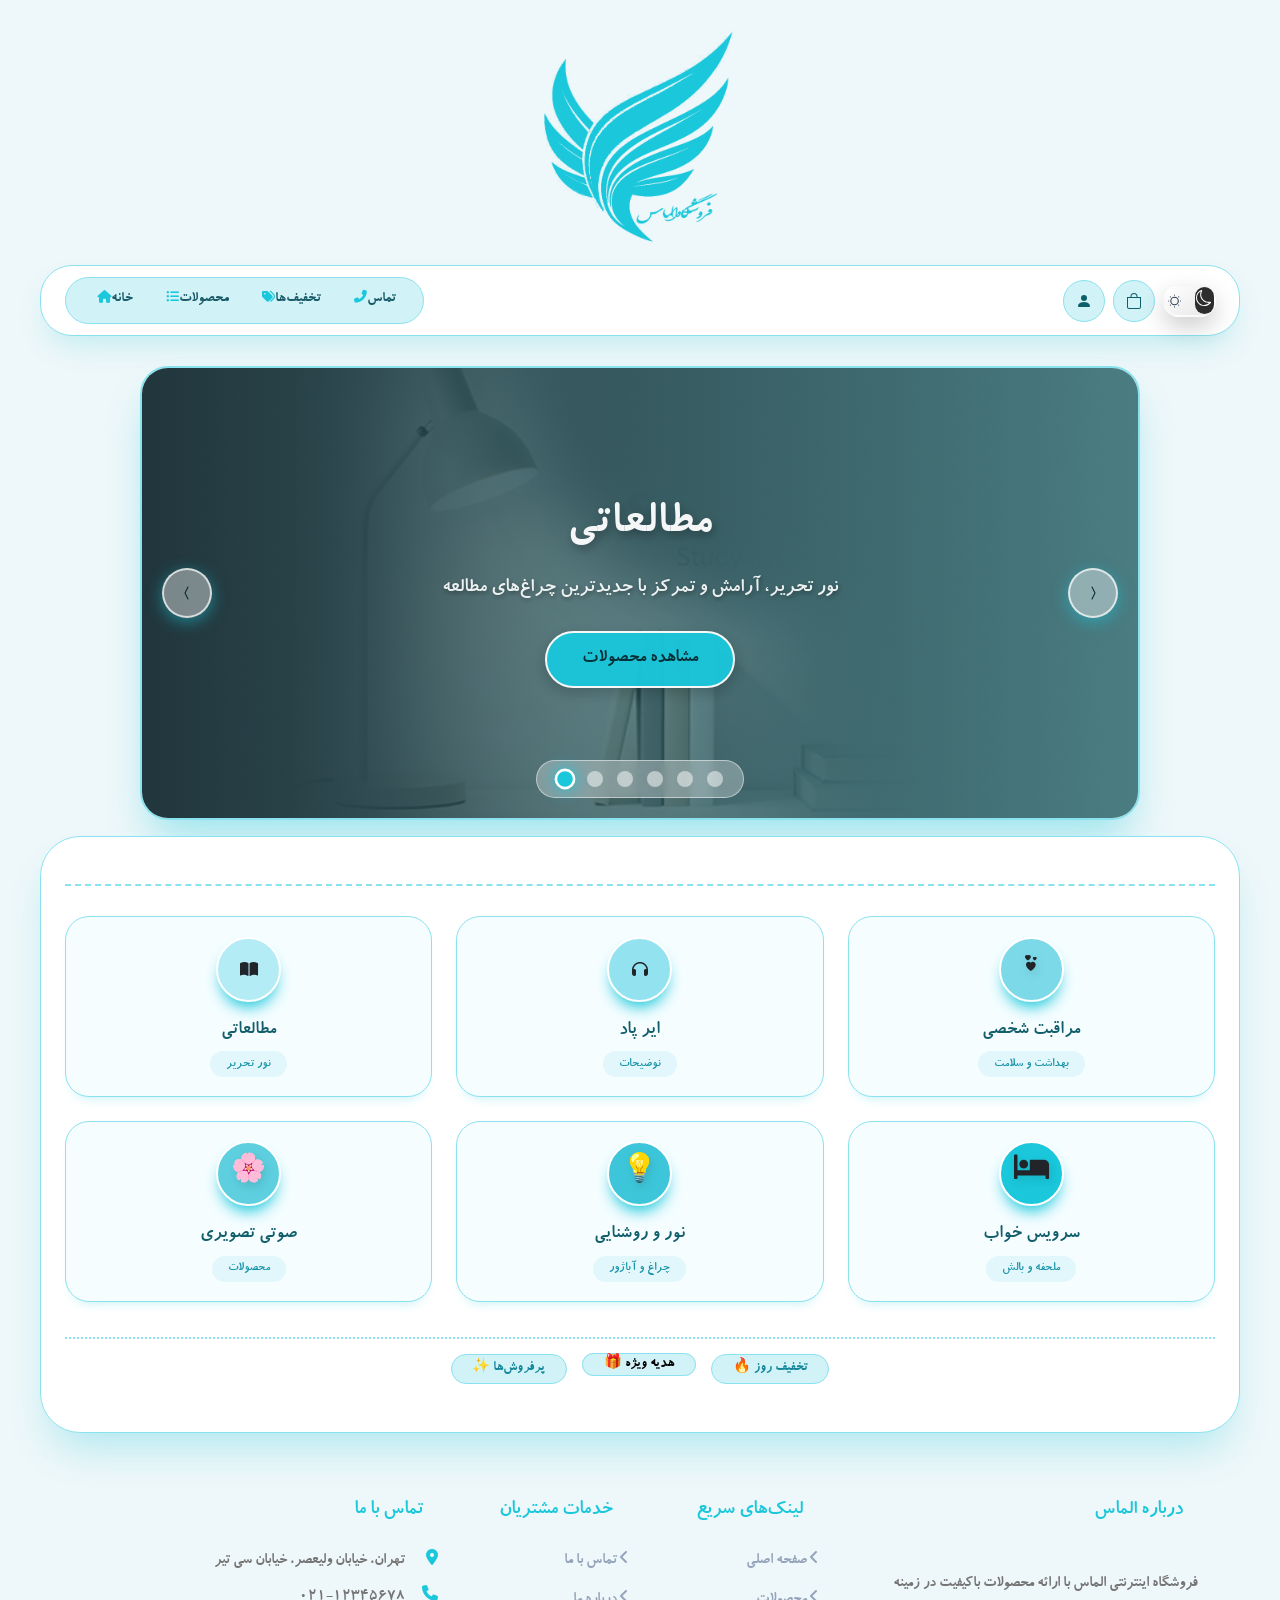
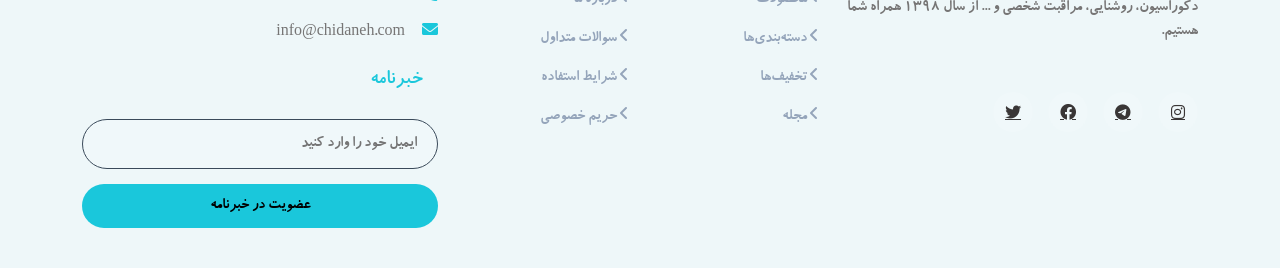
<file: index.html>
<!DOCTYPE html>
<html lang="fa">

<head>
  <meta charset="UTF-8">
  <meta name="viewport" content="width=device-width, initial-scale=1.0">
  <title> فروشگاه الماس </title>

  <link rel="stylesheet" href="./bootstrap/FILE_76c534a7-daf5-4886-a2ac-49315e4f8dcc.css">
  <link rel="stylesheet" href="./style.css">
  <link rel="website icon" type="png" href="./picture/logo.png">
  <link rel="stylesheet" href="https://cdnjs.cloudflare.com/ajax/libs/font-awesome/6.0.0-beta3/css/all.min.css">


</head>

<body>

  <!-- لوگو -->
  <div class="logo-area">

    <img src="./picture/logo2.png" alt="" style="max-width:40% ;" class="mx-auto">


  </div>


  <header class="custom-header">


    <div class="header-container">



      <nav class="nav-links">
        <a href="#"><i class="fas fa-home"></i>خانه</a>
        <a href="./products1.html"><i class="fas fa-list-ul"></i>محصولات</a>
        <a href="#"><i class="fas fa-tags"></i>تخفیف‌ها</a>
        <a href="#"><i class="fas fa-phone-alt"></i>تماس</a>
      </nav>








      <!-- دکمه -->
      <div class="user-actions">
        <a href="./login.htm" class="icon-btn" title="حساب کاربری">
          <svg xmlns="http://www.w3.org/2000/svg" width="16" height="16" fill="currentColor" class="bi bi-person-fill"
            viewBox="0 0 16 16">
            <path d="M3 14s-1 0-1-1 1-4 6-4 6 3 6 4-1 1-1 1zm5-6a3 3 0 1 0 0-6 3 3 0 0 0 0 6" />
          </svg>
        </a>

        <a href="./sabadkharid.html" class="icon-btn" title="سبد خرید">
          <svg xmlns="http://www.w3.org/2000/svg" width="16" height="16" fill="currentColor" class="bi bi-bag"
            viewBox="0 0 16 16">
            <path
              d="M8 1a2.5 2.5 0 0 1 2.5 2.5V4h-5v-.5A2.5 2.5 0 0 1 8 1m3.5 3v-.5a3.5 3.5 0 1 0-7 0V4H1v10a2 2 0 0 0 2 2h10a2 2 0 0 0 2-2V4zM2 5h12v9a1 1 0 0 1-1 1H3a1 1 0 0 1-1-1z" />
          </svg>
        </a>

        <a href="">


          <!--  تغغیر تم-->
          <div class="theme-toggle ">
            <button class="theme-toggle-btn" id="themeToggleBtn">

              <svg id="themeIcon" xmlns="http://www.w3.org/2000/svg" width="20" height="20" fill="currentColor"
                class="bi bi-brightness-low" viewBox="0 0 16 16">
                <path
                  d="M8 11a3 3 0 1 1 0-6 3 3 0 0 1 0 6m0 1a4 4 0 1 0 0-8 4 4 0 0 0 0 8m.5-9.5a.5.5 0 1 1-1 0 .5.5 0 0 1 1 0m0 11a.5.5 0 1 1-1 0 .5.5 0 0 1 1 0m5-5a.5.5 0 1 1 0-1 .5.5 0 0 1 0 1m-11 0a.5.5 0 1 1 0-1 .5.5 0 0 1 0 1m9.743-4.036a.5.5 0 1 1-.707-.707.5.5 0 0 1 .707.707m-7.779 7.779a.5.5 0 1 1-.707-.707.5.5 0 0 1 .707.707m7.072 0a.5.5 0 1 1 .707-.707.5.5 0 0 1-.707.707M3.757 4.464a.5.5 0 1 1 .707-.707.5.5 0 0 1-.707.707" />
              </svg>

              <span class="btn-text" id="themeText">
                <svg xmlns="http://www.w3.org/2000/svg" width="16" height="16" fill="currentColor" class="bi bi-moon"
                  viewBox="0 0 16 16">
                  <path
                    d="M6 .278a.77.77 0 0 1 .08.858 7.2 7.2 0 0 0-.878 3.46c0 4.021 3.278 7.277 7.318 7.277q.792-.001 1.533-.16a.79.79 0 0 1 .81.316.73.73 0 0 1-.031.893A8.35 8.35 0 0 1 8.344 16C3.734 16 0 12.286 0 7.71 0 4.266 2.114 1.312 5.124.06A.75.75 0 0 1 6 .278M4.858 1.311A7.27 7.27 0 0 0 1.025 7.71c0 4.02 3.279 7.276 7.319 7.276a7.32 7.32 0 0 0 5.205-2.162q-.506.063-1.029.063c-4.61 0-8.343-3.714-8.343-8.29 0-1.167.242-2.278.681-3.286" />
                </svg>
              </span>
            </button>
          </div>


        </a>




      </div>
    </div>
  </header>

  <div class="custom-slider">
    <!-- مجموعه اسلایدها -->
    <div class="slides" id="slides">
      <!-- اسلاید 1: مطالعاتی -->
      <div class="slide" style="background-image: url('./picture/بنر3.png');">
        <div class="slide-content">
          <h2>مطالعاتی</h2>
          <p>نور تحریر، آرامش و تمرکز با جدیدترین چراغ‌های مطالعه</p>
          <a href="./product3.html" class="slide-btn">مشاهده محصولات</a>
        </div>
      </div>
      <!-- اسلاید 2: ایرپاد  -->
      <div class="slide" style="background-image: url('./picture/بنر4.png');">
        <div class="slide-content">
          <h2>ایرپاد </h2>
          <p> توضیحات</p>
          <a href="./product4.html" class="slide-btn">محصولات</a>
        </div>
      </div>
      <!-- اسلاید 3: مراقبت شخصی -->
      <div class="slide" style="background-image: url('./picture/بنر5.png');">
        <div class="slide-content">
          <h2>مراقبت شخصی</h2>
          <p>بهداشت و سلامت با محصولات ارگانیک و باکیفیت</p>
          <a href="./product2.html" class="slide-btn"> محصولات</a>
        </div>
      </div>
      <!-- اسلاید 4: صوتی تصویری -->
      <div class="slide" style="background-image: url('./picture/بنر6.png');">
        <div class="slide-content">
          <h2>صوتی تصویری</h2>
          <p> توضیحات</p>
          <a href="./product7.html" class="slide-btn text-decoration-none">محصولات</a>
        </div>
      </div>
      <!-- اسلاید 5: نور و روشنایی -->
      <div class="slide" style="background-image: url('./picture/بنر1.png');">
        <div class="slide-content">
          <h2>نور و روشنایی</h2>
          <p>چراغ و آباژورهای مدرن برای فضای دلنشین</p>
          <a href="./product6.html" class="slide-btn">مشاهده نورها</a>
        </div>
      </div>
      <!-- اسلاید 6: سرویس خواب -->
      <div class="slide" style="background-image: url('./picture/بنر2.png');">
        <div class="slide-content">
          <h2>سرویس خواب</h2>
          <p>ملحفه، بالش و روتختی‌های لوکس و نرم</p>
          <a href="./product5.html" class="slide-btn">انتخاب سرویس خواب</a>
        </div>
      </div>
    </div>

    <!-- دکمه‌های قبلی و بعدی -->
    <div class="slider-btn prev" id="prevBtn">
      <svg xmlns="http://www.w3.org/2000/svg" width="16" height="16" fill="currentColor"
        class="bi bi-chevron-compact-left" viewBox="0 0 16 16">
        <path fill-rule="evenodd"
          d="M9.224 1.553a.5.5 0 0 1 .223.67L6.56 8l2.888 5.776a.5.5 0 1 1-.894.448l-3-6a.5.5 0 0 1 0-.448l3-6a.5.5 0 0 1 .67-.223" />
      </svg>
    </div>
    <div class="slider-btn next" id="nextBtn">
      <svg xmlns="http://www.w3.org/2000/svg" width="16" height="16" fill="currentColor"
        class="bi bi-chevron-compact-right" viewBox="0 0 16 16">
        <path fill-rule="evenodd"
          d="M6.776 1.553a.5.5 0 0 1 .671.223l3 6a.5.5 0 0 1 0 .448l-3 6a.5.5 0 1 1-.894-.448L9.44 8 6.553 2.224a.5.5 0 0 1 .223-.671" />
      </svg>
    </div>

    <!-- دایره‌های نشانگر -->
    <div class="dots-container" id="dotsContainer"></div>
  </div>












  <div class="card-panel my-3">
    <div class="panel-header">


    </div>

    <!-- ردیف ۶ تایی (ریسپانسیو با بوت‌استرپ) -->
    <div class="row g-4 justify-content-center">
      <!-- مطالعاتی -->
      <div class="col-lg-4 col-md-6 col-sm-6 d-flex">
        <div class="category-card cat-1 w-100">
          <div class="circle-icon"><i class="fas fa-book-open"></i></div>
          <a href="./product3.html" class="text-decoration-none">
            <div class="category-title">مطالعاتی</div>
            <div class="category-sub">نور تحریر</div>
          </a>
        </div>
      </div>
      <!-- بخش‌های دیجیتال -->
      <div class="col-lg-4 col-md-6 col-sm-6 d-flex">
        <div class="category-card cat-2 w-100">
          <div class="circle-icon "><i class="fa-solid fa-headphones"></i></div>
          <a href="./product4.html" class="text-decoration-none text-black">
            <div class="category-title">ایر پاد </div>
          </a>
          <div class="category-sub">نوضیحات </div>
        </div>
      </div>
      <!-- مراقبت شخصی -->
      <div class="col-lg-4 col-md-6 col-sm-6 d-flex">
        <div class="category-card cat-3 w-100">
          <div class="circle-icon"><span>
              <svg xmlns="http://www.w3.org/2000/svg" width="16" height="16" fill="currentColor" class="bi bi-hearts"
                viewBox="0 0 16 16">
                <path fill-rule="evenodd"
                  d="M4.931.481c1.627-1.671 5.692 1.254 0 5.015-5.692-3.76-1.626-6.686 0-5.015m6.84 1.794c1.084-1.114 3.795.836 0 3.343-3.795-2.507-1.084-4.457 0-3.343M7.84 7.642c2.71-2.786 9.486 2.09 0 8.358-9.487-6.268-2.71-11.144 0-8.358" />
              </svg></span></div>
          <a href="./product2.html" class="text-decoration-none">
            <div class="category-title">مراقبت شخصی</div>
            <div class="category-sub">بهداشت و سلامت</div>
          </a>
        </div>
      </div>
      <!-- صوتی تصویری -->
      <div class="col-lg-4 col-md-6 col-sm-6 d-flex">
        <div class="category-card cat-4 w-100">
          <div class="circle-icon"><span>🌸</span></div>
          <a href="./product7.html" class="text-decoration-none">
            <div class="category-title">صوتی تصویری</div>
          </a>
          <div class="category-sub"> محصولات</div>
        </div>
      </div>
      <!-- نور و روشنایی -->
      <div class="col-lg-4 col-md-6 col-sm-6 d-flex">
        <div class="category-card cat-5 w-100">
          <div class="circle-icon"><span>💡</span></div>
          <a href="./product6.html" class="text-decoration-none">
            <div class="category-title">نور و روشنایی</div>
          </a>
          <div class="category-sub">چراغ و آباژور</div>
        </div>
      </div>
      <!-- سرویس خواب -->
      <div class="col-lg-4 col-md-6 col-sm-6 d-flex">
        <div class="category-card cat-6 w-100">
          <div class="circle-icon"><span>
              <i class="fas fa-bed"></i>
            </span></div>
          <a href="./product5.html" class="text-decoration-none">
            <div class="category-title">سرویس خواب</div>
          </a>
          <div class="category-sub">ملحفه و بالش</div>
        </div>
      </div>
    </div>

    <!-- پانوشت -->
    <div class="extra-note">
      <span>✨ پرفروش‌ها</span>
      <a href="./gift.html" class="text-decoration-none text-black"> <span>🎁 هدیه ویژه</span></a>
      <span>🔥 تخفیف روز</span>
    </div>
    <div class="text-center mt-3 text-muted small opacity-50">

    </div>
  </div>










  <!-- فوتر اصلی -->
  <footer class="footer">
    <div class="container">
      <div class="row g-4">
        <!-- درباره ما -->
        <div class="col-lg-4 col-md-6 ">
          <h5>درباره الماس</h5>
          <p class="mt-5">فروشگاه اینترنتی الماس با ارائه محصولات باکیفیت در زمینه دکوراسیون، روشنایی، مراقبت شخصی و
            ... از سال ۱۳۹۸ همراه شما هستیم.</p>
          <div class="social-links mt-5 ">
            <a href="#"><i class="fab fa-instagram">

              </i></a>
            <a href="#"><i class="fab fa-telegram">

              </i></a>
            <a href="#"><i class="fab fa-facebook">

              </i></a>
            <a href="#"><i class="fab fa-twitter">

              </i></a>
          </div>
        </div>

        <!-- لینک‌های سریع -->
        <div class="col-lg-2 col-md-6">
          <h5>لینک‌های سریع</h5>
          <ul class="footer-links">
            <li><a href="#"><i class="fas fa-angle-left"></i> صفحه اصلی</a></li>
            <li><a href="#"><i class="fas fa-angle-left"></i> محصولات</a></li>
            <li><a href="#"><i class="fas fa-angle-left"></i> دسته‌بندی‌ها</a></li>
            <li><a href="#"><i class="fas fa-angle-left"></i> تخفیف‌ها</a></li>
            <li><a href="#"><i class="fas fa-angle-left"></i> مجله</a></li>
          </ul>
        </div>

        <!-- خدمات مشتریان -->
        <div class="col-lg-2 col-md-6">
          <h5>خدمات مشتریان</h5>
          <ul class="footer-links">
            <li><a href="#"><i class="fas fa-angle-left"></i> تماس با ما</a></li>
            <li><a href="#"><i class="fas fa-angle-left"></i> درباره ما</a></li>
            <li><a href="#"><i class="fas fa-angle-left"></i> سوالات متداول</a></li>
            <li><a href="#"><i class="fas fa-angle-left"></i> شرایط استفاده</a></li>
            <li><a href="#"><i class="fas fa-angle-left"></i> حریم خصوصی</a></li>
          </ul>
        </div>

        <!-- اطلاعات تماس و خبرنامه -->
        <div class="col-lg-4 col-md-6">
          <h5>تماس با ما</h5>
          <div class="contact-info">
            <p><i class="fas fa-map-marker-alt"></i> تهران، خیابان ولیعصر، خیابان سی تیر</p>
            <p><i class="fas fa-phone"></i> ۰۲۱-۱۲۳۴۵۶۷۸</p>
            <p><i class="fas fa-envelope"></i> info@chidaneh.com</p>
          </div>

          <h5 class="mt-4">خبرنامه</h5>
          <input type="email" class="newsletter-input" placeholder="ایمیل خود را وارد کنید">
          <button class="newsletter-btn w-100">عضویت در خبرنامه</button>
        </div>
      </div>


    </div>
  </footer>




  <script src="./bootstrap/FILE_f4080421-dc4a-48f4-b9b7-514e78521c84.js"></script>
  <script src="./main.js"></script>
</body>

</html>
</file>
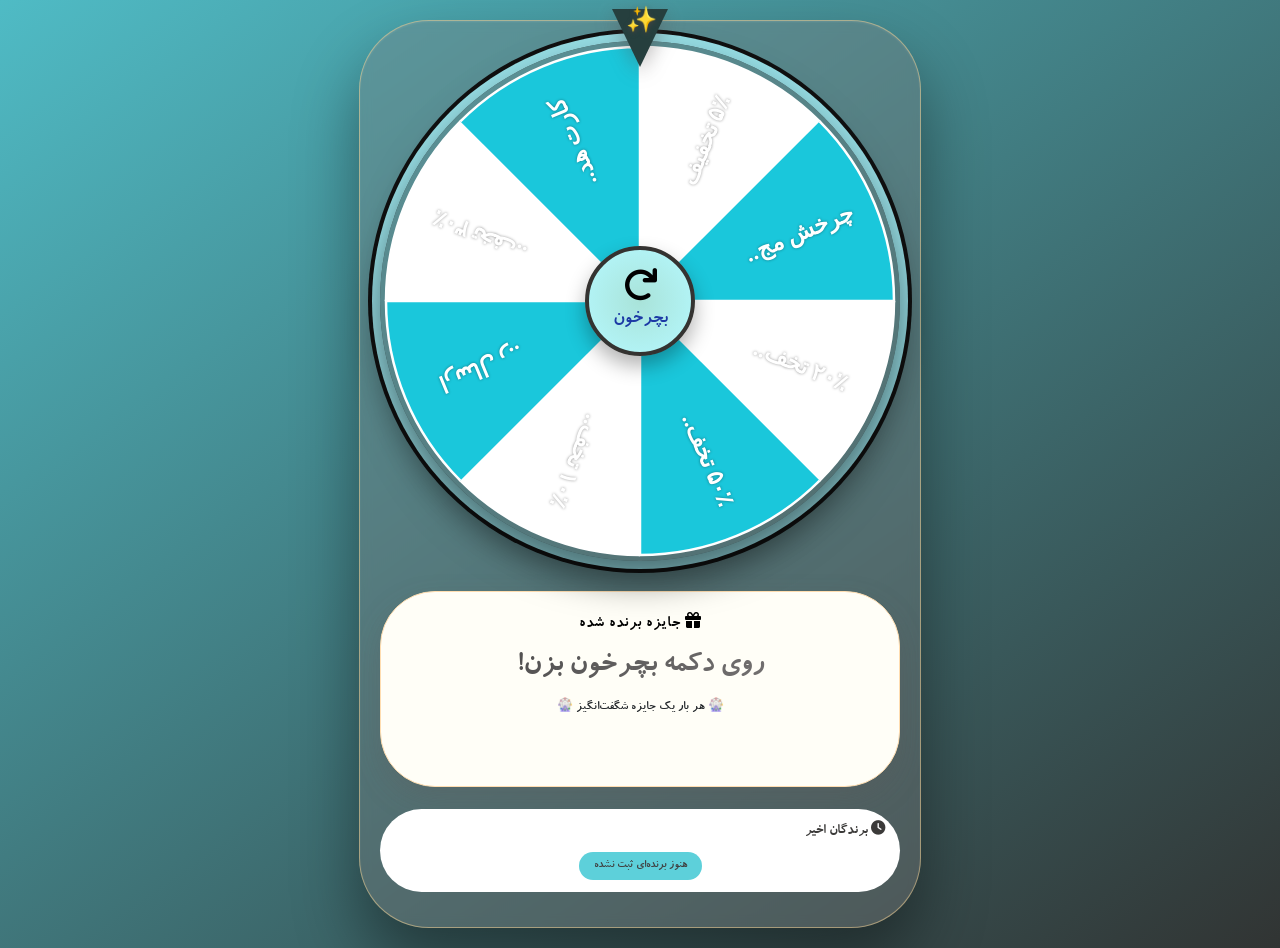
<file: gift.html>
<!DOCTYPE html>
<html lang="fa" dir="rtl">
<head>
  <meta charset="UTF-8">
  <meta name="viewport" content="width=device-width, initial-scale=1.0, user-scalable=no">
  <title>گردونه شانس چرخشی | مسابقه جایزه</title>
  <link rel="stylesheet" href="https://cdnjs.cloudflare.com/ajax/libs/font-awesome/6.0.0-beta3/css/all.min.css">
  <link rel="stylesheet" href="./bootstrap/FILE_76c534a7-daf5-4886-a2ac-49315e4f8dcc.css">
  <style>
    @font-face {
      font-family: b koodak;
      src: url(./font/B-Koodak-Fontjo.com/B\ Koodak\ Bold.ttf);
    }
    * {
      margin: 0;
      padding: 0;
      box-sizing: border-box;
      user-select: none;
      -webkit-tap-highlight-color: transparent;
      font-family:b koodak;
    }

    body {
      background: linear-gradient(145deg, #4fbbc5 0%, #313433 100%);
      min-height: 100vh;
      display: flex;
      justify-content: center;
      align-items: center;
      padding: 20px;
    }

    /* کانتینر اصلی گردونه */
    .wheel-card {
      background: rgba(124, 120, 120, 0.35);
      backdrop-filter: blur(6px);
      border-radius: 70px;
      padding: 20px 20px 35px;
      box-shadow: 0 35px 65px rgba(0, 0, 0, 0.4), inset 0 1px 2px rgba(255,255,255,0.1);
      border: 1px solid rgba(255,215,150,0.5);
      transition: all 0.2s;
    }

    .wheel-wrapper {
      position: relative;
      width: min(85vw, 85vh, 520px);
      height: min(85vw, 85vh, 520px);
      margin: 0 auto;
    }

    canvas {
      position: absolute;
      top: 0;
      left: 0;
      width: 100% !important;
      height: 100% !important;
      border-radius: 50%;
      box-shadow: 0 20px 35px rgba(0, 0, 0, 0.5), 0 0 0 8px #97dee5, 0 0 0 12px #101010;
      transition: filter 0.2s;
    }

    /* نوک نشانگر (پیکان ثابت) */
    .pointer-fixed {
      position: absolute;
      top: -32px;
      left: 50%;
      transform: translateX(-50%);
      width: 0;
      height: 0;
      border-left: 28px solid transparent;
      border-right: 28px solid transparent;
      border-top: 58px solid #263f3e;
      filter: drop-shadow(0 6px 10px rgba(84, 81, 81, 0.4));
      z-index: 15;
    }
    .pointer-fixed::after {
      content: "✨";
      position: absolute;
      top: -60px;
      left: -14px;
      font-size: 25px;
      color: #ffffff;
      text-shadow: 0 2px 5px rgb(71, 68, 68);
    }

    /* دکمه وسط گردونه */
    .spin-center-btn {
      position: absolute;
      top: 50%;
      left: 50%;
      transform: translate(-50%, -50%);
      width: 110px;
      height: 110px;
      background: radial-gradient(circle, #a9e3d9, #b5f9ff);
      border-radius: 50%;
      border: 4px solid #343331;
      box-shadow: 0 10px 20px rgba(0, 0, 0, 0.3);
      cursor: pointer;
      z-index: 20;
      display: flex;
      flex-direction: column;
      align-items: center;
      justify-content: center;
      font-weight: 900;
      font-size: 1.2rem;
      color: #1c3aa5;
      transition: 0.1s linear;
      backdrop-filter: blur(2px);
    }
    .spin-center-btn:active {
      transform: translate(-50%, -50%) scale(0.94);
    }
    .spin-center-btn i {
      font-size: 2.2rem;
      margin-bottom: 4px;
      color: #000000;
    }

    /* پنل نتیجه و جوایز */
    .result-panel {
      background: #fffef7;
      border-radius: 55px;
      padding: 20px 22px;
      margin-top: 30px;
      text-align: center;
      box-shadow: 0 12px 28px rgba(94, 89, 89, 0.25);
      border: 1px solid #ffddb0;
    }
    .prize-label {
      font-size: 1rem;
      color: #000000;
      letter-spacing: 1px;
      font-weight: 500;
    }
    .prize-value {
      font-size: 1.9rem;
      font-weight: 800;
      background: linear-gradient(135deg, #444343, #807d7d);
      background-clip: text;
      -webkit-background-clip: text;
      color: transparent;
      margin: 8px 0;
    }
    .coupon-box {
      background: #78d9d3;
      border-radius: 80px;
      padding: 10px 18px;
      display: inline-flex;
      align-items: center;
      gap: 12px;
      font-family: monospace;
      font-weight: bold;
      direction: ltr;
      font-size: 1.2rem;
      margin-top: 6px;
    }
    .copy-btn {
      background: #b6bcbd;
      border: none;
      border-radius: 40px;
      padding: 6px 16px;
      font-weight: bold;
      color: #022e36;
      transition: 0.2s;
    }
    .history-area {
      margin-top: 22px;
      background: #ffffff;
      border-radius: 45px;
      padding: 12px 15px;
    }
    .history-title {
      font-size: 0.9rem;
      font-weight: 600;
      color: #3b3a39;
    }
    .history-badges {
      display: flex;
      flex-wrap: wrap;
      gap: 8px;
      justify-content: center;
      margin-top: 10px;
      max-height: 90px;
      overflow-y: auto;
    }
    .history-badge {
      background: #5dd0da;
      border-radius: 50px;
      padding: 5px 15px;
      font-size: 0.75rem;
      font-weight: 500;
      color: #404040;
    }
    button {
      cursor: pointer;
      font-family: 'Vazirmatn', sans-serif;
    }
    @media (max-width: 550px) {
      .wheel-card { padding: 12px 12px 25px; border-radius: 45px; }
      .spin-center-btn { width: 80px; height: 80px; font-size: 0.9rem; }
      .spin-center-btn i { font-size: 1.7rem; }
      .prize-value { font-size: 1.5rem; }
      .coupon-box { font-size: 0.9rem; padding: 5px 12px; }
      .pointer-fixed { border-left: 20px solid transparent; border-right: 20px solid transparent; border-top: 42px solid #ffd966; top: -24px; }
      .pointer-fixed::after { font-size: 18px; top: -44px; left: -10px; }
    }
    @keyframes pulse {
      0% { text-shadow: 0 0 0 rgba(255,215,0,0);}
      100% { text-shadow: 0 0 12px gold; }
    }
    .glow-text {
      animation: pulse 0.5s ease-in-out 2;
    }
  </style>
</head>
<body>

<div class="wheel-card">
  <div class="wheel-wrapper">
    <canvas id="wheelCanvas" width="550" height="550"></canvas>
    <div class="pointer-fixed"></div>
    <div class="spin-center-btn" id="spinButton">
      <i class="fas fa-arrow-rotate-right"></i>
      <span>بچرخون</span>
    </div>
  </div>

  <div class="result-panel">
    <div class="prize-label"><i class="fas fa-gift"></i> جایزه برنده شده</div>
    <div class="prize-value" id="prizeDisplay">—</div>
    <div id="couponContainer" style="min-height: 68px;"></div>
  </div>

  <div class="history-area">
    <div class="history-title"><i class="fas fa-clock"></i> برندگان اخیر</div>
    <div class="history-badges" id="historyList">
      <span class="history-badge">هنوز برنده‌ای ثبت نشده</span>
    </div>
  </div>
</div>

<script>
  (function() {
    // ---------- جوایز گردونه (رنگ‌های شاد) ----------
    const SEGMENTS = [
      { name: "۲۰٪ تخفیف",  value: "۲۰٪ تخفیف ویژه",  color: "#fff",   coupon: "LUCK20" },
      { name: "۵۰٪ تخفیف",  value: "۵۰٪ تخفیف",      color: "#1ac7db",   coupon: "MEGA50" },
      { name: "۱۰٪ تخفیف",  value: "۱۰٪ تخفیف",      color: "#fff",   coupon: "SAVE10" },
      { name: "ارسال رایگان", value: "ارسال رایگان", color: "#1ac7db",   coupon: "FREE_POST" },
      { name: "۳۰٪ تخفیف",  value: "۳۰٪ تخفیف سوپر", color: "#fff",   coupon: "SUPER30" },
      { name: "کارت هدیه ۵۰ک", value: "کارت هدیه ۵۰ هزارتومانی", color: "#1ac7db", coupon: "GIFT50K" },
      { name: "۵٪ تخفیف",   value: "۵٪ تخفیف",        color: "#fff",   coupon: "WELCOME5" },
      { name: "چرخش مجدد",  value: "شانس دوباره 🎡",   color: "#1ac7db",   coupon: "AGAIN" }
    ];
    const SEGMENT_COUNT = SEGMENTS.length;
    const ANGLE_PER_SEG = (Math.PI * 2) / SEGMENT_COUNT;
    
    // ----- DOM elements -----
    const canvas = document.getElementById('wheelCanvas');
    const ctx = canvas.getContext('2d');
    const prizeDisplay = document.getElementById('prizeDisplay');
    const couponContainer = document.getElementById('couponContainer');
    const historyListDiv = document.getElementById('historyList');
    const spinBtn = document.getElementById('spinButton');
    
    // وضعیت گردونه
    let currentRotation = 0;        // رادیان چرخش فعلی
    let isSpinning = false;
    let animFrame = null;
    let spinStartTime = 0;
    let spinDuration = 2000;         // 2 ثانیه
    let startRot = 0;
    let targetRot = 0;
    
    // تاریخچه برنده‌ها (localStorage)
    let winnersHistory = [];
    
    // ---- resize ریسپانسیو ----
    function resizeCanvasSize() {
      const container = document.querySelector('.wheel-wrapper');
      if (!container) return;
      const size = container.clientWidth;
      canvas.width = size;
      canvas.height = size;
      canvas.style.width = `${size}px`;
      canvas.style.height = `${size}px`;
      drawWheel();
    }
    
    // رسم گردونه با زاویه currentRotation
    function drawWheel() {
      if (!ctx) return;
      const w = canvas.width;
      const h = canvas.height;
      const centerX = w / 2;
      const centerY = h / 2;
      const radius = w / 2 - 6;
      
      ctx.clearRect(0, 0, w, h);
      for (let i = 0; i < SEGMENT_COUNT; i++) {
        const start = currentRotation + i * ANGLE_PER_SEG;
        const end = start + ANGLE_PER_SEG;
        ctx.beginPath();
        ctx.arc(centerX, centerY, radius, start, end);
        ctx.lineTo(centerX, centerY);
        ctx.fillStyle = SEGMENTS[i].color;
        ctx.fill();
        ctx.strokeStyle = "white";
        ctx.lineWidth = 2.5;
        ctx.stroke();
        
        // نوشتن متن روی هر بخش
        ctx.save();
        ctx.translate(centerX, centerY);
        ctx.rotate(start + ANGLE_PER_SEG / 2);
        ctx.textAlign = "center";
        ctx.textBaseline = "middle";
        let fontSize = Math.max(12, radius / 11);
        ctx.font = `bold ${fontSize}px 'Vazirmatn'`;
        ctx.fillStyle = "#ffffff";
        ctx.shadowBlur = 3;
        ctx.shadowColor = "rgba(0,0,0,0.4)";
        let shortLabel = SEGMENTS[i].name;
        if (shortLabel.length > 8) shortLabel = shortLabel.slice(0,7)+"..";
        ctx.fillText(shortLabel, radius * 0.68, 0);
        ctx.restore();
      }
      // دایره مرکزی کوچک
      ctx.beginPath();
      ctx.arc(centerX, centerY, w * 0.1, 0, Math.PI * 2);
      ctx.fillStyle = "#fef3d6";
      ctx.fill();
      ctx.shadowBlur = 0;
      ctx.strokeStyle = "#e2b87a";
      ctx.lineWidth = 2;
      ctx.stroke();
    }
    
    // ----- تعیین جایزه بر اساس نشانگر (زاویه ثابت -PI/2 یعنی ساعت 12) -----
    function getCurrentPrizeIndex() {
      // نشانگر در موقعیت بالای دایره: زاویه -PI/2
      const pointerAngle = -Math.PI / 2;
      let rawAngle = (pointerAngle - currentRotation + Math.PI * 2) % (Math.PI * 2);
      let idx = Math.floor(rawAngle / ANGLE_PER_SEG);
      return idx % SEGMENT_COUNT;
    }
    
    // ذخیره تاریخچه و نمایش نتیجه
    function showWinResult(prizeObj, idx) {
      let displayText = prizeObj.value;
      if (prizeObj.name === "چرخش مجدد") displayText = "چرخش مجدد! یک بار دیگر بچرخون 🎡";
      prizeDisplay.innerHTML = `<i class="fas fa-star" style="color:#f1c40f;"></i> ${displayText}`;
      prizeDisplay.classList.add('glow-text');
      setTimeout(() => prizeDisplay.classList.remove('glow-text'), 600);
      
      // نمایش کوپن یا پیام
      if (prizeObj.coupon && prizeObj.name !== "چرخش مجدد") {
        couponContainer.innerHTML = `
          <div class="coupon-box">
            <span style="direction: ltr;">${prizeObj.coupon}</span>
            <button class="copy-btn" data-coupon="${prizeObj.coupon}"><i class="fas fa-copy"></i> کپی</button>
          </div>
        `;
        const copyBtn = couponContainer.querySelector('.copy-btn');
        if (copyBtn) {
          copyBtn.addEventListener('click', (e) => {
            e.stopPropagation();
            const code = copyBtn.dataset.coupon;
            navigator.clipboard.writeText(code);
            showTemporaryNotif("✅ کد تخفیف کپی شد!");
          });
        }
      } else if (prizeObj.name === "چرخش مجدد") {
        couponContainer.innerHTML = `<div style="background:#ffe0b5; border-radius: 50px; padding: 8px 18px; display:inline-block;">🎲 شانس دوباره! دکمه را بزن 🎲</div>`;
      } else {
        couponContainer.innerHTML = `<div style="background:#e6d5b8; border-radius: 40px; padding: 6px 16px; font-size:0.9rem;">🎉 بدون کد - مستقیماً اعتبار دارد 🎉</div>`;
      }
      
      // افزودن به تاریخچه (حداکثر 8 آیتم)
      let historyItem = `${prizeObj.value} ${prizeObj.coupon ? `[${prizeObj.coupon}]` : ''}`;
      winnersHistory.unshift(historyItem);
      if (winnersHistory.length > 8) winnersHistory.pop();
      localStorage.setItem('wheelWinnersList', JSON.stringify(winnersHistory));
      updateHistoryUI();
      
      // اگر جایزه چرخش مجدد باشه، خودکار پیام میدیم (اختیاری)
      if (prizeObj.name === "چرخش مجدد") {
        showTemporaryNotif("✨ شانس دوباره! دکمه رو بزن دوباره بچرخونه ✨");
      }
    }
    
    // بروزرسانی بخش تاریخچه
    function updateHistoryUI() {
      if (!historyListDiv) return;
      if (!winnersHistory.length) {
        historyListDiv.innerHTML = '<span class="history-badge">هنوز برنده‌ای ثبت نشده</span>';
        return;
      }
      let html = '';
      winnersHistory.forEach(item => {
        html += `<div class="history-badge">🎁 ${item}</div>`;
      });
      historyListDiv.innerHTML = html;
    }
    
    // نوتیف موقت
    function showTemporaryNotif(msg) {
      const toast = document.createElement('div');
      toast.innerText = msg;
      toast.style.cssText = `position:fixed; bottom:30px; left:50%; transform:translateX(-50%); background:#1ac7db; color:#022e36; padding:10px 22px; border-radius:60px; font-weight:bold; z-index:9999; box-shadow:0 5px 15px black; backdrop-filter:blur(6px); font-size:0.9rem;`;
      document.body.appendChild(toast);
      setTimeout(() => toast.remove(), 2300);
    }
    
    // چرخش اصلی
    function startSpin() {
      if (isSpinning) return;
      isSpinning = true;
      
      // تعداد چرخش تصادفی (15 تا 30 دور)
      const extraTurns = Math.floor(Math.random() * 18) + 14; // 14 تا 32 دور
      const randomRad = Math.random() * Math.PI * 2;
      // هدف نهایی = چرخش تصادفی + زاویه اضافه برای توقف روی یک بخش تصادفی (اما عادلانه)
      // ولی چون میخوایم عادلانه باشه و همه بخش ها شانس برابر داشته باشند، تابع زیر توقف کاملاً تصادفی انجام میده
      const randomSegmentIndex = Math.floor(Math.random() * SEGMENT_COUNT);
      // هدف اینه که پس از چرخش، نشانگر روی بخش randomSegmentIndex قرار بگیره
      // زاویه هدف برای نشانگر: pointerAngle ثابت = -PI/2
      const targetSegmentCenter = (randomSegmentIndex * ANGLE_PER_SEG) + (ANGLE_PER_SEG/2);
      // معادله: نشانگر = -PI/2  و  currentRotation نهایی باید به گونه ای باشد که نشانگر روی center بخش بیفته
      // بخش مرکزی: نیاز داریم currentRotation نهایی به گونه ای باشد که:  (pointerAngle - finalRotation) ≡ targetSegmentCenter (mod 2PI)
      // => finalRotation ≡ pointerAngle - targetSegmentCenter (mod 2PI)
      let targetRotationRaw = (-Math.PI/2) - targetSegmentCenter;
      targetRotationRaw = ((targetRotationRaw % (Math.PI*2)) + (Math.PI*2)) % (Math.PI*2);
      const fullExtraRotation = extraTurns * (Math.PI*2);
      let finalTarget = targetRotationRaw + fullExtraRotation;
      
      startRot = currentRotation;
      targetRot = finalTarget;
      spinStartTime = performance.now();
      
      function step(now) {
        const elapsed = now - spinStartTime;
        let t = Math.min(1, elapsed / spinDuration);
        // ease out cubic
        const ease = 1 - Math.pow(1 - t, 3);
        const newRot = startRot + (targetRot - startRot) * ease;
        currentRotation = newRot % (Math.PI * 2);
        drawWheel();
        if (t < 1) {
          animFrame = requestAnimationFrame(step);
        } else {
          // چرخش تمام شد
          currentRotation = targetRotationRaw % (Math.PI * 2);
          drawWheel();
          const winnerIdx = getCurrentPrizeIndex();
          const prize = SEGMENTS[winnerIdx];
          showWinResult(prize, winnerIdx);
          isSpinning = false;
          cancelAnimationFrame(animFrame);
          animFrame = null;
          
          // اگر جایزه چرخش مجدد بود -> خودکار دوباره spin کنه؟ برای تجربه بهتر اخطار میدهیم و دستی باید بزنند. ولی میتونیم خودکار دوباره اجرا کنیم
          if (prize.name === "چرخش مجدد") {
            setTimeout(() => {
              if (!isSpinning) {
                startSpin();
              }
            }, 800);
          }
        }
      }
      if (animFrame) cancelAnimationFrame(animFrame);
      animFrame = requestAnimationFrame(step);
    }
    
    // بارگذاری تاریخچه از localStorage
    function loadHistory() {
      const saved = localStorage.getItem('wheelWinnersList');
      if (saved) {
        try {
          winnersHistory = JSON.parse(saved);
          if (!Array.isArray(winnersHistory)) winnersHistory = [];
        } catch(e) { winnersHistory = []; }
      } else {
        winnersHistory = [];
      }
      updateHistoryUI();
    }
    
    // ----- کپی داینامیک برای کوپن بعداً با event delegation -----
    function bindCouponCopy() {
      document.addEventListener('click', (e) => {
        const copyBtn = e.target.closest('.copy-btn');
        if (copyBtn && copyBtn.dataset.coupon) {
          navigator.clipboard.writeText(copyBtn.dataset.coupon);
          showTemporaryNotif("کد تخفیف کپی شد!");
        }
      });
    }
    
    // رویداد لمسی و موس (جلوگیری از کلیک همزمان در حین چرخش)
    spinBtn.addEventListener('click', (e) => {
      e.preventDefault();
      if (!isSpinning) startSpin();
      else showTemporaryNotif("لطفاً صبر کنید، گردونه در حال چرخش است!");
    });
    
    // ریسپانسیو کامل + تغییر سایز ویندوز
    window.addEventListener('resize', () => {
      resizeCanvasSize();
    });
    
    function init() {
      resizeCanvasSize();
      loadHistory();
      bindCouponCopy();
      // نمایش پیام خوش آمد
      prizeDisplay.innerHTML = "روی دکمه بچرخون بزن!";
      couponContainer.innerHTML = `<div style="font-size:0.8rem;">🎡 هر بار یک جایزه شگفت‌انگیز 🎡</div>`;
    }
    
    init();
  })();
</script>
<script src="./bootstrap/FILE_f4080421-dc4a-48f4-b9b7-514e78521c84.js"></script>
</body>
</html>
</file>
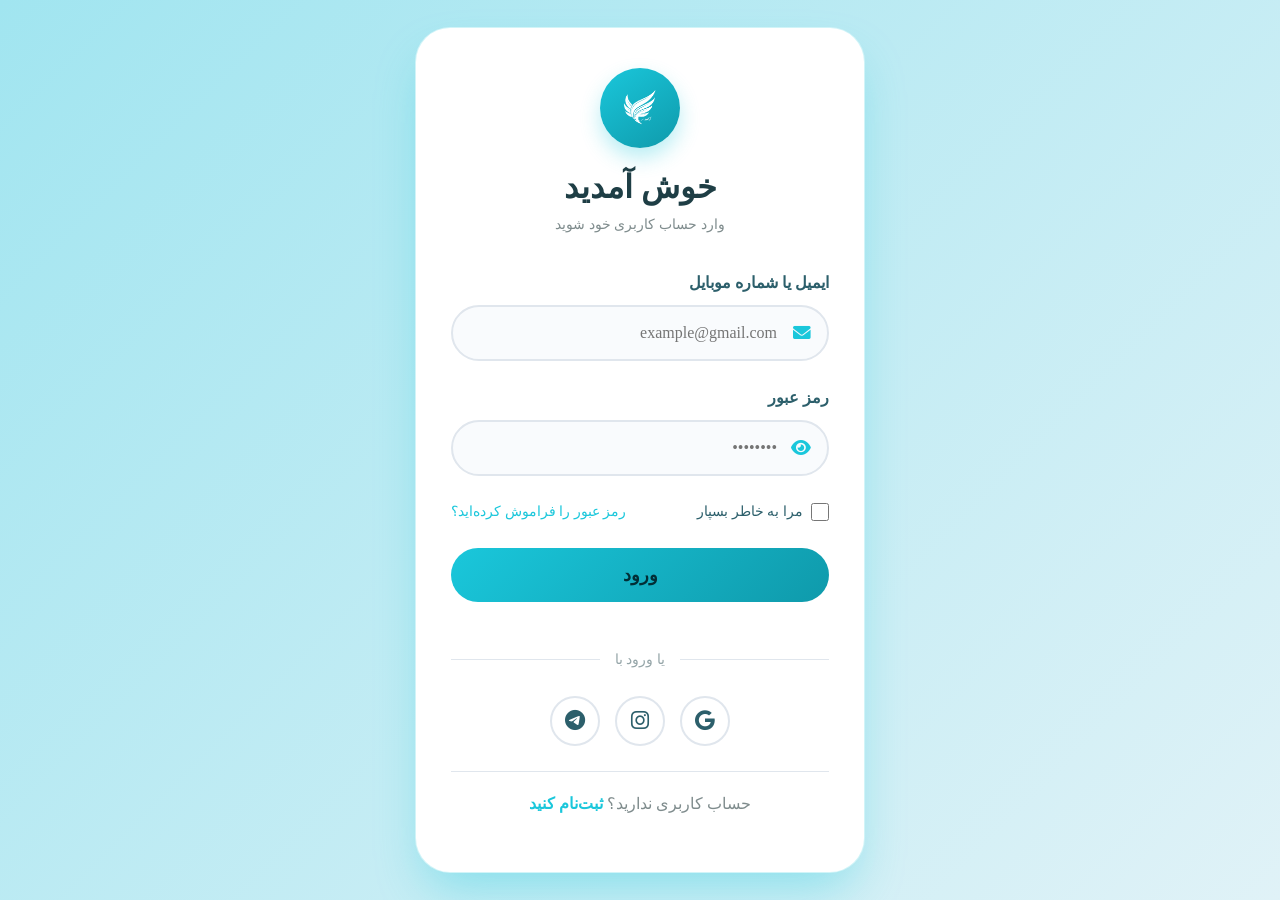
<file: login.htm>
<!DOCTYPE html>
<html lang="fa" dir="rtl">
<head>
  <meta charset="UTF-8">
  <meta name="viewport" content="width=device-width, initial-scale=1.0">
  <title>فرم ورود </title>
  <link rel="stylesheet" href="./bootstrap/FILE_76c534a7-daf5-4886-a2ac-49315e4f8dcc.css">
  <link rel="stylesheet" href="https://cdnjs.cloudflare.com/ajax/libs/font-awesome/6.0.0-beta3/css/all.min.css">
  <link rel="website icon" type="png" href="./picture/logo.png">

  <style>
    * {
      font-family: b koodak;
      margin: 0;
      padding: 0;
      box-sizing: border-box;
    }
    
    :root {
      --primary: #1ac7db;
      --primary-dark: #0f9aab;
      --primary-light: #a1e5f0;
      --gray-bg: #f8fafc;
    }
    
    body {
      background: linear-gradient(135deg, var(--primary-light) 0%, #e0f2f7 100%);
      min-height: 100vh;
      display: flex;
      align-items: center;
      justify-content: center;
      padding: 20px;
    }
    
    .login-container {
      max-width: 450px;
      width: 100%;
    }
    
    .login-card {
      background: white;
      border-radius: 35px;
      padding: 40px 35px;
      box-shadow: 0 25px 50px -12px rgba(26,199,219,0.4);
      border: 1px solid rgba(26,199,219,0.2);
      transition: transform 0.3s ease;
    }
    
    .login-card:hover {
      transform: translateY(-5px);
    }
    
    .login-header {
      text-align: center;
      margin-bottom: 35px;
    }
    
    .login-logo {
      width: 80px;
      height: 80px;
      background: linear-gradient(145deg, var(--primary), var(--primary-dark));
      border-radius: 50%;
      display: flex;
      align-items: center;
      justify-content: center;
      margin: 0 auto 20px;
      box-shadow: 0 10px 20px rgba(26,199,219,0.3);
    }
    
    .login-logo i {
      font-size: 40px;
      color: white;
    }
    
    .login-header h2 {
      font-weight: 700;
      color: #1e3e45;
      margin-bottom: 8px;
    }
    
    .login-header p {
      color: #7f8c8d;
      font-size: 0.9rem;
    }
    
    .form-group {
      margin-bottom: 25px;
    }
    
    .form-group label {
      display: block;
      margin-bottom: 10px;
      font-weight: 600;
      color: #2c5f6b;
    }
    
    .input-group-custom {
      position: relative;
    }
    
    .input-group-custom i {
      position: absolute;
      right: 18px;
      top: 50%;
      transform: translateY(-50%);
      color: var(--primary);
      font-size: 1.1rem;
      z-index: 1;
    }
    
    .input-group-custom input {
      width: 100%;
      padding: 14px 50px 14px 18px;
      border: 2px solid #e0e6ed;
      border-radius: 50px;
      font-size: 1rem;
      transition: all 0.3s;
      background: #f9fbfd;
    }
    
    .input-group-custom input:focus {
      outline: none;
      border-color: var(--primary);
      background: white;
      box-shadow: 0 0 0 4px rgba(26,199,219,0.1);
    }
    
    .password-toggle {
      position: absolute;
      left: 18px;
      top: 50%;
      transform: translateY(-50%);
      cursor: pointer;
      color: #95a5a6;
      transition: 0.2s;
      z-index: 1;
    }
    
    .password-toggle:hover {
      color: var(--primary);
    }
    
    .form-options {
      display: flex;
      justify-content: space-between;
      align-items: center;
      margin-bottom: 25px;
      flex-wrap: wrap;
      gap: 10px;
    }
    
    .checkbox-label {
      display: flex;
      align-items: center;
      gap: 8px;
      cursor: pointer;
      color: #2c5f6b;
      font-size: 0.9rem;
    }
    
    .checkbox-label input {
      width: 18px;
      height: 18px;
      cursor: pointer;
      accent-color: var(--primary);
    }
    
    .forgot-link {
      color: var(--primary);
      text-decoration: none;
      font-size: 0.9rem;
      transition: 0.2s;
    }
    
    .forgot-link:hover {
      color: var(--primary-dark);
      text-decoration: underline;
    }
    
    .login-btn {
      width: 100%;
      background: linear-gradient(135deg, var(--primary), var(--primary-dark));
      border: none;
      padding: 14px;
      border-radius: 50px;
      font-weight: 700;
      font-size: 1.1rem;
      color: #022e36;
      transition: 0.3s;
      margin-bottom: 20px;
    }
    
    .login-btn:hover {
      transform: scale(1.02);
      box-shadow: 0 10px 25px rgba(26,199,219,0.4);
      color: #011a1f;
    }
    
    .divider {
      text-align: center;
      position: relative;
      margin: 25px 0;
    }
    
    .divider::before {
      content: '';
      position: absolute;
      top: 50%;
      left: 0;
      right: 0;
      height: 1px;
      background: #e0e6ed;
    }
    
    .divider span {
      background: white;
      padding: 0 15px;
      position: relative;
      color: #95a5a8;
      font-size: 0.9rem;
    }
    
    .social-login {
      display: flex;
      gap: 15px;
      justify-content: center;
    }
    
    .social-btn {
      width: 50px;
      height: 50px;
      border-radius: 50%;
      border: 2px solid #e0e6ed;
      background: white;
      display: flex;
      align-items: center;
      justify-content: center;
      transition: 0.3s;
      text-decoration: none;
      color: #2c5f6b;
    }
    
    .social-btn:hover {
      border-color: var(--primary);
      transform: translateY(-3px);
      box-shadow: 0 5px 15px rgba(26,199,219,0.2);
    }
    
    .social-btn i {
      font-size: 1.3rem;
    }
    
    .register-link {
      text-align: center;
      margin-top: 25px;
      padding-top: 20px;
      border-top: 1px solid #e0e6ed;
    }
    
    .register-link p {
      color: #7f8c8d;
    }
    
    .register-link a {
      color: var(--primary);
      text-decoration: none;
      font-weight: 600;
    }
    
    .register-link a:hover {
      text-decoration: underline;
    }
    
    .error-message {
      color: #ff4757;
      font-size: 0.8rem;
      margin-top: 8px;
      margin-right: 15px;
      display: none;
    }
    
    @media (max-width: 480px) {
      .login-card {
        padding: 30px 20px;
      }
      .form-options {
        flex-direction: column;
        align-items: flex-start;
      }
    }
  </style>
</head>
<body>
<div class="login-container">
  <div class="login-card">
    <div class="login-header">
      <div class="login-logo">
        <img src="./picture/logo3.png" style="max-height:50% ;" alt="">
      </div>
      <h2>خوش آمدید</h2>
      <p>وارد حساب کاربری خود شوید</p>
    </div>

    <form id="loginForm">
      <div class="form-group">
        <label>ایمیل یا شماره موبایل</label>
        <div class="input-group-custom">
          <i class="fas fa-envelope"></i>
          <input type="text" id="username" placeholder="example@gmail.com" autocomplete="off">
        </div>
        <div class="error-message" id="usernameError">لطفا ایمیل یا شماره موبایل را وارد کنید</div>
      </div>

      <div class="form-group">
        <label>رمز عبور</label>
        <div class="input-group-custom">
          
          <input type="password" id="password" placeholder="••••••••">
          <i class="fas fa-eye password-toggle" id="togglePassword"></i>
        </div>
        <div class="error-message" id="passwordError">رمز عبور باید حداقل ۶ کاراکتر باشد</div>
      </div>

      <div class="form-options">
        <label class="checkbox-label">
          <input type="checkbox" id="rememberMe"> مرا به خاطر بسپار
        </label>
        <a href="#" class="forgot-link">رمز عبور را فراموش کرده‌اید؟</a>
      </div>

      <button type="submit" class="login-btn">ورود</button>
    </form>

    <div class="divider">
      <span>یا ورود با</span>
    </div>

    <div class="social-login">
      <a href="#" class="social-btn"><i class="fab fa-google"></i></a>
      <a href="#" class="social-btn"><i class="fab fa-instagram"></i></a>
      <a href="#" class="social-btn"><i class="fab fa-telegram"></i></a>
    </div>

    <div class="register-link">
      <p>حساب کاربری ندارید؟ <a href="./register.html" id="registerLink">ثبت‌نام کنید</a></p>
    </div>
  </div>
</div>

<script>
  // نمایش/مخفی کردن رمز عبور
  const togglePassword = document.getElementById('togglePassword');
  const passwordInput = document.getElementById('password');
  
  togglePassword.addEventListener('click', function() {
    const type = passwordInput.getAttribute('type') === 'password' ? 'text' : 'password';
    passwordInput.setAttribute('type', type);
    this.classList.toggle('fa-eye-slash');
  });
  
  // اعتبارسنجی فرم
  const loginForm = document.getElementById('loginForm');
  const username = document.getElementById('username');
  const usernameError = document.getElementById('usernameError');
  const password = document.getElementById('password');
  const passwordError = document.getElementById('passwordError');
  
  loginForm.addEventListener('submit', function(e) {
    e.preventDefault();
    let isValid = true;
    
    // اعتبارسنجی نام کاربری
    if (username.value.trim() === '') {
      usernameError.style.display = 'block';
      isValid = false;
    } else {
      usernameError.style.display = 'none';
    }
    
    // اعتبارسنجی رمز عبور
    if (password.value.length < 6) {
      passwordError.style.display = 'block';
      isValid = false;
    } else {
      passwordError.style.display = 'none';
    }
    
    if (isValid) {
      // نمایش نوتیفیکیشن موفقیت
      const successDiv = document.createElement('div');
      successDiv.textContent = 'ورود با موفقیت انجام شد!';
      successDiv.style.cssText = `
        position: fixed;
        top: 20px;
        left: 50%;
        transform: translateX(-50%);
        background: #1ac7db;
        color: white;
        padding: 12px 30px;
        border-radius: 50px;
        z-index: 1000;
        font-weight: 500;
        animation: fadeInOut 3s ease forwards;
      `;
      document.body.appendChild(successDiv);
      
      setTimeout(() => {
        successDiv.remove();
      }, 3000);
      
      // ذخیره در localStorage اگر "مرا به خاطر بسپار" فعال باشد
      if (document.getElementById('rememberMe').checked) {
        localStorage.setItem('rememberedUser', username.value);
      } else {
        localStorage.removeItem('rememberedUser');
      }

    }
  });
  
  // بارگذاری کاربر ذخیره شده
  const rememberedUser = localStorage.getItem('rememberedUser');
  if (rememberedUser) {
    username.value = rememberedUser;
    document.getElementById('rememberMe').checked = true;
  }

  // انیمیشن fadeInOut
  const style = document.createElement('style');
  style.textContent = `
    @keyframes fadeInOut {
      0% { opacity: 0; transform: translateX(-50%) translateY(-20px); }
      15% { opacity: 1; transform: translateX(-50%) translateY(0); }
      85% { opacity: 1; transform: translateX(-50%) translateY(0); }
      100% { opacity: 0; transform: translateX(-50%) translateY(-20px); }
    }
  `;
  document.head.appendChild(style);
</script>
<script src="./bootstrap/FILE_f4080421-dc4a-48f4-b9b7-514e78521c84.js"></script>
</body>
</html>
</file>
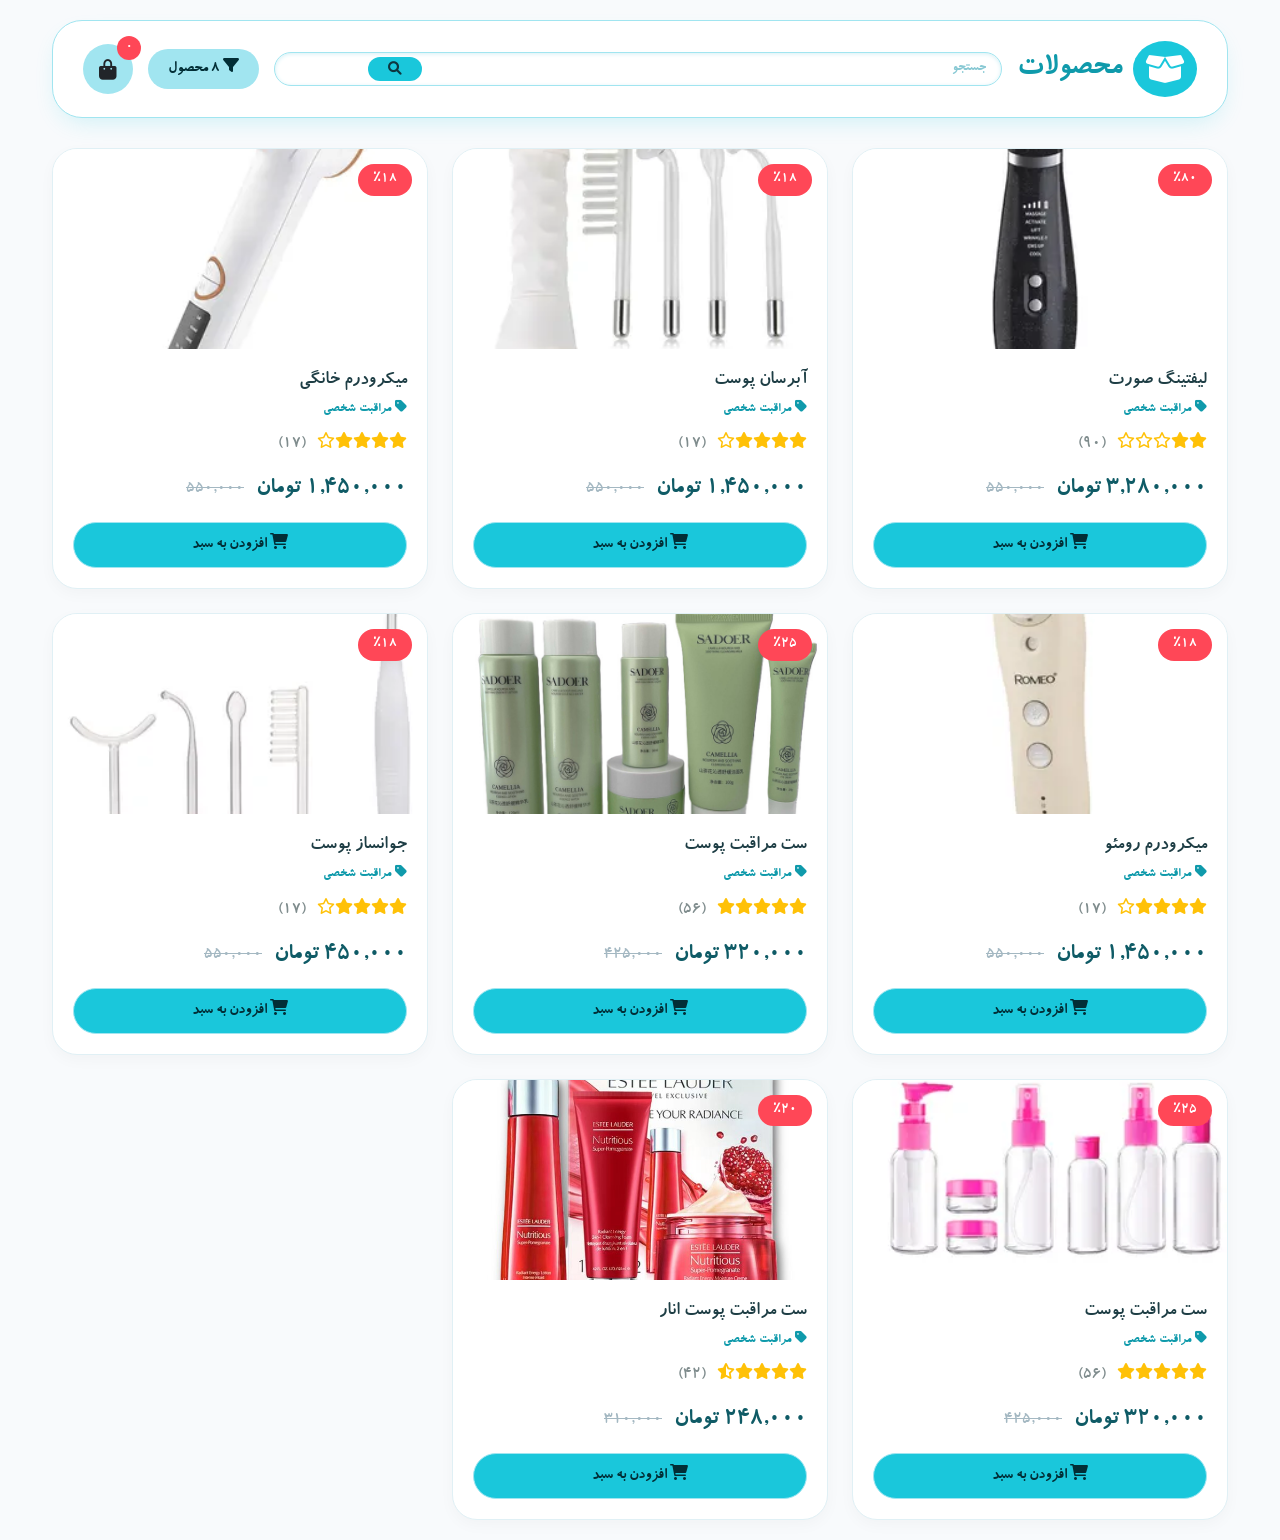
<file: product2.html>
<!DOCTYPE html>
<html lang="fa" dir="rtl">
<head>
  <meta charset="UTF-8">
  <meta name="viewport" content="width=device-width, initial-scale=1.0">
  <title>محصولات و سبد خرید</title>
  <link rel="stylesheet" href="./bootstrap/FILE_76c534a7-daf5-4886-a2ac-49315e4f8dcc.css">
  <link rel="stylesheet" href="./style.css">
  <link rel="website icon" type="png" href="./picture/logo.png">
  <link rel="stylesheet" href="https://cdnjs.cloudflare.com/ajax/libs/font-awesome/6.0.0-beta3/css/all.min.css">
  <style>
    * {   font-family: b koodak; margin: 0; padding: 0; box-sizing: border-box; }
    :root { --primary: #1ac7db; --primary-dark: #0f9aab; --primary-light: #a1e5f0; --gray-bg: #f8fafc; }
    body { background-color: var(--gray-bg); padding: 20px; position: relative; }
    .container { max-width: 1200px; margin: 0 auto; }
    
    /* هدر صفحه */
    .page-header { background: white; border-radius: 30px; padding: 20px 30px; margin-bottom: 30px; box-shadow: 0 10px 25px -8px rgba(26,199,219,0.2); border: 1px solid var(--primary-light); display: flex; align-items: center; justify-content: space-between; flex-wrap: wrap; gap: 15px; }
    .page-header h1 { color: var(--primary-dark); font-weight: 700; font-size: 2rem; margin: 0; display: flex; align-items: center; gap: 10px; }
    .page-header h1 i { background: var(--primary); color: white; padding: 12px; border-radius: 50%; }
    .filter-badge { background: var(--primary-light); padding: 8px 20px; border-radius: 40px; color: #022e36; font-weight: 500; }
    
    /* آیکون سبد خرید در هدر */
    .cart-icon-header {
      position: relative;
      cursor: pointer;
      background: var(--primary-light);
      width: 50px;
      height: 50px;
      border-radius: 50%;
      display: flex;
      align-items: center;
      justify-content: center;
      transition: 0.2s;
    }
    .cart-icon-header:hover { background: var(--primary); }
    .cart-count-badge {
      position: absolute;
      top: -8px;
      right: -8px;
      background: #ff4757;
      color: white;
      border-radius: 50%;
      width: 24px;
      height: 24px;
      font-size: 12px;
      display: flex;
      align-items: center;
      justify-content: center;
      font-weight: bold;
    }
    
    /* کارت محصول */
    .product-card { background: white; border-radius: 25px; overflow: hidden; border: 1px solid #e0f0f5; transition: 0.3s; height: 100%; box-shadow: 0 5px 15px rgba(0,0,0,0.03); }
    .product-card:hover { transform: translateY(-8px); box-shadow: 0 20px 30px -8px var(--primary); border-color: var(--primary); }
    .product-img { height: 200px; background-size: cover; background-position: center; position: relative; }
    .discount-badge { position: absolute; top: 15px; right: 15px; background: #ff4757; color: white; padding: 5px 15px; border-radius: 30px; font-weight: 600; font-size: 0.9rem; z-index: 2; }
    .product-body { padding: 20px; }
    .product-title { font-weight: 700; color: #1e3e45; margin-bottom: 8px; font-size: 1.2rem; }
    .product-category { color: var(--primary-dark); font-size: 0.85rem; margin-bottom: 12px; display: block; }
    .product-price { display: flex; align-items: center; gap: 12px; margin: 15px 0; }
    .current-price { font-size: 1.5rem; font-weight: 700; color: #0f5b66; }
    .old-price { text-decoration: line-through; color: #a4b8c2; font-size: 1rem; }
    .rating { color: #ffc107; margin-bottom: 15px; }
    .rating span { color: #7f8c8d; margin-right: 8px; }
    .btn-add { background: var(--primary); border: none; border-radius: 50px; padding: 10px 20px; font-weight: 600; color: #022e36; width: 100%; transition: 0.2s; border: 1px solid var(--primary-light); }
    .btn-add:hover { background: var(--primary-dark); color: white; }
    
    /* سایدبار سبد خرید */
    .cart-sidebar {
      position: fixed;
      top: 0;
      left: -400px;
      width: 380px;
      height: 100%;
      background: white;
      box-shadow: -5px 0 25px rgba(0,0,0,0.15);
      z-index: 1000;
      transition: 0.3s;
      display: flex;
      flex-direction: column;
    }
    .cart-sidebar.active { left: 0; }
    .cart-sidebar-header {
      padding: 20px;
      border-bottom: 2px solid var(--primary-light);
      display: flex;
      justify-content: space-between;
      align-items: center;
    }
    .cart-sidebar-header h4 { margin: 0; color: var(--primary-dark); }
    .close-cart { background: none; border: none; font-size: 1.8rem; cursor: pointer; color: #999; }
    .close-cart:hover { color: #ff4757; }
    .cart-items-list { flex: 1; overflow-y: auto; padding: 20px; }
    .cart-item { display: flex; gap: 12px; margin-bottom: 20px; padding-bottom: 15px; border-bottom: 1px solid #eee; }
    .cart-item-img { width: 70px; height: 70px; border-radius: 16px; object-fit: cover; }
    .cart-item-info { flex: 1; }
    .cart-item-title { font-weight: 600; margin-bottom: 4px; font-size: 0.95rem; }
    .cart-item-price { color: var(--primary-dark); font-weight: 700; font-size: 0.9rem; }
    .cart-qty { display: flex; align-items: center; gap: 8px; margin-top: 8px; }
    .cart-qty button { width: 28px; height: 28px; border-radius: 50%; border: 1px solid #ddd; background: white; cursor: pointer; }
    .cart-qty button:hover { background: var(--primary); color: white; }
    .remove-item { color: #ff6b6b; background: none; border: none; font-size: 1rem; cursor: pointer; margin-right: 8px; }
    .cart-footer { padding: 20px; border-top: 2px solid var(--primary-light); }
    .total-row { display: flex; justify-content: space-between; font-weight: 700; margin-bottom: 15px; font-size: 1.1rem; }
    .checkout-btn { background: var(--primary); border: none; border-radius: 50px; padding: 12px; width: 100%; font-weight: 700; margin-bottom: 10px; }
    .checkout-btn:hover { background: var(--primary-dark); color: white; }
    .clear-cart-btn { background: none; border: none; color: #ff6b6b; width: 100%; padding: 8px; }
    .overlay {
      position: fixed;
      top: 0;
      left: 0;
      width: 100%;
      height: 100%;
      background: rgba(0,0,0,0.5);
      z-index: 999;
      display: none;
    }
    .overlay.active { display: block; }
    
    .search-wrapper { display: flex; gap: 8px; background: white; border: 1px solid var(--primary-light); border-radius: 50px; padding: 5px 15px; }
    .search-wrapper input { border: none; outline: none; background: transparent; }
    .search-wrapper button { background: var(--primary); border: none; border-radius: 50px; padding: 5px 20px; }
    
    @media (max-width: 576px) {
      .cart-sidebar { width: 100%; left: -100%; }
      .page-header { flex-direction: column; text-align: center; }
    }
  </style>
</head>
<body>

<div class="container">
  <!-- هدر صفحه محصولات با آیکون سبد خرید -->
  <div class="page-header">
    <h1><i class="fas fa-box-open"></i> محصولات</h1>
    <div class="search-wrapper">
      <input id="searchProducts" type="text" style="position:relative ;" placeholder="جستجو">
      <button style="position: absolute; right: 67%;"><i class="fas fa-search"></i> </button>
    </div>
    <div style="display: flex; gap: 15px; align-items: center;">
      <div class="filter-badge"><i class="fas fa-filter"></i> <span id="productCount">۱۲</span> محصول</div>
      <div class="cart-icon-header" id="cartIcon">
        <i class="fas fa-shopping-bag fa-lg"></i>
        <span class="cart-count-badge" id="cartCount">0</span>
      </div>
    </div>
  </div>

 

  <!-- لیست محصولات -->
  <div class="row g-4" id="productsContainer">
    <!-- محصولات توسط JS رندر می‌شوند -->
  </div>


<!-- سایدبار سبد خرید -->
<div class="overlay" id="overlay"></div>
<div class="cart-sidebar" id="cartSidebar">
  <div class="cart-sidebar-header">
    <h4><i class="fas fa-shopping-bag"></i> سبد خرید</h4>
    <button class="close-cart" id="closeCartBtn">&times;</button>
  </div>
  <div class="cart-items-list" id="cartItemsList">
    <div class="text-center text-muted py-4">سبد خرید خالی است</div>
  </div>
  <div class="cart-footer">
    <div class="total-row">
      <span>جمع کل:</span>
      <span id="cartTotalPrice">0 تومان</span>
    </div>
    <button class="checkout-btn" id="checkoutBtn">نهایی کردن خرید</button>
    <button class="clear-cart-btn" id="clearCartBtn">حذف همه</button>
  </div>
</div>

<script>
  // ========== لیست محصولات ==========
  const products = [
  { id: 13, title: " لیفتینگ صورت", category: "مراقبت شخصی ", price: 3280000, oldPrice: 550000, image: "./picture/مراقبتی لیفتینگ.webp", discount: 80, rating: 2, reviews: 90 },
  { id: 14, title: " آبرسان پوست", category: "مراقبت شخصی ", price: 1450000, oldPrice: 550000, image: "./picture/دستگاه آبرسان.webp", discount: 18, rating: 4, reviews: 17 },
  { id: 15, title: "  میکرودرم خانگی", category: "مراقبت شخصی ", price: 1450000, oldPrice: 550000, image: "./picture/میگرودرم.webp", discount: 18, rating: 4, reviews: 17 },
  { id: 16, title: "  میکرودرم رومئو", category: "مراقبت شخصی ", price: 1450000, oldPrice: 550000, image: "./picture/میکرودرم رومئو.webp", discount: 18, rating: 4, reviews: 17 },
  { id: 10, title: "ست مراقبت پوست", category: "مراقبت شخصی", price: 320000, oldPrice: 425000, image: "./picture/محصول4.jpg", discount: 25, rating: 5, reviews: 56 },
  { id: 12, title: "جوانساز پوست", category: "مراقبت شخصی ", price: 450000, oldPrice: 550000, image: "./picture/جوانساز پوست.webp", discount: 18, rating: 4, reviews: 17 },
  { id: 4, title: "ست مراقبت پوست", category: "مراقبت شخصی", price: 320000, oldPrice: 425000, image: "./picture/مراقبتی.webp", discount: 25, rating: 5, reviews: 56 },
  { id: 7, title: "   ست مراقبت پوست انار", category: " مراقبت شخصی ", price: 248000, oldPrice: 310000, image: "./picture/محصول10.jpg", discount: 20, rating: 4.5, reviews: 42 },

  ];

  // ========== سبد خرید ==========
  let cart = JSON.parse(localStorage.getItem('cart')) || [];

  // رندر ستاره‌ها
  function renderRating(rating) {
    let stars = '';
    for (let i = 1; i <= 5; i++) {
      if (i <= rating) stars += '<i class="fas fa-star"></i>';
      else if (i - 0.5 <= rating) stars += '<i class="fas fa-star-half-alt"></i>';
      else stars += '<i class="far fa-star"></i>';
    }
    return stars;
  }

  // رندر محصولات
  function renderProducts(filterCategory = 'همه', searchText = '') {
    const container = document.getElementById('productsContainer');
    if (!container) return;
    
    let filtered = products.filter(p => {
      const matchCategory = filterCategory === 'همه' || p.category === filterCategory;
      const matchSearch = p.title.includes(searchText) || p.category.includes(searchText);
      return matchCategory && matchSearch;
    });
    
    document.getElementById('productCount').innerText = filtered.length;
    
    if (filtered.length === 0) {
      container.innerHTML = '<div class="col-12 text-center py-5">محصولی یافت نشد</div>';
      return;
    }
    
    container.innerHTML = filtered.map(product => `
      <div class="col-lg-4 col-md-6">
        <div class="product-card">
          <div class="product-img" style="background-image: url('${product.image}');">
            <span class="discount-badge">٪${product.discount}</span>
          </div>
          <div class="product-body">
            <h3 class="product-title">${product.title}</h3>
            <span class="product-category"><i class="fas fa-tag"></i> ${product.category}</span>
            <div class="rating">
              ${renderRating(product.rating)}
              <span>(${product.reviews})</span>
            </div>
            <div class="product-price">
              <span class="current-price">${product.price.toLocaleString()} تومان</span>
              <span class="old-price">${product.oldPrice.toLocaleString()}</span>
            </div>
            <button class="btn-add" onclick="addToCart(${product.id})">
              <i class="fas fa-shopping-cart"></i> افزودن به سبد
            </button>
          </div>
        </div>
      </div>
    `).join('');
  }

  // اضافه کردن به سبد خرید
  window.addToCart = function(productId) {
    const product = products.find(p => p.id === productId);
    if (!product) return;
    
    const existing = cart.find(item => item.id === productId);
    if (existing) {
      existing.quantity++;
    } else {
      cart.push({
        id: product.id,
        title: product.title,
        price: product.price,
        image: product.image,
        quantity: 1
      });
    }
    saveCart();
    showNotification(`${product.title} به سبد خرید اضافه شد`);
  };

  // ذخیره و به‌روزرسانی
  function saveCart() {
    localStorage.setItem('cart', JSON.stringify(cart));
    updateCartUI();
  }

  // به‌روزرسانی نمایش سبد خرید
  function updateCartUI() {
    const cartCountSpan = document.getElementById('cartCount');
    const cartItemsList = document.getElementById('cartItemsList');
    const cartTotalSpan = document.getElementById('cartTotalPrice');
    
    const totalItems = cart.reduce((sum, i) => sum + i.quantity, 0);
    if (cartCountSpan) cartCountSpan.innerText = totalItems;
    
    if (!cartItemsList) return;
    
    if (cart.length === 0) {
      cartItemsList.innerHTML = '<div class="text-center text-muted py-4">سبد خرید خالی است</div>';
      if (cartTotalSpan) cartTotalSpan.innerText = '0 تومان';
      return;
    }
    
    let html = '';
    let total = 0;
    cart.forEach((item, idx) => {
      const itemTotal = item.price * item.quantity;
      total += itemTotal;
      html += `
        <div class="cart-item" data-index="${idx}">
          <img class="cart-item-img" src="${item.image}" alt="${item.title}">
          <div class="cart-item-info">
            <div class="cart-item-title">${item.title}</div>
            <div class="cart-item-price">${item.price.toLocaleString()} تومان</div>
            <div class="cart-qty">
              <button onclick="changeQuantity(${idx}, -1)">-</button>
              <span>${item.quantity}</span>
              <button onclick="changeQuantity(${idx}, 1)">+</button>
              <button class="remove-item" onclick="removeItem(${idx})"><i class="fas fa-trash-alt"></i></button>
            </div>
          </div>
        </div>
      `;
    });
    cartItemsList.innerHTML = html;
    if (cartTotalSpan) cartTotalSpan.innerText = total.toLocaleString() + ' تومان';
  }

  window.changeQuantity = function(index, delta) {
    if (cart[index]) {
      const newQty = cart[index].quantity + delta;
      if (newQty > 0) {
        cart[index].quantity = newQty;
      } else {
        cart.splice(index, 1);
      }
      saveCart();
    }
  };

  window.removeItem = function(index) {
    cart.splice(index, 1);
    saveCart();
  };
//notification
  function showNotification(msg) {
    const notif = document.createElement('div');
    notif.innerHTML = `<i class="fas fa-check-circle me-2"></i> ${msg}`;
    notif.style.cssText = `
      position: fixed; bottom: 20px; right: 20px; background: #1ac7db; color: white;
      padding: 12px 25px; border-radius: 50px; z-index: 1100; 
      animation: fadeInOut 2.5s ease forwards;
    `;
    document.body.appendChild(notif);
    setTimeout(() => notif.remove(), 2500);
  }

  // فیلتر و جستجو
  function filterAndSearch() {
    const selectedRadio = document.querySelector('input[name="category"]:checked');
    const category = selectedRadio ? selectedRadio.value : 'همه';
    const searchText = document.getElementById('searchProducts')?.value || '';
    renderProducts(category, searchText);
  }

  //   offsetسایدبار سبد خرید
  const cartIcon = document.getElementById('cartIcon');
  const cartSidebar = document.getElementById('cartSidebar');
  const overlay = document.getElementById('overlay');
  const closeCartBtn = document.getElementById('closeCartBtn');
  
  function openCart() {
    cartSidebar.classList.add('active');
    overlay.classList.add('active');
  }
  function closeCart() {
    cartSidebar.classList.remove('active');
    overlay.classList.remove('active');
  }
  
  cartIcon?.addEventListener('click', openCart);
  closeCartBtn?.addEventListener('click', closeCart);
  overlay?.addEventListener('click', closeCart);
  
  // پرداخت
  document.getElementById('checkoutBtn')?.addEventListener('click', () => {
    if (cart.length === 0) {
      alert('سبد خرید خالی است');
      return;
    }
    alert('سفارش شما با موفقیت ثبت شد!');
    cart = [];
    saveCart();
    closeCart();
  });
  
  // حذف همه
  document.getElementById('clearCartBtn')?.addEventListener('click', () => {
    if (cart.length && confirm('حذف تمام محصولات از سبد خرید؟')) {
      cart = [];
      saveCart();
    }
  });
  
  // رویدادهای فیلتر و جستجو
  document.querySelectorAll('input[name="category"]').forEach(radio => {
    radio.addEventListener('change', filterAndSearch);
  });
  document.getElementById('searchProducts')?.addEventListener('input', filterAndSearch);
  document.querySelector('.search-wrapper button')?.addEventListener('click', filterAndSearch);
  
  // انیمیشن
  const style = document.createElement('style');
  style.textContent = `
    @keyframes fadeInOut {
      0% { opacity: 0; transform: translateX(30px); }
      15% { opacity: 1; transform: translateX(0); }
      85% { opacity: 1; }
      100% { opacity: 0; transform: translateX(30px); }
    }
  `;
  document.head.appendChild(style);
  

  // مقداردهی اولیه
  renderProducts();
  updateCartUI();
</script>
</body>
</html>
</file>
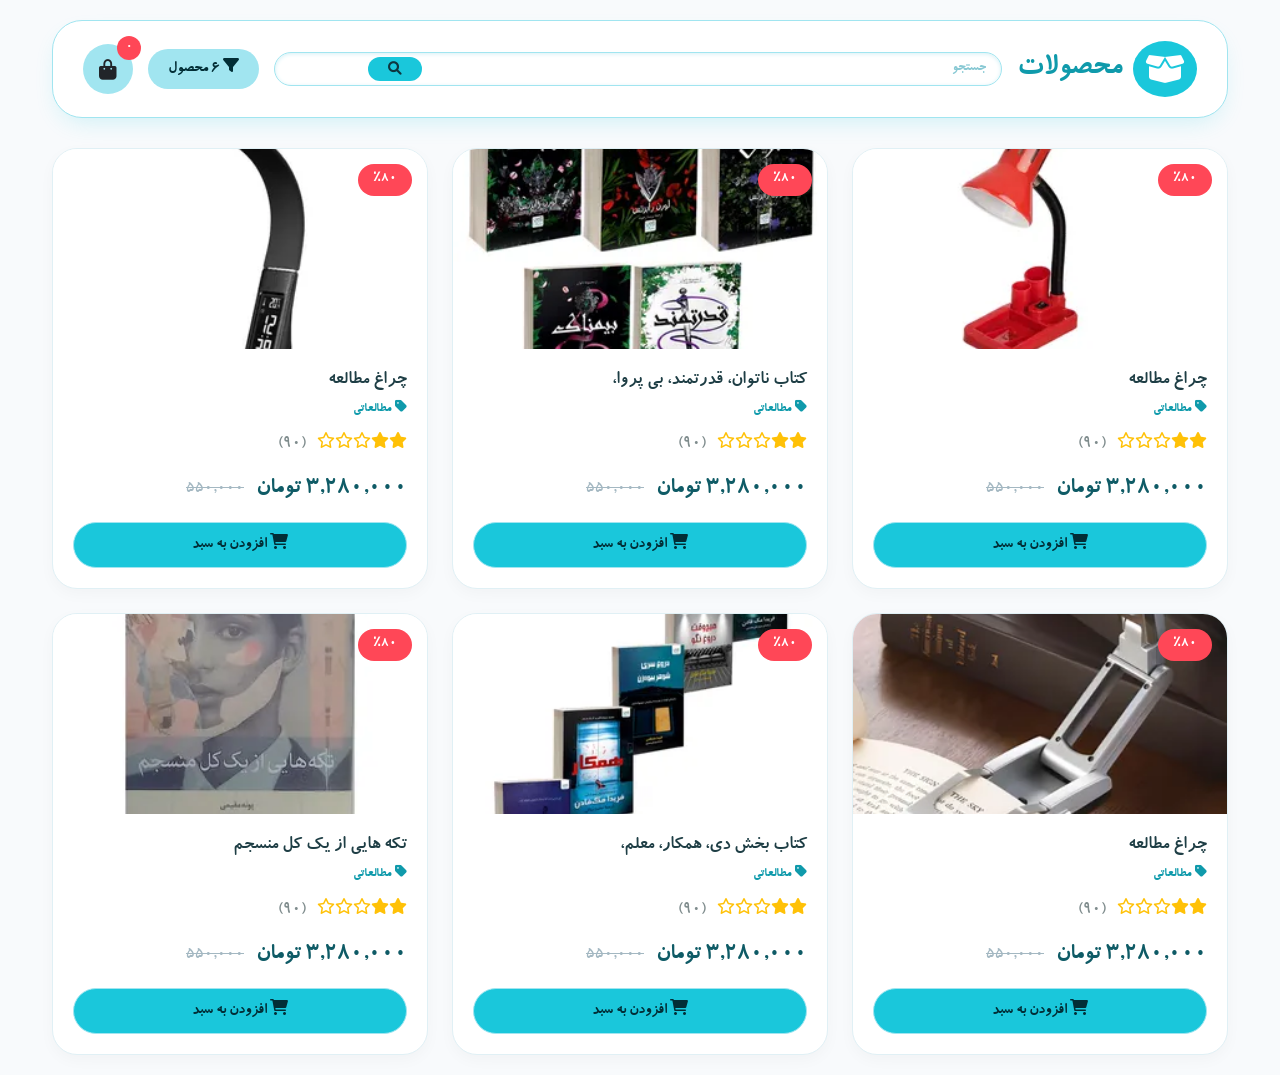
<file: product3.html>
<!DOCTYPE html>
<html lang="fa" dir="rtl">
<head>
  <meta charset="UTF-8">
  <meta name="viewport" content="width=device-width, initial-scale=1.0">
  <title>محصولات و سبد خرید</title>
  <link rel="stylesheet" href="./bootstrap/FILE_76c534a7-daf5-4886-a2ac-49315e4f8dcc.css">
  <link rel="stylesheet" href="./style.css">
  <link rel="website icon" type="png" href="./picture/logo.png">
  <link rel="stylesheet" href="https://cdnjs.cloudflare.com/ajax/libs/font-awesome/6.0.0-beta3/css/all.min.css">
  <style>
    * {   font-family: b koodak; margin: 0; padding: 0; box-sizing: border-box; }
    :root { --primary: #1ac7db; --primary-dark: #0f9aab; --primary-light: #a1e5f0; --gray-bg: #f8fafc; }
    body { background-color: var(--gray-bg); padding: 20px; position: relative; }
    .container { max-width: 1200px; margin: 0 auto; }
    
    /* هدر صفحه */
    .page-header { background: white; border-radius: 30px; padding: 20px 30px; margin-bottom: 30px; box-shadow: 0 10px 25px -8px rgba(26,199,219,0.2); border: 1px solid var(--primary-light); display: flex; align-items: center; justify-content: space-between; flex-wrap: wrap; gap: 15px; }
    .page-header h1 { color: var(--primary-dark); font-weight: 700; font-size: 2rem; margin: 0; display: flex; align-items: center; gap: 10px; }
    .page-header h1 i { background: var(--primary); color: white; padding: 12px; border-radius: 50%; }
    .filter-badge { background: var(--primary-light); padding: 8px 20px; border-radius: 40px; color: #022e36; font-weight: 500; }
    
    /* آیکون سبد خرید در هدر */
    .cart-icon-header {
      position: relative;
      cursor: pointer;
      background: var(--primary-light);
      width: 50px;
      height: 50px;
      border-radius: 50%;
      display: flex;
      align-items: center;
      justify-content: center;
      transition: 0.2s;
    }
    .cart-icon-header:hover { background: var(--primary); }
    .cart-count-badge {
      position: absolute;
      top: -8px;
      right: -8px;
      background: #ff4757;
      color: white;
      border-radius: 50%;
      width: 24px;
      height: 24px;
      font-size: 12px;
      display: flex;
      align-items: center;
      justify-content: center;
      font-weight: bold;
    }
    
    /* کارت محصول */
    .product-card { background: white; border-radius: 25px; overflow: hidden; border: 1px solid #e0f0f5; transition: 0.3s; height: 100%; box-shadow: 0 5px 15px rgba(0,0,0,0.03); }
    .product-card:hover { transform: translateY(-8px); box-shadow: 0 20px 30px -8px var(--primary); border-color: var(--primary); }
    .product-img { height: 200px; background-size: cover; background-position: center; position: relative; }
    .discount-badge { position: absolute; top: 15px; right: 15px; background: #ff4757; color: white; padding: 5px 15px; border-radius: 30px; font-weight: 600; font-size: 0.9rem; z-index: 2; }
    .product-body { padding: 20px; }
    .product-title { font-weight: 700; color: #1e3e45; margin-bottom: 8px; font-size: 1.2rem; }
    .product-category { color: var(--primary-dark); font-size: 0.85rem; margin-bottom: 12px; display: block; }
    .product-price { display: flex; align-items: center; gap: 12px; margin: 15px 0; }
    .current-price { font-size: 1.5rem; font-weight: 700; color: #0f5b66; }
    .old-price { text-decoration: line-through; color: #a4b8c2; font-size: 1rem; }
    .rating { color: #ffc107; margin-bottom: 15px; }
    .rating span { color: #7f8c8d; margin-right: 8px; }
    .btn-add { background: var(--primary); border: none; border-radius: 50px; padding: 10px 20px; font-weight: 600; color: #022e36; width: 100%; transition: 0.2s; border: 1px solid var(--primary-light); }
    .btn-add:hover { background: var(--primary-dark); color: white; }
    
    /* سایدبار سبد خرید */
    .cart-sidebar {
      position: fixed;
      top: 0;
      left: -400px;
      width: 380px;
      height: 100%;
      background: white;
      box-shadow: -5px 0 25px rgba(0,0,0,0.15);
      z-index: 1000;
      transition: 0.3s;
      display: flex;
      flex-direction: column;
    }
    .cart-sidebar.active { left: 0; }
    .cart-sidebar-header {
      padding: 20px;
      border-bottom: 2px solid var(--primary-light);
      display: flex;
      justify-content: space-between;
      align-items: center;
    }
    .cart-sidebar-header h4 { margin: 0; color: var(--primary-dark); }
    .close-cart { background: none; border: none; font-size: 1.8rem; cursor: pointer; color: #999; }
    .close-cart:hover { color: #ff4757; }
    .cart-items-list { flex: 1; overflow-y: auto; padding: 20px; }
    .cart-item { display: flex; gap: 12px; margin-bottom: 20px; padding-bottom: 15px; border-bottom: 1px solid #eee; }
    .cart-item-img { width: 70px; height: 70px; border-radius: 16px; object-fit: cover; }
    .cart-item-info { flex: 1; }
    .cart-item-title { font-weight: 600; margin-bottom: 4px; font-size: 0.95rem; }
    .cart-item-price { color: var(--primary-dark); font-weight: 700; font-size: 0.9rem; }
    .cart-qty { display: flex; align-items: center; gap: 8px; margin-top: 8px; }
    .cart-qty button { width: 28px; height: 28px; border-radius: 50%; border: 1px solid #ddd; background: white; cursor: pointer; }
    .cart-qty button:hover { background: var(--primary); color: white; }
    .remove-item { color: #ff6b6b; background: none; border: none; font-size: 1rem; cursor: pointer; margin-right: 8px; }
    .cart-footer { padding: 20px; border-top: 2px solid var(--primary-light); }
    .total-row { display: flex; justify-content: space-between; font-weight: 700; margin-bottom: 15px; font-size: 1.1rem; }
    .checkout-btn { background: var(--primary); border: none; border-radius: 50px; padding: 12px; width: 100%; font-weight: 700; margin-bottom: 10px; }
    .checkout-btn:hover { background: var(--primary-dark); color: white; }
    .clear-cart-btn { background: none; border: none; color: #ff6b6b; width: 100%; padding: 8px; }
    .overlay {
      position: fixed;
      top: 0;
      left: 0;
      width: 100%;
      height: 100%;
      background: rgba(0,0,0,0.5);
      z-index: 999;
      display: none;
    }
    .overlay.active { display: block; }
    
    .search-wrapper { display: flex; gap: 8px; background: white; border: 1px solid var(--primary-light); border-radius: 50px; padding: 5px 15px; }
    .search-wrapper input { border: none; outline: none; background: transparent; }
    .search-wrapper button { background: var(--primary); border: none; border-radius: 50px; padding: 5px 20px; }
    
    @media (max-width: 576px) {
      .cart-sidebar { width: 100%; left: -100%; }
      .page-header { flex-direction: column; text-align: center; }
    }
  </style>
</head>
<body>

<div class="container">
  <!-- هدر صفحه محصولات با آیکون سبد خرید -->
  <div class="page-header">
    <h1><i class="fas fa-box-open"></i> محصولات</h1>
    <div class="search-wrapper">
      <input id="searchProducts" type="text" style="position:relative ;" placeholder="جستجو">
      <button style="position: absolute; right: 67%;"><i class="fas fa-search"></i> </button>
    </div>
    <div style="display: flex; gap: 15px; align-items: center;">
      <div class="filter-badge"><i class="fas fa-filter"></i> <span id="productCount">۱۲</span> محصول</div>
      <div class="cart-icon-header" id="cartIcon">
        <i class="fas fa-shopping-bag fa-lg"></i>
        <span class="cart-count-badge" id="cartCount">0</span>
      </div>
    </div>
  </div>

 

  <!-- لیست محصولات -->
  <div class="row g-4" id="productsContainer">
    <!-- محصولات توسط JS رندر می‌شوند -->
  </div>


<!-- سایدبار سبد خرید -->
<div class="overlay" id="overlay"></div>
<div class="cart-sidebar" id="cartSidebar">
  <div class="cart-sidebar-header">
    <h4><i class="fas fa-shopping-bag"></i> سبد خرید</h4>
    <button class="close-cart" id="closeCartBtn">&times;</button>
  </div>
  <div class="cart-items-list" id="cartItemsList">
    <div class="text-center text-muted py-4">سبد خرید خالی است</div>
  </div>
  <div class="cart-footer">
    <div class="total-row">
      <span>جمع کل:</span>
      <span id="cartTotalPrice">0 تومان</span>
    </div>
    <button class="checkout-btn" id="checkoutBtn">نهایی کردن خرید</button>
    <button class="clear-cart-btn" id="clearCartBtn">حذف همه</button>
  </div>
</div>

<script>
  // ========== لیست محصولات ==========
  const products = [
  { id: 17, title: " چراغ مطالعه ", category: "مطالعاتی", price: 3280000, oldPrice: 550000, image: "./picture/مطالعاتی1.webp", discount: 80, rating: 2, reviews: 90 },
  { id: 18, title: "کتاب ناتوان، قدرتمند، بی پروا،           ", category: "مطالعاتی", price: 3280000, oldPrice: 550000, image: "./picture/مطالعاتی2.webp", discount: 80, rating: 2, reviews: 90 },
  { id: 19, title: " چراغ مطالعه ", category: "مطالعاتی", price: 3280000, oldPrice: 550000, image: "./picture/مطالعاتی3.webp", discount: 80, rating: 2, reviews: 90 },
  { id: 20, title: " چراغ مطالعه ", category: "مطالعاتی", price: 3280000, oldPrice: 550000, image: "./picture/مطالعاتی4.webp", discount: 80, rating: 2, reviews: 90 },
  { id: 21, title: " کتاب بخش دی، همکار، معلم،        ", category: "مطالعاتی", price: 3280000, oldPrice: 550000, image: "./picture/مطالعه5.webp", discount: 80, rating: 2, reviews: 90 },
  { id: 22, title: "تکه هایی از یک کل منسجم", category: "مطالعاتی", price: 3280000, oldPrice: 550000, image: "./picture/مطالعاتی6.webp", discount: 80, rating: 2, reviews: 90 },

  ];

  // ========== سبد خرید ==========
  let cart = JSON.parse(localStorage.getItem('cart')) || [];

  // رندر ستاره‌ها
  function renderRating(rating) {
    let stars = '';
    for (let i = 1; i <= 5; i++) {
      if (i <= rating) stars += '<i class="fas fa-star"></i>';
      else if (i - 0.5 <= rating) stars += '<i class="fas fa-star-half-alt"></i>';
      else stars += '<i class="far fa-star"></i>';
    }
    return stars;
  }

  // رندر محصولات
  function renderProducts(filterCategory = 'همه', searchText = '') {
    const container = document.getElementById('productsContainer');
    if (!container) return;
    
    let filtered = products.filter(p => {
      const matchCategory = filterCategory === 'همه' || p.category === filterCategory;
      const matchSearch = p.title.includes(searchText) || p.category.includes(searchText);
      return matchCategory && matchSearch;
    });
    
    document.getElementById('productCount').innerText = filtered.length;
    
    if (filtered.length === 0) {
      container.innerHTML = '<div class="col-12 text-center py-5">محصولی یافت نشد</div>';
      return;
    }
    
    container.innerHTML = filtered.map(product => `
      <div class="col-lg-4 col-md-6">
        <div class="product-card">
          <div class="product-img" style="background-image: url('${product.image}');">
            <span class="discount-badge">٪${product.discount}</span>
          </div>
          <div class="product-body">
            <h3 class="product-title">${product.title}</h3>
            <span class="product-category"><i class="fas fa-tag"></i> ${product.category}</span>
            <div class="rating">
              ${renderRating(product.rating)}
              <span>(${product.reviews})</span>
            </div>
            <div class="product-price">
              <span class="current-price">${product.price.toLocaleString()} تومان</span>
              <span class="old-price">${product.oldPrice.toLocaleString()}</span>
            </div>
            <button class="btn-add" onclick="addToCart(${product.id})">
              <i class="fas fa-shopping-cart"></i> افزودن به سبد
            </button>
          </div>
        </div>
      </div>
    `).join('');
  }

  // اضافه کردن به سبد خرید
  window.addToCart = function(productId) {
    const product = products.find(p => p.id === productId);
    if (!product) return;
    
    const existing = cart.find(item => item.id === productId);
    if (existing) {
      existing.quantity++;
    } else {
      cart.push({
        id: product.id,
        title: product.title,
        price: product.price,
        image: product.image,
        quantity: 1
      });
    }
    saveCart();
    showNotification(`${product.title} به سبد خرید اضافه شد`);
  };

  // ذخیره و به‌روزرسانی
  function saveCart() {
    localStorage.setItem('cart', JSON.stringify(cart));
    updateCartUI();
  }

  // به‌روزرسانی نمایش سبد خرید
  function updateCartUI() {
    const cartCountSpan = document.getElementById('cartCount');
    const cartItemsList = document.getElementById('cartItemsList');
    const cartTotalSpan = document.getElementById('cartTotalPrice');
    
    const totalItems = cart.reduce((sum, i) => sum + i.quantity, 0);
    if (cartCountSpan) cartCountSpan.innerText = totalItems;
    
    if (!cartItemsList) return;
    
    if (cart.length === 0) {
      cartItemsList.innerHTML = '<div class="text-center text-muted py-4">سبد خرید خالی است</div>';
      if (cartTotalSpan) cartTotalSpan.innerText = '0 تومان';
      return;
    }
    
    let html = '';
    let total = 0;
    cart.forEach((item, idx) => {
      const itemTotal = item.price * item.quantity;
      total += itemTotal;
      html += `
        <div class="cart-item" data-index="${idx}">
          <img class="cart-item-img" src="${item.image}" alt="${item.title}">
          <div class="cart-item-info">
            <div class="cart-item-title">${item.title}</div>
            <div class="cart-item-price">${item.price.toLocaleString()} تومان</div>
            <div class="cart-qty">
              <button onclick="changeQuantity(${idx}, -1)">-</button>
              <span>${item.quantity}</span>
              <button onclick="changeQuantity(${idx}, 1)">+</button>
              <button class="remove-item" onclick="removeItem(${idx})"><i class="fas fa-trash-alt"></i></button>
            </div>
          </div>
        </div>
      `;
    });
    cartItemsList.innerHTML = html;
    if (cartTotalSpan) cartTotalSpan.innerText = total.toLocaleString() + ' تومان';
  }

  window.changeQuantity = function(index, delta) {
    if (cart[index]) {
      const newQty = cart[index].quantity + delta;
      if (newQty > 0) {
        cart[index].quantity = newQty;
      } else {
        cart.splice(index, 1);
      }
      saveCart();
    }
  };

  window.removeItem = function(index) {
    cart.splice(index, 1);
    saveCart();
  };
//notification
  function showNotification(msg) {
    const notif = document.createElement('div');
    notif.innerHTML = `<i class="fas fa-check-circle me-2"></i> ${msg}`;
    notif.style.cssText = `
      position: fixed; bottom: 20px; right: 20px; background: #1ac7db; color: white;
      padding: 12px 25px; border-radius: 50px; z-index: 1100; 
      animation: fadeInOut 2.5s ease forwards;
    `;
    document.body.appendChild(notif);
    setTimeout(() => notif.remove(), 2500);
  }

  // فیلتر و جستجو
  function filterAndSearch() {
    const selectedRadio = document.querySelector('input[name="category"]:checked');
    const category = selectedRadio ? selectedRadio.value : 'همه';
    const searchText = document.getElementById('searchProducts')?.value || '';
    renderProducts(category, searchText);
  }

  //   offsetسایدبار سبد خرید
  const cartIcon = document.getElementById('cartIcon');
  const cartSidebar = document.getElementById('cartSidebar');
  const overlay = document.getElementById('overlay');
  const closeCartBtn = document.getElementById('closeCartBtn');
  
  function openCart() {
    cartSidebar.classList.add('active');
    overlay.classList.add('active');
  }
  function closeCart() {
    cartSidebar.classList.remove('active');
    overlay.classList.remove('active');
  }
  
  cartIcon?.addEventListener('click', openCart);
  closeCartBtn?.addEventListener('click', closeCart);
  overlay?.addEventListener('click', closeCart);
  
  // پرداخت
  document.getElementById('checkoutBtn')?.addEventListener('click', () => {
    if (cart.length === 0) {
      alert('سبد خرید خالی است');
      return;
    }
    alert('سفارش شما با موفقیت ثبت شد!');
    cart = [];
    saveCart();
    closeCart();
  });
  
  // حذف همه
  document.getElementById('clearCartBtn')?.addEventListener('click', () => {
    if (cart.length && confirm('حذف تمام محصولات از سبد خرید؟')) {
      cart = [];
      saveCart();
    }
  });
  
  // رویدادهای فیلتر و جستجو
  document.querySelectorAll('input[name="category"]').forEach(radio => {
    radio.addEventListener('change', filterAndSearch);
  });
  document.getElementById('searchProducts')?.addEventListener('input', filterAndSearch);
  document.querySelector('.search-wrapper button')?.addEventListener('click', filterAndSearch);
  
  // انیمیشن
  const style = document.createElement('style');
  style.textContent = `
    @keyframes fadeInOut {
      0% { opacity: 0; transform: translateX(30px); }
      15% { opacity: 1; transform: translateX(0); }
      85% { opacity: 1; }
      100% { opacity: 0; transform: translateX(30px); }
    }
  `;
  document.head.appendChild(style);
  

  // مقداردهی اولیه
  renderProducts();
  updateCartUI();
</script>
</body>
</html>
</file>
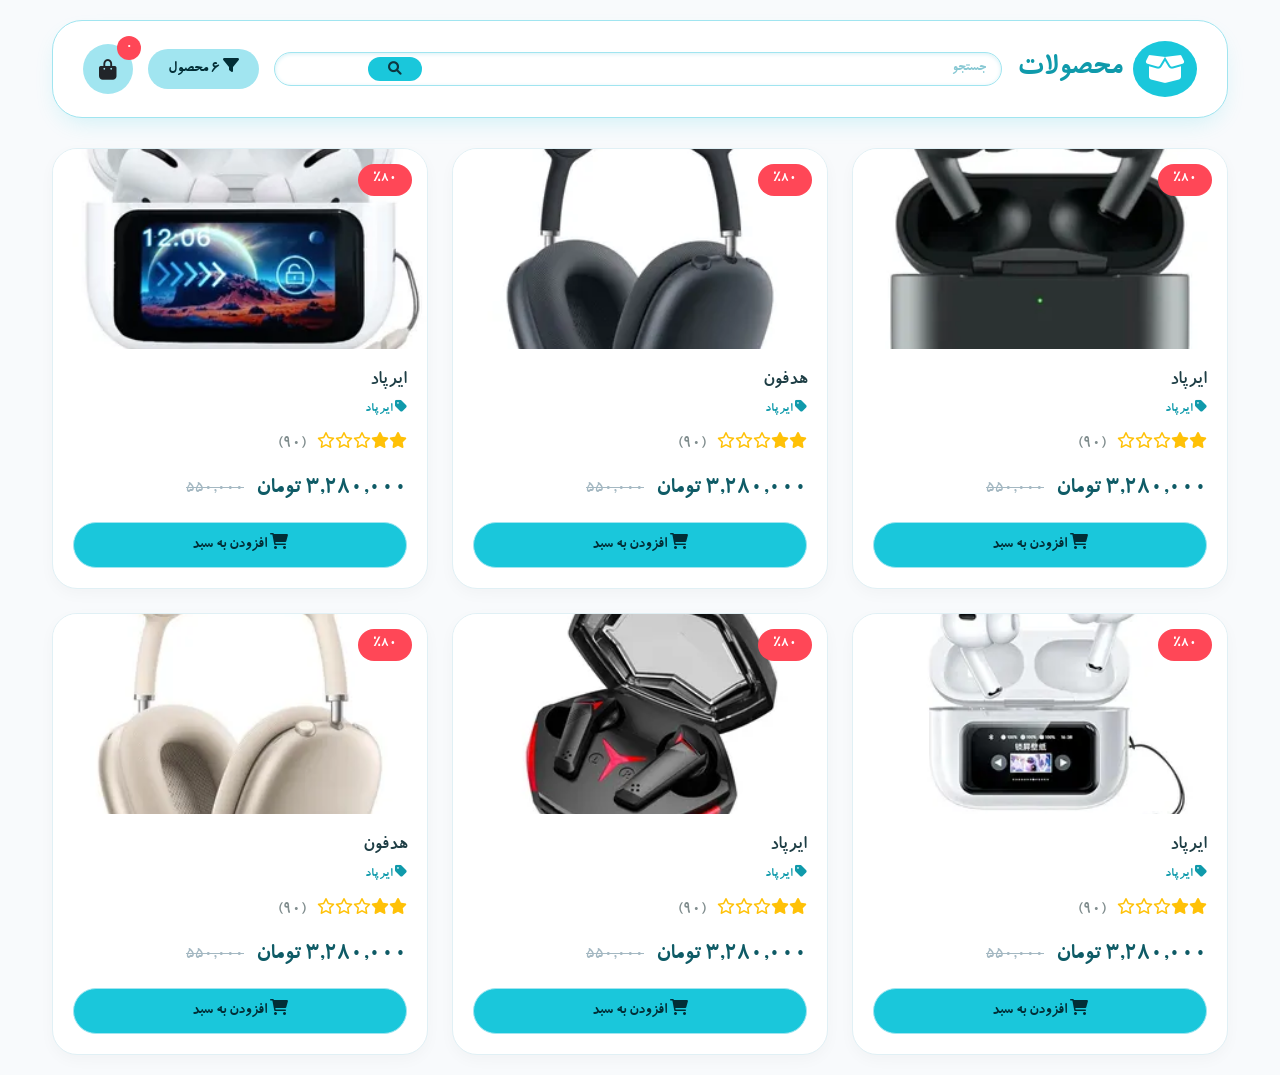
<file: product4.html>
<!DOCTYPE html>
<html lang="fa" dir="rtl">
<head>
  <meta charset="UTF-8">
  <meta name="viewport" content="width=device-width, initial-scale=1.0">
  <title>محصولات و سبد خرید</title>
  <link rel="stylesheet" href="./bootstrap/FILE_76c534a7-daf5-4886-a2ac-49315e4f8dcc.css">
  <link rel="stylesheet" href="./style.css">
  <link rel="website icon" type="png" href="./picture/logo.png">
  <link rel="stylesheet" href="https://cdnjs.cloudflare.com/ajax/libs/font-awesome/6.0.0-beta3/css/all.min.css">
  <style>
    * {   font-family: b koodak; margin: 0; padding: 0; box-sizing: border-box; }
    :root { --primary: #1ac7db; --primary-dark: #0f9aab; --primary-light: #a1e5f0; --gray-bg: #f8fafc; }
    body { background-color: var(--gray-bg); padding: 20px; position: relative; }
    .container { max-width: 1200px; margin: 0 auto; }
    
    /* هدر صفحه */
    .page-header { background: white; border-radius: 30px; padding: 20px 30px; margin-bottom: 30px; box-shadow: 0 10px 25px -8px rgba(26,199,219,0.2); border: 1px solid var(--primary-light); display: flex; align-items: center; justify-content: space-between; flex-wrap: wrap; gap: 15px; }
    .page-header h1 { color: var(--primary-dark); font-weight: 700; font-size: 2rem; margin: 0; display: flex; align-items: center; gap: 10px; }
    .page-header h1 i { background: var(--primary); color: white; padding: 12px; border-radius: 50%; }
    .filter-badge { background: var(--primary-light); padding: 8px 20px; border-radius: 40px; color: #022e36; font-weight: 500; }
    
    /* آیکون سبد خرید در هدر */
    .cart-icon-header {
      position: relative;
      cursor: pointer;
      background: var(--primary-light);
      width: 50px;
      height: 50px;
      border-radius: 50%;
      display: flex;
      align-items: center;
      justify-content: center;
      transition: 0.2s;
    }
    .cart-icon-header:hover { background: var(--primary); }
    .cart-count-badge {
      position: absolute;
      top: -8px;
      right: -8px;
      background: #ff4757;
      color: white;
      border-radius: 50%;
      width: 24px;
      height: 24px;
      font-size: 12px;
      display: flex;
      align-items: center;
      justify-content: center;
      font-weight: bold;
    }
    
    /* کارت محصول */
    .product-card { background: white; border-radius: 25px; overflow: hidden; border: 1px solid #e0f0f5; transition: 0.3s; height: 100%; box-shadow: 0 5px 15px rgba(0,0,0,0.03); }
    .product-card:hover { transform: translateY(-8px); box-shadow: 0 20px 30px -8px var(--primary); border-color: var(--primary); }
    .product-img { height: 200px; background-size: cover; background-position: center; position: relative; }
    .discount-badge { position: absolute; top: 15px; right: 15px; background: #ff4757; color: white; padding: 5px 15px; border-radius: 30px; font-weight: 600; font-size: 0.9rem; z-index: 2; }
    .product-body { padding: 20px; }
    .product-title { font-weight: 700; color: #1e3e45; margin-bottom: 8px; font-size: 1.2rem; }
    .product-category { color: var(--primary-dark); font-size: 0.85rem; margin-bottom: 12px; display: block; }
    .product-price { display: flex; align-items: center; gap: 12px; margin: 15px 0; }
    .current-price { font-size: 1.5rem; font-weight: 700; color: #0f5b66; }
    .old-price { text-decoration: line-through; color: #a4b8c2; font-size: 1rem; }
    .rating { color: #ffc107; margin-bottom: 15px; }
    .rating span { color: #7f8c8d; margin-right: 8px; }
    .btn-add { background: var(--primary); border: none; border-radius: 50px; padding: 10px 20px; font-weight: 600; color: #022e36; width: 100%; transition: 0.2s; border: 1px solid var(--primary-light); }
    .btn-add:hover { background: var(--primary-dark); color: white; }
    
    /* سایدبار سبد خرید */
    .cart-sidebar {
      position: fixed;
      top: 0;
      left: -400px;
      width: 380px;
      height: 100%;
      background: white;
      box-shadow: -5px 0 25px rgba(0,0,0,0.15);
      z-index: 1000;
      transition: 0.3s;
      display: flex;
      flex-direction: column;
    }
    .cart-sidebar.active { left: 0; }
    .cart-sidebar-header {
      padding: 20px;
      border-bottom: 2px solid var(--primary-light);
      display: flex;
      justify-content: space-between;
      align-items: center;
    }
    .cart-sidebar-header h4 { margin: 0; color: var(--primary-dark); }
    .close-cart { background: none; border: none; font-size: 1.8rem; cursor: pointer; color: #999; }
    .close-cart:hover { color: #ff4757; }
    .cart-items-list { flex: 1; overflow-y: auto; padding: 20px; }
    .cart-item { display: flex; gap: 12px; margin-bottom: 20px; padding-bottom: 15px; border-bottom: 1px solid #eee; }
    .cart-item-img { width: 70px; height: 70px; border-radius: 16px; object-fit: cover; }
    .cart-item-info { flex: 1; }
    .cart-item-title { font-weight: 600; margin-bottom: 4px; font-size: 0.95rem; }
    .cart-item-price { color: var(--primary-dark); font-weight: 700; font-size: 0.9rem; }
    .cart-qty { display: flex; align-items: center; gap: 8px; margin-top: 8px; }
    .cart-qty button { width: 28px; height: 28px; border-radius: 50%; border: 1px solid #ddd; background: white; cursor: pointer; }
    .cart-qty button:hover { background: var(--primary); color: white; }
    .remove-item { color: #ff6b6b; background: none; border: none; font-size: 1rem; cursor: pointer; margin-right: 8px; }
    .cart-footer { padding: 20px; border-top: 2px solid var(--primary-light); }
    .total-row { display: flex; justify-content: space-between; font-weight: 700; margin-bottom: 15px; font-size: 1.1rem; }
    .checkout-btn { background: var(--primary); border: none; border-radius: 50px; padding: 12px; width: 100%; font-weight: 700; margin-bottom: 10px; }
    .checkout-btn:hover { background: var(--primary-dark); color: white; }
    .clear-cart-btn { background: none; border: none; color: #ff6b6b; width: 100%; padding: 8px; }
    .overlay {
      position: fixed;
      top: 0;
      left: 0;
      width: 100%;
      height: 100%;
      background: rgba(0,0,0,0.5);
      z-index: 999;
      display: none;
    }
    .overlay.active { display: block; }
    
    .search-wrapper { display: flex; gap: 8px; background: white; border: 1px solid var(--primary-light); border-radius: 50px; padding: 5px 15px; }
    .search-wrapper input { border: none; outline: none; background: transparent; }
    .search-wrapper button { background: var(--primary); border: none; border-radius: 50px; padding: 5px 20px; }
    
    @media (max-width: 576px) {
      .cart-sidebar { width: 100%; left: -100%; }
      .page-header { flex-direction: column; text-align: center; }
    }
  </style>
</head>
<body>

<div class="container">
  <!-- هدر صفحه محصولات با آیکون سبد خرید -->
  <div class="page-header">
    <h1><i class="fas fa-box-open"></i> محصولات</h1>
    <div class="search-wrapper">
      <input id="searchProducts" type="text" style="position:relative ;" placeholder="جستجو">
      <button style="position: absolute; right: 67%;"><i class="fas fa-search"></i> </button>
    </div>
    <div style="display: flex; gap: 15px; align-items: center;">
      <div class="filter-badge"><i class="fas fa-filter"></i> <span id="productCount">۱۲</span> محصول</div>
      <div class="cart-icon-header" id="cartIcon">
        <i class="fas fa-shopping-bag fa-lg"></i>
        <span class="cart-count-badge" id="cartCount">0</span>
      </div>
    </div>
  </div>

 

  <!-- لیست محصولات -->
  <div class="row g-4" id="productsContainer">
    <!-- محصولات توسط JS رندر می‌شوند -->
  </div>


<!-- سایدبار سبد خرید -->
<div class="overlay" id="overlay"></div>
<div class="cart-sidebar" id="cartSidebar">
  <div class="cart-sidebar-header">
    <h4><i class="fas fa-shopping-bag"></i> سبد خرید</h4>
    <button class="close-cart" id="closeCartBtn">&times;</button>
  </div>
  <div class="cart-items-list" id="cartItemsList">
    <div class="text-center text-muted py-4">سبد خرید خالی است</div>
  </div>
  <div class="cart-footer">
    <div class="total-row">
      <span>جمع کل:</span>
      <span id="cartTotalPrice">0 تومان</span>
    </div>
    <button class="checkout-btn" id="checkoutBtn">نهایی کردن خرید</button>
    <button class="clear-cart-btn" id="clearCartBtn">حذف همه</button>
  </div>
</div>

<script>
  // ========== لیست محصولات ==========
  const products = [
  { id: 23, title: "ایرپاد", category: "ایرپاد", price: 3280000, oldPrice: 550000, image: "./picture/ایرپاد1.webp", discount: 80, rating: 2, reviews: 90 },
  { id: 24, title: " هدفون", category: "ایرپاد", price: 3280000, oldPrice: 550000, image: "./picture/ایرپاد2.webp", discount: 80, rating: 2, reviews: 90 },
  { id: 25, title: " ایرپاد", category: "ایرپاد", price: 3280000, oldPrice: 550000, image: "./picture/ایرپاد3.webp", discount: 80, rating: 2, reviews: 90 },
  { id: 26, title: "ایرپاد", category: "ایرپاد", price: 3280000, oldPrice: 550000, image: "./picture/ایرپاد4.webp", discount: 80, rating: 2, reviews: 90 },
  { id: 27, title: "ایرپاد", category: "ایرپاد", price: 3280000, oldPrice: 550000, image: "./picture/ایرپاد5.webp", discount: 80, rating: 2, reviews: 90 },
  { id: 28, title: "هدفون", category: "ایرپاد", price: 3280000, oldPrice: 550000, image: "./picture/ایرپاد6.webp", discount: 80, rating: 2, reviews: 90 },

  ];

  // ========== سبد خرید ==========
  let cart = JSON.parse(localStorage.getItem('cart')) || [];

  // رندر ستاره‌ها
  function renderRating(rating) {
    let stars = '';
    for (let i = 1; i <= 5; i++) {
      if (i <= rating) stars += '<i class="fas fa-star"></i>';
      else if (i - 0.5 <= rating) stars += '<i class="fas fa-star-half-alt"></i>';
      else stars += '<i class="far fa-star"></i>';
    }
    return stars;
  }

  // رندر محصولات
  function renderProducts(filterCategory = 'همه', searchText = '') {
    const container = document.getElementById('productsContainer');
    if (!container) return;
    
    let filtered = products.filter(p => {
      const matchCategory = filterCategory === 'همه' || p.category === filterCategory;
      const matchSearch = p.title.includes(searchText) || p.category.includes(searchText);
      return matchCategory && matchSearch;
    });
    
    document.getElementById('productCount').innerText = filtered.length;
    
    if (filtered.length === 0) {
      container.innerHTML = '<div class="col-12 text-center py-5">محصولی یافت نشد</div>';
      return;
    }
    
    container.innerHTML = filtered.map(product => `
      <div class="col-lg-4 col-md-6">
        <div class="product-card">
          <div class="product-img" style="background-image: url('${product.image}');">
            <span class="discount-badge">٪${product.discount}</span>
          </div>
          <div class="product-body">
            <h3 class="product-title">${product.title}</h3>
            <span class="product-category"><i class="fas fa-tag"></i> ${product.category}</span>
            <div class="rating">
              ${renderRating(product.rating)}
              <span>(${product.reviews})</span>
            </div>
            <div class="product-price">
              <span class="current-price">${product.price.toLocaleString()} تومان</span>
              <span class="old-price">${product.oldPrice.toLocaleString()}</span>
            </div>
            <button class="btn-add" onclick="addToCart(${product.id})">
              <i class="fas fa-shopping-cart"></i> افزودن به سبد
            </button>
          </div>
        </div>
      </div>
    `).join('');
  }

  // اضافه کردن به سبد خرید
  window.addToCart = function(productId) {
    const product = products.find(p => p.id === productId);
    if (!product) return;
    
    const existing = cart.find(item => item.id === productId);
    if (existing) {
      existing.quantity++;
    } else {
      cart.push({
        id: product.id,
        title: product.title,
        price: product.price,
        image: product.image,
        quantity: 1
      });
    }
    saveCart();
    showNotification(`${product.title} به سبد خرید اضافه شد`);
  };

  // ذخیره و به‌روزرسانی
  function saveCart() {
    localStorage.setItem('cart', JSON.stringify(cart));
    updateCartUI();
  }

  // به‌روزرسانی نمایش سبد خرید
  function updateCartUI() {
    const cartCountSpan = document.getElementById('cartCount');
    const cartItemsList = document.getElementById('cartItemsList');
    const cartTotalSpan = document.getElementById('cartTotalPrice');
    
    const totalItems = cart.reduce((sum, i) => sum + i.quantity, 0);
    if (cartCountSpan) cartCountSpan.innerText = totalItems;
    
    if (!cartItemsList) return;
    
    if (cart.length === 0) {
      cartItemsList.innerHTML = '<div class="text-center text-muted py-4">سبد خرید خالی است</div>';
      if (cartTotalSpan) cartTotalSpan.innerText = '0 تومان';
      return;
    }
    
    let html = '';
    let total = 0;
    cart.forEach((item, idx) => {
      const itemTotal = item.price * item.quantity;
      total += itemTotal;
      html += `
        <div class="cart-item" data-index="${idx}">
          <img class="cart-item-img" src="${item.image}" alt="${item.title}">
          <div class="cart-item-info">
            <div class="cart-item-title">${item.title}</div>
            <div class="cart-item-price">${item.price.toLocaleString()} تومان</div>
            <div class="cart-qty">
              <button onclick="changeQuantity(${idx}, -1)">-</button>
              <span>${item.quantity}</span>
              <button onclick="changeQuantity(${idx}, 1)">+</button>
              <button class="remove-item" onclick="removeItem(${idx})"><i class="fas fa-trash-alt"></i></button>
            </div>
          </div>
        </div>
      `;
    });
    cartItemsList.innerHTML = html;
    if (cartTotalSpan) cartTotalSpan.innerText = total.toLocaleString() + ' تومان';
  }

  window.changeQuantity = function(index, delta) {
    if (cart[index]) {
      const newQty = cart[index].quantity + delta;
      if (newQty > 0) {
        cart[index].quantity = newQty;
      } else {
        cart.splice(index, 1);
      }
      saveCart();
    }
  };

  window.removeItem = function(index) {
    cart.splice(index, 1);
    saveCart();
  };
//notification
  function showNotification(msg) {
    const notif = document.createElement('div');
    notif.innerHTML = `<i class="fas fa-check-circle me-2"></i> ${msg}`;
    notif.style.cssText = `
      position: fixed; bottom: 20px; right: 20px; background: #1ac7db; color: white;
      padding: 12px 25px; border-radius: 50px; z-index: 1100; 
      animation: fadeInOut 2.5s ease forwards;
    `;
    document.body.appendChild(notif);
    setTimeout(() => notif.remove(), 2500);
  }

  // فیلتر و جستجو
  function filterAndSearch() {
    const selectedRadio = document.querySelector('input[name="category"]:checked');
    const category = selectedRadio ? selectedRadio.value : 'همه';
    const searchText = document.getElementById('searchProducts')?.value || '';
    renderProducts(category, searchText);
  }

  //   offsetسایدبار سبد خرید
  const cartIcon = document.getElementById('cartIcon');
  const cartSidebar = document.getElementById('cartSidebar');
  const overlay = document.getElementById('overlay');
  const closeCartBtn = document.getElementById('closeCartBtn');
  
  function openCart() {
    cartSidebar.classList.add('active');
    overlay.classList.add('active');
  }
  function closeCart() {
    cartSidebar.classList.remove('active');
    overlay.classList.remove('active');
  }
  
  cartIcon?.addEventListener('click', openCart);
  closeCartBtn?.addEventListener('click', closeCart);
  overlay?.addEventListener('click', closeCart);
  
  // پرداخت
  document.getElementById('checkoutBtn')?.addEventListener('click', () => {
    if (cart.length === 0) {
      alert('سبد خرید خالی است');
      return;
    }
    alert('سفارش شما با موفقیت ثبت شد!');
    cart = [];
    saveCart();
    closeCart();
  });
  
  // حذف همه
  document.getElementById('clearCartBtn')?.addEventListener('click', () => {
    if (cart.length && confirm('حذف تمام محصولات از سبد خرید؟')) {
      cart = [];
      saveCart();
    }
  });
  
  // رویدادهای فیلتر و جستجو
  document.querySelectorAll('input[name="category"]').forEach(radio => {
    radio.addEventListener('change', filterAndSearch);
  });
  document.getElementById('searchProducts')?.addEventListener('input', filterAndSearch);
  document.querySelector('.search-wrapper button')?.addEventListener('click', filterAndSearch);
  
  // انیمیشن
  const style = document.createElement('style');
  style.textContent = `
    @keyframes fadeInOut {
      0% { opacity: 0; transform: translateX(30px); }
      15% { opacity: 1; transform: translateX(0); }
      85% { opacity: 1; }
      100% { opacity: 0; transform: translateX(30px); }
    }
  `;
  document.head.appendChild(style);
  

  // مقداردهی اولیه
  renderProducts();
  updateCartUI();
</script>
</body>
</html>
</file>
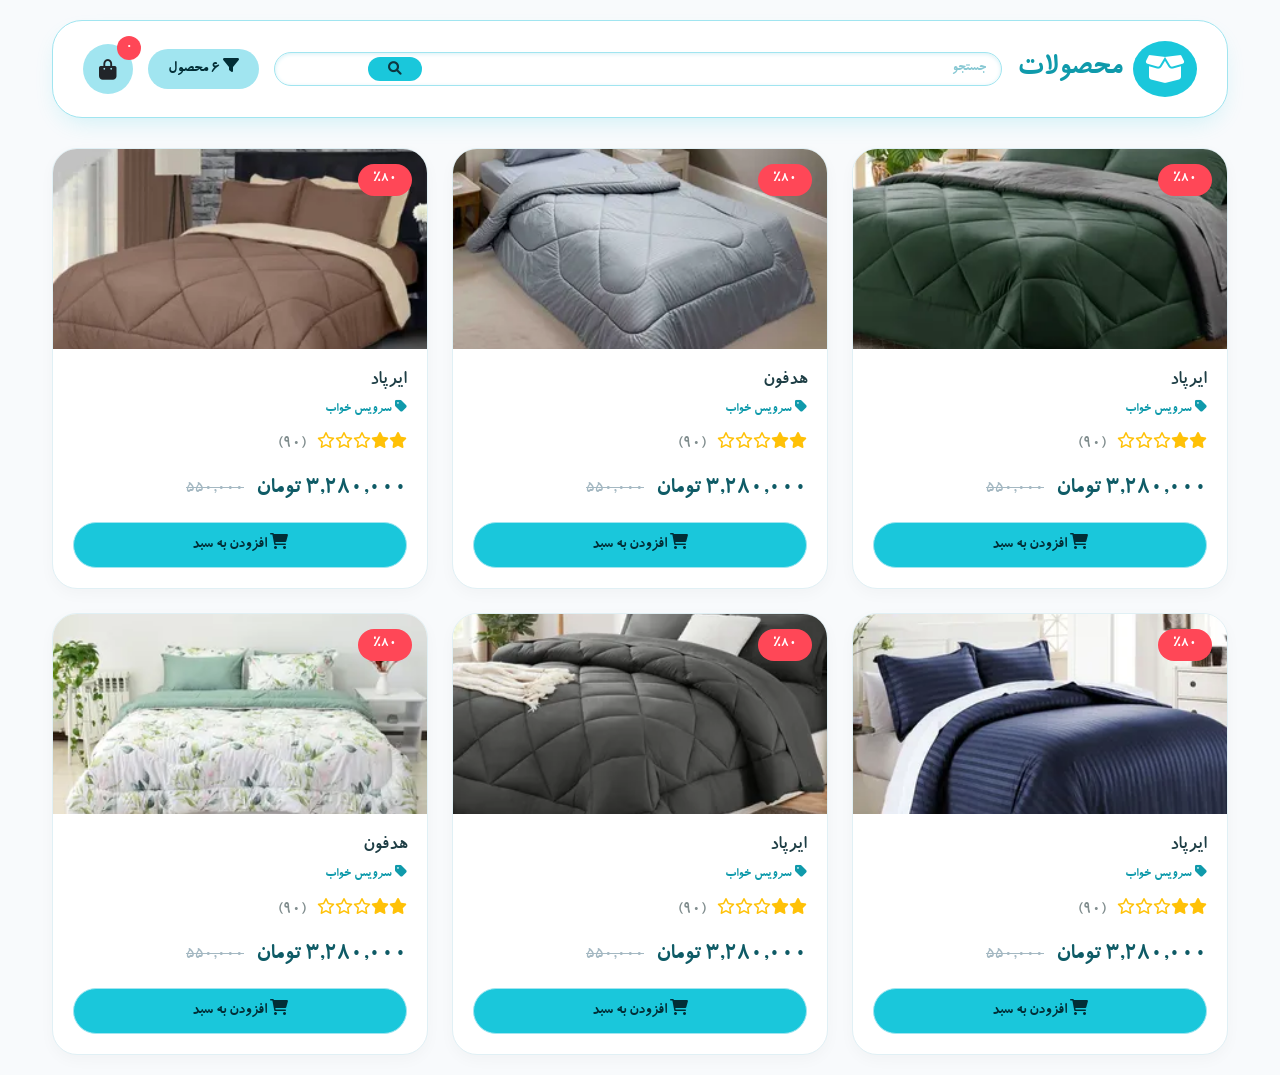
<file: product5.html>
<!DOCTYPE html>
<html lang="fa" dir="rtl">
<head>
  <meta charset="UTF-8">
  <meta name="viewport" content="width=device-width, initial-scale=1.0">
  <title>محصولات و سبد خرید</title>
  <link rel="stylesheet" href="./bootstrap/FILE_76c534a7-daf5-4886-a2ac-49315e4f8dcc.css">
  <link rel="stylesheet" href="./style.css">
  <link rel="website icon" type="png" href="./picture/logo.png">
  <link rel="stylesheet" href="https://cdnjs.cloudflare.com/ajax/libs/font-awesome/6.0.0-beta3/css/all.min.css">
  <style>
    * {   font-family: b koodak; margin: 0; padding: 0; box-sizing: border-box; }
    :root { --primary: #1ac7db; --primary-dark: #0f9aab; --primary-light: #a1e5f0; --gray-bg: #f8fafc; }
    body { background-color: var(--gray-bg); padding: 20px; position: relative; }
    .container { max-width: 1200px; margin: 0 auto; }
    
    /* هدر صفحه */
    .page-header { background: white; border-radius: 30px; padding: 20px 30px; margin-bottom: 30px; box-shadow: 0 10px 25px -8px rgba(26,199,219,0.2); border: 1px solid var(--primary-light); display: flex; align-items: center; justify-content: space-between; flex-wrap: wrap; gap: 15px; }
    .page-header h1 { color: var(--primary-dark); font-weight: 700; font-size: 2rem; margin: 0; display: flex; align-items: center; gap: 10px; }
    .page-header h1 i { background: var(--primary); color: white; padding: 12px; border-radius: 50%; }
    .filter-badge { background: var(--primary-light); padding: 8px 20px; border-radius: 40px; color: #022e36; font-weight: 500; }
    
    /* آیکون سبد خرید در هدر */
    .cart-icon-header {
      position: relative;
      cursor: pointer;
      background: var(--primary-light);
      width: 50px;
      height: 50px;
      border-radius: 50%;
      display: flex;
      align-items: center;
      justify-content: center;
      transition: 0.2s;
    }
    .cart-icon-header:hover { background: var(--primary); }
    .cart-count-badge {
      position: absolute;
      top: -8px;
      right: -8px;
      background: #ff4757;
      color: white;
      border-radius: 50%;
      width: 24px;
      height: 24px;
      font-size: 12px;
      display: flex;
      align-items: center;
      justify-content: center;
      font-weight: bold;
    }
    
    /* کارت محصول */
    .product-card { background: white; border-radius: 25px; overflow: hidden; border: 1px solid #e0f0f5; transition: 0.3s; height: 100%; box-shadow: 0 5px 15px rgba(0,0,0,0.03); }
    .product-card:hover { transform: translateY(-8px); box-shadow: 0 20px 30px -8px var(--primary); border-color: var(--primary); }
    .product-img { height: 200px; background-size: cover; background-position: center; position: relative; }
    .discount-badge { position: absolute; top: 15px; right: 15px; background: #ff4757; color: white; padding: 5px 15px; border-radius: 30px; font-weight: 600; font-size: 0.9rem; z-index: 2; }
    .product-body { padding: 20px; }
    .product-title { font-weight: 700; color: #1e3e45; margin-bottom: 8px; font-size: 1.2rem; }
    .product-category { color: var(--primary-dark); font-size: 0.85rem; margin-bottom: 12px; display: block; }
    .product-price { display: flex; align-items: center; gap: 12px; margin: 15px 0; }
    .current-price { font-size: 1.5rem; font-weight: 700; color: #0f5b66; }
    .old-price { text-decoration: line-through; color: #a4b8c2; font-size: 1rem; }
    .rating { color: #ffc107; margin-bottom: 15px; }
    .rating span { color: #7f8c8d; margin-right: 8px; }
    .btn-add { background: var(--primary); border: none; border-radius: 50px; padding: 10px 20px; font-weight: 600; color: #022e36; width: 100%; transition: 0.2s; border: 1px solid var(--primary-light); }
    .btn-add:hover { background: var(--primary-dark); color: white; }
    
    /* سایدبار سبد خرید */
    .cart-sidebar {
      position: fixed;
      top: 0;
      left: -400px;
      width: 380px;
      height: 100%;
      background: white;
      box-shadow: -5px 0 25px rgba(0,0,0,0.15);
      z-index: 1000;
      transition: 0.3s;
      display: flex;
      flex-direction: column;
    }
    .cart-sidebar.active { left: 0; }
    .cart-sidebar-header {
      padding: 20px;
      border-bottom: 2px solid var(--primary-light);
      display: flex;
      justify-content: space-between;
      align-items: center;
    }
    .cart-sidebar-header h4 { margin: 0; color: var(--primary-dark); }
    .close-cart { background: none; border: none; font-size: 1.8rem; cursor: pointer; color: #999; }
    .close-cart:hover { color: #ff4757; }
    .cart-items-list { flex: 1; overflow-y: auto; padding: 20px; }
    .cart-item { display: flex; gap: 12px; margin-bottom: 20px; padding-bottom: 15px; border-bottom: 1px solid #eee; }
    .cart-item-img { width: 70px; height: 70px; border-radius: 16px; object-fit: cover; }
    .cart-item-info { flex: 1; }
    .cart-item-title { font-weight: 600; margin-bottom: 4px; font-size: 0.95rem; }
    .cart-item-price { color: var(--primary-dark); font-weight: 700; font-size: 0.9rem; }
    .cart-qty { display: flex; align-items: center; gap: 8px; margin-top: 8px; }
    .cart-qty button { width: 28px; height: 28px; border-radius: 50%; border: 1px solid #ddd; background: white; cursor: pointer; }
    .cart-qty button:hover { background: var(--primary); color: white; }
    .remove-item { color: #ff6b6b; background: none; border: none; font-size: 1rem; cursor: pointer; margin-right: 8px; }
    .cart-footer { padding: 20px; border-top: 2px solid var(--primary-light); }
    .total-row { display: flex; justify-content: space-between; font-weight: 700; margin-bottom: 15px; font-size: 1.1rem; }
    .checkout-btn { background: var(--primary); border: none; border-radius: 50px; padding: 12px; width: 100%; font-weight: 700; margin-bottom: 10px; }
    .checkout-btn:hover { background: var(--primary-dark); color: white; }
    .clear-cart-btn { background: none; border: none; color: #ff6b6b; width: 100%; padding: 8px; }
    .overlay {
      position: fixed;
      top: 0;
      left: 0;
      width: 100%;
      height: 100%;
      background: rgba(0,0,0,0.5);
      z-index: 999;
      display: none;
    }
    .overlay.active { display: block; }
    
    .search-wrapper { display: flex; gap: 8px; background: white; border: 1px solid var(--primary-light); border-radius: 50px; padding: 5px 15px; }
    .search-wrapper input { border: none; outline: none; background: transparent; }
    .search-wrapper button { background: var(--primary); border: none; border-radius: 50px; padding: 5px 20px; }
    
    @media (max-width: 576px) {
      .cart-sidebar { width: 100%; left: -100%; }
      .page-header { flex-direction: column; text-align: center; }
    }
  </style>
</head>
<body>

<div class="container">
  <!-- هدر صفحه محصولات با آیکون سبد خرید -->
  <div class="page-header">
    <h1><i class="fas fa-box-open"></i> محصولات</h1>
    <div class="search-wrapper">
      <input id="searchProducts" type="text" style="position:relative ;" placeholder="جستجو">
      <button style="position: absolute; right: 67%;"><i class="fas fa-search"></i> </button>
    </div>
    <div style="display: flex; gap: 15px; align-items: center;">
      <div class="filter-badge"><i class="fas fa-filter"></i> <span id="productCount">۱۲</span> محصول</div>
      <div class="cart-icon-header" id="cartIcon">
        <i class="fas fa-shopping-bag fa-lg"></i>
        <span class="cart-count-badge" id="cartCount">0</span>
      </div>
    </div>
  </div>

 

  <!-- لیست محصولات -->
  <div class="row g-4" id="productsContainer">
    <!-- محصولات توسط JS رندر می‌شوند -->
  </div>


<!-- سایدبار سبد خرید -->
<div class="overlay" id="overlay"></div>
<div class="cart-sidebar" id="cartSidebar">
  <div class="cart-sidebar-header">
    <h4><i class="fas fa-shopping-bag"></i> سبد خرید</h4>
    <button class="close-cart" id="closeCartBtn">&times;</button>
  </div>
  <div class="cart-items-list" id="cartItemsList">
    <div class="text-center text-muted py-4">سبد خرید خالی است</div>
  </div>
  <div class="cart-footer">
    <div class="total-row">
      <span>جمع کل:</span>
      <span id="cartTotalPrice">0 تومان</span>
    </div>
    <button class="checkout-btn" id="checkoutBtn">نهایی کردن خرید</button>
    <button class="clear-cart-btn" id="clearCartBtn">حذف همه</button>
  </div>
</div>

<script>
  // ========== لیست محصولات ==========
  const products = [
  { id: 29, title: "ایرپاد", category: "سرویس خواب", price: 3280000, oldPrice: 550000, image: "./picture/خواب1.webp", discount: 80, rating: 2, reviews: 90 },
  { id: 30, title: " هدفون", category: "سرویس خواب", price: 3280000, oldPrice: 550000, image: "./picture/خواب2.webp", discount: 80, rating: 2, reviews: 90 },
  { id: 31, title: " ایرپاد", category: "سرویس خواب", price: 3280000, oldPrice: 550000, image: "./picture/خواب3.webp", discount: 80, rating: 2, reviews: 90 },
  { id: 32, title: "ایرپاد", category: "سرویس خواب", price: 3280000, oldPrice: 550000, image: "./picture/خواب4.webp", discount: 80, rating: 2, reviews: 90 },
  { id: 33, title: "ایرپاد", category: "سرویس خواب", price: 3280000, oldPrice: 550000, image: "./picture/خواب5.webp", discount: 80, rating: 2, reviews: 90 },
  { id: 34, title: "هدفون", category: "سرویس خواب", price: 3280000, oldPrice: 550000, image: "./picture/خواب6.webp", discount: 80, rating: 2, reviews: 90 },

  ];

  // ========== سبد خرید ==========
  let cart = JSON.parse(localStorage.getItem('cart')) || [];

  // رندر ستاره‌ها
  function renderRating(rating) {
    let stars = '';
    for (let i = 1; i <= 5; i++) {
      if (i <= rating) stars += '<i class="fas fa-star"></i>';
      else if (i - 0.5 <= rating) stars += '<i class="fas fa-star-half-alt"></i>';
      else stars += '<i class="far fa-star"></i>';
    }
    return stars;
  }

  // رندر محصولات
  function renderProducts(filterCategory = 'همه', searchText = '') {
    const container = document.getElementById('productsContainer');
    if (!container) return;
    
    let filtered = products.filter(p => {
      const matchCategory = filterCategory === 'همه' || p.category === filterCategory;
      const matchSearch = p.title.includes(searchText) || p.category.includes(searchText);
      return matchCategory && matchSearch;
    });
    
    document.getElementById('productCount').innerText = filtered.length;
    
    if (filtered.length === 0) {
      container.innerHTML = '<div class="col-12 text-center py-5">محصولی یافت نشد</div>';
      return;
    }
    
    container.innerHTML = filtered.map(product => `
      <div class="col-lg-4 col-md-6">
        <div class="product-card">
          <div class="product-img" style="background-image: url('${product.image}');">
            <span class="discount-badge">٪${product.discount}</span>
          </div>
          <div class="product-body">
            <h3 class="product-title">${product.title}</h3>
            <span class="product-category"><i class="fas fa-tag"></i> ${product.category}</span>
            <div class="rating">
              ${renderRating(product.rating)}
              <span>(${product.reviews})</span>
            </div>
            <div class="product-price">
              <span class="current-price">${product.price.toLocaleString()} تومان</span>
              <span class="old-price">${product.oldPrice.toLocaleString()}</span>
            </div>
            <button class="btn-add" onclick="addToCart(${product.id})">
              <i class="fas fa-shopping-cart"></i> افزودن به سبد
            </button>
          </div>
        </div>
      </div>
    `).join('');
  }

  // اضافه کردن به سبد خرید
  window.addToCart = function(productId) {
    const product = products.find(p => p.id === productId);
    if (!product) return;
    
    const existing = cart.find(item => item.id === productId);
    if (existing) {
      existing.quantity++;
    } else {
      cart.push({
        id: product.id,
        title: product.title,
        price: product.price,
        image: product.image,
        quantity: 1
      });
    }
    saveCart();
    showNotification(`${product.title} به سبد خرید اضافه شد`);
  };

  // ذخیره و به‌روزرسانی
  function saveCart() {
    localStorage.setItem('cart', JSON.stringify(cart));
    updateCartUI();
  }

  // به‌روزرسانی نمایش سبد خرید
  function updateCartUI() {
    const cartCountSpan = document.getElementById('cartCount');
    const cartItemsList = document.getElementById('cartItemsList');
    const cartTotalSpan = document.getElementById('cartTotalPrice');
    
    const totalItems = cart.reduce((sum, i) => sum + i.quantity, 0);
    if (cartCountSpan) cartCountSpan.innerText = totalItems;
    
    if (!cartItemsList) return;
    
    if (cart.length === 0) {
      cartItemsList.innerHTML = '<div class="text-center text-muted py-4">سبد خرید خالی است</div>';
      if (cartTotalSpan) cartTotalSpan.innerText = '0 تومان';
      return;
    }
    
    let html = '';
    let total = 0;
    cart.forEach((item, idx) => {
      const itemTotal = item.price * item.quantity;
      total += itemTotal;
      html += `
        <div class="cart-item" data-index="${idx}">
          <img class="cart-item-img" src="${item.image}" alt="${item.title}">
          <div class="cart-item-info">
            <div class="cart-item-title">${item.title}</div>
            <div class="cart-item-price">${item.price.toLocaleString()} تومان</div>
            <div class="cart-qty">
              <button onclick="changeQuantity(${idx}, -1)">-</button>
              <span>${item.quantity}</span>
              <button onclick="changeQuantity(${idx}, 1)">+</button>
              <button class="remove-item" onclick="removeItem(${idx})"><i class="fas fa-trash-alt"></i></button>
            </div>
          </div>
        </div>
      `;
    });
    cartItemsList.innerHTML = html;
    if (cartTotalSpan) cartTotalSpan.innerText = total.toLocaleString() + ' تومان';
  }

  window.changeQuantity = function(index, delta) {
    if (cart[index]) {
      const newQty = cart[index].quantity + delta;
      if (newQty > 0) {
        cart[index].quantity = newQty;
      } else {
        cart.splice(index, 1);
      }
      saveCart();
    }
  };

  window.removeItem = function(index) {
    cart.splice(index, 1);
    saveCart();
  };
//notification
  function showNotification(msg) {
    const notif = document.createElement('div');
    notif.innerHTML = `<i class="fas fa-check-circle me-2"></i> ${msg}`;
    notif.style.cssText = `
      position: fixed; bottom: 20px; right: 20px; background: #1ac7db; color: white;
      padding: 12px 25px; border-radius: 50px; z-index: 1100; 
      animation: fadeInOut 2.5s ease forwards;
    `;
    document.body.appendChild(notif);
    setTimeout(() => notif.remove(), 2500);
  }

  // فیلتر و جستجو
  function filterAndSearch() {
    const selectedRadio = document.querySelector('input[name="category"]:checked');
    const category = selectedRadio ? selectedRadio.value : 'همه';
    const searchText = document.getElementById('searchProducts')?.value || '';
    renderProducts(category, searchText);
  }

  //   offsetسایدبار سبد خرید
  const cartIcon = document.getElementById('cartIcon');
  const cartSidebar = document.getElementById('cartSidebar');
  const overlay = document.getElementById('overlay');
  const closeCartBtn = document.getElementById('closeCartBtn');
  
  function openCart() {
    cartSidebar.classList.add('active');
    overlay.classList.add('active');
  }
  function closeCart() {
    cartSidebar.classList.remove('active');
    overlay.classList.remove('active');
  }
  
  cartIcon?.addEventListener('click', openCart);
  closeCartBtn?.addEventListener('click', closeCart);
  overlay?.addEventListener('click', closeCart);
  
  // پرداخت
  document.getElementById('checkoutBtn')?.addEventListener('click', () => {
    if (cart.length === 0) {
      alert('سبد خرید خالی است');
      return;
    }
    alert('سفارش شما با موفقیت ثبت شد!');
    cart = [];
    saveCart();
    closeCart();
  });
  
  // حذف همه
  document.getElementById('clearCartBtn')?.addEventListener('click', () => {
    if (cart.length && confirm('حذف تمام محصولات از سبد خرید؟')) {
      cart = [];
      saveCart();
    }
  });
  
  // رویدادهای فیلتر و جستجو
  document.querySelectorAll('input[name="category"]').forEach(radio => {
    radio.addEventListener('change', filterAndSearch);
  });
  document.getElementById('searchProducts')?.addEventListener('input', filterAndSearch);
  document.querySelector('.search-wrapper button')?.addEventListener('click', filterAndSearch);
  
  // انیمیشن
  const style = document.createElement('style');
  style.textContent = `
    @keyframes fadeInOut {
      0% { opacity: 0; transform: translateX(30px); }
      15% { opacity: 1; transform: translateX(0); }
      85% { opacity: 1; }
      100% { opacity: 0; transform: translateX(30px); }
    }
  `;
  document.head.appendChild(style);
  

  // مقداردهی اولیه
  renderProducts();
  updateCartUI();
</script>
</body>
</html>
</file>
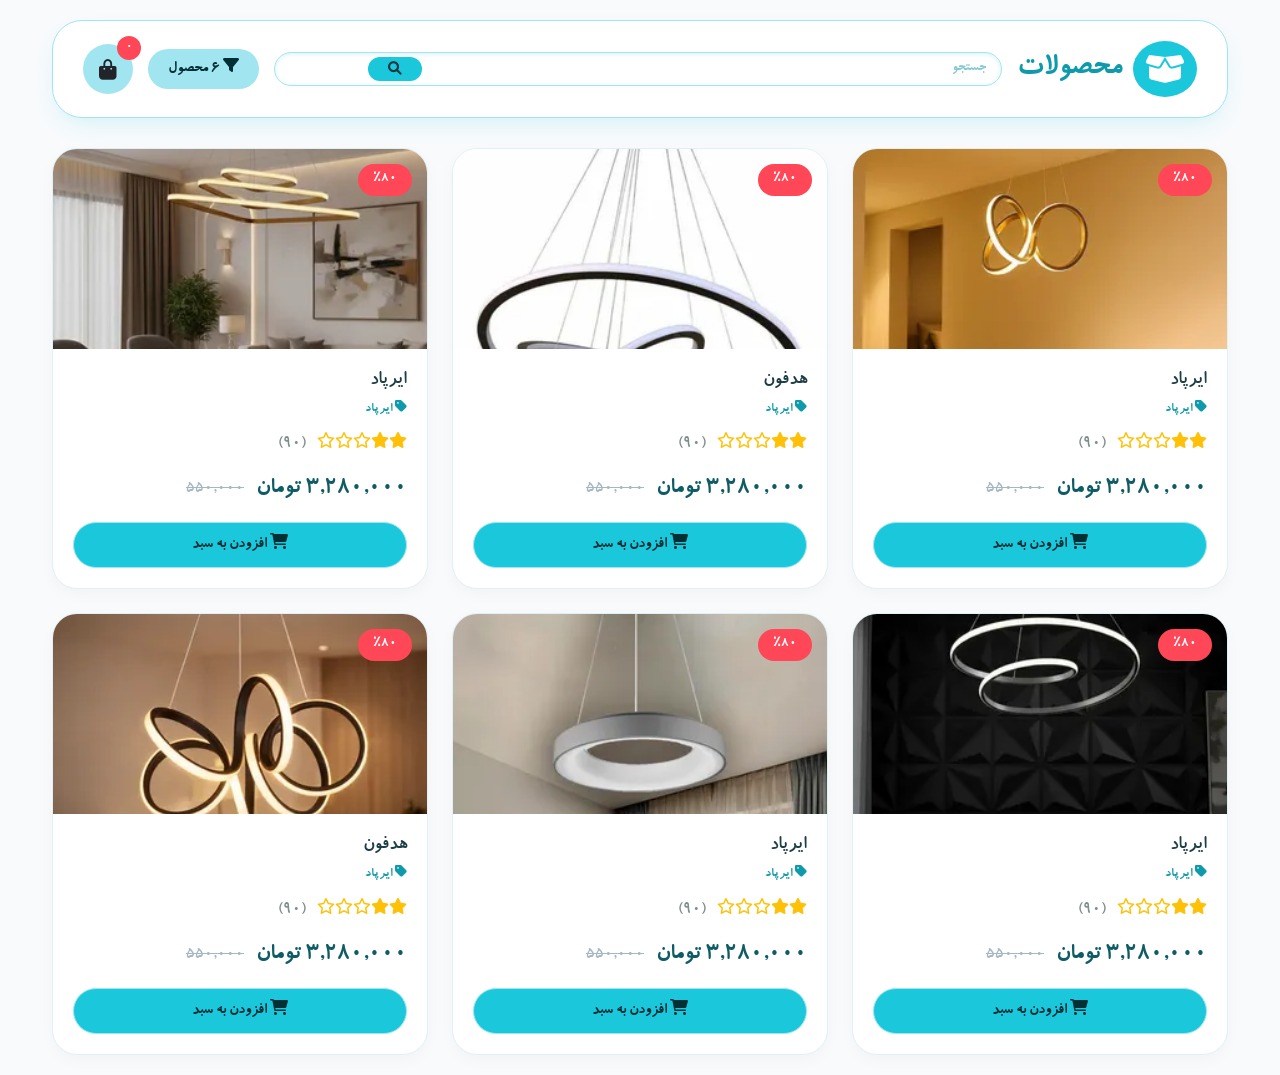
<file: product6.html>
<!DOCTYPE html>
<html lang="fa" dir="rtl">
<head>
  <meta charset="UTF-8">
  <meta name="viewport" content="width=device-width, initial-scale=1.0">
  <title>محصولات و سبد خرید</title>
  <link rel="stylesheet" href="./bootstrap/FILE_76c534a7-daf5-4886-a2ac-49315e4f8dcc.css">
  <link rel="stylesheet" href="./style.css">
  <link rel="website icon" type="png" href="./picture/logo.png">
  <link rel="stylesheet" href="https://cdnjs.cloudflare.com/ajax/libs/font-awesome/6.0.0-beta3/css/all.min.css">
  <style>
    * {   font-family: b koodak; margin: 0; padding: 0; box-sizing: border-box; }
    :root { --primary: #1ac7db; --primary-dark: #0f9aab; --primary-light: #a1e5f0; --gray-bg: #f8fafc; }
    body { background-color: var(--gray-bg); padding: 20px; position: relative; }
    .container { max-width: 1200px; margin: 0 auto; }
    
    /* هدر صفحه */
    .page-header { background: white; border-radius: 30px; padding: 20px 30px; margin-bottom: 30px; box-shadow: 0 10px 25px -8px rgba(26,199,219,0.2); border: 1px solid var(--primary-light); display: flex; align-items: center; justify-content: space-between; flex-wrap: wrap; gap: 15px; }
    .page-header h1 { color: var(--primary-dark); font-weight: 700; font-size: 2rem; margin: 0; display: flex; align-items: center; gap: 10px; }
    .page-header h1 i { background: var(--primary); color: white; padding: 12px; border-radius: 50%; }
    .filter-badge { background: var(--primary-light); padding: 8px 20px; border-radius: 40px; color: #022e36; font-weight: 500; }
    
    /* آیکون سبد خرید در هدر */
    .cart-icon-header {
      position: relative;
      cursor: pointer;
      background: var(--primary-light);
      width: 50px;
      height: 50px;
      border-radius: 50%;
      display: flex;
      align-items: center;
      justify-content: center;
      transition: 0.2s;
    }
    .cart-icon-header:hover { background: var(--primary); }
    .cart-count-badge {
      position: absolute;
      top: -8px;
      right: -8px;
      background: #ff4757;
      color: white;
      border-radius: 50%;
      width: 24px;
      height: 24px;
      font-size: 12px;
      display: flex;
      align-items: center;
      justify-content: center;
      font-weight: bold;
    }
    
    /* کارت محصول */
    .product-card { background: white; border-radius: 25px; overflow: hidden; border: 1px solid #e0f0f5; transition: 0.3s; height: 100%; box-shadow: 0 5px 15px rgba(0,0,0,0.03); }
    .product-card:hover { transform: translateY(-8px); box-shadow: 0 20px 30px -8px var(--primary); border-color: var(--primary); }
    .product-img { height: 200px; background-size: cover; background-position: center; position: relative; }
    .discount-badge { position: absolute; top: 15px; right: 15px; background: #ff4757; color: white; padding: 5px 15px; border-radius: 30px; font-weight: 600; font-size: 0.9rem; z-index: 2; }
    .product-body { padding: 20px; }
    .product-title { font-weight: 700; color: #1e3e45; margin-bottom: 8px; font-size: 1.2rem; }
    .product-category { color: var(--primary-dark); font-size: 0.85rem; margin-bottom: 12px; display: block; }
    .product-price { display: flex; align-items: center; gap: 12px; margin: 15px 0; }
    .current-price { font-size: 1.5rem; font-weight: 700; color: #0f5b66; }
    .old-price { text-decoration: line-through; color: #a4b8c2; font-size: 1rem; }
    .rating { color: #ffc107; margin-bottom: 15px; }
    .rating span { color: #7f8c8d; margin-right: 8px; }
    .btn-add { background: var(--primary); border: none; border-radius: 50px; padding: 10px 20px; font-weight: 600; color: #022e36; width: 100%; transition: 0.2s; border: 1px solid var(--primary-light); }
    .btn-add:hover { background: var(--primary-dark); color: white; }
    
    /* سایدبار سبد خرید */
    .cart-sidebar {
      position: fixed;
      top: 0;
      left: -400px;
      width: 380px;
      height: 100%;
      background: white;
      box-shadow: -5px 0 25px rgba(0,0,0,0.15);
      z-index: 1000;
      transition: 0.3s;
      display: flex;
      flex-direction: column;
    }
    .cart-sidebar.active { left: 0; }
    .cart-sidebar-header {
      padding: 20px;
      border-bottom: 2px solid var(--primary-light);
      display: flex;
      justify-content: space-between;
      align-items: center;
    }
    .cart-sidebar-header h4 { margin: 0; color: var(--primary-dark); }
    .close-cart { background: none; border: none; font-size: 1.8rem; cursor: pointer; color: #999; }
    .close-cart:hover { color: #ff4757; }
    .cart-items-list { flex: 1; overflow-y: auto; padding: 20px; }
    .cart-item { display: flex; gap: 12px; margin-bottom: 20px; padding-bottom: 15px; border-bottom: 1px solid #eee; }
    .cart-item-img { width: 70px; height: 70px; border-radius: 16px; object-fit: cover; }
    .cart-item-info { flex: 1; }
    .cart-item-title { font-weight: 600; margin-bottom: 4px; font-size: 0.95rem; }
    .cart-item-price { color: var(--primary-dark); font-weight: 700; font-size: 0.9rem; }
    .cart-qty { display: flex; align-items: center; gap: 8px; margin-top: 8px; }
    .cart-qty button { width: 28px; height: 28px; border-radius: 50%; border: 1px solid #ddd; background: white; cursor: pointer; }
    .cart-qty button:hover { background: var(--primary); color: white; }
    .remove-item { color: #ff6b6b; background: none; border: none; font-size: 1rem; cursor: pointer; margin-right: 8px; }
    .cart-footer { padding: 20px; border-top: 2px solid var(--primary-light); }
    .total-row { display: flex; justify-content: space-between; font-weight: 700; margin-bottom: 15px; font-size: 1.1rem; }
    .checkout-btn { background: var(--primary); border: none; border-radius: 50px; padding: 12px; width: 100%; font-weight: 700; margin-bottom: 10px; }
    .checkout-btn:hover { background: var(--primary-dark); color: white; }
    .clear-cart-btn { background: none; border: none; color: #ff6b6b; width: 100%; padding: 8px; }
    .overlay {
      position: fixed;
      top: 0;
      left: 0;
      width: 100%;
      height: 100%;
      background: rgba(0,0,0,0.5);
      z-index: 999;
      display: none;
    }
    .overlay.active { display: block; }
    
    .search-wrapper { display: flex; gap: 8px; background: white; border: 1px solid var(--primary-light); border-radius: 50px; padding: 5px 15px; }
    .search-wrapper input { border: none; outline: none; background: transparent; }
    .search-wrapper button { background: var(--primary); border: none; border-radius: 50px; padding: 5px 20px; }
    
    @media (max-width: 576px) {
      .cart-sidebar { width: 100%; left: -100%; }
      .page-header { flex-direction: column; text-align: center; }
    }
  </style>
</head>
<body>

<div class="container">
  <!-- هدر صفحه محصولات با آیکون سبد خرید -->
  <div class="page-header">
    <h1><i class="fas fa-box-open"></i> محصولات</h1>
    <div class="search-wrapper">
      <input id="searchProducts" type="text" style="position:relative ;" placeholder="جستجو">
      <button style="position: absolute; right: 67%;"><i class="fas fa-search"></i> </button>
    </div>
    <div style="display: flex; gap: 15px; align-items: center;">
      <div class="filter-badge"><i class="fas fa-filter"></i> <span id="productCount">۱۲</span> محصول</div>
      <div class="cart-icon-header" id="cartIcon">
        <i class="fas fa-shopping-bag fa-lg"></i>
        <span class="cart-count-badge" id="cartCount">0</span>
      </div>
    </div>
  </div>

 

  <!-- لیست محصولات -->
  <div class="row g-4" id="productsContainer">
    <!-- محصولات توسط JS رندر می‌شوند -->
  </div>


<!-- سایدبار سبد خرید -->
<div class="overlay" id="overlay"></div>
<div class="cart-sidebar" id="cartSidebar">
  <div class="cart-sidebar-header">
    <h4><i class="fas fa-shopping-bag"></i> سبد خرید</h4>
    <button class="close-cart" id="closeCartBtn">&times;</button>
  </div>
  <div class="cart-items-list" id="cartItemsList">
    <div class="text-center text-muted py-4">سبد خرید خالی است</div>
  </div>
  <div class="cart-footer">
    <div class="total-row">
      <span>جمع کل:</span>
      <span id="cartTotalPrice">0 تومان</span>
    </div>
    <button class="checkout-btn" id="checkoutBtn">نهایی کردن خرید</button>
    <button class="clear-cart-btn" id="clearCartBtn">حذف همه</button>
  </div>
</div>

<script>
  // ========== لیست محصولات ==========
  const products = [
  { id: 35, title: "ایرپاد", category: " ایرپاد", price: 3280000, oldPrice: 550000, image: "./picture/نور1.webp", discount: 80, rating: 2, reviews: 90 },
  { id: 36, title: " هدفون", category: " ایرپاد", price: 3280000, oldPrice: 550000, image: "./picture/نور2.webp", discount: 80, rating: 2, reviews: 90 },
  { id: 37, title: " ایرپاد", category: "ایرپاد ", price: 3280000, oldPrice: 550000, image: "./picture/نور3.webp", discount: 80, rating: 2, reviews: 90 },
  { id: 38, title: "ایرپاد", category: "ایرپاد ", price: 3280000, oldPrice: 550000, image: "./picture/نور4.webp", discount: 80, rating: 2, reviews: 90 },
  { id: 39, title: "ایرپاد", category: "ایرپاد ", price: 3280000, oldPrice: 550000, image: "./picture/نور5.webp", discount: 80, rating: 2, reviews: 90 },
  { id: 40, title: "هدفون", category: "ایرپاد ", price: 3280000, oldPrice: 550000, image: "./picture/نور6.webp", discount: 80, rating: 2, reviews: 90 },

  ];

  // ========== سبد خرید ==========
  let cart = JSON.parse(localStorage.getItem('cart')) || [];

  // رندر ستاره‌ها
  function renderRating(rating) {
    let stars = '';
    for (let i = 1; i <= 5; i++) {
      if (i <= rating) stars += '<i class="fas fa-star"></i>';
      else if (i - 0.5 <= rating) stars += '<i class="fas fa-star-half-alt"></i>';
      else stars += '<i class="far fa-star"></i>';
    }
    return stars;
  }

  // رندر محصولات
  function renderProducts(filterCategory = 'همه', searchText = '') {
    const container = document.getElementById('productsContainer');
    if (!container) return;
    
    let filtered = products.filter(p => {
      const matchCategory = filterCategory === 'همه' || p.category === filterCategory;
      const matchSearch = p.title.includes(searchText) || p.category.includes(searchText);
      return matchCategory && matchSearch;
    });
    
    document.getElementById('productCount').innerText = filtered.length;
    
    if (filtered.length === 0) {
      container.innerHTML = '<div class="col-12 text-center py-5">محصولی یافت نشد</div>';
      return;
    }
    
    container.innerHTML = filtered.map(product => `
      <div class="col-lg-4 col-md-6">
        <div class="product-card">
          <div class="product-img" style="background-image: url('${product.image}');">
            <span class="discount-badge">٪${product.discount}</span>
          </div>
          <div class="product-body">
            <h3 class="product-title">${product.title}</h3>
            <span class="product-category"><i class="fas fa-tag"></i> ${product.category}</span>
            <div class="rating">
              ${renderRating(product.rating)}
              <span>(${product.reviews})</span>
            </div>
            <div class="product-price">
              <span class="current-price">${product.price.toLocaleString()} تومان</span>
              <span class="old-price">${product.oldPrice.toLocaleString()}</span>
            </div>
            <button class="btn-add" onclick="addToCart(${product.id})">
              <i class="fas fa-shopping-cart"></i> افزودن به سبد
            </button>
          </div>
        </div>
      </div>
    `).join('');
  }

  // اضافه کردن به سبد خرید
  window.addToCart = function(productId) {
    const product = products.find(p => p.id === productId);
    if (!product) return;
    
    const existing = cart.find(item => item.id === productId);
    if (existing) {
      existing.quantity++;
    } else {
      cart.push({
        id: product.id,
        title: product.title,
        price: product.price,
        image: product.image,
        quantity: 1
      });
    }
    saveCart();
    showNotification(`${product.title} به سبد خرید اضافه شد`);
  };

  // ذخیره و به‌روزرسانی
  function saveCart() {
    localStorage.setItem('cart', JSON.stringify(cart));
    updateCartUI();
  }

  // به‌روزرسانی نمایش سبد خرید
  function updateCartUI() {
    const cartCountSpan = document.getElementById('cartCount');
    const cartItemsList = document.getElementById('cartItemsList');
    const cartTotalSpan = document.getElementById('cartTotalPrice');
    
    const totalItems = cart.reduce((sum, i) => sum + i.quantity, 0);
    if (cartCountSpan) cartCountSpan.innerText = totalItems;
    
    if (!cartItemsList) return;
    
    if (cart.length === 0) {
      cartItemsList.innerHTML = '<div class="text-center text-muted py-4">سبد خرید خالی است</div>';
      if (cartTotalSpan) cartTotalSpan.innerText = '0 تومان';
      return;
    }
    
    let html = '';
    let total = 0;
    cart.forEach((item, idx) => {
      const itemTotal = item.price * item.quantity;
      total += itemTotal;
      html += `
        <div class="cart-item" data-index="${idx}">
          <img class="cart-item-img" src="${item.image}" alt="${item.title}">
          <div class="cart-item-info">
            <div class="cart-item-title">${item.title}</div>
            <div class="cart-item-price">${item.price.toLocaleString()} تومان</div>
            <div class="cart-qty">
              <button onclick="changeQuantity(${idx}, -1)">-</button>
              <span>${item.quantity}</span>
              <button onclick="changeQuantity(${idx}, 1)">+</button>
              <button class="remove-item" onclick="removeItem(${idx})"><i class="fas fa-trash-alt"></i></button>
            </div>
          </div>
        </div>
      `;
    });
    cartItemsList.innerHTML = html;
    if (cartTotalSpan) cartTotalSpan.innerText = total.toLocaleString() + ' تومان';
  }

  window.changeQuantity = function(index, delta) {
    if (cart[index]) {
      const newQty = cart[index].quantity + delta;
      if (newQty > 0) {
        cart[index].quantity = newQty;
      } else {
        cart.splice(index, 1);
      }
      saveCart();
    }
  };

  window.removeItem = function(index) {
    cart.splice(index, 1);
    saveCart();
  };
//notification
  function showNotification(msg) {
    const notif = document.createElement('div');
    notif.innerHTML = `<i class="fas fa-check-circle me-2"></i> ${msg}`;
    notif.style.cssText = `
      position: fixed; bottom: 20px; right: 20px; background: #1ac7db; color: white;
      padding: 12px 25px; border-radius: 50px; z-index: 1100; 
      animation: fadeInOut 2.5s ease forwards;
    `;
    document.body.appendChild(notif);
    setTimeout(() => notif.remove(), 2500);
  }

  // فیلتر و جستجو
  function filterAndSearch() {
    const selectedRadio = document.querySelector('input[name="category"]:checked');
    const category = selectedRadio ? selectedRadio.value : 'همه';
    const searchText = document.getElementById('searchProducts')?.value || '';
    renderProducts(category, searchText);
  }

  //   offsetسایدبار سبد خرید
  const cartIcon = document.getElementById('cartIcon');
  const cartSidebar = document.getElementById('cartSidebar');
  const overlay = document.getElementById('overlay');
  const closeCartBtn = document.getElementById('closeCartBtn');
  
  function openCart() {
    cartSidebar.classList.add('active');
    overlay.classList.add('active');
  }
  function closeCart() {
    cartSidebar.classList.remove('active');
    overlay.classList.remove('active');
  }
  
  cartIcon?.addEventListener('click', openCart);
  closeCartBtn?.addEventListener('click', closeCart);
  overlay?.addEventListener('click', closeCart);
  
  // پرداخت
  document.getElementById('checkoutBtn')?.addEventListener('click', () => {
    if (cart.length === 0) {
      alert('سبد خرید خالی است');
      return;
    }
    alert('سفارش شما با موفقیت ثبت شد!');
    cart = [];
    saveCart();
    closeCart();
  });
  
  // حذف همه
  document.getElementById('clearCartBtn')?.addEventListener('click', () => {
    if (cart.length && confirm('حذف تمام محصولات از سبد خرید؟')) {
      cart = [];
      saveCart();
    }
  });
  
  // رویدادهای فیلتر و جستجو
  document.querySelectorAll('input[name="category"]').forEach(radio => {
    radio.addEventListener('change', filterAndSearch);
  });
  document.getElementById('searchProducts')?.addEventListener('input', filterAndSearch);
  document.querySelector('.search-wrapper button')?.addEventListener('click', filterAndSearch);
  
  // انیمیشن
  const style = document.createElement('style');
  style.textContent = `
    @keyframes fadeInOut {
      0% { opacity: 0; transform: translateX(30px); }
      15% { opacity: 1; transform: translateX(0); }
      85% { opacity: 1; }
      100% { opacity: 0; transform: translateX(30px); }
    }
  `;
  document.head.appendChild(style);
  

  // مقداردهی اولیه
  renderProducts();
  updateCartUI();
</script>
</body>
</html>
</file>
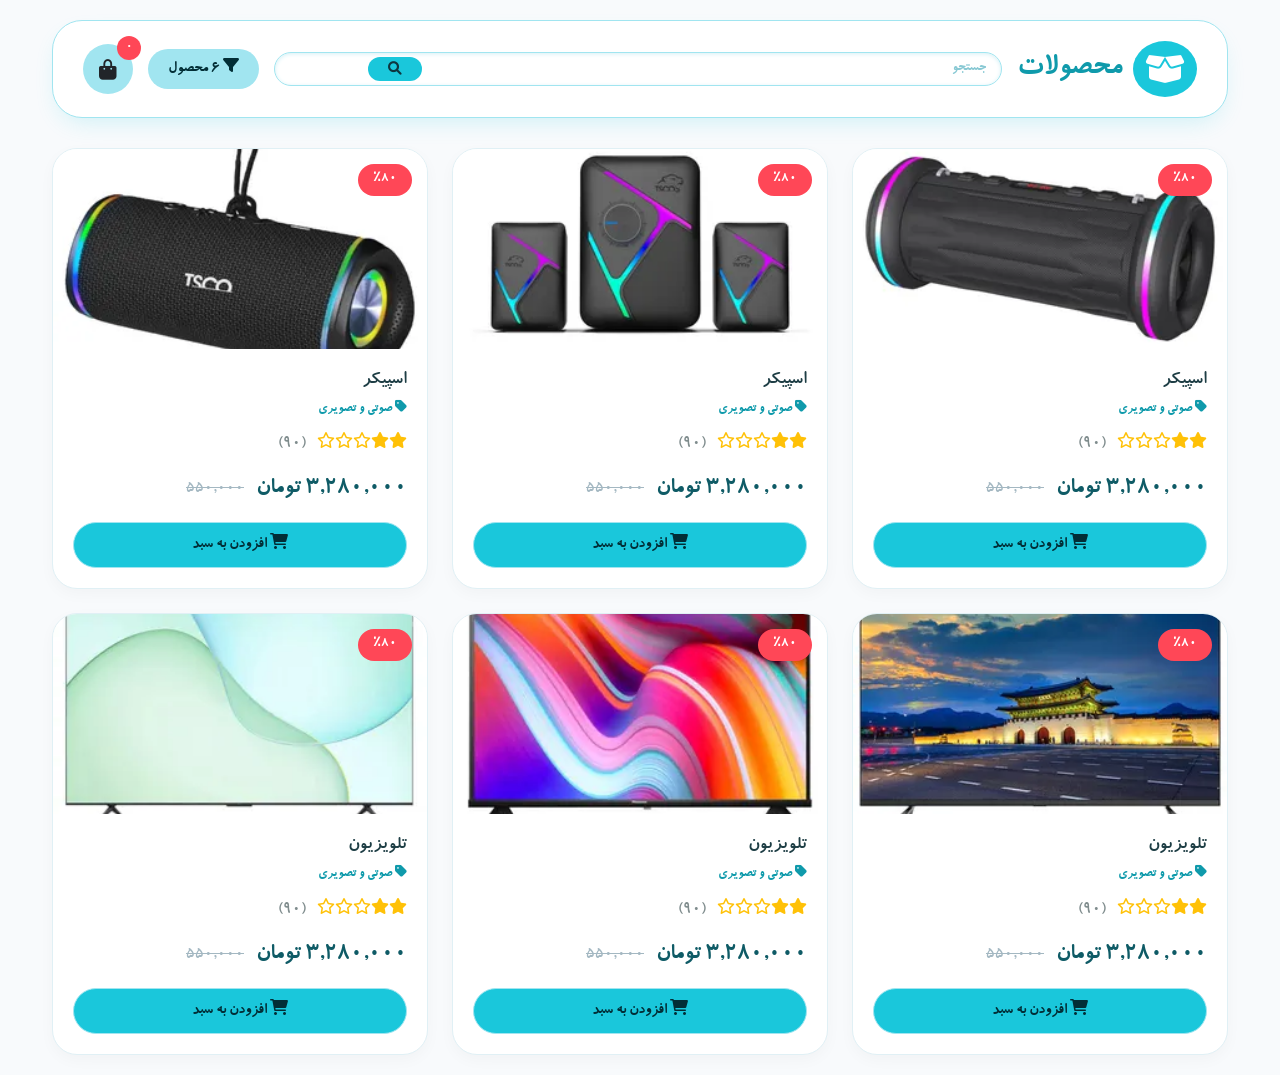
<file: product7.html>
<!DOCTYPE html>
<html lang="fa" dir="rtl">
<head>
  <meta charset="UTF-8">
  <meta name="viewport" content="width=device-width, initial-scale=1.0">
  <title>محصولات و سبد خرید</title>
  <link rel="stylesheet" href="./bootstrap/FILE_76c534a7-daf5-4886-a2ac-49315e4f8dcc.css">
  <link rel="stylesheet" href="./style.css">
  <link rel="website icon" type="png" href="./picture/logo.png">
  <link rel="stylesheet" href="https://cdnjs.cloudflare.com/ajax/libs/font-awesome/6.0.0-beta3/css/all.min.css">
  <style>
    * {   font-family: b koodak; margin: 0; padding: 0; box-sizing: border-box; }
    :root { --primary: #1ac7db; --primary-dark: #0f9aab; --primary-light: #a1e5f0; --gray-bg: #f8fafc; }
    body { background-color: var(--gray-bg); padding: 20px; position: relative; }
    .container { max-width: 1200px; margin: 0 auto; }
    
    /* هدر صفحه */
    .page-header { background: white; border-radius: 30px; padding: 20px 30px; margin-bottom: 30px; box-shadow: 0 10px 25px -8px rgba(26,199,219,0.2); border: 1px solid var(--primary-light); display: flex; align-items: center; justify-content: space-between; flex-wrap: wrap; gap: 15px; }
    .page-header h1 { color: var(--primary-dark); font-weight: 700; font-size: 2rem; margin: 0; display: flex; align-items: center; gap: 10px; }
    .page-header h1 i { background: var(--primary); color: white; padding: 12px; border-radius: 50%; }
    .filter-badge { background: var(--primary-light); padding: 8px 20px; border-radius: 40px; color: #022e36; font-weight: 500; }
    
    /* آیکون سبد خرید در هدر */
    .cart-icon-header {
      position: relative;
      cursor: pointer;
      background: var(--primary-light);
      width: 50px;
      height: 50px;
      border-radius: 50%;
      display: flex;
      align-items: center;
      justify-content: center;
      transition: 0.2s;
    }
    .cart-icon-header:hover { background: var(--primary); }
    .cart-count-badge {
      position: absolute;
      top: -8px;
      right: -8px;
      background: #ff4757;
      color: white;
      border-radius: 50%;
      width: 24px;
      height: 24px;
      font-size: 12px;
      display: flex;
      align-items: center;
      justify-content: center;
      font-weight: bold;
    }
    
    /* کارت محصول */
    .product-card { background: white; border-radius: 25px; overflow: hidden; border: 1px solid #e0f0f5; transition: 0.3s; height: 100%; box-shadow: 0 5px 15px rgba(0,0,0,0.03); }
    .product-card:hover { transform: translateY(-8px); box-shadow: 0 20px 30px -8px var(--primary); border-color: var(--primary); }
    .product-img { height: 200px; background-size: cover; background-position: center; position: relative; }
    .discount-badge { position: absolute; top: 15px; right: 15px; background: #ff4757; color: white; padding: 5px 15px; border-radius: 30px; font-weight: 600; font-size: 0.9rem; z-index: 2; }
    .product-body { padding: 20px; }
    .product-title { font-weight: 700; color: #1e3e45; margin-bottom: 8px; font-size: 1.2rem; }
    .product-category { color: var(--primary-dark); font-size: 0.85rem; margin-bottom: 12px; display: block; }
    .product-price { display: flex; align-items: center; gap: 12px; margin: 15px 0; }
    .current-price { font-size: 1.5rem; font-weight: 700; color: #0f5b66; }
    .old-price { text-decoration: line-through; color: #a4b8c2; font-size: 1rem; }
    .rating { color: #ffc107; margin-bottom: 15px; }
    .rating span { color: #7f8c8d; margin-right: 8px; }
    .btn-add { background: var(--primary); border: none; border-radius: 50px; padding: 10px 20px; font-weight: 600; color: #022e36; width: 100%; transition: 0.2s; border: 1px solid var(--primary-light); }
    .btn-add:hover { background: var(--primary-dark); color: white; }
    
    /* سایدبار سبد خرید */
    .cart-sidebar {
      position: fixed;
      top: 0;
      left: -400px;
      width: 380px;
      height: 100%;
      background: white;
      box-shadow: -5px 0 25px rgba(0,0,0,0.15);
      z-index: 1000;
      transition: 0.3s;
      display: flex;
      flex-direction: column;
    }
    .cart-sidebar.active { left: 0; }
    .cart-sidebar-header {
      padding: 20px;
      border-bottom: 2px solid var(--primary-light);
      display: flex;
      justify-content: space-between;
      align-items: center;
    }
    .cart-sidebar-header h4 { margin: 0; color: var(--primary-dark); }
    .close-cart { background: none; border: none; font-size: 1.8rem; cursor: pointer; color: #999; }
    .close-cart:hover { color: #ff4757; }
    .cart-items-list { flex: 1; overflow-y: auto; padding: 20px; }
    .cart-item { display: flex; gap: 12px; margin-bottom: 20px; padding-bottom: 15px; border-bottom: 1px solid #eee; }
    .cart-item-img { width: 70px; height: 70px; border-radius: 16px; object-fit: cover; }
    .cart-item-info { flex: 1; }
    .cart-item-title { font-weight: 600; margin-bottom: 4px; font-size: 0.95rem; }
    .cart-item-price { color: var(--primary-dark); font-weight: 700; font-size: 0.9rem; }
    .cart-qty { display: flex; align-items: center; gap: 8px; margin-top: 8px; }
    .cart-qty button { width: 28px; height: 28px; border-radius: 50%; border: 1px solid #ddd; background: white; cursor: pointer; }
    .cart-qty button:hover { background: var(--primary); color: white; }
    .remove-item { color: #ff6b6b; background: none; border: none; font-size: 1rem; cursor: pointer; margin-right: 8px; }
    .cart-footer { padding: 20px; border-top: 2px solid var(--primary-light); }
    .total-row { display: flex; justify-content: space-between; font-weight: 700; margin-bottom: 15px; font-size: 1.1rem; }
    .checkout-btn { background: var(--primary); border: none; border-radius: 50px; padding: 12px; width: 100%; font-weight: 700; margin-bottom: 10px; }
    .checkout-btn:hover { background: var(--primary-dark); color: white; }
    .clear-cart-btn { background: none; border: none; color: #ff6b6b; width: 100%; padding: 8px; }
    .overlay {
      position: fixed;
      top: 0;
      left: 0;
      width: 100%;
      height: 100%;
      background: rgba(0,0,0,0.5);
      z-index: 999;
      display: none;
    }
    .overlay.active { display: block; }
    
    .search-wrapper { display: flex; gap: 8px; background: white; border: 1px solid var(--primary-light); border-radius: 50px; padding: 5px 15px; }
    .search-wrapper input { border: none; outline: none; background: transparent; }
    .search-wrapper button { background: var(--primary); border: none; border-radius: 50px; padding: 5px 20px; }
    
    @media (max-width: 576px) {
      .cart-sidebar { width: 100%; left: -100%; }
      .page-header { flex-direction: column; text-align: center; }
    }
  </style>
</head>
<body>

<div class="container">
  <!-- هدر صفحه محصولات با آیکون سبد خرید -->
  <div class="page-header">
    <h1><i class="fas fa-box-open"></i> محصولات</h1>
    <div class="search-wrapper">
      <input id="searchProducts" type="text" style="position:relative ;" placeholder="جستجو">
      <button style="position: absolute; right: 67%;"><i class="fas fa-search"></i> </button>
    </div>
    <div style="display: flex; gap: 15px; align-items: center;">
      <div class="filter-badge"><i class="fas fa-filter"></i> <span id="productCount">۱۲</span> محصول</div>
      <div class="cart-icon-header" id="cartIcon">
        <i class="fas fa-shopping-bag fa-lg"></i>
        <span class="cart-count-badge" id="cartCount">0</span>
      </div>
    </div>
  </div>

 

  <!-- لیست محصولات -->
  <div class="row g-4" id="productsContainer">
    <!-- محصولات توسط JS رندر می‌شوند -->
  </div>


<!-- سایدبار سبد خرید -->
<div class="overlay" id="overlay"></div>
<div class="cart-sidebar" id="cartSidebar">
  <div class="cart-sidebar-header">
    <h4><i class="fas fa-shopping-bag"></i> سبد خرید</h4>
    <button class="close-cart" id="closeCartBtn">&times;</button>
  </div>
  <div class="cart-items-list" id="cartItemsList">
    <div class="text-center text-muted py-4">سبد خرید خالی است</div>
  </div>
  <div class="cart-footer">
    <div class="total-row">
      <span>جمع کل:</span>
      <span id="cartTotalPrice">0 تومان</span>
    </div>
    <button class="checkout-btn" id="checkoutBtn">نهایی کردن خرید</button>
    <button class="clear-cart-btn" id="clearCartBtn">حذف همه</button>
  </div>
</div>

<script>
  // ========== لیست محصولات ==========
  const products = [
  { id: 41, title: "اسپیکر", category: " صوتی و تصویری ", price: 3280000, oldPrice: 550000, image: "./picture/صوتی1.webp", discount: 80, rating: 2, reviews: 90 },
  { id: 42, title: " اسپیکر", category: " صوتی و تصویری", price: 3280000, oldPrice: 550000, image: "./picture/صوتی2.webp", discount: 80, rating: 2, reviews: 90 },
  { id: 43, title: " اسپیکر", category: "صوتی و تصویری ", price: 3280000, oldPrice: 550000, image: "./picture/صوتی3.webp", discount: 80, rating: 2, reviews: 90 },
  { id: 44, title: "تلویزیون", category: "صوتی و تصویری ", price: 3280000, oldPrice: 550000, image: "./picture/صوتی4.webp", discount: 80, rating: 2, reviews: 90 },
  { id: 45, title: "تلویزیون", category: "صوتی و تصویری ", price: 3280000, oldPrice: 550000, image: "./picture/صوتی5.webp", discount: 80, rating: 2, reviews: 90 },
  { id: 46, title: "تلویزیون", category: "صوتی و تصویری ", price: 3280000, oldPrice: 550000, image: "./picture/صوتی6.webp", discount: 80, rating: 2, reviews: 90 },

  ];

  // ========== سبد خرید ==========
  let cart = JSON.parse(localStorage.getItem('cart')) || [];

  // رندر ستاره‌ها
  function renderRating(rating) {
    let stars = '';
    for (let i = 1; i <= 5; i++) {
      if (i <= rating) stars += '<i class="fas fa-star"></i>';
      else if (i - 0.5 <= rating) stars += '<i class="fas fa-star-half-alt"></i>';
      else stars += '<i class="far fa-star"></i>';
    }
    return stars;
  }

  // رندر محصولات
  function renderProducts(filterCategory = 'همه', searchText = '') {
    const container = document.getElementById('productsContainer');
    if (!container) return;
    
    let filtered = products.filter(p => {
      const matchCategory = filterCategory === 'همه' || p.category === filterCategory;
      const matchSearch = p.title.includes(searchText) || p.category.includes(searchText);
      return matchCategory && matchSearch;
    });
    
    document.getElementById('productCount').innerText = filtered.length;
    
    if (filtered.length === 0) {
      container.innerHTML = '<div class="col-12 text-center py-5">محصولی یافت نشد</div>';
      return;
    }
    
    container.innerHTML = filtered.map(product => `
      <div class="col-lg-4 col-md-6">
        <div class="product-card">
          <div class="product-img" style="background-image: url('${product.image}');">
            <span class="discount-badge">٪${product.discount}</span>
          </div>
          <div class="product-body">
            <h3 class="product-title">${product.title}</h3>
            <span class="product-category"><i class="fas fa-tag"></i> ${product.category}</span>
            <div class="rating">
              ${renderRating(product.rating)}
              <span>(${product.reviews})</span>
            </div>
            <div class="product-price">
              <span class="current-price">${product.price.toLocaleString()} تومان</span>
              <span class="old-price">${product.oldPrice.toLocaleString()}</span>
            </div>
            <button class="btn-add" onclick="addToCart(${product.id})">
              <i class="fas fa-shopping-cart"></i> افزودن به سبد
            </button>
          </div>
        </div>
      </div>
    `).join('');
  }

  // اضافه کردن به سبد خرید
  window.addToCart = function(productId) {
    const product = products.find(p => p.id === productId);
    if (!product) return;
    
    const existing = cart.find(item => item.id === productId);
    if (existing) {
      existing.quantity++;
    } else {
      cart.push({
        id: product.id,
        title: product.title,
        price: product.price,
        image: product.image,
        quantity: 1
      });
    }
    saveCart();
    showNotification(`${product.title} به سبد خرید اضافه شد`);
  };

  // ذخیره و به‌روزرسانی
  function saveCart() {
    localStorage.setItem('cart', JSON.stringify(cart));
    updateCartUI();
  }

  // به‌روزرسانی نمایش سبد خرید
  function updateCartUI() {
    const cartCountSpan = document.getElementById('cartCount');
    const cartItemsList = document.getElementById('cartItemsList');
    const cartTotalSpan = document.getElementById('cartTotalPrice');
    
    const totalItems = cart.reduce((sum, i) => sum + i.quantity, 0);
    if (cartCountSpan) cartCountSpan.innerText = totalItems;
    
    if (!cartItemsList) return;
    
    if (cart.length === 0) {
      cartItemsList.innerHTML = '<div class="text-center text-muted py-4">سبد خرید خالی است</div>';
      if (cartTotalSpan) cartTotalSpan.innerText = '0 تومان';
      return;
    }
    
    let html = '';
    let total = 0;
    cart.forEach((item, idx) => {
      const itemTotal = item.price * item.quantity;
      total += itemTotal;
      html += `
        <div class="cart-item" data-index="${idx}">
          <img class="cart-item-img" src="${item.image}" alt="${item.title}">
          <div class="cart-item-info">
            <div class="cart-item-title">${item.title}</div>
            <div class="cart-item-price">${item.price.toLocaleString()} تومان</div>
            <div class="cart-qty">
              <button onclick="changeQuantity(${idx}, -1)">-</button>
              <span>${item.quantity}</span>
              <button onclick="changeQuantity(${idx}, 1)">+</button>
              <button class="remove-item" onclick="removeItem(${idx})"><i class="fas fa-trash-alt"></i></button>
            </div>
          </div>
        </div>
      `;
    });
    cartItemsList.innerHTML = html;
    if (cartTotalSpan) cartTotalSpan.innerText = total.toLocaleString() + ' تومان';
  }

  window.changeQuantity = function(index, delta) {
    if (cart[index]) {
      const newQty = cart[index].quantity + delta;
      if (newQty > 0) {
        cart[index].quantity = newQty;
      } else {
        cart.splice(index, 1);
      }
      saveCart();
    }
  };

  window.removeItem = function(index) {
    cart.splice(index, 1);
    saveCart();
  };
//notification
  function showNotification(msg) {
    const notif = document.createElement('div');
    notif.innerHTML = `<i class="fas fa-check-circle me-2"></i> ${msg}`;
    notif.style.cssText = `
      position: fixed; bottom: 20px; right: 20px; background: #1ac7db; color: white;
      padding: 12px 25px; border-radius: 50px; z-index: 1100; 
      animation: fadeInOut 2.5s ease forwards;
    `;
    document.body.appendChild(notif);
    setTimeout(() => notif.remove(), 2500);
  }

  // فیلتر و جستجو
  function filterAndSearch() {
    const selectedRadio = document.querySelector('input[name="category"]:checked');
    const category = selectedRadio ? selectedRadio.value : 'همه';
    const searchText = document.getElementById('searchProducts')?.value || '';
    renderProducts(category, searchText);
  }

  //   offsetسایدبار سبد خرید
  const cartIcon = document.getElementById('cartIcon');
  const cartSidebar = document.getElementById('cartSidebar');
  const overlay = document.getElementById('overlay');
  const closeCartBtn = document.getElementById('closeCartBtn');
  
  function openCart() {
    cartSidebar.classList.add('active');
    overlay.classList.add('active');
  }
  function closeCart() {
    cartSidebar.classList.remove('active');
    overlay.classList.remove('active');
  }
  
  cartIcon?.addEventListener('click', openCart);
  closeCartBtn?.addEventListener('click', closeCart);
  overlay?.addEventListener('click', closeCart);
  
  // پرداخت
  document.getElementById('checkoutBtn')?.addEventListener('click', () => {
    if (cart.length === 0) {
      alert('سبد خرید خالی است');
      return;
    }
    alert('سفارش شما با موفقیت ثبت شد!');
    cart = [];
    saveCart();
    closeCart();
  });
  
  // حذف همه
  document.getElementById('clearCartBtn')?.addEventListener('click', () => {
    if (cart.length && confirm('حذف تمام محصولات از سبد خرید؟')) {
      cart = [];
      saveCart();
    }
  });
  
  // رویدادهای فیلتر و جستجو
  document.querySelectorAll('input[name="category"]').forEach(radio => {
    radio.addEventListener('change', filterAndSearch);
  });
  document.getElementById('searchProducts')?.addEventListener('input', filterAndSearch);
  document.querySelector('.search-wrapper button')?.addEventListener('click', filterAndSearch);
  
  // انیمیشن
  const style = document.createElement('style');
  style.textContent = `
    @keyframes fadeInOut {
      0% { opacity: 0; transform: translateX(30px); }
      15% { opacity: 1; transform: translateX(0); }
      85% { opacity: 1; }
      100% { opacity: 0; transform: translateX(30px); }
    }
  `;
  document.head.appendChild(style);
  

  // مقداردهی اولیه
  renderProducts();
  updateCartUI();
</script>
</body>
</html>
</file>
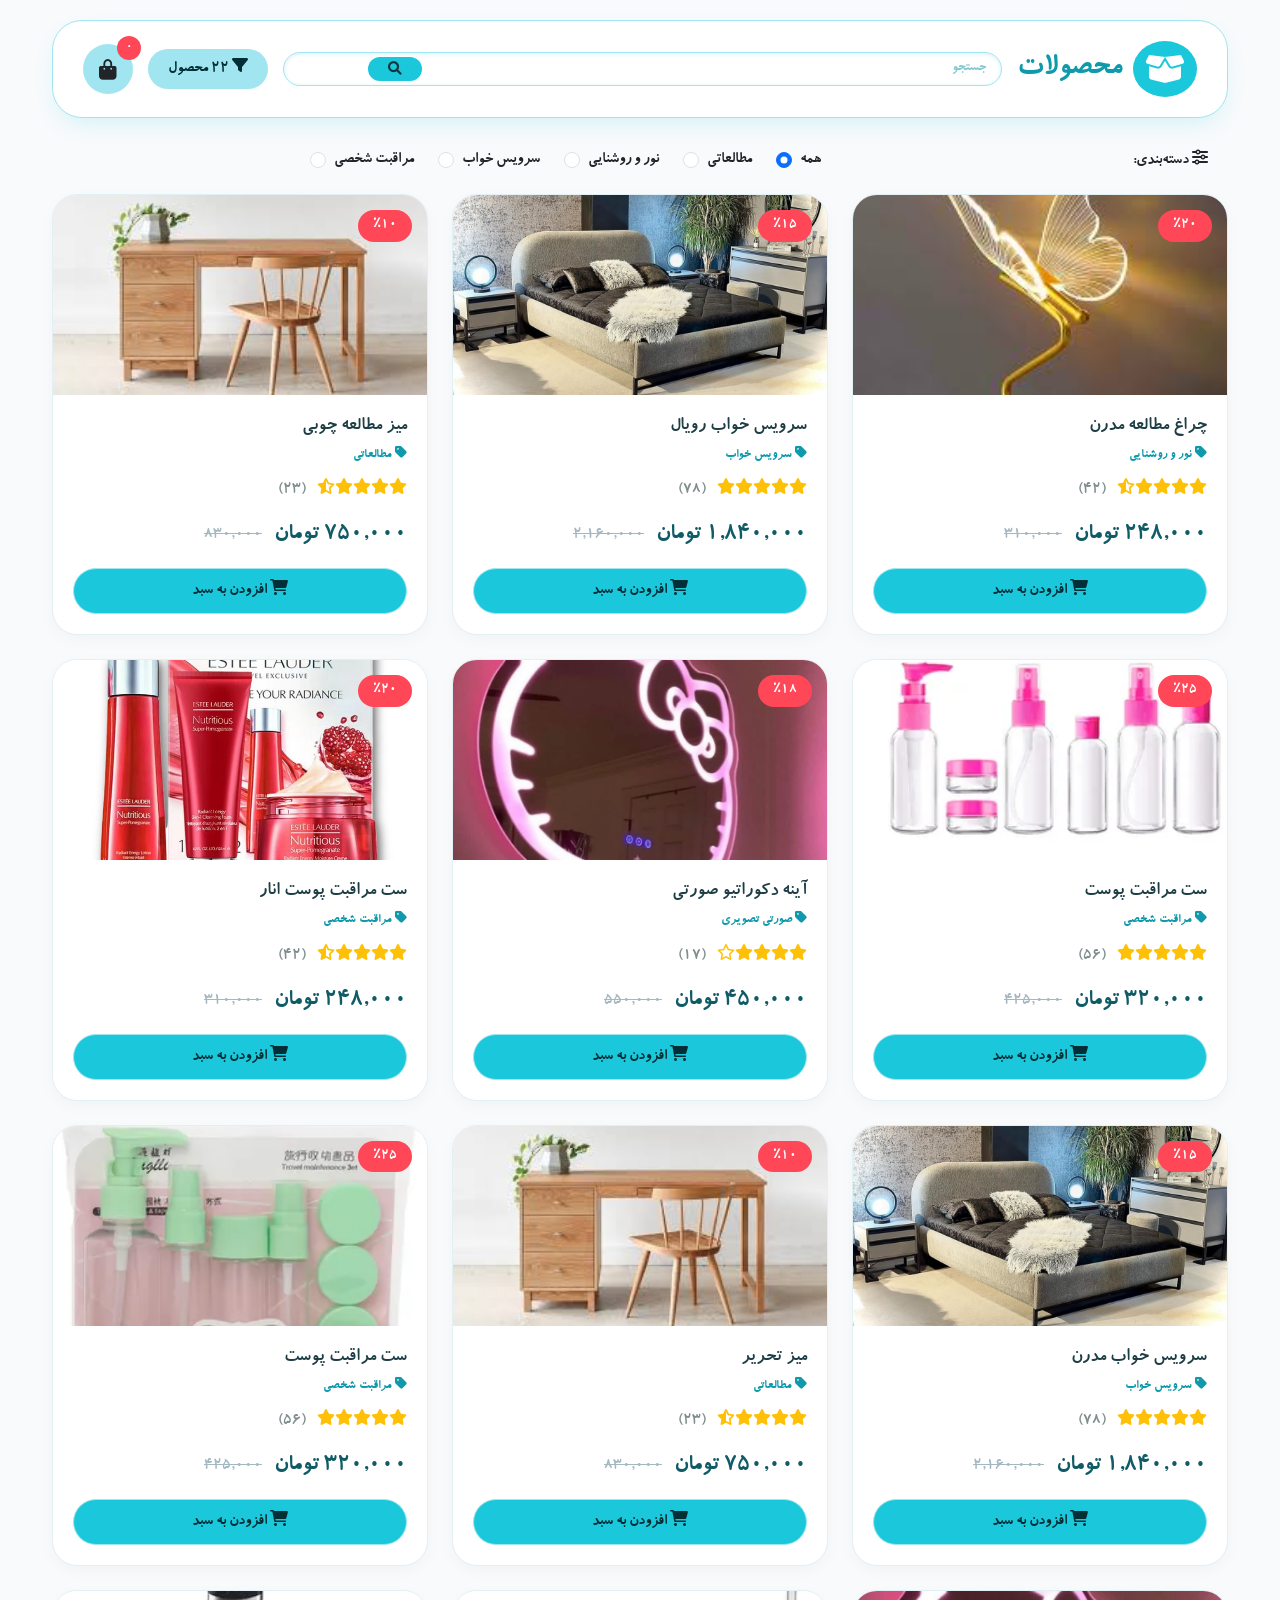
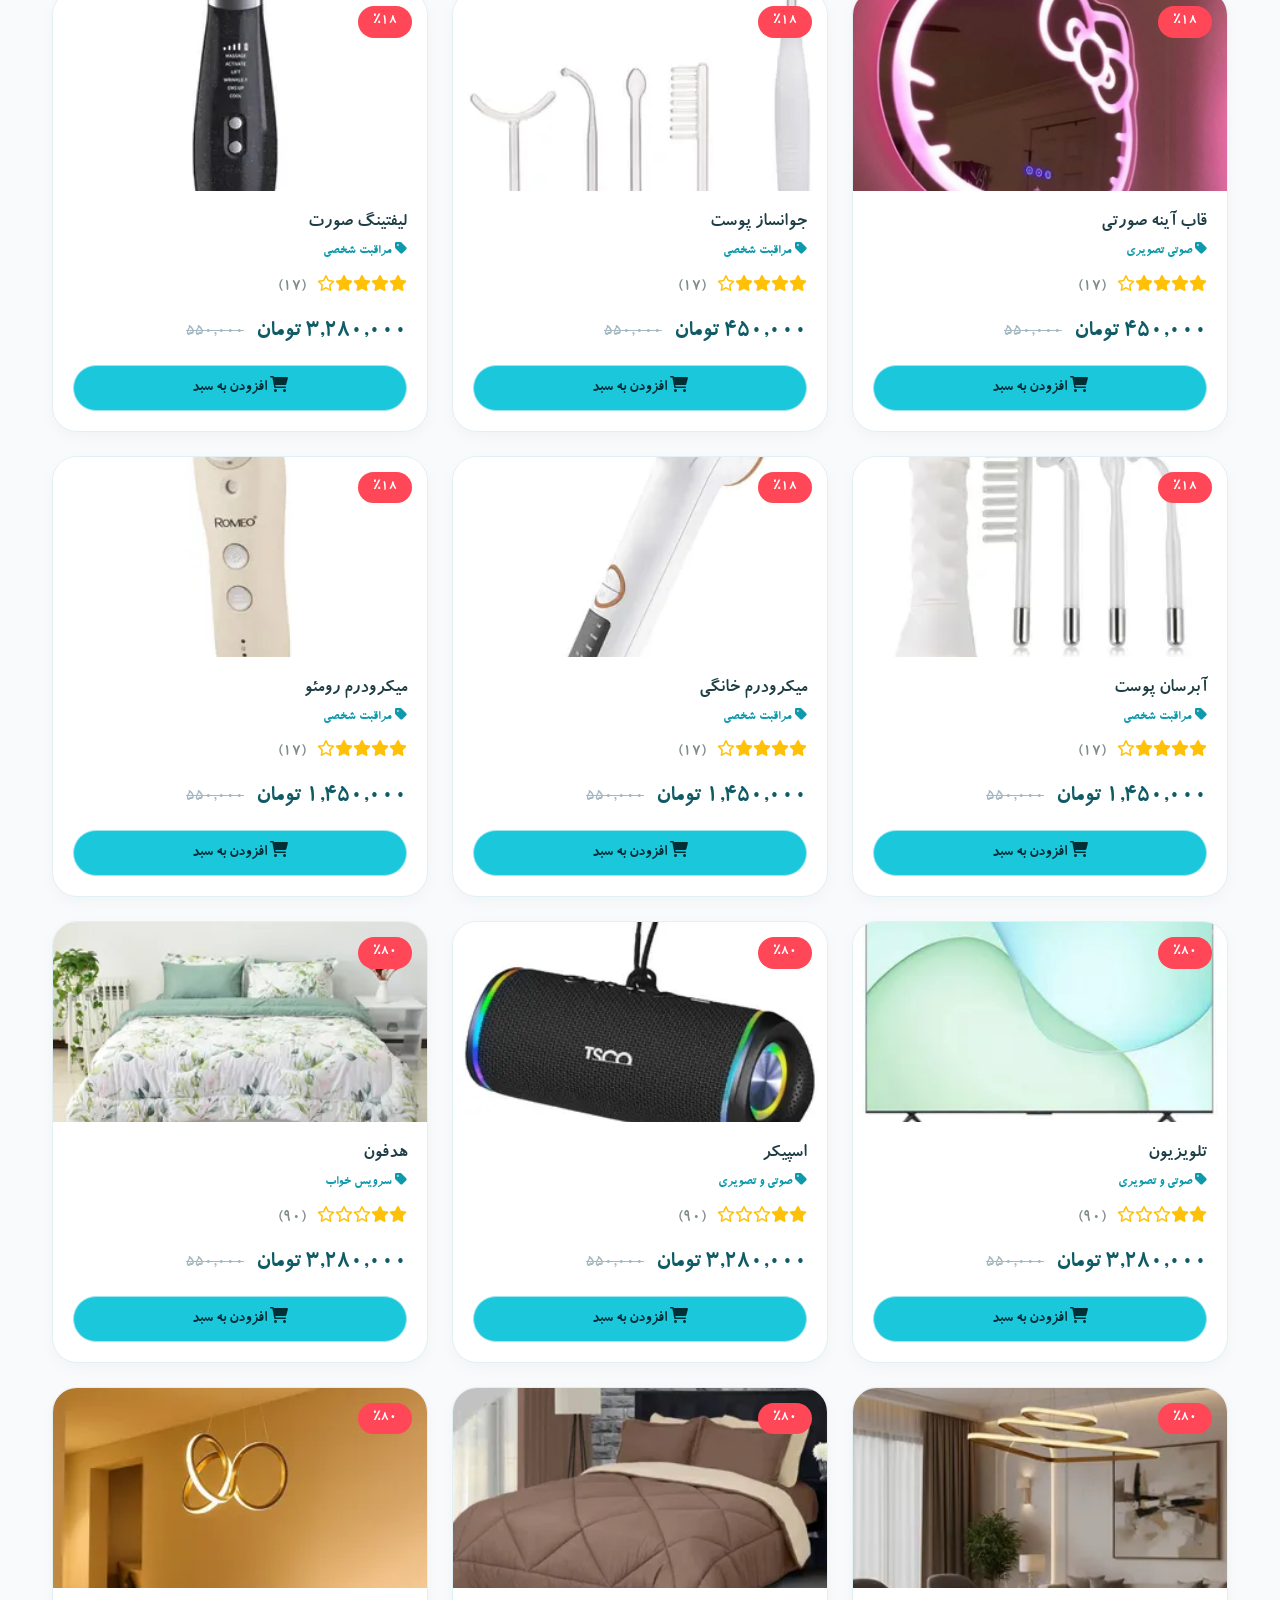
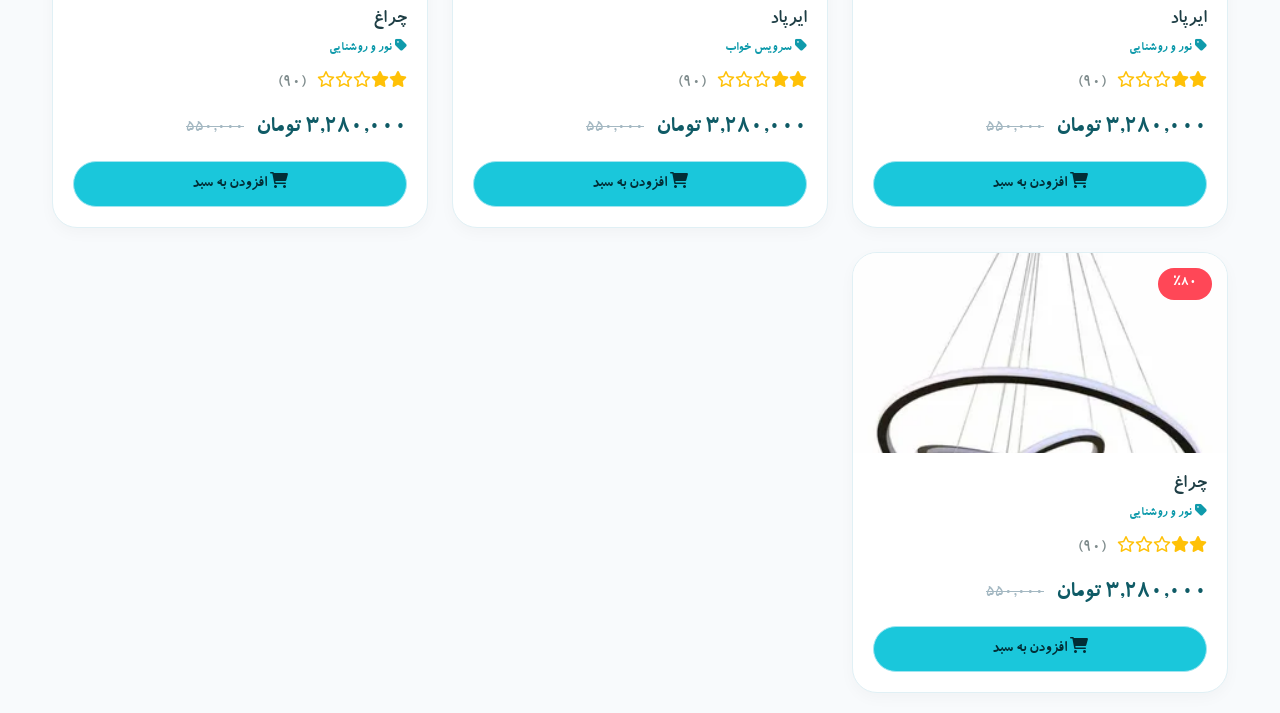
<file: products1.html>
<!DOCTYPE html>
<html lang="fa" dir="rtl">
<head>
  <meta charset="UTF-8">
  <meta name="viewport" content="width=device-width, initial-scale=1.0">
  <title>محصولات و سبد خرید</title>
  <link rel="stylesheet" href="./bootstrap/FILE_76c534a7-daf5-4886-a2ac-49315e4f8dcc.css">
  <link rel="stylesheet" href="./style.css">
  <link rel="website icon" type="png" href="./picture/logo.png">
  <link rel="stylesheet" href="https://cdnjs.cloudflare.com/ajax/libs/font-awesome/6.0.0-beta3/css/all.min.css">
  <style>
    * {   font-family: b koodak; margin: 0; padding: 0; box-sizing: border-box; }
    :root { --primary: #1ac7db; --primary-dark: #0f9aab; --primary-light: #a1e5f0; --gray-bg: #f8fafc; }
    body { background-color: var(--gray-bg); padding: 20px; position: relative; }
    .container { max-width: 1200px; margin: 0 auto; }
    
    /* هدر صفحه */
    .page-header { background: white; border-radius: 30px; padding: 20px 30px; margin-bottom: 30px; box-shadow: 0 10px 25px -8px rgba(26,199,219,0.2); border: 1px solid var(--primary-light); display: flex; align-items: center; justify-content: space-between; flex-wrap: wrap; gap: 15px; }
    .page-header h1 { color: var(--primary-dark); font-weight: 700; font-size: 2rem; margin: 0; display: flex; align-items: center; gap: 10px; }
    .page-header h1 i { background: var(--primary); color: white; padding: 12px; border-radius: 50%; }
    .filter-badge { background: var(--primary-light); padding: 8px 20px; border-radius: 40px; color: #022e36; font-weight: 500; }
    
    /* آیکون سبد خرید در هدر */
    .cart-icon-header {
      position: relative;
      cursor: pointer;
      background: var(--primary-light);
      width: 50px;
      height: 50px;
      border-radius: 50%;
      display: flex;
      align-items: center;
      justify-content: center;
      transition: 0.2s;
    }
    .cart-icon-header:hover { background: var(--primary); }
    .cart-count-badge {
      position: absolute;
      top: -8px;
      right: -8px;
      background: #ff4757;
      color: white;
      border-radius: 50%;
      width: 24px;
      height: 24px;
      font-size: 12px;
      display: flex;
      align-items: center;
      justify-content: center;
      font-weight: bold;
    }
    
    /* کارت محصول */
    .product-card { background: white; border-radius: 25px; overflow: hidden; border: 1px solid #e0f0f5; transition: 0.3s; height: 100%; box-shadow: 0 5px 15px rgba(0,0,0,0.03); }
    .product-card:hover { transform: translateY(-8px); box-shadow: 0 20px 30px -8px var(--primary); border-color: var(--primary); }
    .product-img { height: 200px; background-size: cover; background-position: center; position: relative; }
    .discount-badge { position: absolute; top: 15px; right: 15px; background: #ff4757; color: white; padding: 5px 15px; border-radius: 30px; font-weight: 600; font-size: 0.9rem; z-index: 2; }
    .product-body { padding: 20px; }
    .product-title { font-weight: 700; color: #1e3e45; margin-bottom: 8px; font-size: 1.2rem; }
    .product-category { color: var(--primary-dark); font-size: 0.85rem; margin-bottom: 12px; display: block; }
    .product-price { display: flex; align-items: center; gap: 12px; margin: 15px 0; }
    .current-price { font-size: 1.5rem; font-weight: 700; color: #0f5b66; }
    .old-price { text-decoration: line-through; color: #a4b8c2; font-size: 1rem; }
    .rating { color: #ffc107; margin-bottom: 15px; }
    .rating span { color: #7f8c8d; margin-right: 8px; }
    .btn-add { background: var(--primary); border: none; border-radius: 50px; padding: 10px 20px; font-weight: 600; color: #022e36; width: 100%; transition: 0.2s; border: 1px solid var(--primary-light); }
    .btn-add:hover { background: var(--primary-dark); color: white; }
    
    /* سایدبار سبد خرید */
    .cart-sidebar {
      position: fixed;
      top: 0;
      left: -400px;
      width: 380px;
      height: 100%;
      background: white;
      box-shadow: -5px 0 25px rgba(0,0,0,0.15);
      z-index: 1000;
      transition: 0.3s;
      display: flex;
      flex-direction: column;
    }
    .cart-sidebar.active { left: 0; }
    .cart-sidebar-header {
      padding: 20px;
      border-bottom: 2px solid var(--primary-light);
      display: flex;
      justify-content: space-between;
      align-items: center;
    }
    .cart-sidebar-header h4 { margin: 0; color: var(--primary-dark); }
    .close-cart { background: none; border: none; font-size: 1.8rem; cursor: pointer; color: #999; }
    .close-cart:hover { color: #ff4757; }
    .cart-items-list { flex: 1; overflow-y: auto; padding: 20px; }
    .cart-item { display: flex; gap: 12px; margin-bottom: 20px; padding-bottom: 15px; border-bottom: 1px solid #eee; }
    .cart-item-img { width: 70px; height: 70px; border-radius: 16px; object-fit: cover; }
    .cart-item-info { flex: 1; }
    .cart-item-title { font-weight: 600; margin-bottom: 4px; font-size: 0.95rem; }
    .cart-item-price { color: var(--primary-dark); font-weight: 700; font-size: 0.9rem; }
    .cart-qty { display: flex; align-items: center; gap: 8px; margin-top: 8px; }
    .cart-qty button { width: 28px; height: 28px; border-radius: 50%; border: 1px solid #ddd; background: white; cursor: pointer; }
    .cart-qty button:hover { background: var(--primary); color: white; }
    .remove-item { color: #ff6b6b; background: none; border: none; font-size: 1rem; cursor: pointer; margin-right: 8px; }
    .cart-footer { padding: 20px; border-top: 2px solid var(--primary-light); }
    .total-row { display: flex; justify-content: space-between; font-weight: 700; margin-bottom: 15px; font-size: 1.1rem; }
    .checkout-btn { background: var(--primary); border: none; border-radius: 50px; padding: 12px; width: 100%; font-weight: 700; margin-bottom: 10px; }
    .checkout-btn:hover { background: var(--primary-dark); color: white; }
    .clear-cart-btn { background: none; border: none; color: #ff6b6b; width: 100%; padding: 8px; }
    .overlay {
      position: fixed;
      top: 0;
      left: 0;
      width: 100%;
      height: 100%;
      background: rgba(0,0,0,0.5);
      z-index: 999;
      display: none;
    }
    .overlay.active { display: block; }
    
    .search-wrapper { display: flex; gap: 8px; background: white; border: 1px solid var(--primary-light); border-radius: 50px; padding: 5px 15px; }
    .search-wrapper input { border: none; outline: none; background: transparent; }
    .search-wrapper button { background: var(--primary); border: none; border-radius: 50px; padding: 5px 20px; }
    
    @media (max-width: 576px) {
      .cart-sidebar { width: 100%; left: -100%; }
      .page-header { flex-direction: column; text-align: center; }
    }
  </style>
</head>
<body>

<div class="container">
  <!-- هدر صفحه محصولات با آیکون سبد خرید -->
  <div class="page-header">
    <h1><i class="fas fa-box-open"></i> محصولات</h1>
    <div class="search-wrapper">
      <input id="searchProducts" type="text" style="position:relative ;" placeholder="جستجو">
      <button style="position: absolute; right: 67%;"><i class="fas fa-search"></i> </button>
    </div>
    <div style="display: flex; gap: 15px; align-items: center;">
      <div class="filter-badge"><i class="fas fa-filter"></i> <span id="productCount">۱۲</span> محصول</div>
      <div class="cart-icon-header" id="cartIcon">
        <i class="fas fa-shopping-bag fa-lg"></i>
        <span class="cart-count-badge" id="cartCount">0</span>
      </div>
    </div>
  </div>

  <!-- بخش فیلتر ساده -->
  <div class="filter-section" style="margin: 20px;">
    <div class="row align-items-center">
      <div class="col-md-4">
        <span class="filter-title"><i class="fas fa-sliders-h"></i> دسته‌بندی:</span>
      </div>
      <div class="col-md-8">
        <div class="d-flex flex-wrap gap-4">
          <div class="form-check">
            <input class="form-check-input" type="radio" name="category" id="cat1" value="همه" checked>
            <label class="form-check-label" for="cat1">همه</label>
          </div>
          <div class="form-check">
            <input class="form-check-input" type="radio" name="category" id="cat2" value="مطالعاتی">
            <label class="form-check-label" for="cat2">مطالعاتی</label>
          </div>
          <div class="form-check">
            <input class="form-check-input" type="radio" name="category" id="cat3" value="نور و روشنایی">
            <label class="form-check-label" for="cat3">نور و روشنایی</label>
          </div>
          <div class="form-check">
            <input class="form-check-input" type="radio" name="category" id="cat4" value="سرویس خواب">
            <label class="form-check-label" for="cat4">سرویس خواب</label>
          </div>
          <div class="form-check">
            <input class="form-check-input" type="radio" name="category" id="cat5" value="مراقبت شخصی">
            <label class="form-check-label" for="cat5">مراقبت شخصی</label>
          </div>
       
        </div>
      </div>
    </div>
  </div>

  <!-- لیست محصولات -->
  <div class="row g-4" id="productsContainer">
    <!-- محصولات توسط JS رندر می‌شوند -->
  </div>


<!-- سایدبار سبد خرید -->
<div class="overlay" id="overlay"></div>
<div class="cart-sidebar" id="cartSidebar">
  <div class="cart-sidebar-header">
    <h4><i class="fas fa-shopping-bag"></i> سبد خرید</h4>
    <button class="close-cart" id="closeCartBtn">&times;</button>
  </div>
  <div class="cart-items-list" id="cartItemsList">
    <div class="text-center text-muted py-4">سبد خرید خالی است</div>
  </div>
  <div class="cart-footer">
    <div class="total-row">
      <span>جمع کل:</span>
      <span id="cartTotalPrice">0 تومان</span>
    </div>
    <button class="checkout-btn" id="checkoutBtn">نهایی کردن خرید</button>
    <button class="clear-cart-btn" id="clearCartBtn">حذف همه</button>
  </div>
</div>

<script>
  // ========== لیست محصولات ==========
  const products = [
    { id: 1, title: "چراغ مطالعه مدرن", category: "نور و روشنایی", price: 248000, oldPrice: 310000, image: "./picture/محصول1.jpg", discount: 20, rating: 4.5, reviews: 42 },
    { id: 2, title: "سرویس خواب رویال", category: "سرویس خواب", price: 1840000, oldPrice: 2160000, image: "./picture/محصول2.jpg", discount: 15, rating: 5, reviews: 78 },
    { id: 3, title: "میز مطالعه چوبی", category: "مطالعاتی", price: 750000, oldPrice: 830000, image: "./picture/محصول3.jpg", discount: 10, rating: 4.5, reviews: 23 },
    { id: 4, title: "ست مراقبت پوست", category: "مراقبت شخصی", price: 320000, oldPrice: 425000, image: "./picture/مراقبتی.webp", discount: 25, rating: 5, reviews: 56 },
    { id: 5, title: "آینه دکوراتیو صورتی", category: "صورتی تصویری", price: 450000, oldPrice: 550000, image: "./picture/محصول5.webp", discount: 18, rating: 4, reviews: 17 },
    { id: 7, title: "   ست مراقبت پوست انار", category: " مراقبت شخصی ", price: 248000, oldPrice: 310000, image: "./picture/محصول10.jpg", discount: 20, rating: 4.5, reviews: 42 },
    { id: 8, title: "سرویس خواب مدرن", category: "سرویس خواب", price: 1840000, oldPrice: 2160000, image: "./picture/محصول2.jpg", discount: 15, rating: 5, reviews: 78 },
    { id: 9, title: "میز تحریر", category: "مطالعاتی", price: 750000, oldPrice: 830000, image: "./picture/محصول3.jpg", discount: 10, rating: 4.5, reviews: 23 },
    { id: 10, title: "ست مراقبت پوست", category: "مراقبت شخصی", price: 320000, oldPrice: 425000, image: "./picture/مراقبتی1.webp", discount: 25, rating: 5, reviews: 56 },
    { id: 11, title: "قاب آینه صورتی", category: "صوتی تصویری", price: 450000, oldPrice: 550000, image: "./picture/محصول5.webp", discount: 18, rating: 4, reviews: 17 },
    { id: 12, title: "جوانساز پوست", category: "مراقبت شخصی ", price: 450000, oldPrice: 550000, image: "./picture/جوانساز پوست.webp", discount: 18, rating: 4, reviews: 17 },
    { id: 13, title: " لیفتینگ صورت", category: "مراقبت شخصی ", price: 3280000, oldPrice: 550000, image: "./picture/مراقبتی لیفتینگ.webp", discount: 18, rating: 4, reviews: 17 },
    { id: 14, title: " آبرسان پوست", category: "مراقبت شخصی ", price: 1450000, oldPrice: 550000, image: "./picture/دستگاه آبرسان.webp", discount: 18, rating: 4, reviews: 17 },
    { id: 15, title: "  میکرودرم خانگی", category: "مراقبت شخصی ", price: 1450000, oldPrice: 550000, image: "./picture/میگرودرم.webp", discount: 18, rating: 4, reviews: 17 },
    { id: 16, title: "  میکرودرم رومئو", category: "مراقبت شخصی ", price: 1450000, oldPrice: 550000, image: "./picture/میکرودرم رومئو.webp", discount: 18, rating: 4, reviews: 17 },
    { id: 46, title: "تلویزیون", category: "صوتی و تصویری ", price: 3280000, oldPrice: 550000, image: "./picture/صوتی6.webp", discount: 80, rating: 2, reviews: 90 },
    { id: 43, title: " اسپیکر", category: "صوتی و تصویری ", price: 3280000, oldPrice: 550000, image: "./picture/صوتی3.webp", discount: 80, rating: 2, reviews: 90 },
    { id: 34, title: "هدفون", category: "سرویس خواب", price: 3280000, oldPrice: 550000, image: "./picture/خواب6.webp", discount: 80, rating: 2, reviews: 90 },
    { id: 37, title: " ایرپاد", category: "نور و روشنایی ", price: 3280000, oldPrice: 550000, image: "./picture/نور3.webp", discount: 80, rating: 2, reviews: 90 },
    { id: 31, title: " ایرپاد", category: "سرویس خواب", price: 3280000, oldPrice: 550000, image: "./picture/خواب3.webp", discount: 80, rating: 2, reviews: 90 },
    { id: 35, title: "چراغ", category: "نور و روشنایی ", price: 3280000, oldPrice: 550000, image: "./picture/نور1.webp", discount: 80, rating: 2, reviews: 90 },
    { id: 36, title: " چراغ", category: " نور و روشنایی", price: 3280000, oldPrice: 550000, image: "./picture/نور2.webp", discount: 80, rating: 2, reviews: 90 },
  
  ];

  // ========== سبد خرید ==========
  let cart = JSON.parse(localStorage.getItem('cart')) || [];

  // رندر ستاره‌ها
  function renderRating(rating) {
    let stars = '';
    for (let i = 1; i <= 5; i++) {
      if (i <= rating) stars += '<i class="fas fa-star"></i>';
      else if (i - 0.5 <= rating) stars += '<i class="fas fa-star-half-alt"></i>';
      else stars += '<i class="far fa-star"></i>';
    }
    return stars;
  }

  // رندر محصولات
  function renderProducts(filterCategory = 'همه', searchText = '') {
    const container = document.getElementById('productsContainer');
    if (!container) return;
    
    let filtered = products.filter(p => {
      const matchCategory = filterCategory === 'همه' || p.category === filterCategory;
      const matchSearch = p.title.includes(searchText) || p.category.includes(searchText);
      return matchCategory && matchSearch;
    });
    
    document.getElementById('productCount').innerText = filtered.length;
    
    if (filtered.length === 0) {
      container.innerHTML = '<div class="col-12 text-center py-5">محصولی یافت نشد</div>';
      return;
    }
    
    container.innerHTML = filtered.map(product => `
      <div class="col-lg-4 col-md-6">
        <div class="product-card">
          <div class="product-img" style="background-image: url('${product.image}');">
            <span class="discount-badge">٪${product.discount}</span>
          </div>
          <div class="product-body">
            <h3 class="product-title">${product.title}</h3>
            <span class="product-category"><i class="fas fa-tag"></i> ${product.category}</span>
            <div class="rating">
              ${renderRating(product.rating)}
              <span>(${product.reviews})</span>
            </div>
            <div class="product-price">
              <span class="current-price">${product.price.toLocaleString()} تومان</span>
              <span class="old-price">${product.oldPrice.toLocaleString()}</span>
            </div>
            <button class="btn-add" onclick="addToCart(${product.id})">
              <i class="fas fa-shopping-cart"></i> افزودن به سبد
            </button>
          </div>
        </div>
      </div>
    `).join('');
  }

  // اضافه کردن به سبد خرید
  window.addToCart = function(productId) {
    const product = products.find(p => p.id === productId);
    if (!product) return;
    
    const existing = cart.find(item => item.id === productId);
    if (existing) {
      existing.quantity++;
    } else {
      cart.push({
        id: product.id,
        title: product.title,
        price: product.price,
        image: product.image,
        quantity: 1
      });
    }
    saveCart();
    showNotification(`${product.title} به سبد خرید اضافه شد`);
  };

  // ذخیره و به‌روزرسانی
  function saveCart() {
    localStorage.setItem('cart', JSON.stringify(cart));
    updateCartUI();
  }

  // به‌روزرسانی نمایش سبد خرید
  function updateCartUI() {
    const cartCountSpan = document.getElementById('cartCount');
    const cartItemsList = document.getElementById('cartItemsList');
    const cartTotalSpan = document.getElementById('cartTotalPrice');
    
    const totalItems = cart.reduce((sum, i) => sum + i.quantity, 0);
    if (cartCountSpan) cartCountSpan.innerText = totalItems;
    
    if (!cartItemsList) return;
    
    if (cart.length === 0) {
      cartItemsList.innerHTML = '<div class="text-center text-muted py-4">سبد خرید خالی است</div>';
      if (cartTotalSpan) cartTotalSpan.innerText = '0 تومان';
      return;
    }
    
    let html = '';
    let total = 0;
    cart.forEach((item, idx) => {
      const itemTotal = item.price * item.quantity;
      total += itemTotal;
      html += `
        <div class="cart-item" data-index="${idx}">
          <img class="cart-item-img" src="${item.image}" alt="${item.title}">
          <div class="cart-item-info">
            <div class="cart-item-title">${item.title}</div>
            <div class="cart-item-price">${item.price.toLocaleString()} تومان</div>
            <div class="cart-qty">
              <button onclick="changeQuantity(${idx}, -1)">-</button>
              <span>${item.quantity}</span>
              <button onclick="changeQuantity(${idx}, 1)">+</button>
              <button class="remove-item" onclick="removeItem(${idx})"><i class="fas fa-trash-alt"></i></button>
            </div>
          </div>
        </div>
      `;
    });
    cartItemsList.innerHTML = html;
    if (cartTotalSpan) cartTotalSpan.innerText = total.toLocaleString() + ' تومان';
  }

  window.changeQuantity = function(index, delta) {
    if (cart[index]) {
      const newQty = cart[index].quantity + delta;
      if (newQty > 0) {
        cart[index].quantity = newQty;
      } else {
        cart.splice(index, 1);
      }
      saveCart();
    }
  };

  window.removeItem = function(index) {
    cart.splice(index, 1);
    saveCart();
  };
//notification
  function showNotification(msg) {
    const notif = document.createElement('div');
    notif.innerHTML = `<i class="fas fa-check-circle me-2"></i> ${msg}`;
    notif.style.cssText = `
      position: fixed; bottom: 20px; right: 20px; background: #1ac7db; color: white;
      padding: 12px 25px; border-radius: 50px; z-index: 1100; 
      animation: fadeInOut 2.5s ease forwards;
    `;
    document.body.appendChild(notif);
    setTimeout(() => notif.remove(), 2500);
  }

  // فیلتر و جستجو
  function filterAndSearch() {
    const selectedRadio = document.querySelector('input[name="category"]:checked');
    const category = selectedRadio ? selectedRadio.value : 'همه';
    const searchText = document.getElementById('searchProducts')?.value || '';
    renderProducts(category, searchText);
  }

  //   offsetسایدبار سبد خرید
  const cartIcon = document.getElementById('cartIcon');
  const cartSidebar = document.getElementById('cartSidebar');
  const overlay = document.getElementById('overlay');
  const closeCartBtn = document.getElementById('closeCartBtn');
  
  function openCart() {
    cartSidebar.classList.add('active');
    overlay.classList.add('active');
  }
  function closeCart() {
    cartSidebar.classList.remove('active');
    overlay.classList.remove('active');
  }
  
  cartIcon?.addEventListener('click', openCart);
  closeCartBtn?.addEventListener('click', closeCart);
  overlay?.addEventListener('click', closeCart);
  
  // پرداخت
  document.getElementById('checkoutBtn')?.addEventListener('click', () => {
    if (cart.length === 0) {
      alert('سبد خرید خالی است');
      return;
    }
    alert('سفارش شما با موفقیت ثبت شد!');
    cart = [];
    saveCart();
    closeCart();
  });
  
  // حذف همه
  document.getElementById('clearCartBtn')?.addEventListener('click', () => {
    if (cart.length && confirm('حذف تمام محصولات از سبد خرید؟')) {
      cart = [];
      saveCart();
    }
  });
  
  // رویدادهای فیلتر و جستجو
  document.querySelectorAll('input[name="category"]').forEach(radio => {
    radio.addEventListener('change', filterAndSearch);
  });
  document.getElementById('searchProducts')?.addEventListener('input', filterAndSearch);
  document.querySelector('.search-wrapper button')?.addEventListener('click', filterAndSearch);
  
  // انیمیشن
  const style = document.createElement('style');
  style.textContent = `
    @keyframes fadeInOut {
      0% { opacity: 0; transform: translateX(30px); }
      15% { opacity: 1; transform: translateX(0); }
      85% { opacity: 1; }
      100% { opacity: 0; transform: translateX(30px); }
    }
  `;
  document.head.appendChild(style);
  
  // صفحه دوم
  window.loadPage2 = function() {
    window.location.href = "#";
  };
  
  // مقداردهی اولیه
  renderProducts();
  updateCartUI();
</script>
</body>
</html>
</file>
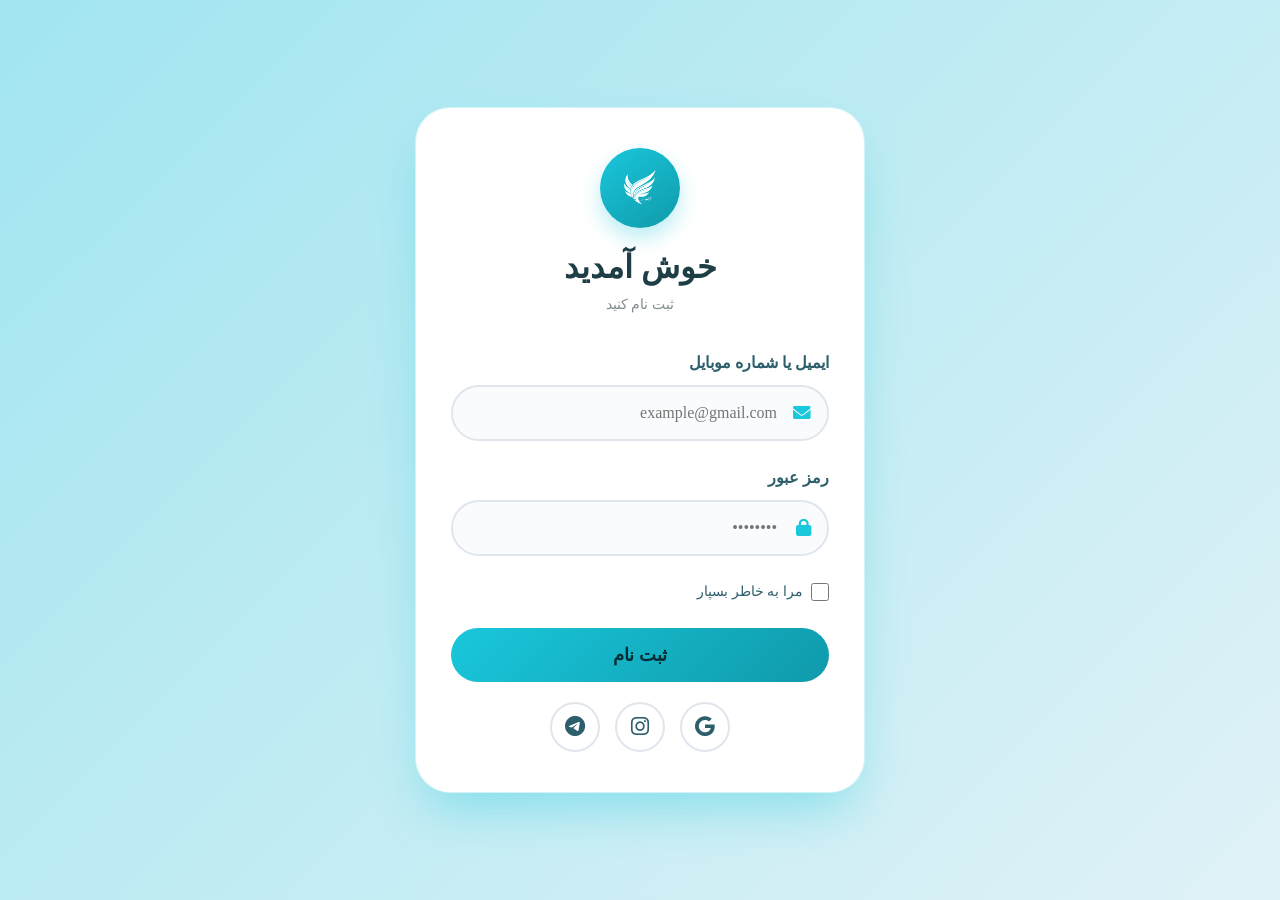
<file: register.html>
<!DOCTYPE html>
<html lang="fa" dir="rtl">
<head>
  <meta charset="UTF-8">
  <meta name="viewport" content="width=device-width, initial-scale=1.0">
  <title>فرم  ثبت نام</title>
  <link rel="website icon" type="png" href="./picture/logo.png">
  <link rel="stylesheet" href="./bootstrap/FILE_76c534a7-daf5-4886-a2ac-49315e4f8dcc.css">
  <link rel="stylesheet" href="https://cdnjs.cloudflare.com/ajax/libs/font-awesome/6.0.0-beta3/css/all.min.css">
  <style>
    * {
        font-family: b koodak;
      margin: 0;
      padding: 0;
      box-sizing: border-box;
    }
    
    :root {
      --primary: #1ac7db;
      --primary-dark: #0f9aab;
      --primary-light: #a1e5f0;
      --gray-bg: #f8fafc;
    }
    
    body {
      background: linear-gradient(135deg, var(--primary-light) 0%, #e0f2f7 100%);
      min-height: 100vh;
      display: flex;
      align-items: center;
      justify-content: center;
      padding: 20px;
    }
    
    .login-container {
      max-width: 450px;
      width: 100%;
    }
    
    .login-card {
      background: white;
      border-radius: 35px;
      padding: 40px 35px;
      box-shadow: 0 25px 50px -12px rgba(26,199,219,0.4);
      border: 1px solid rgba(26,199,219,0.2);
      transition: transform 0.3s ease;
    }
    
    .login-card:hover {
      transform: translateY(-5px);
    }
    
    .login-header {
      text-align: center;
      margin-bottom: 35px;
    }
    
    .login-logo {
      width: 80px;
      height: 80px;
      background: linear-gradient(145deg, var(--primary), var(--primary-dark));
      border-radius: 50%;
      display: flex;
      align-items: center;
      justify-content: center;
      margin: 0 auto 20px;
      box-shadow: 0 10px 20px rgba(26,199,219,0.3);
    }
    
    .login-logo i {
      font-size: 40px;
      color: white;
    }
    
    .login-header h2 {
      font-weight: 700;
      color: #1e3e45;
      margin-bottom: 8px;
    }
    
    .login-header p {
      color: #7f8c8d;
      font-size: 0.9rem;
    }
    
    .form-group {
      margin-bottom: 25px;
    }
    
    .form-group label {
      display: block;
      margin-bottom: 10px;
      font-weight: 600;
      color: #2c5f6b;
    }
    
    .input-group-custom {
      position: relative;
    }
    
    .input-group-custom i {
      position: absolute;
      right: 18px;
      top: 50%;
      transform: translateY(-50%);
      color: var(--primary);
      font-size: 1.1rem;
      z-index: 1;
    }
    
    .input-group-custom input {
      width: 100%;
      padding: 14px 50px 14px 18px;
      border: 2px solid #e0e6ed;
      border-radius: 50px;
      font-size: 1rem;
      transition: all 0.3s;
      background: #f9fbfd;
    }
    
    .input-group-custom input:focus {
      outline: none;
      border-color: var(--primary);
      background: white;
      box-shadow: 0 0 0 4px rgba(26,199,219,0.1);
    }
    
    .password-toggle {
      position: absolute;
      left: 18px;
      top: 50%;
      transform: translateY(-50%);
      cursor: pointer;
      color: #95a5a6;
      transition: 0.2s;
      z-index: 1;
    }
    
    .password-toggle:hover {
      color: var(--primary);
    }
    
    .form-options {
      display: flex;
      justify-content: space-between;
      align-items: center;
      margin-bottom: 25px;
      flex-wrap: wrap;
      gap: 10px;
    }
    
    .checkbox-label {
      display: flex;
      align-items: center;
      gap: 8px;
      cursor: pointer;
      color: #2c5f6b;
      font-size: 0.9rem;
    }
    
    .checkbox-label input {
      width: 18px;
      height: 18px;
      cursor: pointer;
      accent-color: var(--primary);
    }
    
    .forgot-link {
      color: var(--primary);
      text-decoration: none;
      font-size: 0.9rem;
      transition: 0.2s;
    }
    
    .forgot-link:hover {
      color: var(--primary-dark);
      text-decoration: underline;
    }
    
    .login-btn {
      width: 100%;
      background: linear-gradient(135deg, var(--primary), var(--primary-dark));
      border: none;
      padding: 14px;
      border-radius: 50px;
      font-weight: 700;
      font-size: 1.1rem;
      color: #022e36;
      transition: 0.3s;
      margin-bottom: 20px;
    }
    
    .login-btn:hover {
      transform: scale(1.02);
      box-shadow: 0 10px 25px rgba(26,199,219,0.4);
      color: #011a1f;
    }
    
    .divider {
      text-align: center;
      position: relative;
      margin: 25px 0;
    }
    
    .divider::before {
      content: '';
      position: absolute;
      top: 50%;
      left: 0;
      right: 0;
      height: 1px;
      background: #e0e6ed;
    }
    
    .divider span {
      background: white;
      padding: 0 15px;
      position: relative;
      color: #95a5a8;
      font-size: 0.9rem;
    }
    
    .social-login {
      display: flex;
      gap: 15px;
      justify-content: center;
    }
    
    .social-btn {
      width: 50px;
      height: 50px;
      border-radius: 50%;
      border: 2px solid #e0e6ed;
      background: white;
      display: flex;
      align-items: center;
      justify-content: center;
      transition: 0.3s;
      text-decoration: none;
      color: #2c5f6b;
    }
    
    .social-btn:hover {
      border-color: var(--primary);
      transform: translateY(-3px);
      box-shadow: 0 5px 15px rgba(26,199,219,0.2);
    }
    
    .social-btn i {
      font-size: 1.3rem;
    }
    
    .register-link {
      text-align: center;
      margin-top: 25px;
      padding-top: 20px;
      border-top: 1px solid #e0e6ed;
    }
    
    .register-link p {
      color: #7f8c8d;
    }
    
    .register-link a {
      color: var(--primary);
      text-decoration: none;
      font-weight: 600;
    }
    
    .register-link a:hover {
      text-decoration: underline;
    }
    
    .error-message {
      color: #ff4757;
      font-size: 0.8rem;
      margin-top: 8px;
      margin-right: 15px;
      display: none;
    }
    
    @media (max-width: 480px) {
      .login-card {
        padding: 30px 20px;
      }
      .form-options {
        flex-direction: column;
        align-items: flex-start;
      }
    }
  </style>
</head>
<body>
<div class="login-container">
  <div class="login-card">
    <div class="login-header">
      <div class="login-logo">
        <img src="./picture/logo3.png" style="max-height:50% ;" alt="">
      </div>
      <h2>خوش آمدید</h2>
      <p>ثبت نام کنید  </p>
    </div>

    <form id="loginForm">
      <div class="form-group">
        <label>ایمیل یا شماره موبایل</label>
        <div class="input-group-custom">
          <i class="fas fa-envelope"></i>
          <input type="text" id="username" placeholder="example@gmail.com" autocomplete="off">
        </div>
        <div class="error-message" id="usernameError">لطفا ایمیل یا شماره موبایل را وارد کنید</div>
      </div>

      <div class="form-group">
        <label>رمز عبور</label>
        <div class="input-group-custom">
          <i class="fas fa-lock"></i>
          <input type="password" id="password" placeholder="••••••••">
          <i class=" password-toggle" id="togglePassword"></i>
        </div>
        <div class="error-message" id="passwordError">رمز عبور باید حداقل ۶ کاراکتر باشد</div>
      </div>

      <div class="form-options">
        <label class="checkbox-label">
          <input type="checkbox" id="rememberMe"> مرا به خاطر بسپار
        </label>
      </div>

     <button type="submit" class="login-btn">ثبت نام</button>
    </form>

  

    <div class="social-login">
      <a href="#" class="social-btn"><i class="fab fa-google"></i></a>
      <a href="#" class="social-btn"><i class="fab fa-instagram"></i></a>
      <a href="#" class="social-btn"><i class="fab fa-telegram"></i></a>
    </div>

  
  </div>
</div>

<script>
  // نمایش/مخفی کردن رمز عبور
  const togglePassword = document.getElementById('togglePassword');
  const passwordInput = document.getElementById('password');
  
  togglePassword.addEventListener('click', function() {
    const type = passwordInput.getAttribute('type') === 'password' ? 'text' : 'password';
    passwordInput.setAttribute('type', type);
    this.classList.toggle('fa-eye-slash');
  });
  
  // اعتبارسنجی فرم
  const loginForm = document.getElementById('loginForm');
  const username = document.getElementById('username');
  const usernameError = document.getElementById('usernameError');
  const password = document.getElementById('password');
  const passwordError = document.getElementById('passwordError');
  
  loginForm.addEventListener('submit', function(e) {
    e.preventDefault();
    let isValid = true;
    
    // اعتبارسنجی نام کاربری
    if (username.value.trim() === '') {
      usernameError.style.display = 'block';
      isValid = false;
    } else {
      usernameError.style.display = 'none';
    }
    
    // اعتبارسنجی رمز عبور
    if (password.value.length < 6) {
      passwordError.style.display = 'block';
      isValid = false;
    } else {
      passwordError.style.display = 'none';
    }
    
    if (isValid) {
      // نمایش نوتیفیکیشن موفقیت
      const successDiv = document.createElement('div');
      successDiv.textContent = 'ورود با موفقیت انجام شد!';
      successDiv.style.cssText = `
        position: fixed;
        top: 20px;
        left: 50%;
        transform: translateX(-50%);
        background: #1ac7db;
        color: white;
        padding: 12px 30px;
        border-radius: 50px;
        z-index: 1000;
        font-weight: 500;
        animation: fadeInOut 3s ease forwards;
      `;
      document.body.appendChild(successDiv);
      
      setTimeout(() => {
        successDiv.remove();
      }, 3000);
      
      // ذخیره در localStorage اگر "مرا به خاطر بسپار" فعال باشد
      if (document.getElementById('rememberMe').checked) {
        localStorage.setItem('rememberedUser', username.value);
      } else {
        localStorage.removeItem('rememberedUser');
      }
      
    //   می‌توانید کاربر را به صفحه اصلی هدایت کنید
      window.location.href = "./index.html";
    }
  });
  
  // بارگذاری کاربر ذخیره شده
  const rememberedUser = localStorage.getItem('rememberedUser');
  if (rememberedUser) {
    username.value = rememberedUser;
    document.getElementById('rememberMe').checked = true;
  }

  
  // انیمیشن fadeInOut
  const style = document.createElement('style');
  style.textContent = `
    @keyframes fadeInOut {
      0% { opacity: 0; transform: translateX(-50%) translateY(-20px); }
      15% { opacity: 1; transform: translateX(-50%) translateY(0); }
      85% { opacity: 1; transform: translateX(-50%) translateY(0); }
      100% { opacity: 0; transform: translateX(-50%) translateY(-20px); }
    }
  `;
  document.head.appendChild(style);
</script>
<script src="./bootstrap/FILE_f4080421-dc4a-48f4-b9b7-514e78521c84.js"></script>
</body>
</html>
</file>
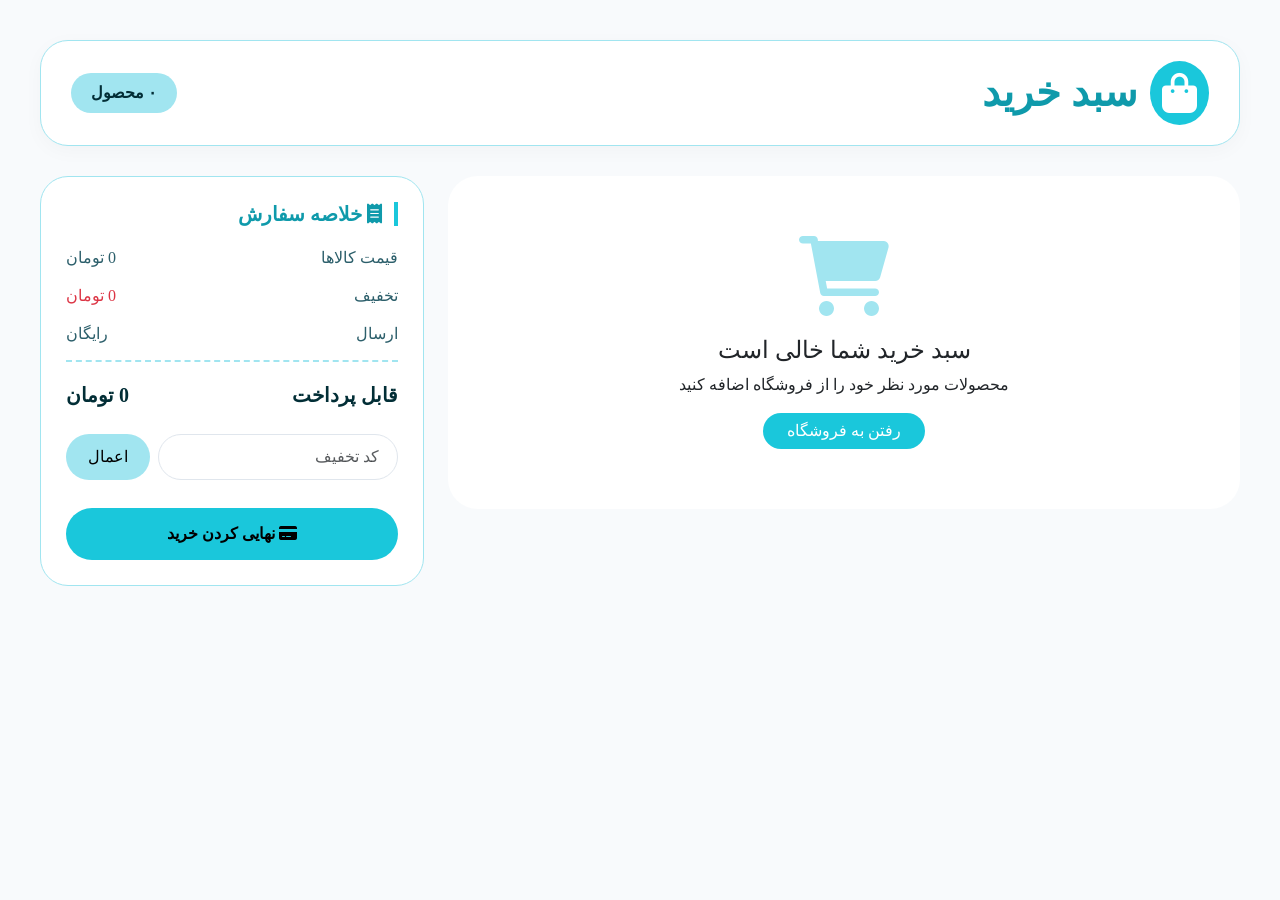
<file: sabadkharid.html>
<!DOCTYPE html>
<html lang="fa" dir="rtl">
<head>
  <meta charset="UTF-8">
  <meta name="viewport" content="width=device-width, initial-scale=1.0">
  <title>سبد خرید </title>
  <link rel="stylesheet" href="./bootstrap/FILE_76c534a7-daf5-4886-a2ac-49315e4f8dcc.css">
  <link rel="stylesheet" href="https://cdnjs.cloudflare.com/ajax/libs/font-awesome/6.0.0-beta3/css/all.min.css">
  <style>
    * {
      font-family: b koodak;
      margin: 0;
      padding: 0;
      box-sizing: border-box;
    }
    :root {
      --primary: #1ac7db;
      --primary-dark: #0f9aab;
      --primary-light: #a1e5f0;
      --gray-bg: #f8fafc;
      --dark: #2d3e50;
      --border: #e0e6ed;
    }
    body {
      background: var(--gray-bg);
      padding: 40px 20px;
    }
    .cart-container {
      max-width: 1200px;
      margin: 0 auto;
    }
    /* هدر */
    .cart-header {
      background: white;
      border-radius: 28px;
      padding: 20px 30px;
      margin-bottom: 30px;
      box-shadow: 0 5px 20px rgba(0,0,0,0.03);
      border: 1px solid var(--primary-light);
      display: flex;
      align-items: center;
      justify-content: space-between;
      flex-wrap: wrap;
      gap: 15px;
    }
    .cart-header h1 {
      color: var(--primary-dark);
      font-weight: 700;
      margin: 0;
      display: flex;
      align-items: center;
      gap: 12px;
    }
    .cart-header h1 i {
      background: var(--primary);
      color: white;
      padding: 12px;
      border-radius: 50%;
    }
    .cart-count-badge {
      background: var(--primary-light);
      color: #022e36;
      padding: 8px 20px;
      border-radius: 40px;
      font-weight: 600;
    }
    /* آیتم سبد خرید */
    .cart-item-card {
      background: white;
      border-radius: 24px;
      padding: 20px;
      margin-bottom: 16px;
      border: 1px solid var(--border);
      transition: 0.25s ease;
    }
    .cart-item-card:hover {
      border-color: var(--primary);
      box-shadow: 0 8px 20px rgba(26,199,219,0.08);
    }
    .item-img {
      width: 100px;
      height: 100px;
      object-fit: cover;
      border-radius: 20px;
      background: #f0f7fa;
    }
    .item-title {
      font-weight: 700;
      color: var(--dark);
      margin-bottom: 6px;
    }
    .item-category {
      font-size: 0.8rem;
      color: var(--primary-dark);
      margin-bottom: 8px;
    }
    .current-price {
      font-weight: 800;
      font-size: 1.2rem;
      color: #0f5b66;
    }
    .old-price {
      text-decoration: line-through;
      color: #a4b8c2;
      font-size: 0.85rem;
      margin-right: 10px;
    }
    /* کنترل تعداد */
    .quantity-wrapper {
      display: inline-flex;
      align-items: center;
      background: #f1f5f9;
      border-radius: 60px;
      padding: 4px;
    }
    .qty-btn {
      width: 34px;
      height: 34px;
      border-radius: 50%;
      border: none;
      background: white;
      font-weight: bold;
      font-size: 1.2rem;
      transition: 0.2s;
      box-shadow: 0 1px 3px rgba(0,0,0,0.05);
    }
    .qty-btn:hover {
      background: var(--primary);
      color: white;
    }
    .qty-value {
      width: 45px;
      text-align: center;
      font-weight: 600;
      background: transparent;
      border: none;
    }
    .remove-item {
      background: none;
      border: none;
      color: #ff6b6b;
      transition: 0.2s;
      font-size: 1.2rem;
    }
    .remove-item:hover {
      color: #e63946;
      transform: scale(1.1);
    }
    /* بخش خلاصه سفارش */
    .cart-summary-card {
      background: white;
      border-radius: 28px;
      padding: 25px;
      border: 1px solid var(--primary-light);
      position: sticky;
      top: 20px;
    }
    .summary-title {
      font-weight: 800;
      color: var(--primary-dark);
      border-right: 4px solid var(--primary);
      padding-right: 12px;
      margin-bottom: 20px;
    }
    .summary-row {
      display: flex;
      justify-content: space-between;
      margin-bottom: 14px;
      color: #2c5f6b;
    }
    .summary-total {
      border-top: 2px dashed var(--primary-light);
      padding-top: 18px;
      margin-top: 12px;
      font-weight: 800;
      font-size: 1.25rem;
      color: #022e36;
    }
    .checkout-btn {
      background: var(--primary);
      border: none;
      border-radius: 50px;
      padding: 14px;
      font-weight: 700;
      width: 100%;
      margin-top: 20px;
      transition: 0.25s;
    }
    .checkout-btn:hover {
      background: var(--primary-dark);
      color: white;
      transform: translateY(-2px);
    }
    /* سبد خرید خالی */
    .empty-cart {
      text-align: center;
      background: white;
      border-radius: 30px;
      padding: 60px 20px;
    }
    .empty-cart i {
      font-size: 5rem;
      color: var(--primary-light);
      margin-bottom: 20px;
    }
    /* کوپن */
    .coupon-box input {
      border-radius: 50px;
      border: 1px solid var(--border);
      padding: 10px 18px;
    }
    .coupon-box button {
      border-radius: 50px;
      background: var(--primary-light);
      border: none;
      padding: 10px 22px;
      font-weight: 500;
    }
    @media (max-width: 768px) {
      .cart-header { flex-direction: column; text-align: center; }
      .item-img { width: 70px; height: 70px; }
    }
  </style>
</head>
<body>
<div class="cart-container">
  <!-- هدر سبد خرید -->
  <div class="cart-header">
    <h1><i class="fas fa-shopping-bag"></i> سبد خرید</h1>
    <div class="cart-count-badge" id="cartCountDisplay">۰ محصول</div>
  </div>

  <div class="row g-4">
    <!-- سمت راست: لیست محصولات -->
    <div class="col-lg-8" id="cartItemsWrapper">
      <!-- آیتم‌ها توسط JS رندر می‌شوند -->
      <div id="cartItemsList"></div>
    </div>

    <!-- سمت چپ: خلاصه سبد خرید -->
    <div class="col-lg-4">
      <div class="cart-summary-card">
        <h5 class="summary-title"><i class="fas fa-receipt"></i> خلاصه سفارش</h5>
        <div class="summary-row">
          <span>قیمت کالاها</span>
          <span id="subtotalValue">۰ تومان</span>
        </div>
        <div class="summary-row">
          <span>تخفیف</span>
          <span id="discountValue" class="text-danger">۰ تومان</span>
        </div>
        <div class="summary-row">
          <span>ارسال</span>
          <span id="shippingValue">رایگان</span>
        </div>
        <div class="summary-total d-flex justify-content-between">
          <span>قابل پرداخت</span>
          <span id="totalPrice">۰ تومان</span>
        </div>
        
        <!-- کوپن تخفیف -->
        <div class="coupon-box mt-4">
          <div class="d-flex gap-2">
            <input type="text" id="couponCode" class="form-control" placeholder="کد تخفیف">
            <button id="applyCouponBtn">اعمال</button>
          </div>
          <div id="couponMessage" class="small mt-2 text-danger"></div>
        </div>

        <button class="checkout-btn" id="checkoutBtn"><i class="fas fa-credit-card"></i> نهایی کردن خرید</button>
      </div>
    </div>
  </div>
</div>

<script>
  // ---------- مدیریت سبد خرید ----------
  let cart = JSON.parse(localStorage.getItem('cart') || '[]');
  let appliedCoupon = null;   // {percent, code}

  // عناصر DOM
  const cartItemsList = document.getElementById('cartItemsList');
  const cartCountDisplay = document.getElementById('cartCountDisplay');
  const subtotalValue = document.getElementById('subtotalValue');
  const discountValue = document.getElementById('discountValue');
  const totalPriceSpan = document.getElementById('totalPrice');

  // توابع کمکی
  function formatPrice(price) {
    return price.toLocaleString() + ' تومان';
  }

  // ذخیره در localStorage و به‌روزرسانی UI
  function saveCart() {
    localStorage.setItem('cart', JSON.stringify(cart));
    renderCart();
  }

  // محاسبه ساب‌توتال و تخفیف و نهایی
  function calculateTotals() {
    let subtotal = cart.reduce((sum, item) => sum + (item.price * item.quantity), 0);
    let discountAmount = 0;
    if (appliedCoupon) {
      discountAmount = Math.floor(subtotal * appliedCoupon.percent / 100);
    }
    let total = subtotal - discountAmount;
    return { subtotal, discountAmount, total };
  }

  // رندر سبد خرید + خلاصه
  function renderCart() {
    // رندر لیست آیتم‌ها
    if (!cartItemsList) return;
    if (cart.length === 0) {
      cartItemsList.innerHTML = `
        <div class="empty-cart">
          <i class="fas fa-shopping-cart"></i>
          <h4>سبد خرید شما خالی است</h4>
          <p>محصولات مورد نظر خود را از فروشگاه اضافه کنید</p>
          <a href="./index.html" class="btn btn-primary rounded-pill px-4" style="background:#1ac7db; border:0;">رفتن به فروشگاه</a>
        </div>
      `;
      if(cartCountDisplay) cartCountDisplay.innerText = '۰ محصول';
      subtotalValue.innerText = formatPrice(0);
      discountValue.innerText = formatPrice(0);
      totalPriceSpan.innerText = formatPrice(0);
      return;
    }

    let html = '';
    cart.forEach((item, idx) => {
      html += `
        <div class="cart-item-card" data-index="${idx}">
          <div class="row align-items-center gy-3">
            <div class="col-md-3 col-4">
              <img class="item-img w-100" src="${item.image}" alt="${item.title}">
            </div>
            <div class="col-md-5 col-8">
              <div class="item-title">${item.title}</div>
              <div class="item-category">${item.category || 'محصولات '}</div>
              <div>
                <span class="current-price">${formatPrice(item.price)}</span>
                ${item.oldPrice ? `<span class="old-price">${formatPrice(item.oldPrice)}</span>` : ''}
              </div>
            </div>
            <div class="col-md-4 col-12">
              <div class="d-flex align-items-center justify-content-between flex-wrap gap-2">
                <div class="quantity-wrapper">
                  <button class="qty-btn decQty" data-idx="${idx}">−</button>
                  <input type="text" class="qty-value" value="${item.quantity}" readonly>
                  <button class="qty-btn incQty" data-idx="${idx}">+</button>
                </div>
                <button class="remove-item" data-idx="${idx}"><i class="fas fa-trash-alt"></i> حذف</button>
              </div>
            </div>
          </div>
        </div>
      `;
    });
    cartItemsList.innerHTML = html;

    // آپدیت تعداد کلی
    const totalCount = cart.reduce((sum, i) => sum + i.quantity, 0);
    if(cartCountDisplay) cartCountDisplay.innerText = totalCount + ' محصول';

    // محاسبه و نمایش مبالغ
    const { subtotal, discountAmount, total } = calculateTotals();
    subtotalValue.innerText = formatPrice(subtotal);
    discountValue.innerText = discountAmount > 0 ? `-${formatPrice(discountAmount)}` : '۰ تومان';
    totalPriceSpan.innerText = formatPrice(total);

    // اتصال رویدادها
    document.querySelectorAll('.decQty').forEach(btn => {
      btn.addEventListener('click', (e) => {
        const idx = parseInt(btn.dataset.idx);
        if (cart[idx].quantity > 1) cart[idx].quantity--;
        else cart.splice(idx, 1);
        if (cart.length === 0) appliedCoupon = null;
        saveCart();
      });
    });
    document.querySelectorAll('.incQty').forEach(btn => {
      btn.addEventListener('click', (e) => {
        const idx = parseInt(btn.dataset.idx);
        cart[idx].quantity++;
        saveCart();
      });
    });
    document.querySelectorAll('.remove-item').forEach(btn => {
      btn.addEventListener('click', (e) => {
        const idx = parseInt(btn.dataset.idx);
        cart.splice(idx, 1);
        if (cart.length === 0) appliedCoupon = null;
        saveCart();
      });
    });
  }



  // نهایی کردن خرید
  function checkout() {
    if (cart.length === 0) {
      alert('سبد خرید شما خالی است');
      return;
    }
    alert(`خرید شما با موفقیت ثبت شد!\nمبلغ قابل پرداخت: ${totalPriceSpan.innerText}\nاز اعتماد شما سپاسگزاریم.`);
    cart = [];
    appliedCoupon = null;
    saveCart();
  }

  // ---- رویدادها ----
  document.getElementById('applyCouponBtn')?.addEventListener('click', () => {
    const codeInput = document.getElementById('couponCode');
    applyCoupon(codeInput.value.trim());
  });
  document.getElementById('clearCartBtn')?.addEventListener('click', clearCart);
  document.getElementById('checkoutBtn')?.addEventListener('click', checkout);

  // بارگذاری اولیه
  renderCart();


  
</script>
<script src="./bootstrap/FILE_f4080421-dc4a-48f4-b9b7-514e78521c84.js"></script>
</body>
</html>
</file>
<file: style.css>
* {
  font-family: b koodak;
    box-sizing: border-box;
  }
  body {
    background-color: #eef7f9;  /* زمینه بسیار روشن متناسب با رنگ جدید */
    margin: 0;
    padding: 20px;
    display: flex;
    flex-direction: column;
    align-items: center;
    min-height: 100vh;

  }

  /* ===== رنگ اصلی #1ac7db ===== */
  :root {
    --primary: #1ac7db;
    --primary-light: #8be2ef;
    --primary-soft: #d1f2f7;
    --primary-dark: #0f8b9c;
  }

  /* ===== هدر کاملاً ریسپانسیو با رنگ جدید ===== */
  .custom-header {
    width: 100%;
    max-width: 1200px;  /* کمی عریض‌تر برای نمایش بهتر */
    margin-bottom: 30px;
    background: #ffffff;
    border-radius: 2rem;
    box-shadow: 0 15px 30px -10px rgba(26, 199, 219, 0.25); /* سایه با رنگ اصلی */
    padding: 0.7rem 1.5rem;
    border: 1px solid var(--primary-light);
    transition: all 0.2s;
  }
  .header-container {
    display: flex;
    align-items: center;
    justify-content: space-between;
    flex-wrap: wrap;
    gap: 12px;
  }

  /* لوگو */
  .logo-area {
    display: flex;
    gap: 8px;
    flex: 1 1 auto;
    min-width: fit-content;

  }

  .logo-circle i {
    font-size: 28px;
    color: #1e3e45;
  }

  .logo-text small {
    font-size: 0.7rem;
    font-weight: 300;
    color: #1a7a8a;
    display: block;
    line-height: 1;
  }

  /* منوی ناوبری - ریسپانسیو */
  .nav-links {
    display: flex;
    gap: 0.8rem;
    background: var(--primary-soft);
    padding: 0.5rem 1.2rem;
    border-radius: 40px;
    border: 1px solid var(--primary-light);
    flex-wrap: wrap;
    justify-content: center;
  }
  .nav-links a {
    text-decoration: none;
    color: #1a5b68;
    font-weight: 500;
    font-size: 0.95rem;
    transition: 0.2s;
    white-space: nowrap;
    padding: 0.2rem 0.5rem;
  }
  .nav-links a:hover {
    color: var(--primary-dark);
    transform: scale(1.05);
    background: white;
    border-radius: 30px;
  }
  .nav-links a i {
    margin-left: 4px;
    font-size: 0.8rem;
    color: var(--primary);
  }

  /* نوار جستجو */
  .search-wrapper {
    background: white;
    border-radius: 40px;
    padding: 1%;
    border: 1px solid var(--primary-light);
    display: flex;
    align-items: center;
    min-width: 150px;
    flex: 1 1 2%;
    box-shadow: inset 0 1px 4px #d5f0f5;
  }
  .search-wrapper input {
    border: none;
    background: transparent;
    padding: 0%;
    font-size: 0.9rem;
    outline: none;
    width:10%;
    color: #1f606b;
  }
  .search-wrapper input::placeholder {
    color: #89c9d4;
  }
  .search-wrapper button {
    background: var(--primary); /* رنگ اصلی */
    border: none;
    border-radius: 40px;
    padding: 1% ;
    color: #0e363f;
    font-size: 0.85rem;
    display: flex;
    align-items: center;
    gap: 5px;
    transition: 0.2s;
    border: 1px solid #25d2e6;
    white-space: nowrap;
  }
  .search-wrapper button:hover {
    background: #17b5c9;
    color: #02262c;
  }

  /* آیکون‌های کاربر */
  .user-actions {
    display: flex;
    gap: 8px;
    align-items: center;
    flex-wrap: wrap;
  }
  .icon-btn {
    background: var(--primary-soft);
    width: 42px;
    height: 42px;
    border-radius: 50%;
    display: flex;
    align-items: center;
    justify-content: center;
    color: #0b5f6b;
    border: 1px solid var(--primary-light);
    transition: all 0.2s;
    text-decoration: none;
  }
  .icon-btn:hover {
    background: var(--primary);
    color: #02262c;
    transform: translateY(-3px);
    box-shadow: 0 8px 10px -5px var(--primary);
  }
  .icon-btn i {
    font-size: 1.3rem;
  }

  /* ===== پنل اصلی (دسته‌بندی) با هماهنگی رنگ ===== */
  .card-panel {
    max-width: 1200px;
    width: 100%;
    background-color: #ffffff;
    backdrop-filter: blur(2px);
    border-radius: 2.5rem;
    box-shadow: 0 25px 40px -12px rgba(26, 199, 219, 0.3);
    padding: 2rem 1.5rem;
    border: 1px solid var(--primary-light);
  }

  .panel-header {
    display: flex;
    align-items: center;
    justify-content: space-between;
    margin-bottom: 30px;
    border-bottom: 2px dashed var(--primary-light);
    padding-bottom: 15px;
    flex-wrap: wrap;
    gap: 15px;
  }
  .panel-header h2 {
    font-size: 1.9rem;
    font-weight: 300;
    color: #0f7e8f;
    margin: 0;
    background: var(--primary-soft);
    padding: 0.2rem 2rem;
    border-radius: 40px;
    box-shadow: inset 0 1px 4px #b7ecf5;
  }
  .panel-header .badge-light {
    background-color: var(--primary);
    color: #022e36;
    font-size: 0.9rem;
    padding: 0.5rem 1.5rem;
    border-radius: 30px;
    font-weight: 600;
  }

  /* کارت‌های دسته‌بندی */
  .category-card {
    background-color: #f5fdff;
    border-radius: 1.5rem;
    padding: 1.2rem 0.5rem;
    text-align: center;
    transition: all 0.2s ease;
    border: 1px solid var(--primary-light);
    box-shadow: 0 8px 12px -8px rgba(26, 199, 219, 0.3);
    cursor: default;
    height: 100%;
    display: flex;
    flex-direction: column;
    align-items: center;
    justify-content: center;
  }
  .category-card:hover {
    transform: translateY(-6px);
    border-color: var(--primary);
    box-shadow: 0 18px 25px -12px var(--primary);
    background-color: #ffffff;
  }

  .circle-icon {
    width: 65px;
    height: 65px;
    border-radius: 50%;
    background: var(--primary-soft);
    display: flex;
    align-items: center;
    justify-content: center;
    margin-bottom: 15px;
    box-shadow: 0 10px 15px -5px var(--primary);
    border: 2px solid white;
  }
  /* رنگ‌های متفاوت برای هر دایره (با حفظ تم اصلی می‌توان از همان رنگ با تنوع lightness استفاده کرد) */
  .cat-1 .circle-icon { background: #b3ecf5; }
  .cat-2 .circle-icon { background: #93e2f0; }
  .cat-3 .circle-icon { background: #7cd9e8; }
  .cat-4 .circle-icon { background: #5dcfdf; }
  .cat-5 .circle-icon { background: #3dc6d9; }
  .cat-6 .circle-icon { background: #1ac7db; } /* پررنگ‌ترین برای آخرین */

  .circle-icon span {
    font-size: 28px;
    filter: drop-shadow(2px 4px 4px rgba(0,0,0,0.1));
  }

  .category-title {
    font-size: 1.2rem;
    font-weight: 600;
    color: #125e6b;
    margin-bottom: 6px;
  }
  .category-sub {
    font-size: 0.8rem;
    color: #1a94a8;
    background-color: #e1f7fc;
    padding: 0.2rem 1rem;
    border-radius: 30px;
    display: inline-block;
  }

  .extra-note {
    margin-top: 35px;
    color: #17879c;
    font-size: 0.9rem;
    border-top: 2px dotted var(--primary-light);
    padding-top: 15px;
    display: flex;
    justify-content: center;
    gap: 15px;
    flex-wrap: wrap;
  }
  .extra-note span {
    background-color: var(--primary-soft);
    padding: 0.2rem 1.3rem;
    border-radius: 30px;
    border: 1px solid var(--primary-light);
  }

  /* ===== ریسپانسیو کامل ===== */

  /* موبایل کوچک (زیر 576px) */
  @media (max-width: 575.98px) {
    body { padding: 10px; }
    .custom-header { padding: 0.8rem 1rem; }
    .header-container { flex-direction: column; align-items: stretch; }
    .logo-area { justify-content: center; }
    .logo-text { font-size: 1.4rem; white-space: normal; text-align: center; }
    .logo-text small { font-size: 0.65rem; }
    .nav-links { 
      display: flex; 
      overflow-x: auto; 
      white-space: nowrap; 
      justify-content: flex-start;
      -webkit-overflow-scrolling: touch;
      padding: 0.5rem;
      gap: 0.5rem;
    }
    .nav-links a { font-size: 0.85rem; }
    .search-wrapper { width: 100%; }
    .search-wrapper input { width: 100%; }
    .user-actions { justify-content: center; }
    .panel-header { flex-direction: column; align-items: center; text-align: center; }
    .panel-header h2 { font-size: 1.5rem; padding: 0.2rem 1rem; }
    .category-card { padding: 1rem 0.3rem; }
    .circle-icon { width: 55px; height: 55px; }
    .circle-icon span { font-size: 24px; }
  }

  /* تبلت (576px به بالا) */
  @media (min-width: 576px) and (max-width: 767.98px) {
    .header-container { gap: 15px; }
    .nav-links { order: 3; width: 100%; justify-content: center; }
    .search-wrapper { flex: 1 1 250px; }
  }

  /* تبلت بزرگ و دسکتاپ کوچک */
  @media (min-width: 768px) and (max-width: 991.98px) {
    .nav-links a { font-size: 0.9rem; }
    .logo-text { font-size: 1.4rem; }
  }

  /* دسکتاپ متوسط */
  @media (min-width: 992px) {
    /* حالت عادی */
  }

  /* بسیار بزرگ (بالای 1400px) */
  @media (min-width: 1400px) {
    .custom-header, .card-panel { max-width: 1320px; }
  }
/* slider */







        /* کانتینر اصلی اسلایدر */
        .custom-slider {
            width: 100%;
            max-width: 1000px;
            position: relative;
            border-radius: 28px;
            overflow: hidden;
            box-shadow: 0 25px 40px -10px rgba(26, 199, 219, 0.4);
            border: 2px solid var(--primary-light);
        }

        /* مجموعه اسلایدها */
        .slides {
            display: flex;
            transition: transform 0.6s cubic-bezier(0.25, 0.46, 0.45, 0.94);
            will-change: transform;
        }

        /* هر اسلاید */
        .slide {
            flex: 0 0 100%;
            height: 450px;
            background-size: cover;
            background-position: center;
            background-repeat: no-repeat;
            position: relative;
            display: flex;
            align-items: center;
            justify-content: center;
        }

        /* لایه تیره روی اسلاید برای خوانایی متن */
        .slide::before {
            content: "";
            position: absolute;
            top: 0;
            left: 0;
            width: 100%;
            height: 100%;
            background: linear-gradient(90deg, rgba(0,30,40,0.7) 0%, rgba(26,199,219,0.3) 100%);
            z-index: 1;
        }
  
        /* محتوای اسلاید (متن و دکمه) */
        .slide-content {
            position: relative;
            z-index: 2;
            color: white;
            text-align: center;
            max-width: 600px;
            padding: 30px;
            transform: translateY(0);
            opacity: 0.95;
        }

        .slide-content h2 {
            font-size: 3rem;
            font-weight: 700;
            margin-bottom: 15px;
            text-shadow: 2px 4px 10px rgba(0,0,0,0.3);
            color: white;
            letter-spacing: 1px;
        }

        .slide-content p {
            font-size: 1.3rem;
            margin-bottom: 25px;
            line-height: 1.7;
            text-shadow: 1px 2px 5px rgba(0,0,0,0.4);
            opacity: 0.95;
        }

        .slide-btn {
            display: inline-block;
            background: var(--primary);
            color: #022e36;
            border: 2px solid white;
            padding: 12px 35px;
            border-radius: 50px;
            font-size: 1.2rem;
            font-weight: 600;
            text-decoration: none;
            transition: 0.3s;
            box-shadow: 0 5px 15px rgba(0,0,0,0.2);
            backdrop-filter: blur(5px);
        }

        .slide-btn:hover {
            background: #0dafc2;
            color: #000;
            transform: scale(1.05);
            border-color: var(--primary-light);
        }

        /* دکمه‌های قبلی و بعدی */
        .slider-btn {
            position: absolute;
            top: 50%;
            transform: translateY(-50%);
            width: 50px;
            height: 50px;
            background: rgba(255,255,255,0.4);
            backdrop-filter: blur(4px);
            border: 2px solid rgba(255,255,255,0.7);
            border-radius: 50%;
            display: flex;
            align-items: center;
            justify-content: center;
            color: #02262c;
            font-size: 1.8rem;
            cursor: pointer;
            z-index: 10;
            transition: 0.3s;
            box-shadow: 0 4px 15px rgba(26,199,219,0.5);
        }

        .slider-btn:hover {
            background: var(--primary);
            color: #000;
            border-color: white;
        }

        .prev {
            left: 20px;
        }

        .next {
            right: 20px;
        }

        /* نشانگرهای پایین اسلایدر (دایره‌ها) */
        .dots-container {
            position: absolute;
            bottom: 20px;
            left: 50%;
            transform: translateX(-50%);
            display: flex;
            gap: 14px;
            z-index: 10;
            background: rgba(255,255,255,0.3);
            backdrop-filter: blur(4px);
            padding: 10px 20px;
            border-radius: 40px;
            border: 1px solid rgba(255,255,255,0.5);
        }

        .dot {
            width: 16px;
            height: 16px;
            background: rgba(255,255,255,0.5);
            border-radius: 50%;
            cursor: pointer;
            transition: 0.3s;
            border: 2px solid transparent;
        }

        .dot.active {
            background: var(--primary);
            transform: scale(1.3);
            border-color: white;
            box-shadow: 0 0 12px var(--primary);
        }

        .dot:hover {
            background: var(--primary-light);
        }

        /* ریسپانسیو */
        @media (max-width: 768px) {
            .slide {
                height: 380px;
            }
            .slide-content h2 {
                font-size: 2.2rem;
            }
            .slide-content p {
                font-size: 1.1rem;
            }
            .slider-btn {
                width: 42px;
                height: 42px;
                font-size: 1.5rem;
            }
        }

        @media (max-width: 576px) {
            .slide {
                height: 320px;
            }
            .slide-content h2 {
                font-size: 1.8rem;
            }
            .slide-content p {
                font-size: 1rem;
            }
            .slide-btn {
                padding: 8px 25px;
                font-size: 1rem;
            }
            .dots-container {
                gap: 8px;
                padding: 6px 12px;
            }
        }




        /* /them */
        
استایل دکمه تغییر تم */
.theme-toggle {
    position: fixed;
    top:2%;
    left: 2%;
    z-index: 200;
}

.theme-toggle-btn {
    background: linear-gradient(145deg, #ffffff, #e6e6e6);
    border: none;
    border-radius: 60px;
    padding:1%;
    font-size: 1.2rem;
    font-weight: 600;
    color: #2c3e50;
    cursor: pointer;
    display: flex;
    align-items: center;
    gap: 12px;
    box-shadow: 0 10px 25px rgba(0,0,0,0.2);
    transition: all 0.3s cubic-bezier(0.175, 0.885, 0.32, 1.275);
    border: 2px solid rgba(255,255,255,0.5);
}

.theme-toggle-btn:hover {
    transform: scale(1.06) translateY(-3px);
    box-shadow: 0 20px 35px rgba(77, 198, 217, 0.3);
}

.theme-toggle-btn:active {
    transform: scale(0.85);
}

.theme-toggle-btn i {
    font-size: 1.6rem;
    transition: transform 0.5s ease;
}

.theme-toggle-btn:hover i {
    transform: rotate(15deg);
}

.theme-toggle-btn:hover .logo2{
  transform: rotate(15deg);
}


/* متن دکمه */
.btn-text {
    background: #2d2d2d;
    color: white;
    padding:3%;
    border-radius: 40px;
    font-size: 1rem;
}

/* حالت دارک مود */
body.dark-mode {
  background: linear-gradient(145deg, #323232, #1a1a1a);
}

body.dark-mode .theme-toggle-btn {
    background: linear-gradient(145deg, #2d2d2d, #1a1a1a);
    color: #f0f0f0;
    border-color: #444;
    box-shadow: 0 10px 25px rgba(255,255,255,0.1);
}

body.dark-mode .btn-text {
    background: #5ddce3;
    color: #1a1a1a;
}

/* کارت نمونه برای نمایش تغییر تم */
.demo-card {
    background: white;
    padding:4%;
    border-radius: 40px;
    box-shadow: 0 20px 40px rgba(0,0,0,0.1);
    text-align: center;
    transition: all 0.3s ease;
    border: 2px solid #1ac7db;
}

.demo-card h1 {
    color: #333;
    margin-bottom: 20px;
    font-size: 2.5rem;
}

.demo-card p {
    color: #666;
    font-size: 1.2rem;
    max-width: 400px;
}

body.dark-mode .demo-card {
    background: #2d2d2d;
    border-color: #4a9eff;
}

body.dark-mode .demo-card h1 {
    color: #f0f0f0;
}

body.dark-mode .demo-card p {
    color: #ccc;
}

/* رنگ اصلی نمونه */
.primary-color {
    color: #1ac7db;
    font-weight: bold;
}

@media (max-width: 768px) {
    .theme-toggle-btn {
        padding: 2%;
        font-size: 1rem;
    }
    .demo-card {
        padding: 2%;
    }
    .demo-card h1 {
        font-size: 2rem;
    }
}


/* footer */
.content { flex: 1; padding: 40px; text-align: center; }
.footer { background: var(--dark-bg); color: #767575; padding: 50px 0 20px; direction: rtl; }
.footer h5 { color: var(--primary); font-weight: 700; margin-bottom: 25px; font-size: 1.3rem; position: relative; padding-right: 15px; }
.footer h5::before { content: ''; position: absolute; right: 0; top: 5px; height: 20px; width: 5px; background: var(--primary-darky); border-radius: 5px; }
.footer-links { list-style: none; padding: 0; }
.footer-links li { margin-bottom: 15px; }
.footer-links a { color: #94a4ba; text-decoration: none; transition: 0.3s; }
.footer-links a:hover { color: var(--primary); padding-right: 8px; }
.social-links { display: flex; gap: 15px; margin-top: 20px; }
.social-links a { display: flex; align-items: center; justify-content: center; width: 40px; height: 40px; background: rgba(255,255,255,0.1); border-radius: 50%; color: rgb(57, 54, 54); transition: 0.3s; }
.social-links a:hover { background: var(--primary); transform: translateY(-5px); }
.newsletter-input { background: rgba(255,255,255,0.1); border: 1px solid #3a4a5a; border-radius: 50px; padding: 12px 20px; color: white; width: 100%; }
.newsletter-input:focus { outline: none; border-color: var(--primary-dark); }
.newsletter-btn { background: var(--primary); border: none; border-radius: 50px; padding: 10px 25px; font-weight: 600; margin-top: 15px; transition: 0.3s; }
.newsletter-btn:hover { background: var(--primary-light); }
.footer-bottom { border-top: 1px solid #3a4a5a; margin-top:5%; padding-top: 4%; text-align: center; color: #a0b0c0; }
.contact-info i { color: var(--primary); margin-left: 10px; width: 20px; }
.contact-info p { margin-bottom: 12px; }


@font-face {
  font-family: b koodak;
  src: url(./font/B-Koodak-Fontjo.com/B\ Koodak\ Bold.ttf);
}



html{
  scroll-behavior: smooth;
}
::-webkit-scrollbar{
  width: 6px;
  background: #f1f1f1;
}
::-webkit-scrollbar-thumb{
  background: rgb(101, 225, 230);
  border-radius: 3px;
}
::-webkit-scrollbar-thumb:hover{
  background: rgb(132, 127, 127);
}
</file>
<file: bootstrap/FILE_76c534a7-daf5-4886-a2ac-49315e4f8dcc.css>
@charset "UTF-8";/*!
 * Bootstrap  v5.3.8 (https://getbootstrap.com/)
 * Copyright 2011-2025 The Bootstrap Authors
 * Licensed under MIT (https://github.com/twbs/bootstrap/blob/main/LICENSE)
 */:root,[data-bs-theme=light]{--bs-blue:#0d6efd;--bs-indigo:#6610f2;--bs-purple:#6f42c1;--bs-pink:#d63384;--bs-red:#dc3545;--bs-orange:#fd7e14;--bs-yellow:#ffc107;--bs-green:#198754;--bs-teal:#20c997;--bs-cyan:#0dcaf0;--bs-black:#000;--bs-white:#fff;--bs-gray:#6c757d;--bs-gray-dark:#343a40;--bs-gray-100:#f8f9fa;--bs-gray-200:#e9ecef;--bs-gray-300:#dee2e6;--bs-gray-400:#ced4da;--bs-gray-500:#adb5bd;--bs-gray-600:#6c757d;--bs-gray-700:#495057;--bs-gray-800:#343a40;--bs-gray-900:#212529;--bs-primary:#0d6efd;--bs-secondary:#6c757d;--bs-success:#198754;--bs-info:#0dcaf0;--bs-warning:#ffc107;--bs-danger:#dc3545;--bs-light:#f8f9fa;--bs-dark:#212529;--bs-primary-rgb:13,110,253;--bs-secondary-rgb:108,117,125;--bs-success-rgb:25,135,84;--bs-info-rgb:13,202,240;--bs-warning-rgb:255,193,7;--bs-danger-rgb:220,53,69;--bs-light-rgb:248,249,250;--bs-dark-rgb:33,37,41;--bs-primary-text-emphasis:#052c65;--bs-secondary-text-emphasis:#2b2f32;--bs-success-text-emphasis:#0a3622;--bs-info-text-emphasis:#055160;--bs-warning-text-emphasis:#664d03;--bs-danger-text-emphasis:#58151c;--bs-light-text-emphasis:#495057;--bs-dark-text-emphasis:#495057;--bs-primary-bg-subtle:#cfe2ff;--bs-secondary-bg-subtle:#e2e3e5;--bs-success-bg-subtle:#d1e7dd;--bs-info-bg-subtle:#cff4fc;--bs-warning-bg-subtle:#fff3cd;--bs-danger-bg-subtle:#f8d7da;--bs-light-bg-subtle:#fcfcfd;--bs-dark-bg-subtle:#ced4da;--bs-primary-border-subtle:#9ec5fe;--bs-secondary-border-subtle:#c4c8cb;--bs-success-border-subtle:#a3cfbb;--bs-info-border-subtle:#9eeaf9;--bs-warning-border-subtle:#ffe69c;--bs-danger-border-subtle:#f1aeb5;--bs-light-border-subtle:#e9ecef;--bs-dark-border-subtle:#adb5bd;--bs-white-rgb:255,255,255;--bs-black-rgb:0,0,0;--bs-font-sans-serif:system-ui,-apple-system,"Segoe UI",Roboto,"Helvetica Neue","Noto Sans","Liberation Sans",Arial,sans-serif,"Apple Color Emoji","Segoe UI Emoji","Segoe UI Symbol","Noto Color Emoji";--bs-font-monospace:SFMono-Regular,Menlo,Monaco,Consolas,"Liberation Mono","Courier New",monospace;--bs-gradient:linear-gradient(180deg, rgba(255, 255, 255, 0.15), rgba(255, 255, 255, 0));--bs-body-font-family:var(--bs-font-sans-serif);--bs-body-font-size:1rem;--bs-body-font-weight:400;--bs-body-line-height:1.5;--bs-body-color:#212529;--bs-body-color-rgb:33,37,41;--bs-body-bg:#fff;--bs-body-bg-rgb:255,255,255;--bs-emphasis-color:#000;--bs-emphasis-color-rgb:0,0,0;--bs-secondary-color:rgba(33, 37, 41, 0.75);--bs-secondary-color-rgb:33,37,41;--bs-secondary-bg:#e9ecef;--bs-secondary-bg-rgb:233,236,239;--bs-tertiary-color:rgba(33, 37, 41, 0.5);--bs-tertiary-color-rgb:33,37,41;--bs-tertiary-bg:#f8f9fa;--bs-tertiary-bg-rgb:248,249,250;--bs-heading-color:inherit;--bs-link-color:#0d6efd;--bs-link-color-rgb:13,110,253;--bs-link-decoration:underline;--bs-link-hover-color:#0a58ca;--bs-link-hover-color-rgb:10,88,202;--bs-code-color:#d63384;--bs-highlight-color:#212529;--bs-highlight-bg:#fff3cd;--bs-border-width:1px;--bs-border-style:solid;--bs-border-color:#dee2e6;--bs-border-color-translucent:rgba(0, 0, 0, 0.175);--bs-border-radius:0.375rem;--bs-border-radius-sm:0.25rem;--bs-border-radius-lg:0.5rem;--bs-border-radius-xl:1rem;--bs-border-radius-xxl:2rem;--bs-border-radius-2xl:var(--bs-border-radius-xxl);--bs-border-radius-pill:50rem;--bs-box-shadow:0 0.5rem 1rem rgba(0, 0, 0, 0.15);--bs-box-shadow-sm:0 0.125rem 0.25rem rgba(0, 0, 0, 0.075);--bs-box-shadow-lg:0 1rem 3rem rgba(0, 0, 0, 0.175);--bs-box-shadow-inset:inset 0 1px 2px rgba(0, 0, 0, 0.075);--bs-focus-ring-width:0.25rem;--bs-focus-ring-opacity:0.25;--bs-focus-ring-color:rgba(13, 110, 253, 0.25);--bs-form-valid-color:#198754;--bs-form-valid-border-color:#198754;--bs-form-invalid-color:#dc3545;--bs-form-invalid-border-color:#dc3545}[data-bs-theme=dark]{color-scheme:dark;--bs-body-color:#dee2e6;--bs-body-color-rgb:222,226,230;--bs-body-bg:#212529;--bs-body-bg-rgb:33,37,41;--bs-emphasis-color:#fff;--bs-emphasis-color-rgb:255,255,255;--bs-secondary-color:rgba(222, 226, 230, 0.75);--bs-secondary-color-rgb:222,226,230;--bs-secondary-bg:#343a40;--bs-secondary-bg-rgb:52,58,64;--bs-tertiary-color:rgba(222, 226, 230, 0.5);--bs-tertiary-color-rgb:222,226,230;--bs-tertiary-bg:#2b3035;--bs-tertiary-bg-rgb:43,48,53;--bs-primary-text-emphasis:#6ea8fe;--bs-secondary-text-emphasis:#a7acb1;--bs-success-text-emphasis:#75b798;--bs-info-text-emphasis:#6edff6;--bs-warning-text-emphasis:#ffda6a;--bs-danger-text-emphasis:#ea868f;--bs-light-text-emphasis:#f8f9fa;--bs-dark-text-emphasis:#dee2e6;--bs-primary-bg-subtle:#031633;--bs-secondary-bg-subtle:#161719;--bs-success-bg-subtle:#051b11;--bs-info-bg-subtle:#032830;--bs-warning-bg-subtle:#332701;--bs-danger-bg-subtle:#2c0b0e;--bs-light-bg-subtle:#343a40;--bs-dark-bg-subtle:#1a1d20;--bs-primary-border-subtle:#084298;--bs-secondary-border-subtle:#41464b;--bs-success-border-subtle:#0f5132;--bs-info-border-subtle:#087990;--bs-warning-border-subtle:#997404;--bs-danger-border-subtle:#842029;--bs-light-border-subtle:#495057;--bs-dark-border-subtle:#343a40;--bs-heading-color:inherit;--bs-link-color:#6ea8fe;--bs-link-hover-color:#8bb9fe;--bs-link-color-rgb:110,168,254;--bs-link-hover-color-rgb:139,185,254;--bs-code-color:#e685b5;--bs-highlight-color:#dee2e6;--bs-highlight-bg:#664d03;--bs-border-color:#495057;--bs-border-color-translucent:rgba(255, 255, 255, 0.15);--bs-form-valid-color:#75b798;--bs-form-valid-border-color:#75b798;--bs-form-invalid-color:#ea868f;--bs-form-invalid-border-color:#ea868f}*,::after,::before{box-sizing:border-box}@media (prefers-reduced-motion:no-preference){:root{scroll-behavior:smooth}}body{margin:0;font-family:var(--bs-body-font-family);font-size:var(--bs-body-font-size);font-weight:var(--bs-body-font-weight);line-height:var(--bs-body-line-height);color:var(--bs-body-color);text-align:var(--bs-body-text-align);background-color:var(--bs-body-bg);-webkit-text-size-adjust:100%;-webkit-tap-highlight-color:transparent}hr{margin:1rem 0;color:inherit;border:0;border-top:var(--bs-border-width) solid;opacity:.25}.h1,.h2,.h3,.h4,.h5,.h6,h1,h2,h3,h4,h5,h6{margin-top:0;margin-bottom:.5rem;font-weight:500;line-height:1.2;color:var(--bs-heading-color)}.h1,h1{font-size:calc(1.375rem + 1.5vw)}@media (min-width:1200px){.h1,h1{font-size:2.5rem}}.h2,h2{font-size:calc(1.325rem + .9vw)}@media (min-width:1200px){.h2,h2{font-size:2rem}}.h3,h3{font-size:calc(1.3rem + .6vw)}@media (min-width:1200px){.h3,h3{font-size:1.75rem}}.h4,h4{font-size:calc(1.275rem + .3vw)}@media (min-width:1200px){.h4,h4{font-size:1.5rem}}.h5,h5{font-size:1.25rem}.h6,h6{font-size:1rem}p{margin-top:0;margin-bottom:1rem}abbr[title]{-webkit-text-decoration:underline dotted;text-decoration:underline dotted;cursor:help;-webkit-text-decoration-skip-ink:none;text-decoration-skip-ink:none}address{margin-bottom:1rem;font-style:normal;line-height:inherit}ol,ul{padding-left:2rem}dl,ol,ul{margin-top:0;margin-bottom:1rem}ol ol,ol ul,ul ol,ul ul{margin-bottom:0}dt{font-weight:700}dd{margin-bottom:.5rem;margin-left:0}blockquote{margin:0 0 1rem}b,strong{font-weight:bolder}.small,small{font-size:.875em}.mark,mark{padding:.1875em;color:var(--bs-highlight-color);background-color:var(--bs-highlight-bg)}sub,sup{position:relative;font-size:.75em;line-height:0;vertical-align:baseline}sub{bottom:-.25em}sup{top:-.5em}a{color:rgba(var(--bs-link-color-rgb),var(--bs-link-opacity,1));text-decoration:underline}a:hover{--bs-link-color-rgb:var(--bs-link-hover-color-rgb)}a:not([href]):not([class]),a:not([href]):not([class]):hover{color:inherit;text-decoration:none}code,kbd,pre,samp{font-family:var(--bs-font-monospace);font-size:1em}pre{display:block;margin-top:0;margin-bottom:1rem;overflow:auto;font-size:.875em}pre code{font-size:inherit;color:inherit;word-break:normal}code{font-size:.875em;color:var(--bs-code-color);word-wrap:break-word}a>code{color:inherit}kbd{padding:.1875rem .375rem;font-size:.875em;color:var(--bs-body-bg);background-color:var(--bs-body-color);border-radius:.25rem}kbd kbd{padding:0;font-size:1em}figure{margin:0 0 1rem}img,svg{vertical-align:middle}table{caption-side:bottom;border-collapse:collapse}caption{padding-top:.5rem;padding-bottom:.5rem;color:var(--bs-secondary-color);text-align:left}th{text-align:inherit;text-align:-webkit-match-parent}tbody,td,tfoot,th,thead,tr{border-color:inherit;border-style:solid;border-width:0}label{display:inline-block}button{border-radius:0}button:focus:not(:focus-visible){outline:0}button,input,optgroup,select,textarea{margin:0;font-family:inherit;font-size:inherit;line-height:inherit}button,select{text-transform:none}[role=button]{cursor:pointer}select{word-wrap:normal}select:disabled{opacity:1}[list]:not([type=date]):not([type=datetime-local]):not([type=month]):not([type=week]):not([type=time])::-webkit-calendar-picker-indicator{display:none!important}[type=button],[type=reset],[type=submit],button{-webkit-appearance:button}[type=button]:not(:disabled),[type=reset]:not(:disabled),[type=submit]:not(:disabled),button:not(:disabled){cursor:pointer}::-moz-focus-inner{padding:0;border-style:none}textarea{resize:vertical}fieldset{min-width:0;padding:0;margin:0;border:0}legend{float:left;width:100%;padding:0;margin-bottom:.5rem;line-height:inherit;font-size:calc(1.275rem + .3vw)}@media (min-width:1200px){legend{font-size:1.5rem}}legend+*{clear:left}::-webkit-datetime-edit-day-field,::-webkit-datetime-edit-fields-wrapper,::-webkit-datetime-edit-hour-field,::-webkit-datetime-edit-minute,::-webkit-datetime-edit-month-field,::-webkit-datetime-edit-text,::-webkit-datetime-edit-year-field{padding:0}::-webkit-inner-spin-button{height:auto}[type=search]{-webkit-appearance:textfield;outline-offset:-2px}[type=search]::-webkit-search-cancel-button{cursor:pointer;filter:grayscale(1)}::-webkit-search-decoration{-webkit-appearance:none}::-webkit-color-swatch-wrapper{padding:0}::-webkit-file-upload-button{font:inherit;-webkit-appearance:button}::file-selector-button{font:inherit;-webkit-appearance:button}output{display:inline-block}iframe{border:0}summary{display:list-item;cursor:pointer}progress{vertical-align:baseline}[hidden]{display:none!important}.lead{font-size:1.25rem;font-weight:300}.display-1{font-weight:300;line-height:1.2;font-size:calc(1.625rem + 4.5vw)}@media (min-width:1200px){.display-1{font-size:5rem}}.display-2{font-weight:300;line-height:1.2;font-size:calc(1.575rem + 3.9vw)}@media (min-width:1200px){.display-2{font-size:4.5rem}}.display-3{font-weight:300;line-height:1.2;font-size:calc(1.525rem + 3.3vw)}@media (min-width:1200px){.display-3{font-size:4rem}}.display-4{font-weight:300;line-height:1.2;font-size:calc(1.475rem + 2.7vw)}@media (min-width:1200px){.display-4{font-size:3.5rem}}.display-5{font-weight:300;line-height:1.2;font-size:calc(1.425rem + 2.1vw)}@media (min-width:1200px){.display-5{font-size:3rem}}.display-6{font-weight:300;line-height:1.2;font-size:calc(1.375rem + 1.5vw)}@media (min-width:1200px){.display-6{font-size:2.5rem}}.list-unstyled{padding-left:0;list-style:none}.list-inline{padding-left:0;list-style:none}.list-inline-item{display:inline-block}.list-inline-item:not(:last-child){margin-right:.5rem}.initialism{font-size:.875em;text-transform:uppercase}.blockquote{margin-bottom:1rem;font-size:1.25rem}.blockquote>:last-child{margin-bottom:0}.blockquote-footer{margin-top:-1rem;margin-bottom:1rem;font-size:.875em;color:#6c757d}.blockquote-footer::before{content:"— "}.img-fluid{max-width:100%;height:auto}.img-thumbnail{padding:.25rem;background-color:var(--bs-body-bg);border:var(--bs-border-width) solid var(--bs-border-color);border-radius:var(--bs-border-radius);max-width:100%;height:auto}.figure{display:inline-block}.figure-img{margin-bottom:.5rem;line-height:1}.figure-caption{font-size:.875em;color:var(--bs-secondary-color)}.container,.container-fluid,.container-lg,.container-md,.container-sm,.container-xl,.container-xxl{--bs-gutter-x:1.5rem;--bs-gutter-y:0;width:100%;padding-right:calc(var(--bs-gutter-x) * .5);padding-left:calc(var(--bs-gutter-x) * .5);margin-right:auto;margin-left:auto}@media (min-width:576px){.container,.container-sm{max-width:540px}}@media (min-width:768px){.container,.container-md,.container-sm{max-width:720px}}@media (min-width:992px){.container,.container-lg,.container-md,.container-sm{max-width:960px}}@media (min-width:1200px){.container,.container-lg,.container-md,.container-sm,.container-xl{max-width:1140px}}@media (min-width:1400px){.container,.container-lg,.container-md,.container-sm,.container-xl,.container-xxl{max-width:1320px}}:root{--bs-breakpoint-xs:0;--bs-breakpoint-sm:576px;--bs-breakpoint-md:768px;--bs-breakpoint-lg:992px;--bs-breakpoint-xl:1200px;--bs-breakpoint-xxl:1400px}.row{--bs-gutter-x:1.5rem;--bs-gutter-y:0;display:flex;flex-wrap:wrap;margin-top:calc(-1 * var(--bs-gutter-y));margin-right:calc(-.5 * var(--bs-gutter-x));margin-left:calc(-.5 * var(--bs-gutter-x))}.row>*{flex-shrink:0;width:100%;max-width:100%;padding-right:calc(var(--bs-gutter-x) * .5);padding-left:calc(var(--bs-gutter-x) * .5);margin-top:var(--bs-gutter-y)}.col{flex:1 0 0}.row-cols-auto>*{flex:0 0 auto;width:auto}.row-cols-1>*{flex:0 0 auto;width:100%}.row-cols-2>*{flex:0 0 auto;width:50%}.row-cols-3>*{flex:0 0 auto;width:33.33333333%}.row-cols-4>*{flex:0 0 auto;width:25%}.row-cols-5>*{flex:0 0 auto;width:20%}.row-cols-6>*{flex:0 0 auto;width:16.66666667%}.col-auto{flex:0 0 auto;width:auto}.col-1{flex:0 0 auto;width:8.33333333%}.col-2{flex:0 0 auto;width:16.66666667%}.col-3{flex:0 0 auto;width:25%}.col-4{flex:0 0 auto;width:33.33333333%}.col-5{flex:0 0 auto;width:41.66666667%}.col-6{flex:0 0 auto;width:50%}.col-7{flex:0 0 auto;width:58.33333333%}.col-8{flex:0 0 auto;width:66.66666667%}.col-9{flex:0 0 auto;width:75%}.col-10{flex:0 0 auto;width:83.33333333%}.col-11{flex:0 0 auto;width:91.66666667%}.col-12{flex:0 0 auto;width:100%}.offset-1{margin-left:8.33333333%}.offset-2{margin-left:16.66666667%}.offset-3{margin-left:25%}.offset-4{margin-left:33.33333333%}.offset-5{margin-left:41.66666667%}.offset-6{margin-left:50%}.offset-7{margin-left:58.33333333%}.offset-8{margin-left:66.66666667%}.offset-9{margin-left:75%}.offset-10{margin-left:83.33333333%}.offset-11{margin-left:91.66666667%}.g-0,.gx-0{--bs-gutter-x:0}.g-0,.gy-0{--bs-gutter-y:0}.g-1,.gx-1{--bs-gutter-x:0.25rem}.g-1,.gy-1{--bs-gutter-y:0.25rem}.g-2,.gx-2{--bs-gutter-x:0.5rem}.g-2,.gy-2{--bs-gutter-y:0.5rem}.g-3,.gx-3{--bs-gutter-x:1rem}.g-3,.gy-3{--bs-gutter-y:1rem}.g-4,.gx-4{--bs-gutter-x:1.5rem}.g-4,.gy-4{--bs-gutter-y:1.5rem}.g-5,.gx-5{--bs-gutter-x:3rem}.g-5,.gy-5{--bs-gutter-y:3rem}@media (min-width:576px){.col-sm{flex:1 0 0}.row-cols-sm-auto>*{flex:0 0 auto;width:auto}.row-cols-sm-1>*{flex:0 0 auto;width:100%}.row-cols-sm-2>*{flex:0 0 auto;width:50%}.row-cols-sm-3>*{flex:0 0 auto;width:33.33333333%}.row-cols-sm-4>*{flex:0 0 auto;width:25%}.row-cols-sm-5>*{flex:0 0 auto;width:20%}.row-cols-sm-6>*{flex:0 0 auto;width:16.66666667%}.col-sm-auto{flex:0 0 auto;width:auto}.col-sm-1{flex:0 0 auto;width:8.33333333%}.col-sm-2{flex:0 0 auto;width:16.66666667%}.col-sm-3{flex:0 0 auto;width:25%}.col-sm-4{flex:0 0 auto;width:33.33333333%}.col-sm-5{flex:0 0 auto;width:41.66666667%}.col-sm-6{flex:0 0 auto;width:50%}.col-sm-7{flex:0 0 auto;width:58.33333333%}.col-sm-8{flex:0 0 auto;width:66.66666667%}.col-sm-9{flex:0 0 auto;width:75%}.col-sm-10{flex:0 0 auto;width:83.33333333%}.col-sm-11{flex:0 0 auto;width:91.66666667%}.col-sm-12{flex:0 0 auto;width:100%}.offset-sm-0{margin-left:0}.offset-sm-1{margin-left:8.33333333%}.offset-sm-2{margin-left:16.66666667%}.offset-sm-3{margin-left:25%}.offset-sm-4{margin-left:33.33333333%}.offset-sm-5{margin-left:41.66666667%}.offset-sm-6{margin-left:50%}.offset-sm-7{margin-left:58.33333333%}.offset-sm-8{margin-left:66.66666667%}.offset-sm-9{margin-left:75%}.offset-sm-10{margin-left:83.33333333%}.offset-sm-11{margin-left:91.66666667%}.g-sm-0,.gx-sm-0{--bs-gutter-x:0}.g-sm-0,.gy-sm-0{--bs-gutter-y:0}.g-sm-1,.gx-sm-1{--bs-gutter-x:0.25rem}.g-sm-1,.gy-sm-1{--bs-gutter-y:0.25rem}.g-sm-2,.gx-sm-2{--bs-gutter-x:0.5rem}.g-sm-2,.gy-sm-2{--bs-gutter-y:0.5rem}.g-sm-3,.gx-sm-3{--bs-gutter-x:1rem}.g-sm-3,.gy-sm-3{--bs-gutter-y:1rem}.g-sm-4,.gx-sm-4{--bs-gutter-x:1.5rem}.g-sm-4,.gy-sm-4{--bs-gutter-y:1.5rem}.g-sm-5,.gx-sm-5{--bs-gutter-x:3rem}.g-sm-5,.gy-sm-5{--bs-gutter-y:3rem}}@media (min-width:768px){.col-md{flex:1 0 0}.row-cols-md-auto>*{flex:0 0 auto;width:auto}.row-cols-md-1>*{flex:0 0 auto;width:100%}.row-cols-md-2>*{flex:0 0 auto;width:50%}.row-cols-md-3>*{flex:0 0 auto;width:33.33333333%}.row-cols-md-4>*{flex:0 0 auto;width:25%}.row-cols-md-5>*{flex:0 0 auto;width:20%}.row-cols-md-6>*{flex:0 0 auto;width:16.66666667%}.col-md-auto{flex:0 0 auto;width:auto}.col-md-1{flex:0 0 auto;width:8.33333333%}.col-md-2{flex:0 0 auto;width:16.66666667%}.col-md-3{flex:0 0 auto;width:25%}.col-md-4{flex:0 0 auto;width:33.33333333%}.col-md-5{flex:0 0 auto;width:41.66666667%}.col-md-6{flex:0 0 auto;width:50%}.col-md-7{flex:0 0 auto;width:58.33333333%}.col-md-8{flex:0 0 auto;width:66.66666667%}.col-md-9{flex:0 0 auto;width:75%}.col-md-10{flex:0 0 auto;width:83.33333333%}.col-md-11{flex:0 0 auto;width:91.66666667%}.col-md-12{flex:0 0 auto;width:100%}.offset-md-0{margin-left:0}.offset-md-1{margin-left:8.33333333%}.offset-md-2{margin-left:16.66666667%}.offset-md-3{margin-left:25%}.offset-md-4{margin-left:33.33333333%}.offset-md-5{margin-left:41.66666667%}.offset-md-6{margin-left:50%}.offset-md-7{margin-left:58.33333333%}.offset-md-8{margin-left:66.66666667%}.offset-md-9{margin-left:75%}.offset-md-10{margin-left:83.33333333%}.offset-md-11{margin-left:91.66666667%}.g-md-0,.gx-md-0{--bs-gutter-x:0}.g-md-0,.gy-md-0{--bs-gutter-y:0}.g-md-1,.gx-md-1{--bs-gutter-x:0.25rem}.g-md-1,.gy-md-1{--bs-gutter-y:0.25rem}.g-md-2,.gx-md-2{--bs-gutter-x:0.5rem}.g-md-2,.gy-md-2{--bs-gutter-y:0.5rem}.g-md-3,.gx-md-3{--bs-gutter-x:1rem}.g-md-3,.gy-md-3{--bs-gutter-y:1rem}.g-md-4,.gx-md-4{--bs-gutter-x:1.5rem}.g-md-4,.gy-md-4{--bs-gutter-y:1.5rem}.g-md-5,.gx-md-5{--bs-gutter-x:3rem}.g-md-5,.gy-md-5{--bs-gutter-y:3rem}}@media (min-width:992px){.col-lg{flex:1 0 0}.row-cols-lg-auto>*{flex:0 0 auto;width:auto}.row-cols-lg-1>*{flex:0 0 auto;width:100%}.row-cols-lg-2>*{flex:0 0 auto;width:50%}.row-cols-lg-3>*{flex:0 0 auto;width:33.33333333%}.row-cols-lg-4>*{flex:0 0 auto;width:25%}.row-cols-lg-5>*{flex:0 0 auto;width:20%}.row-cols-lg-6>*{flex:0 0 auto;width:16.66666667%}.col-lg-auto{flex:0 0 auto;width:auto}.col-lg-1{flex:0 0 auto;width:8.33333333%}.col-lg-2{flex:0 0 auto;width:16.66666667%}.col-lg-3{flex:0 0 auto;width:25%}.col-lg-4{flex:0 0 auto;width:33.33333333%}.col-lg-5{flex:0 0 auto;width:41.66666667%}.col-lg-6{flex:0 0 auto;width:50%}.col-lg-7{flex:0 0 auto;width:58.33333333%}.col-lg-8{flex:0 0 auto;width:66.66666667%}.col-lg-9{flex:0 0 auto;width:75%}.col-lg-10{flex:0 0 auto;width:83.33333333%}.col-lg-11{flex:0 0 auto;width:91.66666667%}.col-lg-12{flex:0 0 auto;width:100%}.offset-lg-0{margin-left:0}.offset-lg-1{margin-left:8.33333333%}.offset-lg-2{margin-left:16.66666667%}.offset-lg-3{margin-left:25%}.offset-lg-4{margin-left:33.33333333%}.offset-lg-5{margin-left:41.66666667%}.offset-lg-6{margin-left:50%}.offset-lg-7{margin-left:58.33333333%}.offset-lg-8{margin-left:66.66666667%}.offset-lg-9{margin-left:75%}.offset-lg-10{margin-left:83.33333333%}.offset-lg-11{margin-left:91.66666667%}.g-lg-0,.gx-lg-0{--bs-gutter-x:0}.g-lg-0,.gy-lg-0{--bs-gutter-y:0}.g-lg-1,.gx-lg-1{--bs-gutter-x:0.25rem}.g-lg-1,.gy-lg-1{--bs-gutter-y:0.25rem}.g-lg-2,.gx-lg-2{--bs-gutter-x:0.5rem}.g-lg-2,.gy-lg-2{--bs-gutter-y:0.5rem}.g-lg-3,.gx-lg-3{--bs-gutter-x:1rem}.g-lg-3,.gy-lg-3{--bs-gutter-y:1rem}.g-lg-4,.gx-lg-4{--bs-gutter-x:1.5rem}.g-lg-4,.gy-lg-4{--bs-gutter-y:1.5rem}.g-lg-5,.gx-lg-5{--bs-gutter-x:3rem}.g-lg-5,.gy-lg-5{--bs-gutter-y:3rem}}@media (min-width:1200px){.col-xl{flex:1 0 0}.row-cols-xl-auto>*{flex:0 0 auto;width:auto}.row-cols-xl-1>*{flex:0 0 auto;width:100%}.row-cols-xl-2>*{flex:0 0 auto;width:50%}.row-cols-xl-3>*{flex:0 0 auto;width:33.33333333%}.row-cols-xl-4>*{flex:0 0 auto;width:25%}.row-cols-xl-5>*{flex:0 0 auto;width:20%}.row-cols-xl-6>*{flex:0 0 auto;width:16.66666667%}.col-xl-auto{flex:0 0 auto;width:auto}.col-xl-1{flex:0 0 auto;width:8.33333333%}.col-xl-2{flex:0 0 auto;width:16.66666667%}.col-xl-3{flex:0 0 auto;width:25%}.col-xl-4{flex:0 0 auto;width:33.33333333%}.col-xl-5{flex:0 0 auto;width:41.66666667%}.col-xl-6{flex:0 0 auto;width:50%}.col-xl-7{flex:0 0 auto;width:58.33333333%}.col-xl-8{flex:0 0 auto;width:66.66666667%}.col-xl-9{flex:0 0 auto;width:75%}.col-xl-10{flex:0 0 auto;width:83.33333333%}.col-xl-11{flex:0 0 auto;width:91.66666667%}.col-xl-12{flex:0 0 auto;width:100%}.offset-xl-0{margin-left:0}.offset-xl-1{margin-left:8.33333333%}.offset-xl-2{margin-left:16.66666667%}.offset-xl-3{margin-left:25%}.offset-xl-4{margin-left:33.33333333%}.offset-xl-5{margin-left:41.66666667%}.offset-xl-6{margin-left:50%}.offset-xl-7{margin-left:58.33333333%}.offset-xl-8{margin-left:66.66666667%}.offset-xl-9{margin-left:75%}.offset-xl-10{margin-left:83.33333333%}.offset-xl-11{margin-left:91.66666667%}.g-xl-0,.gx-xl-0{--bs-gutter-x:0}.g-xl-0,.gy-xl-0{--bs-gutter-y:0}.g-xl-1,.gx-xl-1{--bs-gutter-x:0.25rem}.g-xl-1,.gy-xl-1{--bs-gutter-y:0.25rem}.g-xl-2,.gx-xl-2{--bs-gutter-x:0.5rem}.g-xl-2,.gy-xl-2{--bs-gutter-y:0.5rem}.g-xl-3,.gx-xl-3{--bs-gutter-x:1rem}.g-xl-3,.gy-xl-3{--bs-gutter-y:1rem}.g-xl-4,.gx-xl-4{--bs-gutter-x:1.5rem}.g-xl-4,.gy-xl-4{--bs-gutter-y:1.5rem}.g-xl-5,.gx-xl-5{--bs-gutter-x:3rem}.g-xl-5,.gy-xl-5{--bs-gutter-y:3rem}}@media (min-width:1400px){.col-xxl{flex:1 0 0}.row-cols-xxl-auto>*{flex:0 0 auto;width:auto}.row-cols-xxl-1>*{flex:0 0 auto;width:100%}.row-cols-xxl-2>*{flex:0 0 auto;width:50%}.row-cols-xxl-3>*{flex:0 0 auto;width:33.33333333%}.row-cols-xxl-4>*{flex:0 0 auto;width:25%}.row-cols-xxl-5>*{flex:0 0 auto;width:20%}.row-cols-xxl-6>*{flex:0 0 auto;width:16.66666667%}.col-xxl-auto{flex:0 0 auto;width:auto}.col-xxl-1{flex:0 0 auto;width:8.33333333%}.col-xxl-2{flex:0 0 auto;width:16.66666667%}.col-xxl-3{flex:0 0 auto;width:25%}.col-xxl-4{flex:0 0 auto;width:33.33333333%}.col-xxl-5{flex:0 0 auto;width:41.66666667%}.col-xxl-6{flex:0 0 auto;width:50%}.col-xxl-7{flex:0 0 auto;width:58.33333333%}.col-xxl-8{flex:0 0 auto;width:66.66666667%}.col-xxl-9{flex:0 0 auto;width:75%}.col-xxl-10{flex:0 0 auto;width:83.33333333%}.col-xxl-11{flex:0 0 auto;width:91.66666667%}.col-xxl-12{flex:0 0 auto;width:100%}.offset-xxl-0{margin-left:0}.offset-xxl-1{margin-left:8.33333333%}.offset-xxl-2{margin-left:16.66666667%}.offset-xxl-3{margin-left:25%}.offset-xxl-4{margin-left:33.33333333%}.offset-xxl-5{margin-left:41.66666667%}.offset-xxl-6{margin-left:50%}.offset-xxl-7{margin-left:58.33333333%}.offset-xxl-8{margin-left:66.66666667%}.offset-xxl-9{margin-left:75%}.offset-xxl-10{margin-left:83.33333333%}.offset-xxl-11{margin-left:91.66666667%}.g-xxl-0,.gx-xxl-0{--bs-gutter-x:0}.g-xxl-0,.gy-xxl-0{--bs-gutter-y:0}.g-xxl-1,.gx-xxl-1{--bs-gutter-x:0.25rem}.g-xxl-1,.gy-xxl-1{--bs-gutter-y:0.25rem}.g-xxl-2,.gx-xxl-2{--bs-gutter-x:0.5rem}.g-xxl-2,.gy-xxl-2{--bs-gutter-y:0.5rem}.g-xxl-3,.gx-xxl-3{--bs-gutter-x:1rem}.g-xxl-3,.gy-xxl-3{--bs-gutter-y:1rem}.g-xxl-4,.gx-xxl-4{--bs-gutter-x:1.5rem}.g-xxl-4,.gy-xxl-4{--bs-gutter-y:1.5rem}.g-xxl-5,.gx-xxl-5{--bs-gutter-x:3rem}.g-xxl-5,.gy-xxl-5{--bs-gutter-y:3rem}}.table{--bs-table-color-type:initial;--bs-table-bg-type:initial;--bs-table-color-state:initial;--bs-table-bg-state:initial;--bs-table-color:var(--bs-emphasis-color);--bs-table-bg:var(--bs-body-bg);--bs-table-border-color:var(--bs-border-color);--bs-table-accent-bg:transparent;--bs-table-striped-color:var(--bs-emphasis-color);--bs-table-striped-bg:rgba(var(--bs-emphasis-color-rgb), 0.05);--bs-table-active-color:var(--bs-emphasis-color);--bs-table-active-bg:rgba(var(--bs-emphasis-color-rgb), 0.1);--bs-table-hover-color:var(--bs-emphasis-color);--bs-table-hover-bg:rgba(var(--bs-emphasis-color-rgb), 0.075);width:100%;margin-bottom:1rem;vertical-align:top;border-color:var(--bs-table-border-color)}.table>:not(caption)>*>*{padding:.5rem .5rem;color:var(--bs-table-color-state,var(--bs-table-color-type,var(--bs-table-color)));background-color:var(--bs-table-bg);border-bottom-width:var(--bs-border-width);box-shadow:inset 0 0 0 9999px var(--bs-table-bg-state,var(--bs-table-bg-type,var(--bs-table-accent-bg)))}.table>tbody{vertical-align:inherit}.table>thead{vertical-align:bottom}.table-group-divider{border-top:calc(var(--bs-border-width) * 2) solid currentcolor}.caption-top{caption-side:top}.table-sm>:not(caption)>*>*{padding:.25rem .25rem}.table-bordered>:not(caption)>*{border-width:var(--bs-border-width) 0}.table-bordered>:not(caption)>*>*{border-width:0 var(--bs-border-width)}.table-borderless>:not(caption)>*>*{border-bottom-width:0}.table-borderless>:not(:first-child){border-top-width:0}.table-striped>tbody>tr:nth-of-type(odd)>*{--bs-table-color-type:var(--bs-table-striped-color);--bs-table-bg-type:var(--bs-table-striped-bg)}.table-striped-columns>:not(caption)>tr>:nth-child(2n){--bs-table-color-type:var(--bs-table-striped-color);--bs-table-bg-type:var(--bs-table-striped-bg)}.table-active{--bs-table-color-state:var(--bs-table-active-color);--bs-table-bg-state:var(--bs-table-active-bg)}.table-hover>tbody>tr:hover>*{--bs-table-color-state:var(--bs-table-hover-color);--bs-table-bg-state:var(--bs-table-hover-bg)}.table-primary{--bs-table-color:#000;--bs-table-bg:#cfe2ff;--bs-table-border-color:#a6b5cc;--bs-table-striped-bg:#c5d7f2;--bs-table-striped-color:#000;--bs-table-active-bg:#bacbe6;--bs-table-active-color:#000;--bs-table-hover-bg:#bfd1ec;--bs-table-hover-color:#000;color:var(--bs-table-color);border-color:var(--bs-table-border-color)}.table-secondary{--bs-table-color:#000;--bs-table-bg:#e2e3e5;--bs-table-border-color:#b5b6b7;--bs-table-striped-bg:#d7d8da;--bs-table-striped-color:#000;--bs-table-active-bg:#cbccce;--bs-table-active-color:#000;--bs-table-hover-bg:#d1d2d4;--bs-table-hover-color:#000;color:var(--bs-table-color);border-color:var(--bs-table-border-color)}.table-success{--bs-table-color:#000;--bs-table-bg:#d1e7dd;--bs-table-border-color:#a7b9b1;--bs-table-striped-bg:#c7dbd2;--bs-table-striped-color:#000;--bs-table-active-bg:#bcd0c7;--bs-table-active-color:#000;--bs-table-hover-bg:#c1d6cc;--bs-table-hover-color:#000;color:var(--bs-table-color);border-color:var(--bs-table-border-color)}.table-info{--bs-table-color:#000;--bs-table-bg:#cff4fc;--bs-table-border-color:#a6c3ca;--bs-table-striped-bg:#c5e8ef;--bs-table-striped-color:#000;--bs-table-active-bg:#badce3;--bs-table-active-color:#000;--bs-table-hover-bg:#bfe2e9;--bs-table-hover-color:#000;color:var(--bs-table-color);border-color:var(--bs-table-border-color)}.table-warning{--bs-table-color:#000;--bs-table-bg:#fff3cd;--bs-table-border-color:#ccc2a4;--bs-table-striped-bg:#f2e7c3;--bs-table-striped-color:#000;--bs-table-active-bg:#e6dbb9;--bs-table-active-color:#000;--bs-table-hover-bg:#ece1be;--bs-table-hover-color:#000;color:var(--bs-table-color);border-color:var(--bs-table-border-color)}.table-danger{--bs-table-color:#000;--bs-table-bg:#f8d7da;--bs-table-border-color:#c6acae;--bs-table-striped-bg:#eccccf;--bs-table-striped-color:#000;--bs-table-active-bg:#dfc2c4;--bs-table-active-color:#000;--bs-table-hover-bg:#e5c7ca;--bs-table-hover-color:#000;color:var(--bs-table-color);border-color:var(--bs-table-border-color)}.table-light{--bs-table-color:#000;--bs-table-bg:#f8f9fa;--bs-table-border-color:#c6c7c8;--bs-table-striped-bg:#ecedee;--bs-table-striped-color:#000;--bs-table-active-bg:#dfe0e1;--bs-table-active-color:#000;--bs-table-hover-bg:#e5e6e7;--bs-table-hover-color:#000;color:var(--bs-table-color);border-color:var(--bs-table-border-color)}.table-dark{--bs-table-color:#fff;--bs-table-bg:#212529;--bs-table-border-color:#4d5154;--bs-table-striped-bg:#2c3034;--bs-table-striped-color:#fff;--bs-table-active-bg:#373b3e;--bs-table-active-color:#fff;--bs-table-hover-bg:#323539;--bs-table-hover-color:#fff;color:var(--bs-table-color);border-color:var(--bs-table-border-color)}.table-responsive{overflow-x:auto;-webkit-overflow-scrolling:touch}@media (max-width:575.98px){.table-responsive-sm{overflow-x:auto;-webkit-overflow-scrolling:touch}}@media (max-width:767.98px){.table-responsive-md{overflow-x:auto;-webkit-overflow-scrolling:touch}}@media (max-width:991.98px){.table-responsive-lg{overflow-x:auto;-webkit-overflow-scrolling:touch}}@media (max-width:1199.98px){.table-responsive-xl{overflow-x:auto;-webkit-overflow-scrolling:touch}}@media (max-width:1399.98px){.table-responsive-xxl{overflow-x:auto;-webkit-overflow-scrolling:touch}}.form-label{margin-bottom:.5rem}.col-form-label{padding-top:calc(.375rem + var(--bs-border-width));padding-bottom:calc(.375rem + var(--bs-border-width));margin-bottom:0;font-size:inherit;line-height:1.5}.col-form-label-lg{padding-top:calc(.5rem + var(--bs-border-width));padding-bottom:calc(.5rem + var(--bs-border-width));font-size:1.25rem}.col-form-label-sm{padding-top:calc(.25rem + var(--bs-border-width));padding-bottom:calc(.25rem + var(--bs-border-width));font-size:.875rem}.form-text{margin-top:.25rem;font-size:.875em;color:var(--bs-secondary-color)}.form-control{display:block;width:100%;padding:.375rem .75rem;font-size:1rem;font-weight:400;line-height:1.5;color:var(--bs-body-color);-webkit-appearance:none;-moz-appearance:none;appearance:none;background-color:var(--bs-body-bg);background-clip:padding-box;border:var(--bs-border-width) solid var(--bs-border-color);border-radius:var(--bs-border-radius);transition:border-color .15s ease-in-out,box-shadow .15s ease-in-out}@media (prefers-reduced-motion:reduce){.form-control{transition:none}}.form-control[type=file]{overflow:hidden}.form-control[type=file]:not(:disabled):not([readonly]){cursor:pointer}.form-control:focus{color:var(--bs-body-color);background-color:var(--bs-body-bg);border-color:#86b7fe;outline:0;box-shadow:0 0 0 .25rem rgba(13,110,253,.25)}.form-control::-webkit-date-and-time-value{min-width:85px;height:1.5em;margin:0}.form-control::-webkit-datetime-edit{display:block;padding:0}.form-control::placeholder{color:var(--bs-secondary-color);opacity:1}.form-control:disabled{background-color:var(--bs-secondary-bg);opacity:1}.form-control::-webkit-file-upload-button{padding:.375rem .75rem;margin:-.375rem -.75rem;-webkit-margin-end:.75rem;margin-inline-end:.75rem;color:var(--bs-body-color);background-color:var(--bs-tertiary-bg);pointer-events:none;border-color:inherit;border-style:solid;border-width:0;border-inline-end-width:var(--bs-border-width);border-radius:0;-webkit-transition:color .15s ease-in-out,background-color .15s ease-in-out,border-color .15s ease-in-out,box-shadow .15s ease-in-out;transition:color .15s ease-in-out,background-color .15s ease-in-out,border-color .15s ease-in-out,box-shadow .15s ease-in-out}.form-control::file-selector-button{padding:.375rem .75rem;margin:-.375rem -.75rem;-webkit-margin-end:.75rem;margin-inline-end:.75rem;color:var(--bs-body-color);background-color:var(--bs-tertiary-bg);pointer-events:none;border-color:inherit;border-style:solid;border-width:0;border-inline-end-width:var(--bs-border-width);border-radius:0;transition:color .15s ease-in-out,background-color .15s ease-in-out,border-color .15s ease-in-out,box-shadow .15s ease-in-out}@media (prefers-reduced-motion:reduce){.form-control::-webkit-file-upload-button{-webkit-transition:none;transition:none}.form-control::file-selector-button{transition:none}}.form-control:hover:not(:disabled):not([readonly])::-webkit-file-upload-button{background-color:var(--bs-secondary-bg)}.form-control:hover:not(:disabled):not([readonly])::file-selector-button{background-color:var(--bs-secondary-bg)}.form-control-plaintext{display:block;width:100%;padding:.375rem 0;margin-bottom:0;line-height:1.5;color:var(--bs-body-color);background-color:transparent;border:solid transparent;border-width:var(--bs-border-width) 0}.form-control-plaintext:focus{outline:0}.form-control-plaintext.form-control-lg,.form-control-plaintext.form-control-sm{padding-right:0;padding-left:0}.form-control-sm{min-height:calc(1.5em + .5rem + calc(var(--bs-border-width) * 2));padding:.25rem .5rem;font-size:.875rem;border-radius:var(--bs-border-radius-sm)}.form-control-sm::-webkit-file-upload-button{padding:.25rem .5rem;margin:-.25rem -.5rem;-webkit-margin-end:.5rem;margin-inline-end:.5rem}.form-control-sm::file-selector-button{padding:.25rem .5rem;margin:-.25rem -.5rem;-webkit-margin-end:.5rem;margin-inline-end:.5rem}.form-control-lg{min-height:calc(1.5em + 1rem + calc(var(--bs-border-width) * 2));padding:.5rem 1rem;font-size:1.25rem;border-radius:var(--bs-border-radius-lg)}.form-control-lg::-webkit-file-upload-button{padding:.5rem 1rem;margin:-.5rem -1rem;-webkit-margin-end:1rem;margin-inline-end:1rem}.form-control-lg::file-selector-button{padding:.5rem 1rem;margin:-.5rem -1rem;-webkit-margin-end:1rem;margin-inline-end:1rem}textarea.form-control{min-height:calc(1.5em + .75rem + calc(var(--bs-border-width) * 2))}textarea.form-control-sm{min-height:calc(1.5em + .5rem + calc(var(--bs-border-width) * 2))}textarea.form-control-lg{min-height:calc(1.5em + 1rem + calc(var(--bs-border-width) * 2))}.form-control-color{width:3rem;height:calc(1.5em + .75rem + calc(var(--bs-border-width) * 2));padding:.375rem}.form-control-color:not(:disabled):not([readonly]){cursor:pointer}.form-control-color::-moz-color-swatch{border:0!important;border-radius:var(--bs-border-radius)}.form-control-color::-webkit-color-swatch{border:0!important;border-radius:var(--bs-border-radius)}.form-control-color.form-control-sm{height:calc(1.5em + .5rem + calc(var(--bs-border-width) * 2))}.form-control-color.form-control-lg{height:calc(1.5em + 1rem + calc(var(--bs-border-width) * 2))}.form-select{--bs-form-select-bg-img:url("data:image/svg+xml,%3csvg xmlns='http://www.w3.org/2000/svg' viewBox='0 0 16 16'%3e%3cpath fill='none' stroke='%23343a40' stroke-linecap='round' stroke-linejoin='round' stroke-width='2' d='m2 5 6 6 6-6'/%3e%3c/svg%3e");display:block;width:100%;padding:.375rem 2.25rem .375rem .75rem;font-size:1rem;font-weight:400;line-height:1.5;color:var(--bs-body-color);-webkit-appearance:none;-moz-appearance:none;appearance:none;background-color:var(--bs-body-bg);background-image:var(--bs-form-select-bg-img),var(--bs-form-select-bg-icon,none);background-repeat:no-repeat;background-position:right .75rem center;background-size:16px 12px;border:var(--bs-border-width) solid var(--bs-border-color);border-radius:var(--bs-border-radius);transition:border-color .15s ease-in-out,box-shadow .15s ease-in-out}@media (prefers-reduced-motion:reduce){.form-select{transition:none}}.form-select:focus{border-color:#86b7fe;outline:0;box-shadow:0 0 0 .25rem rgba(13,110,253,.25)}.form-select[multiple],.form-select[size]:not([size="1"]){padding-right:.75rem;background-image:none}.form-select:disabled{background-color:var(--bs-secondary-bg)}.form-select:-moz-focusring{color:transparent;text-shadow:0 0 0 var(--bs-body-color)}.form-select-sm{padding-top:.25rem;padding-bottom:.25rem;padding-left:.5rem;font-size:.875rem;border-radius:var(--bs-border-radius-sm)}.form-select-lg{padding-top:.5rem;padding-bottom:.5rem;padding-left:1rem;font-size:1.25rem;border-radius:var(--bs-border-radius-lg)}[data-bs-theme=dark] .form-select{--bs-form-select-bg-img:url("data:image/svg+xml,%3csvg xmlns='http://www.w3.org/2000/svg' viewBox='0 0 16 16'%3e%3cpath fill='none' stroke='%23dee2e6' stroke-linecap='round' stroke-linejoin='round' stroke-width='2' d='m2 5 6 6 6-6'/%3e%3c/svg%3e")}.form-check{display:block;min-height:1.5rem;padding-left:1.5em;margin-bottom:.125rem}.form-check .form-check-input{float:left;margin-left:-1.5em}.form-check-reverse{padding-right:1.5em;padding-left:0;text-align:right}.form-check-reverse .form-check-input{float:right;margin-right:-1.5em;margin-left:0}.form-check-input{--bs-form-check-bg:var(--bs-body-bg);flex-shrink:0;width:1em;height:1em;margin-top:.25em;vertical-align:top;-webkit-appearance:none;-moz-appearance:none;appearance:none;background-color:var(--bs-form-check-bg);background-image:var(--bs-form-check-bg-image);background-repeat:no-repeat;background-position:center;background-size:contain;border:var(--bs-border-width) solid var(--bs-border-color);-webkit-print-color-adjust:exact;color-adjust:exact;print-color-adjust:exact}.form-check-input[type=checkbox]{border-radius:.25em}.form-check-input[type=radio]{border-radius:50%}.form-check-input:active{filter:brightness(90%)}.form-check-input:focus{border-color:#86b7fe;outline:0;box-shadow:0 0 0 .25rem rgba(13,110,253,.25)}.form-check-input:checked{background-color:#0d6efd;border-color:#0d6efd}.form-check-input:checked[type=checkbox]{--bs-form-check-bg-image:url("data:image/svg+xml,%3csvg xmlns='http://www.w3.org/2000/svg' viewBox='0 0 20 20'%3e%3cpath fill='none' stroke='%23fff' stroke-linecap='round' stroke-linejoin='round' stroke-width='3' d='m6 10 3 3 6-6'/%3e%3c/svg%3e")}.form-check-input:checked[type=radio]{--bs-form-check-bg-image:url("data:image/svg+xml,%3csvg xmlns='http://www.w3.org/2000/svg' viewBox='-4 -4 8 8'%3e%3ccircle r='2' fill='%23fff'/%3e%3c/svg%3e")}.form-check-input[type=checkbox]:indeterminate{background-color:#0d6efd;border-color:#0d6efd;--bs-form-check-bg-image:url("data:image/svg+xml,%3csvg xmlns='http://www.w3.org/2000/svg' viewBox='0 0 20 20'%3e%3cpath fill='none' stroke='%23fff' stroke-linecap='round' stroke-linejoin='round' stroke-width='3' d='M6 10h8'/%3e%3c/svg%3e")}.form-check-input:disabled{pointer-events:none;filter:none;opacity:.5}.form-check-input:disabled~.form-check-label,.form-check-input[disabled]~.form-check-label{cursor:default;opacity:.5}.form-switch{padding-left:2.5em}.form-switch .form-check-input{--bs-form-switch-bg:url("data:image/svg+xml,%3csvg xmlns='http://www.w3.org/2000/svg' viewBox='-4 -4 8 8'%3e%3ccircle r='3' fill='rgba%280, 0, 0, 0.25%29'/%3e%3c/svg%3e");width:2em;margin-left:-2.5em;background-image:var(--bs-form-switch-bg);background-position:left center;border-radius:2em;transition:background-position .15s ease-in-out}@media (prefers-reduced-motion:reduce){.form-switch .form-check-input{transition:none}}.form-switch .form-check-input:focus{--bs-form-switch-bg:url("data:image/svg+xml,%3csvg xmlns='http://www.w3.org/2000/svg' viewBox='-4 -4 8 8'%3e%3ccircle r='3' fill='%2386b7fe'/%3e%3c/svg%3e")}.form-switch .form-check-input:checked{background-position:right center;--bs-form-switch-bg:url("data:image/svg+xml,%3csvg xmlns='http://www.w3.org/2000/svg' viewBox='-4 -4 8 8'%3e%3ccircle r='3' fill='%23fff'/%3e%3c/svg%3e")}.form-switch.form-check-reverse{padding-right:2.5em;padding-left:0}.form-switch.form-check-reverse .form-check-input{margin-right:-2.5em;margin-left:0}.form-check-inline{display:inline-block;margin-right:1rem}.btn-check{position:absolute;clip:rect(0,0,0,0);pointer-events:none}.btn-check:disabled+.btn,.btn-check[disabled]+.btn{pointer-events:none;filter:none;opacity:.65}[data-bs-theme=dark] .form-switch .form-check-input:not(:checked):not(:focus){--bs-form-switch-bg:url("data:image/svg+xml,%3csvg xmlns='http://www.w3.org/2000/svg' viewBox='-4 -4 8 8'%3e%3ccircle r='3' fill='rgba%28255, 255, 255, 0.25%29'/%3e%3c/svg%3e")}.form-range{width:100%;height:1.5rem;padding:0;-webkit-appearance:none;-moz-appearance:none;appearance:none;background-color:transparent}.form-range:focus{outline:0}.form-range:focus::-webkit-slider-thumb{box-shadow:0 0 0 1px #fff,0 0 0 .25rem rgba(13,110,253,.25)}.form-range:focus::-moz-range-thumb{box-shadow:0 0 0 1px #fff,0 0 0 .25rem rgba(13,110,253,.25)}.form-range::-moz-focus-outer{border:0}.form-range::-webkit-slider-thumb{width:1rem;height:1rem;margin-top:-.25rem;-webkit-appearance:none;appearance:none;background-color:#0d6efd;border:0;border-radius:1rem;-webkit-transition:background-color .15s ease-in-out,border-color .15s ease-in-out,box-shadow .15s ease-in-out;transition:background-color .15s ease-in-out,border-color .15s ease-in-out,box-shadow .15s ease-in-out}@media (prefers-reduced-motion:reduce){.form-range::-webkit-slider-thumb{-webkit-transition:none;transition:none}}.form-range::-webkit-slider-thumb:active{background-color:#b6d4fe}.form-range::-webkit-slider-runnable-track{width:100%;height:.5rem;color:transparent;cursor:pointer;background-color:var(--bs-secondary-bg);border-color:transparent;border-radius:1rem}.form-range::-moz-range-thumb{width:1rem;height:1rem;-moz-appearance:none;appearance:none;background-color:#0d6efd;border:0;border-radius:1rem;-moz-transition:background-color .15s ease-in-out,border-color .15s ease-in-out,box-shadow .15s ease-in-out;transition:background-color .15s ease-in-out,border-color .15s ease-in-out,box-shadow .15s ease-in-out}@media (prefers-reduced-motion:reduce){.form-range::-moz-range-thumb{-moz-transition:none;transition:none}}.form-range::-moz-range-thumb:active{background-color:#b6d4fe}.form-range::-moz-range-track{width:100%;height:.5rem;color:transparent;cursor:pointer;background-color:var(--bs-secondary-bg);border-color:transparent;border-radius:1rem}.form-range:disabled{pointer-events:none}.form-range:disabled::-webkit-slider-thumb{background-color:var(--bs-secondary-color)}.form-range:disabled::-moz-range-thumb{background-color:var(--bs-secondary-color)}.form-floating{position:relative}.form-floating>.form-control,.form-floating>.form-control-plaintext,.form-floating>.form-select{height:calc(3.5rem + calc(var(--bs-border-width) * 2));min-height:calc(3.5rem + calc(var(--bs-border-width) * 2));line-height:1.25}.form-floating>label{position:absolute;top:0;left:0;z-index:2;max-width:100%;height:100%;padding:1rem .75rem;overflow:hidden;color:rgba(var(--bs-body-color-rgb),.65);text-align:start;text-overflow:ellipsis;white-space:nowrap;pointer-events:none;border:var(--bs-border-width) solid transparent;transform-origin:0 0;transition:opacity .1s ease-in-out,transform .1s ease-in-out}@media (prefers-reduced-motion:reduce){.form-floating>label{transition:none}}.form-floating>.form-control,.form-floating>.form-control-plaintext{padding:1rem .75rem}.form-floating>.form-control-plaintext::placeholder,.form-floating>.form-control::placeholder{color:transparent}.form-floating>.form-control-plaintext:focus,.form-floating>.form-control-plaintext:not(:placeholder-shown),.form-floating>.form-control:focus,.form-floating>.form-control:not(:placeholder-shown){padding-top:1.625rem;padding-bottom:.625rem}.form-floating>.form-control-plaintext:-webkit-autofill,.form-floating>.form-control:-webkit-autofill{padding-top:1.625rem;padding-bottom:.625rem}.form-floating>.form-select{padding-top:1.625rem;padding-bottom:.625rem;padding-left:.75rem}.form-floating>.form-control-plaintext~label,.form-floating>.form-control:focus~label,.form-floating>.form-control:not(:placeholder-shown)~label,.form-floating>.form-select~label{transform:scale(.85) translateY(-.5rem) translateX(.15rem)}.form-floating>.form-control:-webkit-autofill~label{transform:scale(.85) translateY(-.5rem) translateX(.15rem)}.form-floating>textarea:focus~label::after,.form-floating>textarea:not(:placeholder-shown)~label::after{position:absolute;inset:1rem 0.375rem;z-index:-1;height:1.5em;content:"";background-color:var(--bs-body-bg);border-radius:var(--bs-border-radius)}.form-floating>textarea:disabled~label::after{background-color:var(--bs-secondary-bg)}.form-floating>.form-control-plaintext~label{border-width:var(--bs-border-width) 0}.form-floating>.form-control:disabled~label,.form-floating>:disabled~label{color:#6c757d}.input-group{position:relative;display:flex;flex-wrap:wrap;align-items:stretch;width:100%}.input-group>.form-control,.input-group>.form-floating,.input-group>.form-select{position:relative;flex:1 1 auto;width:1%;min-width:0}.input-group>.form-control:focus,.input-group>.form-floating:focus-within,.input-group>.form-select:focus{z-index:5}.input-group .btn{position:relative;z-index:2}.input-group .btn:focus{z-index:5}.input-group-text{display:flex;align-items:center;padding:.375rem .75rem;font-size:1rem;font-weight:400;line-height:1.5;color:var(--bs-body-color);text-align:center;white-space:nowrap;background-color:var(--bs-tertiary-bg);border:var(--bs-border-width) solid var(--bs-border-color);border-radius:var(--bs-border-radius)}.input-group-lg>.btn,.input-group-lg>.form-control,.input-group-lg>.form-select,.input-group-lg>.input-group-text{padding:.5rem 1rem;font-size:1.25rem;border-radius:var(--bs-border-radius-lg)}.input-group-sm>.btn,.input-group-sm>.form-control,.input-group-sm>.form-select,.input-group-sm>.input-group-text{padding:.25rem .5rem;font-size:.875rem;border-radius:var(--bs-border-radius-sm)}.input-group-lg>.form-select,.input-group-sm>.form-select{padding-right:3rem}.input-group:not(.has-validation)>.dropdown-toggle:nth-last-child(n+3),.input-group:not(.has-validation)>.form-floating:not(:last-child)>.form-control,.input-group:not(.has-validation)>.form-floating:not(:last-child)>.form-select,.input-group:not(.has-validation)>:not(:last-child):not(.dropdown-toggle):not(.dropdown-menu):not(.form-floating){border-top-right-radius:0;border-bottom-right-radius:0}.input-group.has-validation>.dropdown-toggle:nth-last-child(n+4),.input-group.has-validation>.form-floating:nth-last-child(n+3)>.form-control,.input-group.has-validation>.form-floating:nth-last-child(n+3)>.form-select,.input-group.has-validation>:nth-last-child(n+3):not(.dropdown-toggle):not(.dropdown-menu):not(.form-floating){border-top-right-radius:0;border-bottom-right-radius:0}.input-group>:not(:first-child):not(.dropdown-menu):not(.valid-tooltip):not(.valid-feedback):not(.invalid-tooltip):not(.invalid-feedback){margin-left:calc(-1 * var(--bs-border-width));border-top-left-radius:0;border-bottom-left-radius:0}.input-group>.form-floating:not(:first-child)>.form-control,.input-group>.form-floating:not(:first-child)>.form-select{border-top-left-radius:0;border-bottom-left-radius:0}.valid-feedback{display:none;width:100%;margin-top:.25rem;font-size:.875em;color:var(--bs-form-valid-color)}.valid-tooltip{position:absolute;top:100%;z-index:5;display:none;max-width:100%;padding:.25rem .5rem;margin-top:.1rem;font-size:.875rem;color:#fff;background-color:var(--bs-success);border-radius:var(--bs-border-radius)}.is-valid~.valid-feedback,.is-valid~.valid-tooltip,.was-validated :valid~.valid-feedback,.was-validated :valid~.valid-tooltip{display:block}.form-control.is-valid,.was-validated .form-control:valid{border-color:var(--bs-form-valid-border-color);padding-right:calc(1.5em + .75rem);background-image:url("data:image/svg+xml,%3csvg xmlns='http://www.w3.org/2000/svg' viewBox='0 0 8 8'%3e%3cpath fill='%23198754' d='M2.3 6.73.6 4.53c-.4-1.04.46-1.4 1.1-.8l1.1 1.4 3.4-3.8c.6-.63 1.6-.27 1.2.7l-4 4.6c-.43.5-.8.4-1.1.1'/%3e%3c/svg%3e");background-repeat:no-repeat;background-position:right calc(.375em + .1875rem) center;background-size:calc(.75em + .375rem) calc(.75em + .375rem)}.form-control.is-valid:focus,.was-validated .form-control:valid:focus{border-color:var(--bs-form-valid-border-color);box-shadow:0 0 0 .25rem rgba(var(--bs-success-rgb),.25)}.was-validated textarea.form-control:valid,textarea.form-control.is-valid{padding-right:calc(1.5em + .75rem);background-position:top calc(.375em + .1875rem) right calc(.375em + .1875rem)}.form-select.is-valid,.was-validated .form-select:valid{border-color:var(--bs-form-valid-border-color)}.form-select.is-valid:not([multiple]):not([size]),.form-select.is-valid:not([multiple])[size="1"],.was-validated .form-select:valid:not([multiple]):not([size]),.was-validated .form-select:valid:not([multiple])[size="1"]{--bs-form-select-bg-icon:url("data:image/svg+xml,%3csvg xmlns='http://www.w3.org/2000/svg' viewBox='0 0 8 8'%3e%3cpath fill='%23198754' d='M2.3 6.73.6 4.53c-.4-1.04.46-1.4 1.1-.8l1.1 1.4 3.4-3.8c.6-.63 1.6-.27 1.2.7l-4 4.6c-.43.5-.8.4-1.1.1'/%3e%3c/svg%3e");padding-right:4.125rem;background-position:right .75rem center,center right 2.25rem;background-size:16px 12px,calc(.75em + .375rem) calc(.75em + .375rem)}.form-select.is-valid:focus,.was-validated .form-select:valid:focus{border-color:var(--bs-form-valid-border-color);box-shadow:0 0 0 .25rem rgba(var(--bs-success-rgb),.25)}.form-control-color.is-valid,.was-validated .form-control-color:valid{width:calc(3rem + calc(1.5em + .75rem))}.form-check-input.is-valid,.was-validated .form-check-input:valid{border-color:var(--bs-form-valid-border-color)}.form-check-input.is-valid:checked,.was-validated .form-check-input:valid:checked{background-color:var(--bs-form-valid-color)}.form-check-input.is-valid:focus,.was-validated .form-check-input:valid:focus{box-shadow:0 0 0 .25rem rgba(var(--bs-success-rgb),.25)}.form-check-input.is-valid~.form-check-label,.was-validated .form-check-input:valid~.form-check-label{color:var(--bs-form-valid-color)}.form-check-inline .form-check-input~.valid-feedback{margin-left:.5em}.input-group>.form-control:not(:focus).is-valid,.input-group>.form-floating:not(:focus-within).is-valid,.input-group>.form-select:not(:focus).is-valid,.was-validated .input-group>.form-control:not(:focus):valid,.was-validated .input-group>.form-floating:not(:focus-within):valid,.was-validated .input-group>.form-select:not(:focus):valid{z-index:3}.invalid-feedback{display:none;width:100%;margin-top:.25rem;font-size:.875em;color:var(--bs-form-invalid-color)}.invalid-tooltip{position:absolute;top:100%;z-index:5;display:none;max-width:100%;padding:.25rem .5rem;margin-top:.1rem;font-size:.875rem;color:#fff;background-color:var(--bs-danger);border-radius:var(--bs-border-radius)}.is-invalid~.invalid-feedback,.is-invalid~.invalid-tooltip,.was-validated :invalid~.invalid-feedback,.was-validated :invalid~.invalid-tooltip{display:block}.form-control.is-invalid,.was-validated .form-control:invalid{border-color:var(--bs-form-invalid-border-color);padding-right:calc(1.5em + .75rem);background-image:url("data:image/svg+xml,%3csvg xmlns='http://www.w3.org/2000/svg' viewBox='0 0 12 12' width='12' height='12' fill='none' stroke='%23dc3545'%3e%3ccircle cx='6' cy='6' r='4.5'/%3e%3cpath stroke-linejoin='round' d='M5.8 3.6h.4L6 6.5z'/%3e%3ccircle cx='6' cy='8.2' r='.6' fill='%23dc3545' stroke='none'/%3e%3c/svg%3e");background-repeat:no-repeat;background-position:right calc(.375em + .1875rem) center;background-size:calc(.75em + .375rem) calc(.75em + .375rem)}.form-control.is-invalid:focus,.was-validated .form-control:invalid:focus{border-color:var(--bs-form-invalid-border-color);box-shadow:0 0 0 .25rem rgba(var(--bs-danger-rgb),.25)}.was-validated textarea.form-control:invalid,textarea.form-control.is-invalid{padding-right:calc(1.5em + .75rem);background-position:top calc(.375em + .1875rem) right calc(.375em + .1875rem)}.form-select.is-invalid,.was-validated .form-select:invalid{border-color:var(--bs-form-invalid-border-color)}.form-select.is-invalid:not([multiple]):not([size]),.form-select.is-invalid:not([multiple])[size="1"],.was-validated .form-select:invalid:not([multiple]):not([size]),.was-validated .form-select:invalid:not([multiple])[size="1"]{--bs-form-select-bg-icon:url("data:image/svg+xml,%3csvg xmlns='http://www.w3.org/2000/svg' viewBox='0 0 12 12' width='12' height='12' fill='none' stroke='%23dc3545'%3e%3ccircle cx='6' cy='6' r='4.5'/%3e%3cpath stroke-linejoin='round' d='M5.8 3.6h.4L6 6.5z'/%3e%3ccircle cx='6' cy='8.2' r='.6' fill='%23dc3545' stroke='none'/%3e%3c/svg%3e");padding-right:4.125rem;background-position:right .75rem center,center right 2.25rem;background-size:16px 12px,calc(.75em + .375rem) calc(.75em + .375rem)}.form-select.is-invalid:focus,.was-validated .form-select:invalid:focus{border-color:var(--bs-form-invalid-border-color);box-shadow:0 0 0 .25rem rgba(var(--bs-danger-rgb),.25)}.form-control-color.is-invalid,.was-validated .form-control-color:invalid{width:calc(3rem + calc(1.5em + .75rem))}.form-check-input.is-invalid,.was-validated .form-check-input:invalid{border-color:var(--bs-form-invalid-border-color)}.form-check-input.is-invalid:checked,.was-validated .form-check-input:invalid:checked{background-color:var(--bs-form-invalid-color)}.form-check-input.is-invalid:focus,.was-validated .form-check-input:invalid:focus{box-shadow:0 0 0 .25rem rgba(var(--bs-danger-rgb),.25)}.form-check-input.is-invalid~.form-check-label,.was-validated .form-check-input:invalid~.form-check-label{color:var(--bs-form-invalid-color)}.form-check-inline .form-check-input~.invalid-feedback{margin-left:.5em}.input-group>.form-control:not(:focus).is-invalid,.input-group>.form-floating:not(:focus-within).is-invalid,.input-group>.form-select:not(:focus).is-invalid,.was-validated .input-group>.form-control:not(:focus):invalid,.was-validated .input-group>.form-floating:not(:focus-within):invalid,.was-validated .input-group>.form-select:not(:focus):invalid{z-index:4}.btn{--bs-btn-padding-x:0.75rem;--bs-btn-padding-y:0.375rem;--bs-btn-font-family: ;--bs-btn-font-size:1rem;--bs-btn-font-weight:400;--bs-btn-line-height:1.5;--bs-btn-color:var(--bs-body-color);--bs-btn-bg:transparent;--bs-btn-border-width:var(--bs-border-width);--bs-btn-border-color:transparent;--bs-btn-border-radius:var(--bs-border-radius);--bs-btn-hover-border-color:transparent;--bs-btn-box-shadow:inset 0 1px 0 rgba(255, 255, 255, 0.15),0 1px 1px rgba(0, 0, 0, 0.075);--bs-btn-disabled-opacity:0.65;--bs-btn-focus-box-shadow:0 0 0 0.25rem rgba(var(--bs-btn-focus-shadow-rgb), .5);display:inline-block;padding:var(--bs-btn-padding-y) var(--bs-btn-padding-x);font-family:var(--bs-btn-font-family);font-size:var(--bs-btn-font-size);font-weight:var(--bs-btn-font-weight);line-height:var(--bs-btn-line-height);color:var(--bs-btn-color);text-align:center;text-decoration:none;vertical-align:middle;cursor:pointer;-webkit-user-select:none;-moz-user-select:none;user-select:none;border:var(--bs-btn-border-width) solid var(--bs-btn-border-color);border-radius:var(--bs-btn-border-radius);background-color:var(--bs-btn-bg);transition:color .15s ease-in-out,background-color .15s ease-in-out,border-color .15s ease-in-out,box-shadow .15s ease-in-out}@media (prefers-reduced-motion:reduce){.btn{transition:none}}.btn:hover{color:var(--bs-btn-hover-color);background-color:var(--bs-btn-hover-bg);border-color:var(--bs-btn-hover-border-color)}.btn-check+.btn:hover{color:var(--bs-btn-color);background-color:var(--bs-btn-bg);border-color:var(--bs-btn-border-color)}.btn:focus-visible{color:var(--bs-btn-hover-color);background-color:var(--bs-btn-hover-bg);border-color:var(--bs-btn-hover-border-color);outline:0;box-shadow:var(--bs-btn-focus-box-shadow)}.btn-check:focus-visible+.btn{border-color:var(--bs-btn-hover-border-color);outline:0;box-shadow:var(--bs-btn-focus-box-shadow)}.btn-check:checked+.btn,.btn.active,.btn.show,.btn:first-child:active,:not(.btn-check)+.btn:active{color:var(--bs-btn-active-color);background-color:var(--bs-btn-active-bg);border-color:var(--bs-btn-active-border-color)}.btn-check:checked+.btn:focus-visible,.btn.active:focus-visible,.btn.show:focus-visible,.btn:first-child:active:focus-visible,:not(.btn-check)+.btn:active:focus-visible{box-shadow:var(--bs-btn-focus-box-shadow)}.btn-check:checked:focus-visible+.btn{box-shadow:var(--bs-btn-focus-box-shadow)}.btn.disabled,.btn:disabled,fieldset:disabled .btn{color:var(--bs-btn-disabled-color);pointer-events:none;background-color:var(--bs-btn-disabled-bg);border-color:var(--bs-btn-disabled-border-color);opacity:var(--bs-btn-disabled-opacity)}.btn-primary{--bs-btn-color:#fff;--bs-btn-bg:#0d6efd;--bs-btn-border-color:#0d6efd;--bs-btn-hover-color:#fff;--bs-btn-hover-bg:#0b5ed7;--bs-btn-hover-border-color:#0a58ca;--bs-btn-focus-shadow-rgb:49,132,253;--bs-btn-active-color:#fff;--bs-btn-active-bg:#0a58ca;--bs-btn-active-border-color:#0a53be;--bs-btn-active-shadow:inset 0 3px 5px rgba(0, 0, 0, 0.125);--bs-btn-disabled-color:#fff;--bs-btn-disabled-bg:#0d6efd;--bs-btn-disabled-border-color:#0d6efd}.btn-secondary{--bs-btn-color:#fff;--bs-btn-bg:#6c757d;--bs-btn-border-color:#6c757d;--bs-btn-hover-color:#fff;--bs-btn-hover-bg:#5c636a;--bs-btn-hover-border-color:#565e64;--bs-btn-focus-shadow-rgb:130,138,145;--bs-btn-active-color:#fff;--bs-btn-active-bg:#565e64;--bs-btn-active-border-color:#51585e;--bs-btn-active-shadow:inset 0 3px 5px rgba(0, 0, 0, 0.125);--bs-btn-disabled-color:#fff;--bs-btn-disabled-bg:#6c757d;--bs-btn-disabled-border-color:#6c757d}.btn-success{--bs-btn-color:#fff;--bs-btn-bg:#198754;--bs-btn-border-color:#198754;--bs-btn-hover-color:#fff;--bs-btn-hover-bg:#157347;--bs-btn-hover-border-color:#146c43;--bs-btn-focus-shadow-rgb:60,153,110;--bs-btn-active-color:#fff;--bs-btn-active-bg:#146c43;--bs-btn-active-border-color:#13653f;--bs-btn-active-shadow:inset 0 3px 5px rgba(0, 0, 0, 0.125);--bs-btn-disabled-color:#fff;--bs-btn-disabled-bg:#198754;--bs-btn-disabled-border-color:#198754}.btn-info{--bs-btn-color:#000;--bs-btn-bg:#0dcaf0;--bs-btn-border-color:#0dcaf0;--bs-btn-hover-color:#000;--bs-btn-hover-bg:#31d2f2;--bs-btn-hover-border-color:#25cff2;--bs-btn-focus-shadow-rgb:11,172,204;--bs-btn-active-color:#000;--bs-btn-active-bg:#3dd5f3;--bs-btn-active-border-color:#25cff2;--bs-btn-active-shadow:inset 0 3px 5px rgba(0, 0, 0, 0.125);--bs-btn-disabled-color:#000;--bs-btn-disabled-bg:#0dcaf0;--bs-btn-disabled-border-color:#0dcaf0}.btn-warning{--bs-btn-color:#000;--bs-btn-bg:#ffc107;--bs-btn-border-color:#ffc107;--bs-btn-hover-color:#000;--bs-btn-hover-bg:#ffca2c;--bs-btn-hover-border-color:#ffc720;--bs-btn-focus-shadow-rgb:217,164,6;--bs-btn-active-color:#000;--bs-btn-active-bg:#ffcd39;--bs-btn-active-border-color:#ffc720;--bs-btn-active-shadow:inset 0 3px 5px rgba(0, 0, 0, 0.125);--bs-btn-disabled-color:#000;--bs-btn-disabled-bg:#ffc107;--bs-btn-disabled-border-color:#ffc107}.btn-danger{--bs-btn-color:#fff;--bs-btn-bg:#dc3545;--bs-btn-border-color:#dc3545;--bs-btn-hover-color:#fff;--bs-btn-hover-bg:#bb2d3b;--bs-btn-hover-border-color:#b02a37;--bs-btn-focus-shadow-rgb:225,83,97;--bs-btn-active-color:#fff;--bs-btn-active-bg:#b02a37;--bs-btn-active-border-color:#a52834;--bs-btn-active-shadow:inset 0 3px 5px rgba(0, 0, 0, 0.125);--bs-btn-disabled-color:#fff;--bs-btn-disabled-bg:#dc3545;--bs-btn-disabled-border-color:#dc3545}.btn-light{--bs-btn-color:#000;--bs-btn-bg:#f8f9fa;--bs-btn-border-color:#f8f9fa;--bs-btn-hover-color:#000;--bs-btn-hover-bg:#d3d4d5;--bs-btn-hover-border-color:#c6c7c8;--bs-btn-focus-shadow-rgb:211,212,213;--bs-btn-active-color:#000;--bs-btn-active-bg:#c6c7c8;--bs-btn-active-border-color:#babbbc;--bs-btn-active-shadow:inset 0 3px 5px rgba(0, 0, 0, 0.125);--bs-btn-disabled-color:#000;--bs-btn-disabled-bg:#f8f9fa;--bs-btn-disabled-border-color:#f8f9fa}.btn-dark{--bs-btn-color:#fff;--bs-btn-bg:#212529;--bs-btn-border-color:#212529;--bs-btn-hover-color:#fff;--bs-btn-hover-bg:#424649;--bs-btn-hover-border-color:#373b3e;--bs-btn-focus-shadow-rgb:66,70,73;--bs-btn-active-color:#fff;--bs-btn-active-bg:#4d5154;--bs-btn-active-border-color:#373b3e;--bs-btn-active-shadow:inset 0 3px 5px rgba(0, 0, 0, 0.125);--bs-btn-disabled-color:#fff;--bs-btn-disabled-bg:#212529;--bs-btn-disabled-border-color:#212529}.btn-outline-primary{--bs-btn-color:#0d6efd;--bs-btn-border-color:#0d6efd;--bs-btn-hover-color:#fff;--bs-btn-hover-bg:#0d6efd;--bs-btn-hover-border-color:#0d6efd;--bs-btn-focus-shadow-rgb:13,110,253;--bs-btn-active-color:#fff;--bs-btn-active-bg:#0d6efd;--bs-btn-active-border-color:#0d6efd;--bs-btn-active-shadow:inset 0 3px 5px rgba(0, 0, 0, 0.125);--bs-btn-disabled-color:#0d6efd;--bs-btn-disabled-bg:transparent;--bs-btn-disabled-border-color:#0d6efd;--bs-gradient:none}.btn-outline-secondary{--bs-btn-color:#6c757d;--bs-btn-border-color:#6c757d;--bs-btn-hover-color:#fff;--bs-btn-hover-bg:#6c757d;--bs-btn-hover-border-color:#6c757d;--bs-btn-focus-shadow-rgb:108,117,125;--bs-btn-active-color:#fff;--bs-btn-active-bg:#6c757d;--bs-btn-active-border-color:#6c757d;--bs-btn-active-shadow:inset 0 3px 5px rgba(0, 0, 0, 0.125);--bs-btn-disabled-color:#6c757d;--bs-btn-disabled-bg:transparent;--bs-btn-disabled-border-color:#6c757d;--bs-gradient:none}.btn-outline-success{--bs-btn-color:#198754;--bs-btn-border-color:#198754;--bs-btn-hover-color:#fff;--bs-btn-hover-bg:#198754;--bs-btn-hover-border-color:#198754;--bs-btn-focus-shadow-rgb:25,135,84;--bs-btn-active-color:#fff;--bs-btn-active-bg:#198754;--bs-btn-active-border-color:#198754;--bs-btn-active-shadow:inset 0 3px 5px rgba(0, 0, 0, 0.125);--bs-btn-disabled-color:#198754;--bs-btn-disabled-bg:transparent;--bs-btn-disabled-border-color:#198754;--bs-gradient:none}.btn-outline-info{--bs-btn-color:#0dcaf0;--bs-btn-border-color:#0dcaf0;--bs-btn-hover-color:#000;--bs-btn-hover-bg:#0dcaf0;--bs-btn-hover-border-color:#0dcaf0;--bs-btn-focus-shadow-rgb:13,202,240;--bs-btn-active-color:#000;--bs-btn-active-bg:#0dcaf0;--bs-btn-active-border-color:#0dcaf0;--bs-btn-active-shadow:inset 0 3px 5px rgba(0, 0, 0, 0.125);--bs-btn-disabled-color:#0dcaf0;--bs-btn-disabled-bg:transparent;--bs-btn-disabled-border-color:#0dcaf0;--bs-gradient:none}.btn-outline-warning{--bs-btn-color:#ffc107;--bs-btn-border-color:#ffc107;--bs-btn-hover-color:#000;--bs-btn-hover-bg:#ffc107;--bs-btn-hover-border-color:#ffc107;--bs-btn-focus-shadow-rgb:255,193,7;--bs-btn-active-color:#000;--bs-btn-active-bg:#ffc107;--bs-btn-active-border-color:#ffc107;--bs-btn-active-shadow:inset 0 3px 5px rgba(0, 0, 0, 0.125);--bs-btn-disabled-color:#ffc107;--bs-btn-disabled-bg:transparent;--bs-btn-disabled-border-color:#ffc107;--bs-gradient:none}.btn-outline-danger{--bs-btn-color:#dc3545;--bs-btn-border-color:#dc3545;--bs-btn-hover-color:#fff;--bs-btn-hover-bg:#dc3545;--bs-btn-hover-border-color:#dc3545;--bs-btn-focus-shadow-rgb:220,53,69;--bs-btn-active-color:#fff;--bs-btn-active-bg:#dc3545;--bs-btn-active-border-color:#dc3545;--bs-btn-active-shadow:inset 0 3px 5px rgba(0, 0, 0, 0.125);--bs-btn-disabled-color:#dc3545;--bs-btn-disabled-bg:transparent;--bs-btn-disabled-border-color:#dc3545;--bs-gradient:none}.btn-outline-light{--bs-btn-color:#f8f9fa;--bs-btn-border-color:#f8f9fa;--bs-btn-hover-color:#000;--bs-btn-hover-bg:#f8f9fa;--bs-btn-hover-border-color:#f8f9fa;--bs-btn-focus-shadow-rgb:248,249,250;--bs-btn-active-color:#000;--bs-btn-active-bg:#f8f9fa;--bs-btn-active-border-color:#f8f9fa;--bs-btn-active-shadow:inset 0 3px 5px rgba(0, 0, 0, 0.125);--bs-btn-disabled-color:#f8f9fa;--bs-btn-disabled-bg:transparent;--bs-btn-disabled-border-color:#f8f9fa;--bs-gradient:none}.btn-outline-dark{--bs-btn-color:#212529;--bs-btn-border-color:#212529;--bs-btn-hover-color:#fff;--bs-btn-hover-bg:#212529;--bs-btn-hover-border-color:#212529;--bs-btn-focus-shadow-rgb:33,37,41;--bs-btn-active-color:#fff;--bs-btn-active-bg:#212529;--bs-btn-active-border-color:#212529;--bs-btn-active-shadow:inset 0 3px 5px rgba(0, 0, 0, 0.125);--bs-btn-disabled-color:#212529;--bs-btn-disabled-bg:transparent;--bs-btn-disabled-border-color:#212529;--bs-gradient:none}.btn-link{--bs-btn-font-weight:400;--bs-btn-color:var(--bs-link-color);--bs-btn-bg:transparent;--bs-btn-border-color:transparent;--bs-btn-hover-color:var(--bs-link-hover-color);--bs-btn-hover-border-color:transparent;--bs-btn-active-color:var(--bs-link-hover-color);--bs-btn-active-border-color:transparent;--bs-btn-disabled-color:#6c757d;--bs-btn-disabled-border-color:transparent;--bs-btn-box-shadow:0 0 0 #000;--bs-btn-focus-shadow-rgb:49,132,253;text-decoration:underline}.btn-link:focus-visible{color:var(--bs-btn-color)}.btn-link:hover{color:var(--bs-btn-hover-color)}.btn-group-lg>.btn,.btn-lg{--bs-btn-padding-y:0.5rem;--bs-btn-padding-x:1rem;--bs-btn-font-size:1.25rem;--bs-btn-border-radius:var(--bs-border-radius-lg)}.btn-group-sm>.btn,.btn-sm{--bs-btn-padding-y:0.25rem;--bs-btn-padding-x:0.5rem;--bs-btn-font-size:0.875rem;--bs-btn-border-radius:var(--bs-border-radius-sm)}.fade{transition:opacity .15s linear}@media (prefers-reduced-motion:reduce){.fade{transition:none}}.fade:not(.show){opacity:0}.collapse:not(.show){display:none}.collapsing{height:0;overflow:hidden;transition:height .35s ease}@media (prefers-reduced-motion:reduce){.collapsing{transition:none}}.collapsing.collapse-horizontal{width:0;height:auto;transition:width .35s ease}@media (prefers-reduced-motion:reduce){.collapsing.collapse-horizontal{transition:none}}.dropdown,.dropdown-center,.dropend,.dropstart,.dropup,.dropup-center{position:relative}.dropdown-toggle{white-space:nowrap}.dropdown-toggle::after{display:inline-block;margin-left:.255em;vertical-align:.255em;content:"";border-top:.3em solid;border-right:.3em solid transparent;border-bottom:0;border-left:.3em solid transparent}.dropdown-toggle:empty::after{margin-left:0}.dropdown-menu{--bs-dropdown-zindex:1000;--bs-dropdown-min-width:10rem;--bs-dropdown-padding-x:0;--bs-dropdown-padding-y:0.5rem;--bs-dropdown-spacer:0.125rem;--bs-dropdown-font-size:1rem;--bs-dropdown-color:var(--bs-body-color);--bs-dropdown-bg:var(--bs-body-bg);--bs-dropdown-border-color:var(--bs-border-color-translucent);--bs-dropdown-border-radius:var(--bs-border-radius);--bs-dropdown-border-width:var(--bs-border-width);--bs-dropdown-inner-border-radius:calc(var(--bs-border-radius) - var(--bs-border-width));--bs-dropdown-divider-bg:var(--bs-border-color-translucent);--bs-dropdown-divider-margin-y:0.5rem;--bs-dropdown-box-shadow:var(--bs-box-shadow);--bs-dropdown-link-color:var(--bs-body-color);--bs-dropdown-link-hover-color:var(--bs-body-color);--bs-dropdown-link-hover-bg:var(--bs-tertiary-bg);--bs-dropdown-link-active-color:#fff;--bs-dropdown-link-active-bg:#0d6efd;--bs-dropdown-link-disabled-color:var(--bs-tertiary-color);--bs-dropdown-item-padding-x:1rem;--bs-dropdown-item-padding-y:0.25rem;--bs-dropdown-header-color:#6c757d;--bs-dropdown-header-padding-x:1rem;--bs-dropdown-header-padding-y:0.5rem;position:absolute;z-index:var(--bs-dropdown-zindex);display:none;min-width:var(--bs-dropdown-min-width);padding:var(--bs-dropdown-padding-y) var(--bs-dropdown-padding-x);margin:0;font-size:var(--bs-dropdown-font-size);color:var(--bs-dropdown-color);text-align:left;list-style:none;background-color:var(--bs-dropdown-bg);background-clip:padding-box;border:var(--bs-dropdown-border-width) solid var(--bs-dropdown-border-color);border-radius:var(--bs-dropdown-border-radius)}.dropdown-menu[data-bs-popper]{top:100%;left:0;margin-top:var(--bs-dropdown-spacer)}.dropdown-menu-start{--bs-position:start}.dropdown-menu-start[data-bs-popper]{right:auto;left:0}.dropdown-menu-end{--bs-position:end}.dropdown-menu-end[data-bs-popper]{right:0;left:auto}@media (min-width:576px){.dropdown-menu-sm-start{--bs-position:start}.dropdown-menu-sm-start[data-bs-popper]{right:auto;left:0}.dropdown-menu-sm-end{--bs-position:end}.dropdown-menu-sm-end[data-bs-popper]{right:0;left:auto}}@media (min-width:768px){.dropdown-menu-md-start{--bs-position:start}.dropdown-menu-md-start[data-bs-popper]{right:auto;left:0}.dropdown-menu-md-end{--bs-position:end}.dropdown-menu-md-end[data-bs-popper]{right:0;left:auto}}@media (min-width:992px){.dropdown-menu-lg-start{--bs-position:start}.dropdown-menu-lg-start[data-bs-popper]{right:auto;left:0}.dropdown-menu-lg-end{--bs-position:end}.dropdown-menu-lg-end[data-bs-popper]{right:0;left:auto}}@media (min-width:1200px){.dropdown-menu-xl-start{--bs-position:start}.dropdown-menu-xl-start[data-bs-popper]{right:auto;left:0}.dropdown-menu-xl-end{--bs-position:end}.dropdown-menu-xl-end[data-bs-popper]{right:0;left:auto}}@media (min-width:1400px){.dropdown-menu-xxl-start{--bs-position:start}.dropdown-menu-xxl-start[data-bs-popper]{right:auto;left:0}.dropdown-menu-xxl-end{--bs-position:end}.dropdown-menu-xxl-end[data-bs-popper]{right:0;left:auto}}.dropup .dropdown-menu[data-bs-popper]{top:auto;bottom:100%;margin-top:0;margin-bottom:var(--bs-dropdown-spacer)}.dropup .dropdown-toggle::after{display:inline-block;margin-left:.255em;vertical-align:.255em;content:"";border-top:0;border-right:.3em solid transparent;border-bottom:.3em solid;border-left:.3em solid transparent}.dropup .dropdown-toggle:empty::after{margin-left:0}.dropend .dropdown-menu[data-bs-popper]{top:0;right:auto;left:100%;margin-top:0;margin-left:var(--bs-dropdown-spacer)}.dropend .dropdown-toggle::after{display:inline-block;margin-left:.255em;vertical-align:.255em;content:"";border-top:.3em solid transparent;border-right:0;border-bottom:.3em solid transparent;border-left:.3em solid}.dropend .dropdown-toggle:empty::after{margin-left:0}.dropend .dropdown-toggle::after{vertical-align:0}.dropstart .dropdown-menu[data-bs-popper]{top:0;right:100%;left:auto;margin-top:0;margin-right:var(--bs-dropdown-spacer)}.dropstart .dropdown-toggle::after{display:inline-block;margin-left:.255em;vertical-align:.255em;content:""}.dropstart .dropdown-toggle::after{display:none}.dropstart .dropdown-toggle::before{display:inline-block;margin-right:.255em;vertical-align:.255em;content:"";border-top:.3em solid transparent;border-right:.3em solid;border-bottom:.3em solid transparent}.dropstart .dropdown-toggle:empty::after{margin-left:0}.dropstart .dropdown-toggle::before{vertical-align:0}.dropdown-divider{height:0;margin:var(--bs-dropdown-divider-margin-y) 0;overflow:hidden;border-top:1px solid var(--bs-dropdown-divider-bg);opacity:1}.dropdown-item{display:block;width:100%;padding:var(--bs-dropdown-item-padding-y) var(--bs-dropdown-item-padding-x);clear:both;font-weight:400;color:var(--bs-dropdown-link-color);text-align:inherit;text-decoration:none;white-space:nowrap;background-color:transparent;border:0;border-radius:var(--bs-dropdown-item-border-radius,0)}.dropdown-item:focus,.dropdown-item:hover{color:var(--bs-dropdown-link-hover-color);background-color:var(--bs-dropdown-link-hover-bg)}.dropdown-item.active,.dropdown-item:active{color:var(--bs-dropdown-link-active-color);text-decoration:none;background-color:var(--bs-dropdown-link-active-bg)}.dropdown-item.disabled,.dropdown-item:disabled{color:var(--bs-dropdown-link-disabled-color);pointer-events:none;background-color:transparent}.dropdown-menu.show{display:block}.dropdown-header{display:block;padding:var(--bs-dropdown-header-padding-y) var(--bs-dropdown-header-padding-x);margin-bottom:0;font-size:.875rem;color:var(--bs-dropdown-header-color);white-space:nowrap}.dropdown-item-text{display:block;padding:var(--bs-dropdown-item-padding-y) var(--bs-dropdown-item-padding-x);color:var(--bs-dropdown-link-color)}.dropdown-menu-dark{--bs-dropdown-color:#dee2e6;--bs-dropdown-bg:#343a40;--bs-dropdown-border-color:var(--bs-border-color-translucent);--bs-dropdown-box-shadow: ;--bs-dropdown-link-color:#dee2e6;--bs-dropdown-link-hover-color:#fff;--bs-dropdown-divider-bg:var(--bs-border-color-translucent);--bs-dropdown-link-hover-bg:rgba(255, 255, 255, 0.15);--bs-dropdown-link-active-color:#fff;--bs-dropdown-link-active-bg:#0d6efd;--bs-dropdown-link-disabled-color:#adb5bd;--bs-dropdown-header-color:#adb5bd}.btn-group,.btn-group-vertical{position:relative;display:inline-flex;vertical-align:middle}.btn-group-vertical>.btn,.btn-group>.btn{position:relative;flex:1 1 auto}.btn-group-vertical>.btn-check:checked+.btn,.btn-group-vertical>.btn-check:focus+.btn,.btn-group-vertical>.btn.active,.btn-group-vertical>.btn:active,.btn-group-vertical>.btn:focus,.btn-group-vertical>.btn:hover,.btn-group>.btn-check:checked+.btn,.btn-group>.btn-check:focus+.btn,.btn-group>.btn.active,.btn-group>.btn:active,.btn-group>.btn:focus,.btn-group>.btn:hover{z-index:1}.btn-toolbar{display:flex;flex-wrap:wrap;justify-content:flex-start}.btn-toolbar .input-group{width:auto}.btn-group{border-radius:var(--bs-border-radius)}.btn-group>.btn-group:not(:first-child),.btn-group>:not(.btn-check:first-child)+.btn{margin-left:calc(-1 * var(--bs-border-width))}.btn-group>.btn-group:not(:last-child)>.btn,.btn-group>.btn.dropdown-toggle-split:first-child,.btn-group>.btn:not(:last-child):not(.dropdown-toggle){border-top-right-radius:0;border-bottom-right-radius:0}.btn-group>.btn-group:not(:first-child)>.btn,.btn-group>.btn:nth-child(n+3),.btn-group>:not(.btn-check)+.btn{border-top-left-radius:0;border-bottom-left-radius:0}.dropdown-toggle-split{padding-right:.5625rem;padding-left:.5625rem}.dropdown-toggle-split::after,.dropend .dropdown-toggle-split::after,.dropup .dropdown-toggle-split::after{margin-left:0}.dropstart .dropdown-toggle-split::before{margin-right:0}.btn-group-sm>.btn+.dropdown-toggle-split,.btn-sm+.dropdown-toggle-split{padding-right:.375rem;padding-left:.375rem}.btn-group-lg>.btn+.dropdown-toggle-split,.btn-lg+.dropdown-toggle-split{padding-right:.75rem;padding-left:.75rem}.btn-group-vertical{flex-direction:column;align-items:flex-start;justify-content:center}.btn-group-vertical>.btn,.btn-group-vertical>.btn-group{width:100%}.btn-group-vertical>.btn-group:not(:first-child),.btn-group-vertical>.btn:not(:first-child){margin-top:calc(-1 * var(--bs-border-width))}.btn-group-vertical>.btn-group:not(:last-child)>.btn,.btn-group-vertical>.btn:not(:last-child):not(.dropdown-toggle){border-bottom-right-radius:0;border-bottom-left-radius:0}.btn-group-vertical>.btn-group:not(:first-child)>.btn,.btn-group-vertical>.btn:nth-child(n+3),.btn-group-vertical>:not(.btn-check)+.btn{border-top-left-radius:0;border-top-right-radius:0}.nav{--bs-nav-link-padding-x:1rem;--bs-nav-link-padding-y:0.5rem;--bs-nav-link-font-weight: ;--bs-nav-link-color:var(--bs-link-color);--bs-nav-link-hover-color:var(--bs-link-hover-color);--bs-nav-link-disabled-color:var(--bs-secondary-color);display:flex;flex-wrap:wrap;padding-left:0;margin-bottom:0;list-style:none}.nav-link{display:block;padding:var(--bs-nav-link-padding-y) var(--bs-nav-link-padding-x);font-size:var(--bs-nav-link-font-size);font-weight:var(--bs-nav-link-font-weight);color:var(--bs-nav-link-color);text-decoration:none;background:0 0;border:0;transition:color .15s ease-in-out,background-color .15s ease-in-out,border-color .15s ease-in-out}@media (prefers-reduced-motion:reduce){.nav-link{transition:none}}.nav-link:focus,.nav-link:hover{color:var(--bs-nav-link-hover-color)}.nav-link:focus-visible{outline:0;box-shadow:0 0 0 .25rem rgba(13,110,253,.25)}.nav-link.disabled,.nav-link:disabled{color:var(--bs-nav-link-disabled-color);pointer-events:none;cursor:default}.nav-tabs{--bs-nav-tabs-border-width:var(--bs-border-width);--bs-nav-tabs-border-color:var(--bs-border-color);--bs-nav-tabs-border-radius:var(--bs-border-radius);--bs-nav-tabs-link-hover-border-color:var(--bs-secondary-bg) var(--bs-secondary-bg) var(--bs-border-color);--bs-nav-tabs-link-active-color:var(--bs-emphasis-color);--bs-nav-tabs-link-active-bg:var(--bs-body-bg);--bs-nav-tabs-link-active-border-color:var(--bs-border-color) var(--bs-border-color) var(--bs-body-bg);border-bottom:var(--bs-nav-tabs-border-width) solid var(--bs-nav-tabs-border-color)}.nav-tabs .nav-link{margin-bottom:calc(-1 * var(--bs-nav-tabs-border-width));border:var(--bs-nav-tabs-border-width) solid transparent;border-top-left-radius:var(--bs-nav-tabs-border-radius);border-top-right-radius:var(--bs-nav-tabs-border-radius)}.nav-tabs .nav-link:focus,.nav-tabs .nav-link:hover{isolation:isolate;border-color:var(--bs-nav-tabs-link-hover-border-color)}.nav-tabs .nav-item.show .nav-link,.nav-tabs .nav-link.active{color:var(--bs-nav-tabs-link-active-color);background-color:var(--bs-nav-tabs-link-active-bg);border-color:var(--bs-nav-tabs-link-active-border-color)}.nav-tabs .dropdown-menu{margin-top:calc(-1 * var(--bs-nav-tabs-border-width));border-top-left-radius:0;border-top-right-radius:0}.nav-pills{--bs-nav-pills-border-radius:var(--bs-border-radius);--bs-nav-pills-link-active-color:#fff;--bs-nav-pills-link-active-bg:#0d6efd}.nav-pills .nav-link{border-radius:var(--bs-nav-pills-border-radius)}.nav-pills .nav-link.active,.nav-pills .show>.nav-link{color:var(--bs-nav-pills-link-active-color);background-color:var(--bs-nav-pills-link-active-bg)}.nav-underline{--bs-nav-underline-gap:1rem;--bs-nav-underline-border-width:0.125rem;--bs-nav-underline-link-active-color:var(--bs-emphasis-color);gap:var(--bs-nav-underline-gap)}.nav-underline .nav-link{padding-right:0;padding-left:0;border-bottom:var(--bs-nav-underline-border-width) solid transparent}.nav-underline .nav-link:focus,.nav-underline .nav-link:hover{border-bottom-color:currentcolor}.nav-underline .nav-link.active,.nav-underline .show>.nav-link{font-weight:700;color:var(--bs-nav-underline-link-active-color);border-bottom-color:currentcolor}.nav-fill .nav-item,.nav-fill>.nav-link{flex:1 1 auto;text-align:center}.nav-justified .nav-item,.nav-justified>.nav-link{flex-grow:1;flex-basis:0;text-align:center}.nav-fill .nav-item .nav-link,.nav-justified .nav-item .nav-link{width:100%}.tab-content>.tab-pane{display:none}.tab-content>.active{display:block}.navbar{--bs-navbar-padding-x:0;--bs-navbar-padding-y:0.5rem;--bs-navbar-color:rgba(var(--bs-emphasis-color-rgb), 0.65);--bs-navbar-hover-color:rgba(var(--bs-emphasis-color-rgb), 0.8);--bs-navbar-disabled-color:rgba(var(--bs-emphasis-color-rgb), 0.3);--bs-navbar-active-color:rgba(var(--bs-emphasis-color-rgb), 1);--bs-navbar-brand-padding-y:0.3125rem;--bs-navbar-brand-margin-end:1rem;--bs-navbar-brand-font-size:1.25rem;--bs-navbar-brand-color:rgba(var(--bs-emphasis-color-rgb), 1);--bs-navbar-brand-hover-color:rgba(var(--bs-emphasis-color-rgb), 1);--bs-navbar-nav-link-padding-x:0.5rem;--bs-navbar-toggler-padding-y:0.25rem;--bs-navbar-toggler-padding-x:0.75rem;--bs-navbar-toggler-font-size:1.25rem;--bs-navbar-toggler-icon-bg:url("data:image/svg+xml,%3csvg xmlns='http://www.w3.org/2000/svg' viewBox='0 0 30 30'%3e%3cpath stroke='rgba%2833, 37, 41, 0.75%29' stroke-linecap='round' stroke-miterlimit='10' stroke-width='2' d='M4 7h22M4 15h22M4 23h22'/%3e%3c/svg%3e");--bs-navbar-toggler-border-color:rgba(var(--bs-emphasis-color-rgb), 0.15);--bs-navbar-toggler-border-radius:var(--bs-border-radius);--bs-navbar-toggler-focus-width:0.25rem;--bs-navbar-toggler-transition:box-shadow 0.15s ease-in-out;position:relative;display:flex;flex-wrap:wrap;align-items:center;justify-content:space-between;padding:var(--bs-navbar-padding-y) var(--bs-navbar-padding-x)}.navbar>.container,.navbar>.container-fluid,.navbar>.container-lg,.navbar>.container-md,.navbar>.container-sm,.navbar>.container-xl,.navbar>.container-xxl{display:flex;flex-wrap:inherit;align-items:center;justify-content:space-between}.navbar-brand{padding-top:var(--bs-navbar-brand-padding-y);padding-bottom:var(--bs-navbar-brand-padding-y);margin-right:var(--bs-navbar-brand-margin-end);font-size:var(--bs-navbar-brand-font-size);color:var(--bs-navbar-brand-color);text-decoration:none;white-space:nowrap}.navbar-brand:focus,.navbar-brand:hover{color:var(--bs-navbar-brand-hover-color)}.navbar-nav{--bs-nav-link-padding-x:0;--bs-nav-link-padding-y:0.5rem;--bs-nav-link-font-weight: ;--bs-nav-link-color:var(--bs-navbar-color);--bs-nav-link-hover-color:var(--bs-navbar-hover-color);--bs-nav-link-disabled-color:var(--bs-navbar-disabled-color);display:flex;flex-direction:column;padding-left:0;margin-bottom:0;list-style:none}.navbar-nav .nav-link.active,.navbar-nav .nav-link.show{color:var(--bs-navbar-active-color)}.navbar-nav .dropdown-menu{position:static}.navbar-text{padding-top:.5rem;padding-bottom:.5rem;color:var(--bs-navbar-color)}.navbar-text a,.navbar-text a:focus,.navbar-text a:hover{color:var(--bs-navbar-active-color)}.navbar-collapse{flex-grow:1;flex-basis:100%;align-items:center}.navbar-toggler{padding:var(--bs-navbar-toggler-padding-y) var(--bs-navbar-toggler-padding-x);font-size:var(--bs-navbar-toggler-font-size);line-height:1;color:var(--bs-navbar-color);background-color:transparent;border:var(--bs-border-width) solid var(--bs-navbar-toggler-border-color);border-radius:var(--bs-navbar-toggler-border-radius);transition:var(--bs-navbar-toggler-transition)}@media (prefers-reduced-motion:reduce){.navbar-toggler{transition:none}}.navbar-toggler:hover{text-decoration:none}.navbar-toggler:focus{text-decoration:none;outline:0;box-shadow:0 0 0 var(--bs-navbar-toggler-focus-width)}.navbar-toggler-icon{display:inline-block;width:1.5em;height:1.5em;vertical-align:middle;background-image:var(--bs-navbar-toggler-icon-bg);background-repeat:no-repeat;background-position:center;background-size:100%}.navbar-nav-scroll{max-height:var(--bs-scroll-height,75vh);overflow-y:auto}@media (min-width:576px){.navbar-expand-sm{flex-wrap:nowrap;justify-content:flex-start}.navbar-expand-sm .navbar-nav{flex-direction:row}.navbar-expand-sm .navbar-nav .dropdown-menu{position:absolute}.navbar-expand-sm .navbar-nav .nav-link{padding-right:var(--bs-navbar-nav-link-padding-x);padding-left:var(--bs-navbar-nav-link-padding-x)}.navbar-expand-sm .navbar-nav-scroll{overflow:visible}.navbar-expand-sm .navbar-collapse{display:flex!important;flex-basis:auto}.navbar-expand-sm .navbar-toggler{display:none}.navbar-expand-sm .offcanvas{position:static;z-index:auto;flex-grow:1;width:auto!important;height:auto!important;visibility:visible!important;background-color:transparent!important;border:0!important;transform:none!important;transition:none}.navbar-expand-sm .offcanvas .offcanvas-header{display:none}.navbar-expand-sm .offcanvas .offcanvas-body{display:flex;flex-grow:0;padding:0;overflow-y:visible}}@media (min-width:768px){.navbar-expand-md{flex-wrap:nowrap;justify-content:flex-start}.navbar-expand-md .navbar-nav{flex-direction:row}.navbar-expand-md .navbar-nav .dropdown-menu{position:absolute}.navbar-expand-md .navbar-nav .nav-link{padding-right:var(--bs-navbar-nav-link-padding-x);padding-left:var(--bs-navbar-nav-link-padding-x)}.navbar-expand-md .navbar-nav-scroll{overflow:visible}.navbar-expand-md .navbar-collapse{display:flex!important;flex-basis:auto}.navbar-expand-md .navbar-toggler{display:none}.navbar-expand-md .offcanvas{position:static;z-index:auto;flex-grow:1;width:auto!important;height:auto!important;visibility:visible!important;background-color:transparent!important;border:0!important;transform:none!important;transition:none}.navbar-expand-md .offcanvas .offcanvas-header{display:none}.navbar-expand-md .offcanvas .offcanvas-body{display:flex;flex-grow:0;padding:0;overflow-y:visible}}@media (min-width:992px){.navbar-expand-lg{flex-wrap:nowrap;justify-content:flex-start}.navbar-expand-lg .navbar-nav{flex-direction:row}.navbar-expand-lg .navbar-nav .dropdown-menu{position:absolute}.navbar-expand-lg .navbar-nav .nav-link{padding-right:var(--bs-navbar-nav-link-padding-x);padding-left:var(--bs-navbar-nav-link-padding-x)}.navbar-expand-lg .navbar-nav-scroll{overflow:visible}.navbar-expand-lg .navbar-collapse{display:flex!important;flex-basis:auto}.navbar-expand-lg .navbar-toggler{display:none}.navbar-expand-lg .offcanvas{position:static;z-index:auto;flex-grow:1;width:auto!important;height:auto!important;visibility:visible!important;background-color:transparent!important;border:0!important;transform:none!important;transition:none}.navbar-expand-lg .offcanvas .offcanvas-header{display:none}.navbar-expand-lg .offcanvas .offcanvas-body{display:flex;flex-grow:0;padding:0;overflow-y:visible}}@media (min-width:1200px){.navbar-expand-xl{flex-wrap:nowrap;justify-content:flex-start}.navbar-expand-xl .navbar-nav{flex-direction:row}.navbar-expand-xl .navbar-nav .dropdown-menu{position:absolute}.navbar-expand-xl .navbar-nav .nav-link{padding-right:var(--bs-navbar-nav-link-padding-x);padding-left:var(--bs-navbar-nav-link-padding-x)}.navbar-expand-xl .navbar-nav-scroll{overflow:visible}.navbar-expand-xl .navbar-collapse{display:flex!important;flex-basis:auto}.navbar-expand-xl .navbar-toggler{display:none}.navbar-expand-xl .offcanvas{position:static;z-index:auto;flex-grow:1;width:auto!important;height:auto!important;visibility:visible!important;background-color:transparent!important;border:0!important;transform:none!important;transition:none}.navbar-expand-xl .offcanvas .offcanvas-header{display:none}.navbar-expand-xl .offcanvas .offcanvas-body{display:flex;flex-grow:0;padding:0;overflow-y:visible}}@media (min-width:1400px){.navbar-expand-xxl{flex-wrap:nowrap;justify-content:flex-start}.navbar-expand-xxl .navbar-nav{flex-direction:row}.navbar-expand-xxl .navbar-nav .dropdown-menu{position:absolute}.navbar-expand-xxl .navbar-nav .nav-link{padding-right:var(--bs-navbar-nav-link-padding-x);padding-left:var(--bs-navbar-nav-link-padding-x)}.navbar-expand-xxl .navbar-nav-scroll{overflow:visible}.navbar-expand-xxl .navbar-collapse{display:flex!important;flex-basis:auto}.navbar-expand-xxl .navbar-toggler{display:none}.navbar-expand-xxl .offcanvas{position:static;z-index:auto;flex-grow:1;width:auto!important;height:auto!important;visibility:visible!important;background-color:transparent!important;border:0!important;transform:none!important;transition:none}.navbar-expand-xxl .offcanvas .offcanvas-header{display:none}.navbar-expand-xxl .offcanvas .offcanvas-body{display:flex;flex-grow:0;padding:0;overflow-y:visible}}.navbar-expand{flex-wrap:nowrap;justify-content:flex-start}.navbar-expand .navbar-nav{flex-direction:row}.navbar-expand .navbar-nav .dropdown-menu{position:absolute}.navbar-expand .navbar-nav .nav-link{padding-right:var(--bs-navbar-nav-link-padding-x);padding-left:var(--bs-navbar-nav-link-padding-x)}.navbar-expand .navbar-nav-scroll{overflow:visible}.navbar-expand .navbar-collapse{display:flex!important;flex-basis:auto}.navbar-expand .navbar-toggler{display:none}.navbar-expand .offcanvas{position:static;z-index:auto;flex-grow:1;width:auto!important;height:auto!important;visibility:visible!important;background-color:transparent!important;border:0!important;transform:none!important;transition:none}.navbar-expand .offcanvas .offcanvas-header{display:none}.navbar-expand .offcanvas .offcanvas-body{display:flex;flex-grow:0;padding:0;overflow-y:visible}.navbar-dark,.navbar[data-bs-theme=dark]{--bs-navbar-color:rgba(255, 255, 255, 0.55);--bs-navbar-hover-color:rgba(255, 255, 255, 0.75);--bs-navbar-disabled-color:rgba(255, 255, 255, 0.25);--bs-navbar-active-color:#fff;--bs-navbar-brand-color:#fff;--bs-navbar-brand-hover-color:#fff;--bs-navbar-toggler-border-color:rgba(255, 255, 255, 0.1);--bs-navbar-toggler-icon-bg:url("data:image/svg+xml,%3csvg xmlns='http://www.w3.org/2000/svg' viewBox='0 0 30 30'%3e%3cpath stroke='rgba%28255, 255, 255, 0.55%29' stroke-linecap='round' stroke-miterlimit='10' stroke-width='2' d='M4 7h22M4 15h22M4 23h22'/%3e%3c/svg%3e")}[data-bs-theme=dark] .navbar-toggler-icon{--bs-navbar-toggler-icon-bg:url("data:image/svg+xml,%3csvg xmlns='http://www.w3.org/2000/svg' viewBox='0 0 30 30'%3e%3cpath stroke='rgba%28255, 255, 255, 0.55%29' stroke-linecap='round' stroke-miterlimit='10' stroke-width='2' d='M4 7h22M4 15h22M4 23h22'/%3e%3c/svg%3e")}.card{--bs-card-spacer-y:1rem;--bs-card-spacer-x:1rem;--bs-card-title-spacer-y:0.5rem;--bs-card-title-color: ;--bs-card-subtitle-color: ;--bs-card-border-width:var(--bs-border-width);--bs-card-border-color:var(--bs-border-color-translucent);--bs-card-border-radius:var(--bs-border-radius);--bs-card-box-shadow: ;--bs-card-inner-border-radius:calc(var(--bs-border-radius) - (var(--bs-border-width)));--bs-card-cap-padding-y:0.5rem;--bs-card-cap-padding-x:1rem;--bs-card-cap-bg:rgba(var(--bs-body-color-rgb), 0.03);--bs-card-cap-color: ;--bs-card-height: ;--bs-card-color: ;--bs-card-bg:var(--bs-body-bg);--bs-card-img-overlay-padding:1rem;--bs-card-group-margin:0.75rem;position:relative;display:flex;flex-direction:column;min-width:0;height:var(--bs-card-height);color:var(--bs-body-color);word-wrap:break-word;background-color:var(--bs-card-bg);background-clip:border-box;border:var(--bs-card-border-width) solid var(--bs-card-border-color);border-radius:var(--bs-card-border-radius)}.card>hr{margin-right:0;margin-left:0}.card>.list-group{border-top:inherit;border-bottom:inherit}.card>.list-group:first-child{border-top-width:0;border-top-left-radius:var(--bs-card-inner-border-radius);border-top-right-radius:var(--bs-card-inner-border-radius)}.card>.list-group:last-child{border-bottom-width:0;border-bottom-right-radius:var(--bs-card-inner-border-radius);border-bottom-left-radius:var(--bs-card-inner-border-radius)}.card>.card-header+.list-group,.card>.list-group+.card-footer{border-top:0}.card-body{flex:1 1 auto;padding:var(--bs-card-spacer-y) var(--bs-card-spacer-x);color:var(--bs-card-color)}.card-title{margin-bottom:var(--bs-card-title-spacer-y);color:var(--bs-card-title-color)}.card-subtitle{margin-top:calc(-.5 * var(--bs-card-title-spacer-y));margin-bottom:0;color:var(--bs-card-subtitle-color)}.card-text:last-child{margin-bottom:0}.card-link+.card-link{margin-left:var(--bs-card-spacer-x)}.card-header{padding:var(--bs-card-cap-padding-y) var(--bs-card-cap-padding-x);margin-bottom:0;color:var(--bs-card-cap-color);background-color:var(--bs-card-cap-bg);border-bottom:var(--bs-card-border-width) solid var(--bs-card-border-color)}.card-header:first-child{border-radius:var(--bs-card-inner-border-radius) var(--bs-card-inner-border-radius) 0 0}.card-footer{padding:var(--bs-card-cap-padding-y) var(--bs-card-cap-padding-x);color:var(--bs-card-cap-color);background-color:var(--bs-card-cap-bg);border-top:var(--bs-card-border-width) solid var(--bs-card-border-color)}.card-footer:last-child{border-radius:0 0 var(--bs-card-inner-border-radius) var(--bs-card-inner-border-radius)}.card-header-tabs{margin-right:calc(-.5 * var(--bs-card-cap-padding-x));margin-bottom:calc(-1 * var(--bs-card-cap-padding-y));margin-left:calc(-.5 * var(--bs-card-cap-padding-x));border-bottom:0}.card-header-tabs .nav-link.active{background-color:var(--bs-card-bg);border-bottom-color:var(--bs-card-bg)}.card-header-pills{margin-right:calc(-.5 * var(--bs-card-cap-padding-x));margin-left:calc(-.5 * var(--bs-card-cap-padding-x))}.card-img-overlay{position:absolute;top:0;right:0;bottom:0;left:0;padding:var(--bs-card-img-overlay-padding);border-radius:var(--bs-card-inner-border-radius)}.card-img,.card-img-bottom,.card-img-top{width:100%}.card-img,.card-img-top{border-top-left-radius:var(--bs-card-inner-border-radius);border-top-right-radius:var(--bs-card-inner-border-radius)}.card-img,.card-img-bottom{border-bottom-right-radius:var(--bs-card-inner-border-radius);border-bottom-left-radius:var(--bs-card-inner-border-radius)}.card-group>.card{margin-bottom:var(--bs-card-group-margin)}@media (min-width:576px){.card-group{display:flex;flex-flow:row wrap}.card-group>.card{flex:1 0 0;margin-bottom:0}.card-group>.card+.card{margin-left:0;border-left:0}.card-group>.card:not(:last-child){border-top-right-radius:0;border-bottom-right-radius:0}.card-group>.card:not(:last-child)>.card-header,.card-group>.card:not(:last-child)>.card-img-top{border-top-right-radius:0}.card-group>.card:not(:last-child)>.card-footer,.card-group>.card:not(:last-child)>.card-img-bottom{border-bottom-right-radius:0}.card-group>.card:not(:first-child){border-top-left-radius:0;border-bottom-left-radius:0}.card-group>.card:not(:first-child)>.card-header,.card-group>.card:not(:first-child)>.card-img-top{border-top-left-radius:0}.card-group>.card:not(:first-child)>.card-footer,.card-group>.card:not(:first-child)>.card-img-bottom{border-bottom-left-radius:0}}.accordion{--bs-accordion-color:var(--bs-body-color);--bs-accordion-bg:var(--bs-body-bg);--bs-accordion-transition:color 0.15s ease-in-out,background-color 0.15s ease-in-out,border-color 0.15s ease-in-out,box-shadow 0.15s ease-in-out,border-radius 0.15s ease;--bs-accordion-border-color:var(--bs-border-color);--bs-accordion-border-width:var(--bs-border-width);--bs-accordion-border-radius:var(--bs-border-radius);--bs-accordion-inner-border-radius:calc(var(--bs-border-radius) - (var(--bs-border-width)));--bs-accordion-btn-padding-x:1.25rem;--bs-accordion-btn-padding-y:1rem;--bs-accordion-btn-color:var(--bs-body-color);--bs-accordion-btn-bg:var(--bs-accordion-bg);--bs-accordion-btn-icon:url("data:image/svg+xml,%3csvg xmlns='http://www.w3.org/2000/svg' viewBox='0 0 16 16' fill='none' stroke='%23212529' stroke-linecap='round' stroke-linejoin='round'%3e%3cpath d='m2 5 6 6 6-6'/%3e%3c/svg%3e");--bs-accordion-btn-icon-width:1.25rem;--bs-accordion-btn-icon-transform:rotate(-180deg);--bs-accordion-btn-icon-transition:transform 0.2s ease-in-out;--bs-accordion-btn-active-icon:url("data:image/svg+xml,%3csvg xmlns='http://www.w3.org/2000/svg' viewBox='0 0 16 16' fill='none' stroke='%23052c65' stroke-linecap='round' stroke-linejoin='round'%3e%3cpath d='m2 5 6 6 6-6'/%3e%3c/svg%3e");--bs-accordion-btn-focus-box-shadow:0 0 0 0.25rem rgba(13, 110, 253, 0.25);--bs-accordion-body-padding-x:1.25rem;--bs-accordion-body-padding-y:1rem;--bs-accordion-active-color:var(--bs-primary-text-emphasis);--bs-accordion-active-bg:var(--bs-primary-bg-subtle)}.accordion-button{position:relative;display:flex;align-items:center;width:100%;padding:var(--bs-accordion-btn-padding-y) var(--bs-accordion-btn-padding-x);font-size:1rem;color:var(--bs-accordion-btn-color);text-align:left;background-color:var(--bs-accordion-btn-bg);border:0;border-radius:0;overflow-anchor:none;transition:var(--bs-accordion-transition)}@media (prefers-reduced-motion:reduce){.accordion-button{transition:none}}.accordion-button:not(.collapsed){color:var(--bs-accordion-active-color);background-color:var(--bs-accordion-active-bg);box-shadow:inset 0 calc(-1 * var(--bs-accordion-border-width)) 0 var(--bs-accordion-border-color)}.accordion-button:not(.collapsed)::after{background-image:var(--bs-accordion-btn-active-icon);transform:var(--bs-accordion-btn-icon-transform)}.accordion-button::after{flex-shrink:0;width:var(--bs-accordion-btn-icon-width);height:var(--bs-accordion-btn-icon-width);margin-left:auto;content:"";background-image:var(--bs-accordion-btn-icon);background-repeat:no-repeat;background-size:var(--bs-accordion-btn-icon-width);transition:var(--bs-accordion-btn-icon-transition)}@media (prefers-reduced-motion:reduce){.accordion-button::after{transition:none}}.accordion-button:hover{z-index:2}.accordion-button:focus{z-index:3;outline:0;box-shadow:var(--bs-accordion-btn-focus-box-shadow)}.accordion-header{margin-bottom:0}.accordion-item{color:var(--bs-accordion-color);background-color:var(--bs-accordion-bg);border:var(--bs-accordion-border-width) solid var(--bs-accordion-border-color)}.accordion-item:first-of-type{border-top-left-radius:var(--bs-accordion-border-radius);border-top-right-radius:var(--bs-accordion-border-radius)}.accordion-item:first-of-type>.accordion-header .accordion-button{border-top-left-radius:var(--bs-accordion-inner-border-radius);border-top-right-radius:var(--bs-accordion-inner-border-radius)}.accordion-item:not(:first-of-type){border-top:0}.accordion-item:last-of-type{border-bottom-right-radius:var(--bs-accordion-border-radius);border-bottom-left-radius:var(--bs-accordion-border-radius)}.accordion-item:last-of-type>.accordion-header .accordion-button.collapsed{border-bottom-right-radius:var(--bs-accordion-inner-border-radius);border-bottom-left-radius:var(--bs-accordion-inner-border-radius)}.accordion-item:last-of-type>.accordion-collapse{border-bottom-right-radius:var(--bs-accordion-border-radius);border-bottom-left-radius:var(--bs-accordion-border-radius)}.accordion-body{padding:var(--bs-accordion-body-padding-y) var(--bs-accordion-body-padding-x)}.accordion-flush>.accordion-item{border-right:0;border-left:0;border-radius:0}.accordion-flush>.accordion-item:first-child{border-top:0}.accordion-flush>.accordion-item:last-child{border-bottom:0}.accordion-flush>.accordion-item>.accordion-collapse,.accordion-flush>.accordion-item>.accordion-header .accordion-button,.accordion-flush>.accordion-item>.accordion-header .accordion-button.collapsed{border-radius:0}[data-bs-theme=dark] .accordion-button::after{--bs-accordion-btn-icon:url("data:image/svg+xml,%3csvg xmlns='http://www.w3.org/2000/svg' viewBox='0 0 16 16' fill='%236ea8fe'%3e%3cpath fill-rule='evenodd' d='M1.646 4.646a.5.5 0 0 1 .708 0L8 10.293l5.646-5.647a.5.5 0 0 1 .708.708l-6 6a.5.5 0 0 1-.708 0l-6-6a.5.5 0 0 1 0-.708'/%3e%3c/svg%3e");--bs-accordion-btn-active-icon:url("data:image/svg+xml,%3csvg xmlns='http://www.w3.org/2000/svg' viewBox='0 0 16 16' fill='%236ea8fe'%3e%3cpath fill-rule='evenodd' d='M1.646 4.646a.5.5 0 0 1 .708 0L8 10.293l5.646-5.647a.5.5 0 0 1 .708.708l-6 6a.5.5 0 0 1-.708 0l-6-6a.5.5 0 0 1 0-.708'/%3e%3c/svg%3e")}.breadcrumb{--bs-breadcrumb-padding-x:0;--bs-breadcrumb-padding-y:0;--bs-breadcrumb-margin-bottom:1rem;--bs-breadcrumb-bg: ;--bs-breadcrumb-border-radius: ;--bs-breadcrumb-divider-color:var(--bs-secondary-color);--bs-breadcrumb-item-padding-x:0.5rem;--bs-breadcrumb-item-active-color:var(--bs-secondary-color);display:flex;flex-wrap:wrap;padding:var(--bs-breadcrumb-padding-y) var(--bs-breadcrumb-padding-x);margin-bottom:var(--bs-breadcrumb-margin-bottom);font-size:var(--bs-breadcrumb-font-size);list-style:none;background-color:var(--bs-breadcrumb-bg);border-radius:var(--bs-breadcrumb-border-radius)}.breadcrumb-item+.breadcrumb-item{padding-left:var(--bs-breadcrumb-item-padding-x)}.breadcrumb-item+.breadcrumb-item::before{float:left;padding-right:var(--bs-breadcrumb-item-padding-x);color:var(--bs-breadcrumb-divider-color);content:var(--bs-breadcrumb-divider, "/")}.breadcrumb-item.active{color:var(--bs-breadcrumb-item-active-color)}.pagination{--bs-pagination-padding-x:0.75rem;--bs-pagination-padding-y:0.375rem;--bs-pagination-font-size:1rem;--bs-pagination-color:var(--bs-link-color);--bs-pagination-bg:var(--bs-body-bg);--bs-pagination-border-width:var(--bs-border-width);--bs-pagination-border-color:var(--bs-border-color);--bs-pagination-border-radius:var(--bs-border-radius);--bs-pagination-hover-color:var(--bs-link-hover-color);--bs-pagination-hover-bg:var(--bs-tertiary-bg);--bs-pagination-hover-border-color:var(--bs-border-color);--bs-pagination-focus-color:var(--bs-link-hover-color);--bs-pagination-focus-bg:var(--bs-secondary-bg);--bs-pagination-focus-box-shadow:0 0 0 0.25rem rgba(13, 110, 253, 0.25);--bs-pagination-active-color:#fff;--bs-pagination-active-bg:#0d6efd;--bs-pagination-active-border-color:#0d6efd;--bs-pagination-disabled-color:var(--bs-secondary-color);--bs-pagination-disabled-bg:var(--bs-secondary-bg);--bs-pagination-disabled-border-color:var(--bs-border-color);display:flex;padding-left:0;list-style:none}.page-link{position:relative;display:block;padding:var(--bs-pagination-padding-y) var(--bs-pagination-padding-x);font-size:var(--bs-pagination-font-size);color:var(--bs-pagination-color);text-decoration:none;background-color:var(--bs-pagination-bg);border:var(--bs-pagination-border-width) solid var(--bs-pagination-border-color);transition:color .15s ease-in-out,background-color .15s ease-in-out,border-color .15s ease-in-out,box-shadow .15s ease-in-out}@media (prefers-reduced-motion:reduce){.page-link{transition:none}}.page-link:hover{z-index:2;color:var(--bs-pagination-hover-color);background-color:var(--bs-pagination-hover-bg);border-color:var(--bs-pagination-hover-border-color)}.page-link:focus{z-index:3;color:var(--bs-pagination-focus-color);background-color:var(--bs-pagination-focus-bg);outline:0;box-shadow:var(--bs-pagination-focus-box-shadow)}.active>.page-link,.page-link.active{z-index:3;color:var(--bs-pagination-active-color);background-color:var(--bs-pagination-active-bg);border-color:var(--bs-pagination-active-border-color)}.disabled>.page-link,.page-link.disabled{color:var(--bs-pagination-disabled-color);pointer-events:none;background-color:var(--bs-pagination-disabled-bg);border-color:var(--bs-pagination-disabled-border-color)}.page-item:not(:first-child) .page-link{margin-left:calc(-1 * var(--bs-border-width))}.page-item:first-child .page-link{border-top-left-radius:var(--bs-pagination-border-radius);border-bottom-left-radius:var(--bs-pagination-border-radius)}.page-item:last-child .page-link{border-top-right-radius:var(--bs-pagination-border-radius);border-bottom-right-radius:var(--bs-pagination-border-radius)}.pagination-lg{--bs-pagination-padding-x:1.5rem;--bs-pagination-padding-y:0.75rem;--bs-pagination-font-size:1.25rem;--bs-pagination-border-radius:var(--bs-border-radius-lg)}.pagination-sm{--bs-pagination-padding-x:0.5rem;--bs-pagination-padding-y:0.25rem;--bs-pagination-font-size:0.875rem;--bs-pagination-border-radius:var(--bs-border-radius-sm)}.badge{--bs-badge-padding-x:0.65em;--bs-badge-padding-y:0.35em;--bs-badge-font-size:0.75em;--bs-badge-font-weight:700;--bs-badge-color:#fff;--bs-badge-border-radius:var(--bs-border-radius);display:inline-block;padding:var(--bs-badge-padding-y) var(--bs-badge-padding-x);font-size:var(--bs-badge-font-size);font-weight:var(--bs-badge-font-weight);line-height:1;color:var(--bs-badge-color);text-align:center;white-space:nowrap;vertical-align:baseline;border-radius:var(--bs-badge-border-radius)}.badge:empty{display:none}.btn .badge{position:relative;top:-1px}.alert{--bs-alert-bg:transparent;--bs-alert-padding-x:1rem;--bs-alert-padding-y:1rem;--bs-alert-margin-bottom:1rem;--bs-alert-color:inherit;--bs-alert-border-color:transparent;--bs-alert-border:var(--bs-border-width) solid var(--bs-alert-border-color);--bs-alert-border-radius:var(--bs-border-radius);--bs-alert-link-color:inherit;position:relative;padding:var(--bs-alert-padding-y) var(--bs-alert-padding-x);margin-bottom:var(--bs-alert-margin-bottom);color:var(--bs-alert-color);background-color:var(--bs-alert-bg);border:var(--bs-alert-border);border-radius:var(--bs-alert-border-radius)}.alert-heading{color:inherit}.alert-link{font-weight:700;color:var(--bs-alert-link-color)}.alert-dismissible{padding-right:3rem}.alert-dismissible .btn-close{position:absolute;top:0;right:0;z-index:2;padding:1.25rem 1rem}.alert-primary{--bs-alert-color:var(--bs-primary-text-emphasis);--bs-alert-bg:var(--bs-primary-bg-subtle);--bs-alert-border-color:var(--bs-primary-border-subtle);--bs-alert-link-color:var(--bs-primary-text-emphasis)}.alert-secondary{--bs-alert-color:var(--bs-secondary-text-emphasis);--bs-alert-bg:var(--bs-secondary-bg-subtle);--bs-alert-border-color:var(--bs-secondary-border-subtle);--bs-alert-link-color:var(--bs-secondary-text-emphasis)}.alert-success{--bs-alert-color:var(--bs-success-text-emphasis);--bs-alert-bg:var(--bs-success-bg-subtle);--bs-alert-border-color:var(--bs-success-border-subtle);--bs-alert-link-color:var(--bs-success-text-emphasis)}.alert-info{--bs-alert-color:var(--bs-info-text-emphasis);--bs-alert-bg:var(--bs-info-bg-subtle);--bs-alert-border-color:var(--bs-info-border-subtle);--bs-alert-link-color:var(--bs-info-text-emphasis)}.alert-warning{--bs-alert-color:var(--bs-warning-text-emphasis);--bs-alert-bg:var(--bs-warning-bg-subtle);--bs-alert-border-color:var(--bs-warning-border-subtle);--bs-alert-link-color:var(--bs-warning-text-emphasis)}.alert-danger{--bs-alert-color:var(--bs-danger-text-emphasis);--bs-alert-bg:var(--bs-danger-bg-subtle);--bs-alert-border-color:var(--bs-danger-border-subtle);--bs-alert-link-color:var(--bs-danger-text-emphasis)}.alert-light{--bs-alert-color:var(--bs-light-text-emphasis);--bs-alert-bg:var(--bs-light-bg-subtle);--bs-alert-border-color:var(--bs-light-border-subtle);--bs-alert-link-color:var(--bs-light-text-emphasis)}.alert-dark{--bs-alert-color:var(--bs-dark-text-emphasis);--bs-alert-bg:var(--bs-dark-bg-subtle);--bs-alert-border-color:var(--bs-dark-border-subtle);--bs-alert-link-color:var(--bs-dark-text-emphasis)}@keyframes progress-bar-stripes{0%{background-position-x:var(--bs-progress-height)}}.progress,.progress-stacked{--bs-progress-height:1rem;--bs-progress-font-size:0.75rem;--bs-progress-bg:var(--bs-secondary-bg);--bs-progress-border-radius:var(--bs-border-radius);--bs-progress-box-shadow:var(--bs-box-shadow-inset);--bs-progress-bar-color:#fff;--bs-progress-bar-bg:#0d6efd;--bs-progress-bar-transition:width 0.6s ease;display:flex;height:var(--bs-progress-height);overflow:hidden;font-size:var(--bs-progress-font-size);background-color:var(--bs-progress-bg);border-radius:var(--bs-progress-border-radius)}.progress-bar{display:flex;flex-direction:column;justify-content:center;overflow:hidden;color:var(--bs-progress-bar-color);text-align:center;white-space:nowrap;background-color:var(--bs-progress-bar-bg);transition:var(--bs-progress-bar-transition)}@media (prefers-reduced-motion:reduce){.progress-bar{transition:none}}.progress-bar-striped{background-image:linear-gradient(45deg,rgba(255,255,255,.15) 25%,transparent 25%,transparent 50%,rgba(255,255,255,.15) 50%,rgba(255,255,255,.15) 75%,transparent 75%,transparent);background-size:var(--bs-progress-height) var(--bs-progress-height)}.progress-stacked>.progress{overflow:visible}.progress-stacked>.progress>.progress-bar{width:100%}.progress-bar-animated{animation:1s linear infinite progress-bar-stripes}@media (prefers-reduced-motion:reduce){.progress-bar-animated{animation:none}}.list-group{--bs-list-group-color:var(--bs-body-color);--bs-list-group-bg:var(--bs-body-bg);--bs-list-group-border-color:var(--bs-border-color);--bs-list-group-border-width:var(--bs-border-width);--bs-list-group-border-radius:var(--bs-border-radius);--bs-list-group-item-padding-x:1rem;--bs-list-group-item-padding-y:0.5rem;--bs-list-group-action-color:var(--bs-secondary-color);--bs-list-group-action-hover-color:var(--bs-emphasis-color);--bs-list-group-action-hover-bg:var(--bs-tertiary-bg);--bs-list-group-action-active-color:var(--bs-body-color);--bs-list-group-action-active-bg:var(--bs-secondary-bg);--bs-list-group-disabled-color:var(--bs-secondary-color);--bs-list-group-disabled-bg:var(--bs-body-bg);--bs-list-group-active-color:#fff;--bs-list-group-active-bg:#0d6efd;--bs-list-group-active-border-color:#0d6efd;display:flex;flex-direction:column;padding-left:0;margin-bottom:0;border-radius:var(--bs-list-group-border-radius)}.list-group-numbered{list-style-type:none;counter-reset:section}.list-group-numbered>.list-group-item::before{content:counters(section, ".") ". ";counter-increment:section}.list-group-item{position:relative;display:block;padding:var(--bs-list-group-item-padding-y) var(--bs-list-group-item-padding-x);color:var(--bs-list-group-color);text-decoration:none;background-color:var(--bs-list-group-bg);border:var(--bs-list-group-border-width) solid var(--bs-list-group-border-color)}.list-group-item:first-child{border-top-left-radius:inherit;border-top-right-radius:inherit}.list-group-item:last-child{border-bottom-right-radius:inherit;border-bottom-left-radius:inherit}.list-group-item.disabled,.list-group-item:disabled{color:var(--bs-list-group-disabled-color);pointer-events:none;background-color:var(--bs-list-group-disabled-bg)}.list-group-item.active{z-index:2;color:var(--bs-list-group-active-color);background-color:var(--bs-list-group-active-bg);border-color:var(--bs-list-group-active-border-color)}.list-group-item+.list-group-item{border-top-width:0}.list-group-item+.list-group-item.active{margin-top:calc(-1 * var(--bs-list-group-border-width));border-top-width:var(--bs-list-group-border-width)}.list-group-item-action{width:100%;color:var(--bs-list-group-action-color);text-align:inherit}.list-group-item-action:not(.active):focus,.list-group-item-action:not(.active):hover{z-index:1;color:var(--bs-list-group-action-hover-color);text-decoration:none;background-color:var(--bs-list-group-action-hover-bg)}.list-group-item-action:not(.active):active{color:var(--bs-list-group-action-active-color);background-color:var(--bs-list-group-action-active-bg)}.list-group-horizontal{flex-direction:row}.list-group-horizontal>.list-group-item:first-child:not(:last-child){border-bottom-left-radius:var(--bs-list-group-border-radius);border-top-right-radius:0}.list-group-horizontal>.list-group-item:last-child:not(:first-child){border-top-right-radius:var(--bs-list-group-border-radius);border-bottom-left-radius:0}.list-group-horizontal>.list-group-item.active{margin-top:0}.list-group-horizontal>.list-group-item+.list-group-item{border-top-width:var(--bs-list-group-border-width);border-left-width:0}.list-group-horizontal>.list-group-item+.list-group-item.active{margin-left:calc(-1 * var(--bs-list-group-border-width));border-left-width:var(--bs-list-group-border-width)}@media (min-width:576px){.list-group-horizontal-sm{flex-direction:row}.list-group-horizontal-sm>.list-group-item:first-child:not(:last-child){border-bottom-left-radius:var(--bs-list-group-border-radius);border-top-right-radius:0}.list-group-horizontal-sm>.list-group-item:last-child:not(:first-child){border-top-right-radius:var(--bs-list-group-border-radius);border-bottom-left-radius:0}.list-group-horizontal-sm>.list-group-item.active{margin-top:0}.list-group-horizontal-sm>.list-group-item+.list-group-item{border-top-width:var(--bs-list-group-border-width);border-left-width:0}.list-group-horizontal-sm>.list-group-item+.list-group-item.active{margin-left:calc(-1 * var(--bs-list-group-border-width));border-left-width:var(--bs-list-group-border-width)}}@media (min-width:768px){.list-group-horizontal-md{flex-direction:row}.list-group-horizontal-md>.list-group-item:first-child:not(:last-child){border-bottom-left-radius:var(--bs-list-group-border-radius);border-top-right-radius:0}.list-group-horizontal-md>.list-group-item:last-child:not(:first-child){border-top-right-radius:var(--bs-list-group-border-radius);border-bottom-left-radius:0}.list-group-horizontal-md>.list-group-item.active{margin-top:0}.list-group-horizontal-md>.list-group-item+.list-group-item{border-top-width:var(--bs-list-group-border-width);border-left-width:0}.list-group-horizontal-md>.list-group-item+.list-group-item.active{margin-left:calc(-1 * var(--bs-list-group-border-width));border-left-width:var(--bs-list-group-border-width)}}@media (min-width:992px){.list-group-horizontal-lg{flex-direction:row}.list-group-horizontal-lg>.list-group-item:first-child:not(:last-child){border-bottom-left-radius:var(--bs-list-group-border-radius);border-top-right-radius:0}.list-group-horizontal-lg>.list-group-item:last-child:not(:first-child){border-top-right-radius:var(--bs-list-group-border-radius);border-bottom-left-radius:0}.list-group-horizontal-lg>.list-group-item.active{margin-top:0}.list-group-horizontal-lg>.list-group-item+.list-group-item{border-top-width:var(--bs-list-group-border-width);border-left-width:0}.list-group-horizontal-lg>.list-group-item+.list-group-item.active{margin-left:calc(-1 * var(--bs-list-group-border-width));border-left-width:var(--bs-list-group-border-width)}}@media (min-width:1200px){.list-group-horizontal-xl{flex-direction:row}.list-group-horizontal-xl>.list-group-item:first-child:not(:last-child){border-bottom-left-radius:var(--bs-list-group-border-radius);border-top-right-radius:0}.list-group-horizontal-xl>.list-group-item:last-child:not(:first-child){border-top-right-radius:var(--bs-list-group-border-radius);border-bottom-left-radius:0}.list-group-horizontal-xl>.list-group-item.active{margin-top:0}.list-group-horizontal-xl>.list-group-item+.list-group-item{border-top-width:var(--bs-list-group-border-width);border-left-width:0}.list-group-horizontal-xl>.list-group-item+.list-group-item.active{margin-left:calc(-1 * var(--bs-list-group-border-width));border-left-width:var(--bs-list-group-border-width)}}@media (min-width:1400px){.list-group-horizontal-xxl{flex-direction:row}.list-group-horizontal-xxl>.list-group-item:first-child:not(:last-child){border-bottom-left-radius:var(--bs-list-group-border-radius);border-top-right-radius:0}.list-group-horizontal-xxl>.list-group-item:last-child:not(:first-child){border-top-right-radius:var(--bs-list-group-border-radius);border-bottom-left-radius:0}.list-group-horizontal-xxl>.list-group-item.active{margin-top:0}.list-group-horizontal-xxl>.list-group-item+.list-group-item{border-top-width:var(--bs-list-group-border-width);border-left-width:0}.list-group-horizontal-xxl>.list-group-item+.list-group-item.active{margin-left:calc(-1 * var(--bs-list-group-border-width));border-left-width:var(--bs-list-group-border-width)}}.list-group-flush{border-radius:0}.list-group-flush>.list-group-item{border-width:0 0 var(--bs-list-group-border-width)}.list-group-flush>.list-group-item:last-child{border-bottom-width:0}.list-group-item-primary{--bs-list-group-color:var(--bs-primary-text-emphasis);--bs-list-group-bg:var(--bs-primary-bg-subtle);--bs-list-group-border-color:var(--bs-primary-border-subtle);--bs-list-group-action-hover-color:var(--bs-emphasis-color);--bs-list-group-action-hover-bg:var(--bs-primary-border-subtle);--bs-list-group-action-active-color:var(--bs-emphasis-color);--bs-list-group-action-active-bg:var(--bs-primary-border-subtle);--bs-list-group-active-color:var(--bs-primary-bg-subtle);--bs-list-group-active-bg:var(--bs-primary-text-emphasis);--bs-list-group-active-border-color:var(--bs-primary-text-emphasis)}.list-group-item-secondary{--bs-list-group-color:var(--bs-secondary-text-emphasis);--bs-list-group-bg:var(--bs-secondary-bg-subtle);--bs-list-group-border-color:var(--bs-secondary-border-subtle);--bs-list-group-action-hover-color:var(--bs-emphasis-color);--bs-list-group-action-hover-bg:var(--bs-secondary-border-subtle);--bs-list-group-action-active-color:var(--bs-emphasis-color);--bs-list-group-action-active-bg:var(--bs-secondary-border-subtle);--bs-list-group-active-color:var(--bs-secondary-bg-subtle);--bs-list-group-active-bg:var(--bs-secondary-text-emphasis);--bs-list-group-active-border-color:var(--bs-secondary-text-emphasis)}.list-group-item-success{--bs-list-group-color:var(--bs-success-text-emphasis);--bs-list-group-bg:var(--bs-success-bg-subtle);--bs-list-group-border-color:var(--bs-success-border-subtle);--bs-list-group-action-hover-color:var(--bs-emphasis-color);--bs-list-group-action-hover-bg:var(--bs-success-border-subtle);--bs-list-group-action-active-color:var(--bs-emphasis-color);--bs-list-group-action-active-bg:var(--bs-success-border-subtle);--bs-list-group-active-color:var(--bs-success-bg-subtle);--bs-list-group-active-bg:var(--bs-success-text-emphasis);--bs-list-group-active-border-color:var(--bs-success-text-emphasis)}.list-group-item-info{--bs-list-group-color:var(--bs-info-text-emphasis);--bs-list-group-bg:var(--bs-info-bg-subtle);--bs-list-group-border-color:var(--bs-info-border-subtle);--bs-list-group-action-hover-color:var(--bs-emphasis-color);--bs-list-group-action-hover-bg:var(--bs-info-border-subtle);--bs-list-group-action-active-color:var(--bs-emphasis-color);--bs-list-group-action-active-bg:var(--bs-info-border-subtle);--bs-list-group-active-color:var(--bs-info-bg-subtle);--bs-list-group-active-bg:var(--bs-info-text-emphasis);--bs-list-group-active-border-color:var(--bs-info-text-emphasis)}.list-group-item-warning{--bs-list-group-color:var(--bs-warning-text-emphasis);--bs-list-group-bg:var(--bs-warning-bg-subtle);--bs-list-group-border-color:var(--bs-warning-border-subtle);--bs-list-group-action-hover-color:var(--bs-emphasis-color);--bs-list-group-action-hover-bg:var(--bs-warning-border-subtle);--bs-list-group-action-active-color:var(--bs-emphasis-color);--bs-list-group-action-active-bg:var(--bs-warning-border-subtle);--bs-list-group-active-color:var(--bs-warning-bg-subtle);--bs-list-group-active-bg:var(--bs-warning-text-emphasis);--bs-list-group-active-border-color:var(--bs-warning-text-emphasis)}.list-group-item-danger{--bs-list-group-color:var(--bs-danger-text-emphasis);--bs-list-group-bg:var(--bs-danger-bg-subtle);--bs-list-group-border-color:var(--bs-danger-border-subtle);--bs-list-group-action-hover-color:var(--bs-emphasis-color);--bs-list-group-action-hover-bg:var(--bs-danger-border-subtle);--bs-list-group-action-active-color:var(--bs-emphasis-color);--bs-list-group-action-active-bg:var(--bs-danger-border-subtle);--bs-list-group-active-color:var(--bs-danger-bg-subtle);--bs-list-group-active-bg:var(--bs-danger-text-emphasis);--bs-list-group-active-border-color:var(--bs-danger-text-emphasis)}.list-group-item-light{--bs-list-group-color:var(--bs-light-text-emphasis);--bs-list-group-bg:var(--bs-light-bg-subtle);--bs-list-group-border-color:var(--bs-light-border-subtle);--bs-list-group-action-hover-color:var(--bs-emphasis-color);--bs-list-group-action-hover-bg:var(--bs-light-border-subtle);--bs-list-group-action-active-color:var(--bs-emphasis-color);--bs-list-group-action-active-bg:var(--bs-light-border-subtle);--bs-list-group-active-color:var(--bs-light-bg-subtle);--bs-list-group-active-bg:var(--bs-light-text-emphasis);--bs-list-group-active-border-color:var(--bs-light-text-emphasis)}.list-group-item-dark{--bs-list-group-color:var(--bs-dark-text-emphasis);--bs-list-group-bg:var(--bs-dark-bg-subtle);--bs-list-group-border-color:var(--bs-dark-border-subtle);--bs-list-group-action-hover-color:var(--bs-emphasis-color);--bs-list-group-action-hover-bg:var(--bs-dark-border-subtle);--bs-list-group-action-active-color:var(--bs-emphasis-color);--bs-list-group-action-active-bg:var(--bs-dark-border-subtle);--bs-list-group-active-color:var(--bs-dark-bg-subtle);--bs-list-group-active-bg:var(--bs-dark-text-emphasis);--bs-list-group-active-border-color:var(--bs-dark-text-emphasis)}.btn-close{--bs-btn-close-color:#000;--bs-btn-close-bg:url("data:image/svg+xml,%3csvg xmlns='http://www.w3.org/2000/svg' viewBox='0 0 16 16' fill='%23000'%3e%3cpath d='M.293.293a1 1 0 0 1 1.414 0L8 6.586 14.293.293a1 1 0 1 1 1.414 1.414L9.414 8l6.293 6.293a1 1 0 0 1-1.414 1.414L8 9.414l-6.293 6.293a1 1 0 0 1-1.414-1.414L6.586 8 .293 1.707a1 1 0 0 1 0-1.414'/%3e%3c/svg%3e");--bs-btn-close-opacity:0.5;--bs-btn-close-hover-opacity:0.75;--bs-btn-close-focus-shadow:0 0 0 0.25rem rgba(13, 110, 253, 0.25);--bs-btn-close-focus-opacity:1;--bs-btn-close-disabled-opacity:0.25;box-sizing:content-box;width:1em;height:1em;padding:.25em .25em;color:var(--bs-btn-close-color);background:transparent var(--bs-btn-close-bg) center/1em auto no-repeat;filter:var(--bs-btn-close-filter);border:0;border-radius:.375rem;opacity:var(--bs-btn-close-opacity)}.btn-close:hover{color:var(--bs-btn-close-color);text-decoration:none;opacity:var(--bs-btn-close-hover-opacity)}.btn-close:focus{outline:0;box-shadow:var(--bs-btn-close-focus-shadow);opacity:var(--bs-btn-close-focus-opacity)}.btn-close.disabled,.btn-close:disabled{pointer-events:none;-webkit-user-select:none;-moz-user-select:none;user-select:none;opacity:var(--bs-btn-close-disabled-opacity)}.btn-close-white{--bs-btn-close-filter:invert(1) grayscale(100%) brightness(200%)}:root,[data-bs-theme=light]{--bs-btn-close-filter: }[data-bs-theme=dark]{--bs-btn-close-filter:invert(1) grayscale(100%) brightness(200%)}.toast{--bs-toast-zindex:1090;--bs-toast-padding-x:0.75rem;--bs-toast-padding-y:0.5rem;--bs-toast-spacing:1.5rem;--bs-toast-max-width:350px;--bs-toast-font-size:0.875rem;--bs-toast-color: ;--bs-toast-bg:rgba(var(--bs-body-bg-rgb), 0.85);--bs-toast-border-width:var(--bs-border-width);--bs-toast-border-color:var(--bs-border-color-translucent);--bs-toast-border-radius:var(--bs-border-radius);--bs-toast-box-shadow:var(--bs-box-shadow);--bs-toast-header-color:var(--bs-secondary-color);--bs-toast-header-bg:rgba(var(--bs-body-bg-rgb), 0.85);--bs-toast-header-border-color:var(--bs-border-color-translucent);width:var(--bs-toast-max-width);max-width:100%;font-size:var(--bs-toast-font-size);color:var(--bs-toast-color);pointer-events:auto;background-color:var(--bs-toast-bg);background-clip:padding-box;border:var(--bs-toast-border-width) solid var(--bs-toast-border-color);box-shadow:var(--bs-toast-box-shadow);border-radius:var(--bs-toast-border-radius)}.toast.showing{opacity:0}.toast:not(.show){display:none}.toast-container{--bs-toast-zindex:1090;position:absolute;z-index:var(--bs-toast-zindex);width:-webkit-max-content;width:-moz-max-content;width:max-content;max-width:100%;pointer-events:none}.toast-container>:not(:last-child){margin-bottom:var(--bs-toast-spacing)}.toast-header{display:flex;align-items:center;padding:var(--bs-toast-padding-y) var(--bs-toast-padding-x);color:var(--bs-toast-header-color);background-color:var(--bs-toast-header-bg);background-clip:padding-box;border-bottom:var(--bs-toast-border-width) solid var(--bs-toast-header-border-color);border-top-left-radius:calc(var(--bs-toast-border-radius) - var(--bs-toast-border-width));border-top-right-radius:calc(var(--bs-toast-border-radius) - var(--bs-toast-border-width))}.toast-header .btn-close{margin-right:calc(-.5 * var(--bs-toast-padding-x));margin-left:var(--bs-toast-padding-x)}.toast-body{padding:var(--bs-toast-padding-x);word-wrap:break-word}.modal{--bs-modal-zindex:1055;--bs-modal-width:500px;--bs-modal-padding:1rem;--bs-modal-margin:0.5rem;--bs-modal-color:var(--bs-body-color);--bs-modal-bg:var(--bs-body-bg);--bs-modal-border-color:var(--bs-border-color-translucent);--bs-modal-border-width:var(--bs-border-width);--bs-modal-border-radius:var(--bs-border-radius-lg);--bs-modal-box-shadow:var(--bs-box-shadow-sm);--bs-modal-inner-border-radius:calc(var(--bs-border-radius-lg) - (var(--bs-border-width)));--bs-modal-header-padding-x:1rem;--bs-modal-header-padding-y:1rem;--bs-modal-header-padding:1rem 1rem;--bs-modal-header-border-color:var(--bs-border-color);--bs-modal-header-border-width:var(--bs-border-width);--bs-modal-title-line-height:1.5;--bs-modal-footer-gap:0.5rem;--bs-modal-footer-bg: ;--bs-modal-footer-border-color:var(--bs-border-color);--bs-modal-footer-border-width:var(--bs-border-width);position:fixed;top:0;left:0;z-index:var(--bs-modal-zindex);display:none;width:100%;height:100%;overflow-x:hidden;overflow-y:auto;outline:0}.modal-dialog{position:relative;width:auto;margin:var(--bs-modal-margin);pointer-events:none}.modal.fade .modal-dialog{transform:translate(0,-50px);transition:transform .3s ease-out}@media (prefers-reduced-motion:reduce){.modal.fade .modal-dialog{transition:none}}.modal.show .modal-dialog{transform:none}.modal.modal-static .modal-dialog{transform:scale(1.02)}.modal-dialog-scrollable{height:calc(100% - var(--bs-modal-margin) * 2)}.modal-dialog-scrollable .modal-content{max-height:100%;overflow:hidden}.modal-dialog-scrollable .modal-body{overflow-y:auto}.modal-dialog-centered{display:flex;align-items:center;min-height:calc(100% - var(--bs-modal-margin) * 2)}.modal-content{position:relative;display:flex;flex-direction:column;width:100%;color:var(--bs-modal-color);pointer-events:auto;background-color:var(--bs-modal-bg);background-clip:padding-box;border:var(--bs-modal-border-width) solid var(--bs-modal-border-color);border-radius:var(--bs-modal-border-radius);outline:0}.modal-backdrop{--bs-backdrop-zindex:1050;--bs-backdrop-bg:#000;--bs-backdrop-opacity:0.5;position:fixed;top:0;left:0;z-index:var(--bs-backdrop-zindex);width:100vw;height:100vh;background-color:var(--bs-backdrop-bg)}.modal-backdrop.fade{opacity:0}.modal-backdrop.show{opacity:var(--bs-backdrop-opacity)}.modal-header{display:flex;flex-shrink:0;align-items:center;padding:var(--bs-modal-header-padding);border-bottom:var(--bs-modal-header-border-width) solid var(--bs-modal-header-border-color);border-top-left-radius:var(--bs-modal-inner-border-radius);border-top-right-radius:var(--bs-modal-inner-border-radius)}.modal-header .btn-close{padding:calc(var(--bs-modal-header-padding-y) * .5) calc(var(--bs-modal-header-padding-x) * .5);margin-top:calc(-.5 * var(--bs-modal-header-padding-y));margin-right:calc(-.5 * var(--bs-modal-header-padding-x));margin-bottom:calc(-.5 * var(--bs-modal-header-padding-y));margin-left:auto}.modal-title{margin-bottom:0;line-height:var(--bs-modal-title-line-height)}.modal-body{position:relative;flex:1 1 auto;padding:var(--bs-modal-padding)}.modal-footer{display:flex;flex-shrink:0;flex-wrap:wrap;align-items:center;justify-content:flex-end;padding:calc(var(--bs-modal-padding) - var(--bs-modal-footer-gap) * .5);background-color:var(--bs-modal-footer-bg);border-top:var(--bs-modal-footer-border-width) solid var(--bs-modal-footer-border-color);border-bottom-right-radius:var(--bs-modal-inner-border-radius);border-bottom-left-radius:var(--bs-modal-inner-border-radius)}.modal-footer>*{margin:calc(var(--bs-modal-footer-gap) * .5)}@media (min-width:576px){.modal{--bs-modal-margin:1.75rem;--bs-modal-box-shadow:var(--bs-box-shadow)}.modal-dialog{max-width:var(--bs-modal-width);margin-right:auto;margin-left:auto}.modal-sm{--bs-modal-width:300px}}@media (min-width:992px){.modal-lg,.modal-xl{--bs-modal-width:800px}}@media (min-width:1200px){.modal-xl{--bs-modal-width:1140px}}.modal-fullscreen{width:100vw;max-width:none;height:100%;margin:0}.modal-fullscreen .modal-content{height:100%;border:0;border-radius:0}.modal-fullscreen .modal-footer,.modal-fullscreen .modal-header{border-radius:0}.modal-fullscreen .modal-body{overflow-y:auto}@media (max-width:575.98px){.modal-fullscreen-sm-down{width:100vw;max-width:none;height:100%;margin:0}.modal-fullscreen-sm-down .modal-content{height:100%;border:0;border-radius:0}.modal-fullscreen-sm-down .modal-footer,.modal-fullscreen-sm-down .modal-header{border-radius:0}.modal-fullscreen-sm-down .modal-body{overflow-y:auto}}@media (max-width:767.98px){.modal-fullscreen-md-down{width:100vw;max-width:none;height:100%;margin:0}.modal-fullscreen-md-down .modal-content{height:100%;border:0;border-radius:0}.modal-fullscreen-md-down .modal-footer,.modal-fullscreen-md-down .modal-header{border-radius:0}.modal-fullscreen-md-down .modal-body{overflow-y:auto}}@media (max-width:991.98px){.modal-fullscreen-lg-down{width:100vw;max-width:none;height:100%;margin:0}.modal-fullscreen-lg-down .modal-content{height:100%;border:0;border-radius:0}.modal-fullscreen-lg-down .modal-footer,.modal-fullscreen-lg-down .modal-header{border-radius:0}.modal-fullscreen-lg-down .modal-body{overflow-y:auto}}@media (max-width:1199.98px){.modal-fullscreen-xl-down{width:100vw;max-width:none;height:100%;margin:0}.modal-fullscreen-xl-down .modal-content{height:100%;border:0;border-radius:0}.modal-fullscreen-xl-down .modal-footer,.modal-fullscreen-xl-down .modal-header{border-radius:0}.modal-fullscreen-xl-down .modal-body{overflow-y:auto}}@media (max-width:1399.98px){.modal-fullscreen-xxl-down{width:100vw;max-width:none;height:100%;margin:0}.modal-fullscreen-xxl-down .modal-content{height:100%;border:0;border-radius:0}.modal-fullscreen-xxl-down .modal-footer,.modal-fullscreen-xxl-down .modal-header{border-radius:0}.modal-fullscreen-xxl-down .modal-body{overflow-y:auto}}.tooltip{--bs-tooltip-zindex:1080;--bs-tooltip-max-width:200px;--bs-tooltip-padding-x:0.5rem;--bs-tooltip-padding-y:0.25rem;--bs-tooltip-margin: ;--bs-tooltip-font-size:0.875rem;--bs-tooltip-color:var(--bs-body-bg);--bs-tooltip-bg:var(--bs-emphasis-color);--bs-tooltip-border-radius:var(--bs-border-radius);--bs-tooltip-opacity:0.9;--bs-tooltip-arrow-width:0.8rem;--bs-tooltip-arrow-height:0.4rem;z-index:var(--bs-tooltip-zindex);display:block;margin:var(--bs-tooltip-margin);font-family:var(--bs-font-sans-serif);font-style:normal;font-weight:400;line-height:1.5;text-align:left;text-align:start;text-decoration:none;text-shadow:none;text-transform:none;letter-spacing:normal;word-break:normal;white-space:normal;word-spacing:normal;line-break:auto;font-size:var(--bs-tooltip-font-size);word-wrap:break-word;opacity:0}.tooltip.show{opacity:var(--bs-tooltip-opacity)}.tooltip .tooltip-arrow{display:block;width:var(--bs-tooltip-arrow-width);height:var(--bs-tooltip-arrow-height)}.tooltip .tooltip-arrow::before{position:absolute;content:"";border-color:transparent;border-style:solid}.bs-tooltip-auto[data-popper-placement^=top] .tooltip-arrow,.bs-tooltip-top .tooltip-arrow{bottom:calc(-1 * var(--bs-tooltip-arrow-height))}.bs-tooltip-auto[data-popper-placement^=top] .tooltip-arrow::before,.bs-tooltip-top .tooltip-arrow::before{top:-1px;border-width:var(--bs-tooltip-arrow-height) calc(var(--bs-tooltip-arrow-width) * .5) 0;border-top-color:var(--bs-tooltip-bg)}.bs-tooltip-auto[data-popper-placement^=right] .tooltip-arrow,.bs-tooltip-end .tooltip-arrow{left:calc(-1 * var(--bs-tooltip-arrow-height));width:var(--bs-tooltip-arrow-height);height:var(--bs-tooltip-arrow-width)}.bs-tooltip-auto[data-popper-placement^=right] .tooltip-arrow::before,.bs-tooltip-end .tooltip-arrow::before{right:-1px;border-width:calc(var(--bs-tooltip-arrow-width) * .5) var(--bs-tooltip-arrow-height) calc(var(--bs-tooltip-arrow-width) * .5) 0;border-right-color:var(--bs-tooltip-bg)}.bs-tooltip-auto[data-popper-placement^=bottom] .tooltip-arrow,.bs-tooltip-bottom .tooltip-arrow{top:calc(-1 * var(--bs-tooltip-arrow-height))}.bs-tooltip-auto[data-popper-placement^=bottom] .tooltip-arrow::before,.bs-tooltip-bottom .tooltip-arrow::before{bottom:-1px;border-width:0 calc(var(--bs-tooltip-arrow-width) * .5) var(--bs-tooltip-arrow-height);border-bottom-color:var(--bs-tooltip-bg)}.bs-tooltip-auto[data-popper-placement^=left] .tooltip-arrow,.bs-tooltip-start .tooltip-arrow{right:calc(-1 * var(--bs-tooltip-arrow-height));width:var(--bs-tooltip-arrow-height);height:var(--bs-tooltip-arrow-width)}.bs-tooltip-auto[data-popper-placement^=left] .tooltip-arrow::before,.bs-tooltip-start .tooltip-arrow::before{left:-1px;border-width:calc(var(--bs-tooltip-arrow-width) * .5) 0 calc(var(--bs-tooltip-arrow-width) * .5) var(--bs-tooltip-arrow-height);border-left-color:var(--bs-tooltip-bg)}.tooltip-inner{max-width:var(--bs-tooltip-max-width);padding:var(--bs-tooltip-padding-y) var(--bs-tooltip-padding-x);color:var(--bs-tooltip-color);text-align:center;background-color:var(--bs-tooltip-bg);border-radius:var(--bs-tooltip-border-radius)}.popover{--bs-popover-zindex:1070;--bs-popover-max-width:276px;--bs-popover-font-size:0.875rem;--bs-popover-bg:var(--bs-body-bg);--bs-popover-border-width:var(--bs-border-width);--bs-popover-border-color:var(--bs-border-color-translucent);--bs-popover-border-radius:var(--bs-border-radius-lg);--bs-popover-inner-border-radius:calc(var(--bs-border-radius-lg) - var(--bs-border-width));--bs-popover-box-shadow:var(--bs-box-shadow);--bs-popover-header-padding-x:1rem;--bs-popover-header-padding-y:0.5rem;--bs-popover-header-font-size:1rem;--bs-popover-header-color:inherit;--bs-popover-header-bg:var(--bs-secondary-bg);--bs-popover-body-padding-x:1rem;--bs-popover-body-padding-y:1rem;--bs-popover-body-color:var(--bs-body-color);--bs-popover-arrow-width:1rem;--bs-popover-arrow-height:0.5rem;--bs-popover-arrow-border:var(--bs-popover-border-color);z-index:var(--bs-popover-zindex);display:block;max-width:var(--bs-popover-max-width);font-family:var(--bs-font-sans-serif);font-style:normal;font-weight:400;line-height:1.5;text-align:left;text-align:start;text-decoration:none;text-shadow:none;text-transform:none;letter-spacing:normal;word-break:normal;white-space:normal;word-spacing:normal;line-break:auto;font-size:var(--bs-popover-font-size);word-wrap:break-word;background-color:var(--bs-popover-bg);background-clip:padding-box;border:var(--bs-popover-border-width) solid var(--bs-popover-border-color);border-radius:var(--bs-popover-border-radius)}.popover .popover-arrow{display:block;width:var(--bs-popover-arrow-width);height:var(--bs-popover-arrow-height)}.popover .popover-arrow::after,.popover .popover-arrow::before{position:absolute;display:block;content:"";border-color:transparent;border-style:solid;border-width:0}.bs-popover-auto[data-popper-placement^=top]>.popover-arrow,.bs-popover-top>.popover-arrow{bottom:calc(-1 * (var(--bs-popover-arrow-height)) - var(--bs-popover-border-width))}.bs-popover-auto[data-popper-placement^=top]>.popover-arrow::after,.bs-popover-auto[data-popper-placement^=top]>.popover-arrow::before,.bs-popover-top>.popover-arrow::after,.bs-popover-top>.popover-arrow::before{border-width:var(--bs-popover-arrow-height) calc(var(--bs-popover-arrow-width) * .5) 0}.bs-popover-auto[data-popper-placement^=top]>.popover-arrow::before,.bs-popover-top>.popover-arrow::before{bottom:0;border-top-color:var(--bs-popover-arrow-border)}.bs-popover-auto[data-popper-placement^=top]>.popover-arrow::after,.bs-popover-top>.popover-arrow::after{bottom:var(--bs-popover-border-width);border-top-color:var(--bs-popover-bg)}.bs-popover-auto[data-popper-placement^=right]>.popover-arrow,.bs-popover-end>.popover-arrow{left:calc(-1 * (var(--bs-popover-arrow-height)) - var(--bs-popover-border-width));width:var(--bs-popover-arrow-height);height:var(--bs-popover-arrow-width)}.bs-popover-auto[data-popper-placement^=right]>.popover-arrow::after,.bs-popover-auto[data-popper-placement^=right]>.popover-arrow::before,.bs-popover-end>.popover-arrow::after,.bs-popover-end>.popover-arrow::before{border-width:calc(var(--bs-popover-arrow-width) * .5) var(--bs-popover-arrow-height) calc(var(--bs-popover-arrow-width) * .5) 0}.bs-popover-auto[data-popper-placement^=right]>.popover-arrow::before,.bs-popover-end>.popover-arrow::before{left:0;border-right-color:var(--bs-popover-arrow-border)}.bs-popover-auto[data-popper-placement^=right]>.popover-arrow::after,.bs-popover-end>.popover-arrow::after{left:var(--bs-popover-border-width);border-right-color:var(--bs-popover-bg)}.bs-popover-auto[data-popper-placement^=bottom]>.popover-arrow,.bs-popover-bottom>.popover-arrow{top:calc(-1 * (var(--bs-popover-arrow-height)) - var(--bs-popover-border-width))}.bs-popover-auto[data-popper-placement^=bottom]>.popover-arrow::after,.bs-popover-auto[data-popper-placement^=bottom]>.popover-arrow::before,.bs-popover-bottom>.popover-arrow::after,.bs-popover-bottom>.popover-arrow::before{border-width:0 calc(var(--bs-popover-arrow-width) * .5) var(--bs-popover-arrow-height)}.bs-popover-auto[data-popper-placement^=bottom]>.popover-arrow::before,.bs-popover-bottom>.popover-arrow::before{top:0;border-bottom-color:var(--bs-popover-arrow-border)}.bs-popover-auto[data-popper-placement^=bottom]>.popover-arrow::after,.bs-popover-bottom>.popover-arrow::after{top:var(--bs-popover-border-width);border-bottom-color:var(--bs-popover-bg)}.bs-popover-auto[data-popper-placement^=bottom] .popover-header::before,.bs-popover-bottom .popover-header::before{position:absolute;top:0;left:50%;display:block;width:var(--bs-popover-arrow-width);margin-left:calc(-.5 * var(--bs-popover-arrow-width));content:"";border-bottom:var(--bs-popover-border-width) solid var(--bs-popover-header-bg)}.bs-popover-auto[data-popper-placement^=left]>.popover-arrow,.bs-popover-start>.popover-arrow{right:calc(-1 * (var(--bs-popover-arrow-height)) - var(--bs-popover-border-width));width:var(--bs-popover-arrow-height);height:var(--bs-popover-arrow-width)}.bs-popover-auto[data-popper-placement^=left]>.popover-arrow::after,.bs-popover-auto[data-popper-placement^=left]>.popover-arrow::before,.bs-popover-start>.popover-arrow::after,.bs-popover-start>.popover-arrow::before{border-width:calc(var(--bs-popover-arrow-width) * .5) 0 calc(var(--bs-popover-arrow-width) * .5) var(--bs-popover-arrow-height)}.bs-popover-auto[data-popper-placement^=left]>.popover-arrow::before,.bs-popover-start>.popover-arrow::before{right:0;border-left-color:var(--bs-popover-arrow-border)}.bs-popover-auto[data-popper-placement^=left]>.popover-arrow::after,.bs-popover-start>.popover-arrow::after{right:var(--bs-popover-border-width);border-left-color:var(--bs-popover-bg)}.popover-header{padding:var(--bs-popover-header-padding-y) var(--bs-popover-header-padding-x);margin-bottom:0;font-size:var(--bs-popover-header-font-size);color:var(--bs-popover-header-color);background-color:var(--bs-popover-header-bg);border-bottom:var(--bs-popover-border-width) solid var(--bs-popover-border-color);border-top-left-radius:var(--bs-popover-inner-border-radius);border-top-right-radius:var(--bs-popover-inner-border-radius)}.popover-header:empty{display:none}.popover-body{padding:var(--bs-popover-body-padding-y) var(--bs-popover-body-padding-x);color:var(--bs-popover-body-color)}.carousel{position:relative}.carousel.pointer-event{touch-action:pan-y}.carousel-inner{position:relative;width:100%;overflow:hidden}.carousel-inner::after{display:block;clear:both;content:""}.carousel-item{position:relative;display:none;float:left;width:100%;margin-right:-100%;-webkit-backface-visibility:hidden;backface-visibility:hidden;transition:transform .6s ease-in-out}@media (prefers-reduced-motion:reduce){.carousel-item{transition:none}}.carousel-item-next,.carousel-item-prev,.carousel-item.active{display:block}.active.carousel-item-end,.carousel-item-next:not(.carousel-item-start){transform:translateX(100%)}.active.carousel-item-start,.carousel-item-prev:not(.carousel-item-end){transform:translateX(-100%)}.carousel-fade .carousel-item{opacity:0;transition-property:opacity;transform:none}.carousel-fade .carousel-item-next.carousel-item-start,.carousel-fade .carousel-item-prev.carousel-item-end,.carousel-fade .carousel-item.active{z-index:1;opacity:1}.carousel-fade .active.carousel-item-end,.carousel-fade .active.carousel-item-start{z-index:0;opacity:0;transition:opacity 0s .6s}@media (prefers-reduced-motion:reduce){.carousel-fade .active.carousel-item-end,.carousel-fade .active.carousel-item-start{transition:none}}.carousel-control-next,.carousel-control-prev{position:absolute;top:0;bottom:0;z-index:1;display:flex;align-items:center;justify-content:center;width:15%;padding:0;color:#fff;text-align:center;background:0 0;filter:var(--bs-carousel-control-icon-filter);border:0;opacity:.5;transition:opacity .15s ease}@media (prefers-reduced-motion:reduce){.carousel-control-next,.carousel-control-prev{transition:none}}.carousel-control-next:focus,.carousel-control-next:hover,.carousel-control-prev:focus,.carousel-control-prev:hover{color:#fff;text-decoration:none;outline:0;opacity:.9}.carousel-control-prev{left:0}.carousel-control-next{right:0}.carousel-control-next-icon,.carousel-control-prev-icon{display:inline-block;width:2rem;height:2rem;background-repeat:no-repeat;background-position:50%;background-size:100% 100%}.carousel-control-prev-icon{background-image:url("data:image/svg+xml,%3csvg xmlns='http://www.w3.org/2000/svg' viewBox='0 0 16 16' fill='%23fff'%3e%3cpath d='M11.354 1.646a.5.5 0 0 1 0 .708L5.707 8l5.647 5.646a.5.5 0 0 1-.708.708l-6-6a.5.5 0 0 1 0-.708l6-6a.5.5 0 0 1 .708 0'/%3e%3c/svg%3e")}.carousel-control-next-icon{background-image:url("data:image/svg+xml,%3csvg xmlns='http://www.w3.org/2000/svg' viewBox='0 0 16 16' fill='%23fff'%3e%3cpath d='M4.646 1.646a.5.5 0 0 1 .708 0l6 6a.5.5 0 0 1 0 .708l-6 6a.5.5 0 0 1-.708-.708L10.293 8 4.646 2.354a.5.5 0 0 1 0-.708'/%3e%3c/svg%3e")}.carousel-indicators{position:absolute;right:0;bottom:0;left:0;z-index:2;display:flex;justify-content:center;padding:0;margin-right:15%;margin-bottom:1rem;margin-left:15%}.carousel-indicators [data-bs-target]{box-sizing:content-box;flex:0 1 auto;width:30px;height:3px;padding:0;margin-right:3px;margin-left:3px;text-indent:-999px;cursor:pointer;background-color:var(--bs-carousel-indicator-active-bg);background-clip:padding-box;border:0;border-top:10px solid transparent;border-bottom:10px solid transparent;opacity:.5;transition:opacity .6s ease}@media (prefers-reduced-motion:reduce){.carousel-indicators [data-bs-target]{transition:none}}.carousel-indicators .active{opacity:1}.carousel-caption{position:absolute;right:15%;bottom:1.25rem;left:15%;padding-top:1.25rem;padding-bottom:1.25rem;color:var(--bs-carousel-caption-color);text-align:center}.carousel-dark{--bs-carousel-indicator-active-bg:#000;--bs-carousel-caption-color:#000;--bs-carousel-control-icon-filter:invert(1) grayscale(100)}:root,[data-bs-theme=light]{--bs-carousel-indicator-active-bg:#fff;--bs-carousel-caption-color:#fff;--bs-carousel-control-icon-filter: }[data-bs-theme=dark]{--bs-carousel-indicator-active-bg:#000;--bs-carousel-caption-color:#000;--bs-carousel-control-icon-filter:invert(1) grayscale(100)}.spinner-border,.spinner-grow{display:inline-block;flex-shrink:0;width:var(--bs-spinner-width);height:var(--bs-spinner-height);vertical-align:var(--bs-spinner-vertical-align);border-radius:50%;animation:var(--bs-spinner-animation-speed) linear infinite var(--bs-spinner-animation-name)}@keyframes spinner-border{to{transform:rotate(360deg)}}.spinner-border{--bs-spinner-width:2rem;--bs-spinner-height:2rem;--bs-spinner-vertical-align:-0.125em;--bs-spinner-border-width:0.25em;--bs-spinner-animation-speed:0.75s;--bs-spinner-animation-name:spinner-border;border:var(--bs-spinner-border-width) solid currentcolor;border-right-color:transparent}.spinner-border-sm{--bs-spinner-width:1rem;--bs-spinner-height:1rem;--bs-spinner-border-width:0.2em}@keyframes spinner-grow{0%{transform:scale(0)}50%{opacity:1;transform:none}}.spinner-grow{--bs-spinner-width:2rem;--bs-spinner-height:2rem;--bs-spinner-vertical-align:-0.125em;--bs-spinner-animation-speed:0.75s;--bs-spinner-animation-name:spinner-grow;background-color:currentcolor;opacity:0}.spinner-grow-sm{--bs-spinner-width:1rem;--bs-spinner-height:1rem}@media (prefers-reduced-motion:reduce){.spinner-border,.spinner-grow{--bs-spinner-animation-speed:1.5s}}.offcanvas,.offcanvas-lg,.offcanvas-md,.offcanvas-sm,.offcanvas-xl,.offcanvas-xxl{--bs-offcanvas-zindex:1045;--bs-offcanvas-width:400px;--bs-offcanvas-height:30vh;--bs-offcanvas-padding-x:1rem;--bs-offcanvas-padding-y:1rem;--bs-offcanvas-color:var(--bs-body-color);--bs-offcanvas-bg:var(--bs-body-bg);--bs-offcanvas-border-width:var(--bs-border-width);--bs-offcanvas-border-color:var(--bs-border-color-translucent);--bs-offcanvas-box-shadow:var(--bs-box-shadow-sm);--bs-offcanvas-transition:transform 0.3s ease-in-out;--bs-offcanvas-title-line-height:1.5}@media (max-width:575.98px){.offcanvas-sm{position:fixed;bottom:0;z-index:var(--bs-offcanvas-zindex);display:flex;flex-direction:column;max-width:100%;color:var(--bs-offcanvas-color);visibility:hidden;background-color:var(--bs-offcanvas-bg);background-clip:padding-box;outline:0;transition:var(--bs-offcanvas-transition)}}@media (max-width:575.98px) and (prefers-reduced-motion:reduce){.offcanvas-sm{transition:none}}@media (max-width:575.98px){.offcanvas-sm.offcanvas-start{top:0;left:0;width:var(--bs-offcanvas-width);border-right:var(--bs-offcanvas-border-width) solid var(--bs-offcanvas-border-color);transform:translateX(-100%)}.offcanvas-sm.offcanvas-end{top:0;right:0;width:var(--bs-offcanvas-width);border-left:var(--bs-offcanvas-border-width) solid var(--bs-offcanvas-border-color);transform:translateX(100%)}.offcanvas-sm.offcanvas-top{top:0;right:0;left:0;height:var(--bs-offcanvas-height);max-height:100%;border-bottom:var(--bs-offcanvas-border-width) solid var(--bs-offcanvas-border-color);transform:translateY(-100%)}.offcanvas-sm.offcanvas-bottom{right:0;left:0;height:var(--bs-offcanvas-height);max-height:100%;border-top:var(--bs-offcanvas-border-width) solid var(--bs-offcanvas-border-color);transform:translateY(100%)}.offcanvas-sm.show:not(.hiding),.offcanvas-sm.showing{transform:none}.offcanvas-sm.hiding,.offcanvas-sm.show,.offcanvas-sm.showing{visibility:visible}}@media (min-width:576px){.offcanvas-sm{--bs-offcanvas-height:auto;--bs-offcanvas-border-width:0;background-color:transparent!important}.offcanvas-sm .offcanvas-header{display:none}.offcanvas-sm .offcanvas-body{display:flex;flex-grow:0;padding:0;overflow-y:visible;background-color:transparent!important}}@media (max-width:767.98px){.offcanvas-md{position:fixed;bottom:0;z-index:var(--bs-offcanvas-zindex);display:flex;flex-direction:column;max-width:100%;color:var(--bs-offcanvas-color);visibility:hidden;background-color:var(--bs-offcanvas-bg);background-clip:padding-box;outline:0;transition:var(--bs-offcanvas-transition)}}@media (max-width:767.98px) and (prefers-reduced-motion:reduce){.offcanvas-md{transition:none}}@media (max-width:767.98px){.offcanvas-md.offcanvas-start{top:0;left:0;width:var(--bs-offcanvas-width);border-right:var(--bs-offcanvas-border-width) solid var(--bs-offcanvas-border-color);transform:translateX(-100%)}.offcanvas-md.offcanvas-end{top:0;right:0;width:var(--bs-offcanvas-width);border-left:var(--bs-offcanvas-border-width) solid var(--bs-offcanvas-border-color);transform:translateX(100%)}.offcanvas-md.offcanvas-top{top:0;right:0;left:0;height:var(--bs-offcanvas-height);max-height:100%;border-bottom:var(--bs-offcanvas-border-width) solid var(--bs-offcanvas-border-color);transform:translateY(-100%)}.offcanvas-md.offcanvas-bottom{right:0;left:0;height:var(--bs-offcanvas-height);max-height:100%;border-top:var(--bs-offcanvas-border-width) solid var(--bs-offcanvas-border-color);transform:translateY(100%)}.offcanvas-md.show:not(.hiding),.offcanvas-md.showing{transform:none}.offcanvas-md.hiding,.offcanvas-md.show,.offcanvas-md.showing{visibility:visible}}@media (min-width:768px){.offcanvas-md{--bs-offcanvas-height:auto;--bs-offcanvas-border-width:0;background-color:transparent!important}.offcanvas-md .offcanvas-header{display:none}.offcanvas-md .offcanvas-body{display:flex;flex-grow:0;padding:0;overflow-y:visible;background-color:transparent!important}}@media (max-width:991.98px){.offcanvas-lg{position:fixed;bottom:0;z-index:var(--bs-offcanvas-zindex);display:flex;flex-direction:column;max-width:100%;color:var(--bs-offcanvas-color);visibility:hidden;background-color:var(--bs-offcanvas-bg);background-clip:padding-box;outline:0;transition:var(--bs-offcanvas-transition)}}@media (max-width:991.98px) and (prefers-reduced-motion:reduce){.offcanvas-lg{transition:none}}@media (max-width:991.98px){.offcanvas-lg.offcanvas-start{top:0;left:0;width:var(--bs-offcanvas-width);border-right:var(--bs-offcanvas-border-width) solid var(--bs-offcanvas-border-color);transform:translateX(-100%)}.offcanvas-lg.offcanvas-end{top:0;right:0;width:var(--bs-offcanvas-width);border-left:var(--bs-offcanvas-border-width) solid var(--bs-offcanvas-border-color);transform:translateX(100%)}.offcanvas-lg.offcanvas-top{top:0;right:0;left:0;height:var(--bs-offcanvas-height);max-height:100%;border-bottom:var(--bs-offcanvas-border-width) solid var(--bs-offcanvas-border-color);transform:translateY(-100%)}.offcanvas-lg.offcanvas-bottom{right:0;left:0;height:var(--bs-offcanvas-height);max-height:100%;border-top:var(--bs-offcanvas-border-width) solid var(--bs-offcanvas-border-color);transform:translateY(100%)}.offcanvas-lg.show:not(.hiding),.offcanvas-lg.showing{transform:none}.offcanvas-lg.hiding,.offcanvas-lg.show,.offcanvas-lg.showing{visibility:visible}}@media (min-width:992px){.offcanvas-lg{--bs-offcanvas-height:auto;--bs-offcanvas-border-width:0;background-color:transparent!important}.offcanvas-lg .offcanvas-header{display:none}.offcanvas-lg .offcanvas-body{display:flex;flex-grow:0;padding:0;overflow-y:visible;background-color:transparent!important}}@media (max-width:1199.98px){.offcanvas-xl{position:fixed;bottom:0;z-index:var(--bs-offcanvas-zindex);display:flex;flex-direction:column;max-width:100%;color:var(--bs-offcanvas-color);visibility:hidden;background-color:var(--bs-offcanvas-bg);background-clip:padding-box;outline:0;transition:var(--bs-offcanvas-transition)}}@media (max-width:1199.98px) and (prefers-reduced-motion:reduce){.offcanvas-xl{transition:none}}@media (max-width:1199.98px){.offcanvas-xl.offcanvas-start{top:0;left:0;width:var(--bs-offcanvas-width);border-right:var(--bs-offcanvas-border-width) solid var(--bs-offcanvas-border-color);transform:translateX(-100%)}.offcanvas-xl.offcanvas-end{top:0;right:0;width:var(--bs-offcanvas-width);border-left:var(--bs-offcanvas-border-width) solid var(--bs-offcanvas-border-color);transform:translateX(100%)}.offcanvas-xl.offcanvas-top{top:0;right:0;left:0;height:var(--bs-offcanvas-height);max-height:100%;border-bottom:var(--bs-offcanvas-border-width) solid var(--bs-offcanvas-border-color);transform:translateY(-100%)}.offcanvas-xl.offcanvas-bottom{right:0;left:0;height:var(--bs-offcanvas-height);max-height:100%;border-top:var(--bs-offcanvas-border-width) solid var(--bs-offcanvas-border-color);transform:translateY(100%)}.offcanvas-xl.show:not(.hiding),.offcanvas-xl.showing{transform:none}.offcanvas-xl.hiding,.offcanvas-xl.show,.offcanvas-xl.showing{visibility:visible}}@media (min-width:1200px){.offcanvas-xl{--bs-offcanvas-height:auto;--bs-offcanvas-border-width:0;background-color:transparent!important}.offcanvas-xl .offcanvas-header{display:none}.offcanvas-xl .offcanvas-body{display:flex;flex-grow:0;padding:0;overflow-y:visible;background-color:transparent!important}}@media (max-width:1399.98px){.offcanvas-xxl{position:fixed;bottom:0;z-index:var(--bs-offcanvas-zindex);display:flex;flex-direction:column;max-width:100%;color:var(--bs-offcanvas-color);visibility:hidden;background-color:var(--bs-offcanvas-bg);background-clip:padding-box;outline:0;transition:var(--bs-offcanvas-transition)}}@media (max-width:1399.98px) and (prefers-reduced-motion:reduce){.offcanvas-xxl{transition:none}}@media (max-width:1399.98px){.offcanvas-xxl.offcanvas-start{top:0;left:0;width:var(--bs-offcanvas-width);border-right:var(--bs-offcanvas-border-width) solid var(--bs-offcanvas-border-color);transform:translateX(-100%)}.offcanvas-xxl.offcanvas-end{top:0;right:0;width:var(--bs-offcanvas-width);border-left:var(--bs-offcanvas-border-width) solid var(--bs-offcanvas-border-color);transform:translateX(100%)}.offcanvas-xxl.offcanvas-top{top:0;right:0;left:0;height:var(--bs-offcanvas-height);max-height:100%;border-bottom:var(--bs-offcanvas-border-width) solid var(--bs-offcanvas-border-color);transform:translateY(-100%)}.offcanvas-xxl.offcanvas-bottom{right:0;left:0;height:var(--bs-offcanvas-height);max-height:100%;border-top:var(--bs-offcanvas-border-width) solid var(--bs-offcanvas-border-color);transform:translateY(100%)}.offcanvas-xxl.show:not(.hiding),.offcanvas-xxl.showing{transform:none}.offcanvas-xxl.hiding,.offcanvas-xxl.show,.offcanvas-xxl.showing{visibility:visible}}@media (min-width:1400px){.offcanvas-xxl{--bs-offcanvas-height:auto;--bs-offcanvas-border-width:0;background-color:transparent!important}.offcanvas-xxl .offcanvas-header{display:none}.offcanvas-xxl .offcanvas-body{display:flex;flex-grow:0;padding:0;overflow-y:visible;background-color:transparent!important}}.offcanvas{position:fixed;bottom:0;z-index:var(--bs-offcanvas-zindex);display:flex;flex-direction:column;max-width:100%;color:var(--bs-offcanvas-color);visibility:hidden;background-color:var(--bs-offcanvas-bg);background-clip:padding-box;outline:0;transition:var(--bs-offcanvas-transition)}@media (prefers-reduced-motion:reduce){.offcanvas{transition:none}}.offcanvas.offcanvas-start{top:0;left:0;width:var(--bs-offcanvas-width);border-right:var(--bs-offcanvas-border-width) solid var(--bs-offcanvas-border-color);transform:translateX(-100%)}.offcanvas.offcanvas-end{top:0;right:0;width:var(--bs-offcanvas-width);border-left:var(--bs-offcanvas-border-width) solid var(--bs-offcanvas-border-color);transform:translateX(100%)}.offcanvas.offcanvas-top{top:0;right:0;left:0;height:var(--bs-offcanvas-height);max-height:100%;border-bottom:var(--bs-offcanvas-border-width) solid var(--bs-offcanvas-border-color);transform:translateY(-100%)}.offcanvas.offcanvas-bottom{right:0;left:0;height:var(--bs-offcanvas-height);max-height:100%;border-top:var(--bs-offcanvas-border-width) solid var(--bs-offcanvas-border-color);transform:translateY(100%)}.offcanvas.show:not(.hiding),.offcanvas.showing{transform:none}.offcanvas.hiding,.offcanvas.show,.offcanvas.showing{visibility:visible}.offcanvas-backdrop{position:fixed;top:0;left:0;z-index:1040;width:100vw;height:100vh;background-color:#000}.offcanvas-backdrop.fade{opacity:0}.offcanvas-backdrop.show{opacity:.5}.offcanvas-header{display:flex;align-items:center;padding:var(--bs-offcanvas-padding-y) var(--bs-offcanvas-padding-x)}.offcanvas-header .btn-close{padding:calc(var(--bs-offcanvas-padding-y) * .5) calc(var(--bs-offcanvas-padding-x) * .5);margin-top:calc(-.5 * var(--bs-offcanvas-padding-y));margin-right:calc(-.5 * var(--bs-offcanvas-padding-x));margin-bottom:calc(-.5 * var(--bs-offcanvas-padding-y));margin-left:auto}.offcanvas-title{margin-bottom:0;line-height:var(--bs-offcanvas-title-line-height)}.offcanvas-body{flex-grow:1;padding:var(--bs-offcanvas-padding-y) var(--bs-offcanvas-padding-x);overflow-y:auto}.placeholder{display:inline-block;min-height:1em;vertical-align:middle;cursor:wait;background-color:currentcolor;opacity:.5}.placeholder.btn::before{display:inline-block;content:""}.placeholder-xs{min-height:.6em}.placeholder-sm{min-height:.8em}.placeholder-lg{min-height:1.2em}.placeholder-glow .placeholder{animation:placeholder-glow 2s ease-in-out infinite}@keyframes placeholder-glow{50%{opacity:.2}}.placeholder-wave{-webkit-mask-image:linear-gradient(130deg,#000 55%,rgba(0,0,0,0.8) 75%,#000 95%);mask-image:linear-gradient(130deg,#000 55%,rgba(0,0,0,0.8) 75%,#000 95%);-webkit-mask-size:200% 100%;mask-size:200% 100%;animation:placeholder-wave 2s linear infinite}@keyframes placeholder-wave{100%{-webkit-mask-position:-200% 0%;mask-position:-200% 0%}}.clearfix::after{display:block;clear:both;content:""}.text-bg-primary{color:#fff!important;background-color:RGBA(var(--bs-primary-rgb),var(--bs-bg-opacity,1))!important}.text-bg-secondary{color:#fff!important;background-color:RGBA(var(--bs-secondary-rgb),var(--bs-bg-opacity,1))!important}.text-bg-success{color:#fff!important;background-color:RGBA(var(--bs-success-rgb),var(--bs-bg-opacity,1))!important}.text-bg-info{color:#000!important;background-color:RGBA(var(--bs-info-rgb),var(--bs-bg-opacity,1))!important}.text-bg-warning{color:#000!important;background-color:RGBA(var(--bs-warning-rgb),var(--bs-bg-opacity,1))!important}.text-bg-danger{color:#fff!important;background-color:RGBA(var(--bs-danger-rgb),var(--bs-bg-opacity,1))!important}.text-bg-light{color:#000!important;background-color:RGBA(var(--bs-light-rgb),var(--bs-bg-opacity,1))!important}.text-bg-dark{color:#fff!important;background-color:RGBA(var(--bs-dark-rgb),var(--bs-bg-opacity,1))!important}.link-primary{color:RGBA(var(--bs-primary-rgb),var(--bs-link-opacity,1))!important;-webkit-text-decoration-color:RGBA(var(--bs-primary-rgb),var(--bs-link-underline-opacity,1))!important;text-decoration-color:RGBA(var(--bs-primary-rgb),var(--bs-link-underline-opacity,1))!important}.link-primary:focus,.link-primary:hover{color:RGBA(10,88,202,var(--bs-link-opacity,1))!important;-webkit-text-decoration-color:RGBA(10,88,202,var(--bs-link-underline-opacity,1))!important;text-decoration-color:RGBA(10,88,202,var(--bs-link-underline-opacity,1))!important}.link-secondary{color:RGBA(var(--bs-secondary-rgb),var(--bs-link-opacity,1))!important;-webkit-text-decoration-color:RGBA(var(--bs-secondary-rgb),var(--bs-link-underline-opacity,1))!important;text-decoration-color:RGBA(var(--bs-secondary-rgb),var(--bs-link-underline-opacity,1))!important}.link-secondary:focus,.link-secondary:hover{color:RGBA(86,94,100,var(--bs-link-opacity,1))!important;-webkit-text-decoration-color:RGBA(86,94,100,var(--bs-link-underline-opacity,1))!important;text-decoration-color:RGBA(86,94,100,var(--bs-link-underline-opacity,1))!important}.link-success{color:RGBA(var(--bs-success-rgb),var(--bs-link-opacity,1))!important;-webkit-text-decoration-color:RGBA(var(--bs-success-rgb),var(--bs-link-underline-opacity,1))!important;text-decoration-color:RGBA(var(--bs-success-rgb),var(--bs-link-underline-opacity,1))!important}.link-success:focus,.link-success:hover{color:RGBA(20,108,67,var(--bs-link-opacity,1))!important;-webkit-text-decoration-color:RGBA(20,108,67,var(--bs-link-underline-opacity,1))!important;text-decoration-color:RGBA(20,108,67,var(--bs-link-underline-opacity,1))!important}.link-info{color:RGBA(var(--bs-info-rgb),var(--bs-link-opacity,1))!important;-webkit-text-decoration-color:RGBA(var(--bs-info-rgb),var(--bs-link-underline-opacity,1))!important;text-decoration-color:RGBA(var(--bs-info-rgb),var(--bs-link-underline-opacity,1))!important}.link-info:focus,.link-info:hover{color:RGBA(61,213,243,var(--bs-link-opacity,1))!important;-webkit-text-decoration-color:RGBA(61,213,243,var(--bs-link-underline-opacity,1))!important;text-decoration-color:RGBA(61,213,243,var(--bs-link-underline-opacity,1))!important}.link-warning{color:RGBA(var(--bs-warning-rgb),var(--bs-link-opacity,1))!important;-webkit-text-decoration-color:RGBA(var(--bs-warning-rgb),var(--bs-link-underline-opacity,1))!important;text-decoration-color:RGBA(var(--bs-warning-rgb),var(--bs-link-underline-opacity,1))!important}.link-warning:focus,.link-warning:hover{color:RGBA(255,205,57,var(--bs-link-opacity,1))!important;-webkit-text-decoration-color:RGBA(255,205,57,var(--bs-link-underline-opacity,1))!important;text-decoration-color:RGBA(255,205,57,var(--bs-link-underline-opacity,1))!important}.link-danger{color:RGBA(var(--bs-danger-rgb),var(--bs-link-opacity,1))!important;-webkit-text-decoration-color:RGBA(var(--bs-danger-rgb),var(--bs-link-underline-opacity,1))!important;text-decoration-color:RGBA(var(--bs-danger-rgb),var(--bs-link-underline-opacity,1))!important}.link-danger:focus,.link-danger:hover{color:RGBA(176,42,55,var(--bs-link-opacity,1))!important;-webkit-text-decoration-color:RGBA(176,42,55,var(--bs-link-underline-opacity,1))!important;text-decoration-color:RGBA(176,42,55,var(--bs-link-underline-opacity,1))!important}.link-light{color:RGBA(var(--bs-light-rgb),var(--bs-link-opacity,1))!important;-webkit-text-decoration-color:RGBA(var(--bs-light-rgb),var(--bs-link-underline-opacity,1))!important;text-decoration-color:RGBA(var(--bs-light-rgb),var(--bs-link-underline-opacity,1))!important}.link-light:focus,.link-light:hover{color:RGBA(249,250,251,var(--bs-link-opacity,1))!important;-webkit-text-decoration-color:RGBA(249,250,251,var(--bs-link-underline-opacity,1))!important;text-decoration-color:RGBA(249,250,251,var(--bs-link-underline-opacity,1))!important}.link-dark{color:RGBA(var(--bs-dark-rgb),var(--bs-link-opacity,1))!important;-webkit-text-decoration-color:RGBA(var(--bs-dark-rgb),var(--bs-link-underline-opacity,1))!important;text-decoration-color:RGBA(var(--bs-dark-rgb),var(--bs-link-underline-opacity,1))!important}.link-dark:focus,.link-dark:hover{color:RGBA(26,30,33,var(--bs-link-opacity,1))!important;-webkit-text-decoration-color:RGBA(26,30,33,var(--bs-link-underline-opacity,1))!important;text-decoration-color:RGBA(26,30,33,var(--bs-link-underline-opacity,1))!important}.link-body-emphasis{color:RGBA(var(--bs-emphasis-color-rgb),var(--bs-link-opacity,1))!important;-webkit-text-decoration-color:RGBA(var(--bs-emphasis-color-rgb),var(--bs-link-underline-opacity,1))!important;text-decoration-color:RGBA(var(--bs-emphasis-color-rgb),var(--bs-link-underline-opacity,1))!important}.link-body-emphasis:focus,.link-body-emphasis:hover{color:RGBA(var(--bs-emphasis-color-rgb),var(--bs-link-opacity,.75))!important;-webkit-text-decoration-color:RGBA(var(--bs-emphasis-color-rgb),var(--bs-link-underline-opacity,0.75))!important;text-decoration-color:RGBA(var(--bs-emphasis-color-rgb),var(--bs-link-underline-opacity,0.75))!important}.focus-ring:focus{outline:0;box-shadow:var(--bs-focus-ring-x,0) var(--bs-focus-ring-y,0) var(--bs-focus-ring-blur,0) var(--bs-focus-ring-width) var(--bs-focus-ring-color)}.icon-link{display:inline-flex;gap:.375rem;align-items:center;-webkit-text-decoration-color:rgba(var(--bs-link-color-rgb),var(--bs-link-opacity,0.5));text-decoration-color:rgba(var(--bs-link-color-rgb),var(--bs-link-opacity,0.5));text-underline-offset:0.25em;-webkit-backface-visibility:hidden;backface-visibility:hidden}.icon-link>.bi{flex-shrink:0;width:1em;height:1em;fill:currentcolor;transition:.2s ease-in-out transform}@media (prefers-reduced-motion:reduce){.icon-link>.bi{transition:none}}.icon-link-hover:focus-visible>.bi,.icon-link-hover:hover>.bi{transform:var(--bs-icon-link-transform,translate3d(.25em,0,0))}.ratio{position:relative;width:100%}.ratio::before{display:block;padding-top:var(--bs-aspect-ratio);content:""}.ratio>*{position:absolute;top:0;left:0;width:100%;height:100%}.ratio-1x1{--bs-aspect-ratio:100%}.ratio-4x3{--bs-aspect-ratio:75%}.ratio-16x9{--bs-aspect-ratio:56.25%}.ratio-21x9{--bs-aspect-ratio:42.8571428571%}.fixed-top{position:fixed;top:0;right:0;left:0;z-index:1030}.fixed-bottom{position:fixed;right:0;bottom:0;left:0;z-index:1030}.sticky-top{position:-webkit-sticky;position:sticky;top:0;z-index:1020}.sticky-bottom{position:-webkit-sticky;position:sticky;bottom:0;z-index:1020}@media (min-width:576px){.sticky-sm-top{position:-webkit-sticky;position:sticky;top:0;z-index:1020}.sticky-sm-bottom{position:-webkit-sticky;position:sticky;bottom:0;z-index:1020}}@media (min-width:768px){.sticky-md-top{position:-webkit-sticky;position:sticky;top:0;z-index:1020}.sticky-md-bottom{position:-webkit-sticky;position:sticky;bottom:0;z-index:1020}}@media (min-width:992px){.sticky-lg-top{position:-webkit-sticky;position:sticky;top:0;z-index:1020}.sticky-lg-bottom{position:-webkit-sticky;position:sticky;bottom:0;z-index:1020}}@media (min-width:1200px){.sticky-xl-top{position:-webkit-sticky;position:sticky;top:0;z-index:1020}.sticky-xl-bottom{position:-webkit-sticky;position:sticky;bottom:0;z-index:1020}}@media (min-width:1400px){.sticky-xxl-top{position:-webkit-sticky;position:sticky;top:0;z-index:1020}.sticky-xxl-bottom{position:-webkit-sticky;position:sticky;bottom:0;z-index:1020}}.hstack{display:flex;flex-direction:row;align-items:center;align-self:stretch}.vstack{display:flex;flex:1 1 auto;flex-direction:column;align-self:stretch}.visually-hidden,.visually-hidden-focusable:not(:focus):not(:focus-within){width:1px!important;height:1px!important;padding:0!important;margin:-1px!important;overflow:hidden!important;clip:rect(0,0,0,0)!important;white-space:nowrap!important;border:0!important}.visually-hidden-focusable:not(:focus):not(:focus-within):not(caption),.visually-hidden:not(caption){position:absolute!important}.visually-hidden *,.visually-hidden-focusable:not(:focus):not(:focus-within) *{overflow:hidden!important}.stretched-link::after{position:absolute;top:0;right:0;bottom:0;left:0;z-index:1;content:""}.text-truncate{overflow:hidden;text-overflow:ellipsis;white-space:nowrap}.vr{display:inline-block;align-self:stretch;width:var(--bs-border-width);min-height:1em;background-color:currentcolor;opacity:.25}.align-baseline{vertical-align:baseline!important}.align-top{vertical-align:top!important}.align-middle{vertical-align:middle!important}.align-bottom{vertical-align:bottom!important}.align-text-bottom{vertical-align:text-bottom!important}.align-text-top{vertical-align:text-top!important}.float-start{float:left!important}.float-end{float:right!important}.float-none{float:none!important}.object-fit-contain{-o-object-fit:contain!important;object-fit:contain!important}.object-fit-cover{-o-object-fit:cover!important;object-fit:cover!important}.object-fit-fill{-o-object-fit:fill!important;object-fit:fill!important}.object-fit-scale{-o-object-fit:scale-down!important;object-fit:scale-down!important}.object-fit-none{-o-object-fit:none!important;object-fit:none!important}.opacity-0{opacity:0!important}.opacity-25{opacity:.25!important}.opacity-50{opacity:.5!important}.opacity-75{opacity:.75!important}.opacity-100{opacity:1!important}.overflow-auto{overflow:auto!important}.overflow-hidden{overflow:hidden!important}.overflow-visible{overflow:visible!important}.overflow-scroll{overflow:scroll!important}.overflow-x-auto{overflow-x:auto!important}.overflow-x-hidden{overflow-x:hidden!important}.overflow-x-visible{overflow-x:visible!important}.overflow-x-scroll{overflow-x:scroll!important}.overflow-y-auto{overflow-y:auto!important}.overflow-y-hidden{overflow-y:hidden!important}.overflow-y-visible{overflow-y:visible!important}.overflow-y-scroll{overflow-y:scroll!important}.d-inline{display:inline!important}.d-inline-block{display:inline-block!important}.d-block{display:block!important}.d-grid{display:grid!important}.d-inline-grid{display:inline-grid!important}.d-table{display:table!important}.d-table-row{display:table-row!important}.d-table-cell{display:table-cell!important}.d-flex{display:flex!important}.d-inline-flex{display:inline-flex!important}.d-none{display:none!important}.shadow{box-shadow:var(--bs-box-shadow)!important}.shadow-sm{box-shadow:var(--bs-box-shadow-sm)!important}.shadow-lg{box-shadow:var(--bs-box-shadow-lg)!important}.shadow-none{box-shadow:none!important}.focus-ring-primary{--bs-focus-ring-color:rgba(var(--bs-primary-rgb), var(--bs-focus-ring-opacity))}.focus-ring-secondary{--bs-focus-ring-color:rgba(var(--bs-secondary-rgb), var(--bs-focus-ring-opacity))}.focus-ring-success{--bs-focus-ring-color:rgba(var(--bs-success-rgb), var(--bs-focus-ring-opacity))}.focus-ring-info{--bs-focus-ring-color:rgba(var(--bs-info-rgb), var(--bs-focus-ring-opacity))}.focus-ring-warning{--bs-focus-ring-color:rgba(var(--bs-warning-rgb), var(--bs-focus-ring-opacity))}.focus-ring-danger{--bs-focus-ring-color:rgba(var(--bs-danger-rgb), var(--bs-focus-ring-opacity))}.focus-ring-light{--bs-focus-ring-color:rgba(var(--bs-light-rgb), var(--bs-focus-ring-opacity))}.focus-ring-dark{--bs-focus-ring-color:rgba(var(--bs-dark-rgb), var(--bs-focus-ring-opacity))}.position-static{position:static!important}.position-relative{position:relative!important}.position-absolute{position:absolute!important}.position-fixed{position:fixed!important}.position-sticky{position:-webkit-sticky!important;position:sticky!important}.top-0{top:0!important}.top-50{top:50%!important}.top-100{top:100%!important}.bottom-0{bottom:0!important}.bottom-50{bottom:50%!important}.bottom-100{bottom:100%!important}.start-0{left:0!important}.start-50{left:50%!important}.start-100{left:100%!important}.end-0{right:0!important}.end-50{right:50%!important}.end-100{right:100%!important}.translate-middle{transform:translate(-50%,-50%)!important}.translate-middle-x{transform:translateX(-50%)!important}.translate-middle-y{transform:translateY(-50%)!important}.border{border:var(--bs-border-width) var(--bs-border-style) var(--bs-border-color)!important}.border-0{border:0!important}.border-top{border-top:var(--bs-border-width) var(--bs-border-style) var(--bs-border-color)!important}.border-top-0{border-top:0!important}.border-end{border-right:var(--bs-border-width) var(--bs-border-style) var(--bs-border-color)!important}.border-end-0{border-right:0!important}.border-bottom{border-bottom:var(--bs-border-width) var(--bs-border-style) var(--bs-border-color)!important}.border-bottom-0{border-bottom:0!important}.border-start{border-left:var(--bs-border-width) var(--bs-border-style) var(--bs-border-color)!important}.border-start-0{border-left:0!important}.border-primary{--bs-border-opacity:1;border-color:rgba(var(--bs-primary-rgb),var(--bs-border-opacity))!important}.border-secondary{--bs-border-opacity:1;border-color:rgba(var(--bs-secondary-rgb),var(--bs-border-opacity))!important}.border-success{--bs-border-opacity:1;border-color:rgba(var(--bs-success-rgb),var(--bs-border-opacity))!important}.border-info{--bs-border-opacity:1;border-color:rgba(var(--bs-info-rgb),var(--bs-border-opacity))!important}.border-warning{--bs-border-opacity:1;border-color:rgba(var(--bs-warning-rgb),var(--bs-border-opacity))!important}.border-danger{--bs-border-opacity:1;border-color:rgba(var(--bs-danger-rgb),var(--bs-border-opacity))!important}.border-light{--bs-border-opacity:1;border-color:rgba(var(--bs-light-rgb),var(--bs-border-opacity))!important}.border-dark{--bs-border-opacity:1;border-color:rgba(var(--bs-dark-rgb),var(--bs-border-opacity))!important}.border-black{--bs-border-opacity:1;border-color:rgba(var(--bs-black-rgb),var(--bs-border-opacity))!important}.border-white{--bs-border-opacity:1;border-color:rgba(var(--bs-white-rgb),var(--bs-border-opacity))!important}.border-primary-subtle{border-color:var(--bs-primary-border-subtle)!important}.border-secondary-subtle{border-color:var(--bs-secondary-border-subtle)!important}.border-success-subtle{border-color:var(--bs-success-border-subtle)!important}.border-info-subtle{border-color:var(--bs-info-border-subtle)!important}.border-warning-subtle{border-color:var(--bs-warning-border-subtle)!important}.border-danger-subtle{border-color:var(--bs-danger-border-subtle)!important}.border-light-subtle{border-color:var(--bs-light-border-subtle)!important}.border-dark-subtle{border-color:var(--bs-dark-border-subtle)!important}.border-1{border-width:1px!important}.border-2{border-width:2px!important}.border-3{border-width:3px!important}.border-4{border-width:4px!important}.border-5{border-width:5px!important}.border-opacity-10{--bs-border-opacity:0.1}.border-opacity-25{--bs-border-opacity:0.25}.border-opacity-50{--bs-border-opacity:0.5}.border-opacity-75{--bs-border-opacity:0.75}.border-opacity-100{--bs-border-opacity:1}.w-25{width:25%!important}.w-50{width:50%!important}.w-75{width:75%!important}.w-100{width:100%!important}.w-auto{width:auto!important}.mw-100{max-width:100%!important}.vw-100{width:100vw!important}.min-vw-100{min-width:100vw!important}.h-25{height:25%!important}.h-50{height:50%!important}.h-75{height:75%!important}.h-100{height:100%!important}.h-auto{height:auto!important}.mh-100{max-height:100%!important}.vh-100{height:100vh!important}.min-vh-100{min-height:100vh!important}.flex-fill{flex:1 1 auto!important}.flex-row{flex-direction:row!important}.flex-column{flex-direction:column!important}.flex-row-reverse{flex-direction:row-reverse!important}.flex-column-reverse{flex-direction:column-reverse!important}.flex-grow-0{flex-grow:0!important}.flex-grow-1{flex-grow:1!important}.flex-shrink-0{flex-shrink:0!important}.flex-shrink-1{flex-shrink:1!important}.flex-wrap{flex-wrap:wrap!important}.flex-nowrap{flex-wrap:nowrap!important}.flex-wrap-reverse{flex-wrap:wrap-reverse!important}.justify-content-start{justify-content:flex-start!important}.justify-content-end{justify-content:flex-end!important}.justify-content-center{justify-content:center!important}.justify-content-between{justify-content:space-between!important}.justify-content-around{justify-content:space-around!important}.justify-content-evenly{justify-content:space-evenly!important}.align-items-start{align-items:flex-start!important}.align-items-end{align-items:flex-end!important}.align-items-center{align-items:center!important}.align-items-baseline{align-items:baseline!important}.align-items-stretch{align-items:stretch!important}.align-content-start{align-content:flex-start!important}.align-content-end{align-content:flex-end!important}.align-content-center{align-content:center!important}.align-content-between{align-content:space-between!important}.align-content-around{align-content:space-around!important}.align-content-stretch{align-content:stretch!important}.align-self-auto{align-self:auto!important}.align-self-start{align-self:flex-start!important}.align-self-end{align-self:flex-end!important}.align-self-center{align-self:center!important}.align-self-baseline{align-self:baseline!important}.align-self-stretch{align-self:stretch!important}.order-first{order:-1!important}.order-0{order:0!important}.order-1{order:1!important}.order-2{order:2!important}.order-3{order:3!important}.order-4{order:4!important}.order-5{order:5!important}.order-last{order:6!important}.m-0{margin:0!important}.m-1{margin:.25rem!important}.m-2{margin:.5rem!important}.m-3{margin:1rem!important}.m-4{margin:1.5rem!important}.m-5{margin:3rem!important}.m-auto{margin:auto!important}.mx-0{margin-right:0!important;margin-left:0!important}.mx-1{margin-right:.25rem!important;margin-left:.25rem!important}.mx-2{margin-right:.5rem!important;margin-left:.5rem!important}.mx-3{margin-right:1rem!important;margin-left:1rem!important}.mx-4{margin-right:1.5rem!important;margin-left:1.5rem!important}.mx-5{margin-right:3rem!important;margin-left:3rem!important}.mx-auto{margin-right:auto!important;margin-left:auto!important}.my-0{margin-top:0!important;margin-bottom:0!important}.my-1{margin-top:.25rem!important;margin-bottom:.25rem!important}.my-2{margin-top:.5rem!important;margin-bottom:.5rem!important}.my-3{margin-top:1rem!important;margin-bottom:1rem!important}.my-4{margin-top:1.5rem!important;margin-bottom:1.5rem!important}.my-5{margin-top:3rem!important;margin-bottom:3rem!important}.my-auto{margin-top:auto!important;margin-bottom:auto!important}.mt-0{margin-top:0!important}.mt-1{margin-top:.25rem!important}.mt-2{margin-top:.5rem!important}.mt-3{margin-top:1rem!important}.mt-4{margin-top:1.5rem!important}.mt-5{margin-top:3rem!important}.mt-auto{margin-top:auto!important}.me-0{margin-right:0!important}.me-1{margin-right:.25rem!important}.me-2{margin-right:.5rem!important}.me-3{margin-right:1rem!important}.me-4{margin-right:1.5rem!important}.me-5{margin-right:3rem!important}.me-auto{margin-right:auto!important}.mb-0{margin-bottom:0!important}.mb-1{margin-bottom:.25rem!important}.mb-2{margin-bottom:.5rem!important}.mb-3{margin-bottom:1rem!important}.mb-4{margin-bottom:1.5rem!important}.mb-5{margin-bottom:3rem!important}.mb-auto{margin-bottom:auto!important}.ms-0{margin-left:0!important}.ms-1{margin-left:.25rem!important}.ms-2{margin-left:.5rem!important}.ms-3{margin-left:1rem!important}.ms-4{margin-left:1.5rem!important}.ms-5{margin-left:3rem!important}.ms-auto{margin-left:auto!important}.p-0{padding:0!important}.p-1{padding:.25rem!important}.p-2{padding:.5rem!important}.p-3{padding:1rem!important}.p-4{padding:1.5rem!important}.p-5{padding:3rem!important}.px-0{padding-right:0!important;padding-left:0!important}.px-1{padding-right:.25rem!important;padding-left:.25rem!important}.px-2{padding-right:.5rem!important;padding-left:.5rem!important}.px-3{padding-right:1rem!important;padding-left:1rem!important}.px-4{padding-right:1.5rem!important;padding-left:1.5rem!important}.px-5{padding-right:3rem!important;padding-left:3rem!important}.py-0{padding-top:0!important;padding-bottom:0!important}.py-1{padding-top:.25rem!important;padding-bottom:.25rem!important}.py-2{padding-top:.5rem!important;padding-bottom:.5rem!important}.py-3{padding-top:1rem!important;padding-bottom:1rem!important}.py-4{padding-top:1.5rem!important;padding-bottom:1.5rem!important}.py-5{padding-top:3rem!important;padding-bottom:3rem!important}.pt-0{padding-top:0!important}.pt-1{padding-top:.25rem!important}.pt-2{padding-top:.5rem!important}.pt-3{padding-top:1rem!important}.pt-4{padding-top:1.5rem!important}.pt-5{padding-top:3rem!important}.pe-0{padding-right:0!important}.pe-1{padding-right:.25rem!important}.pe-2{padding-right:.5rem!important}.pe-3{padding-right:1rem!important}.pe-4{padding-right:1.5rem!important}.pe-5{padding-right:3rem!important}.pb-0{padding-bottom:0!important}.pb-1{padding-bottom:.25rem!important}.pb-2{padding-bottom:.5rem!important}.pb-3{padding-bottom:1rem!important}.pb-4{padding-bottom:1.5rem!important}.pb-5{padding-bottom:3rem!important}.ps-0{padding-left:0!important}.ps-1{padding-left:.25rem!important}.ps-2{padding-left:.5rem!important}.ps-3{padding-left:1rem!important}.ps-4{padding-left:1.5rem!important}.ps-5{padding-left:3rem!important}.gap-0{gap:0!important}.gap-1{gap:.25rem!important}.gap-2{gap:.5rem!important}.gap-3{gap:1rem!important}.gap-4{gap:1.5rem!important}.gap-5{gap:3rem!important}.row-gap-0{row-gap:0!important}.row-gap-1{row-gap:.25rem!important}.row-gap-2{row-gap:.5rem!important}.row-gap-3{row-gap:1rem!important}.row-gap-4{row-gap:1.5rem!important}.row-gap-5{row-gap:3rem!important}.column-gap-0{-moz-column-gap:0!important;column-gap:0!important}.column-gap-1{-moz-column-gap:0.25rem!important;column-gap:.25rem!important}.column-gap-2{-moz-column-gap:0.5rem!important;column-gap:.5rem!important}.column-gap-3{-moz-column-gap:1rem!important;column-gap:1rem!important}.column-gap-4{-moz-column-gap:1.5rem!important;column-gap:1.5rem!important}.column-gap-5{-moz-column-gap:3rem!important;column-gap:3rem!important}.font-monospace{font-family:var(--bs-font-monospace)!important}.fs-1{font-size:calc(1.375rem + 1.5vw)!important}.fs-2{font-size:calc(1.325rem + .9vw)!important}.fs-3{font-size:calc(1.3rem + .6vw)!important}.fs-4{font-size:calc(1.275rem + .3vw)!important}.fs-5{font-size:1.25rem!important}.fs-6{font-size:1rem!important}.fst-italic{font-style:italic!important}.fst-normal{font-style:normal!important}.fw-lighter{font-weight:lighter!important}.fw-light{font-weight:300!important}.fw-normal{font-weight:400!important}.fw-medium{font-weight:500!important}.fw-semibold{font-weight:600!important}.fw-bold{font-weight:700!important}.fw-bolder{font-weight:bolder!important}.lh-1{line-height:1!important}.lh-sm{line-height:1.25!important}.lh-base{line-height:1.5!important}.lh-lg{line-height:2!important}.text-start{text-align:left!important}.text-end{text-align:right!important}.text-center{text-align:center!important}.text-decoration-none{text-decoration:none!important}.text-decoration-underline{text-decoration:underline!important}.text-decoration-line-through{text-decoration:line-through!important}.text-lowercase{text-transform:lowercase!important}.text-uppercase{text-transform:uppercase!important}.text-capitalize{text-transform:capitalize!important}.text-wrap{white-space:normal!important}.text-nowrap{white-space:nowrap!important}.text-break{word-wrap:break-word!important;word-break:break-word!important}.text-primary{--bs-text-opacity:1;color:rgba(var(--bs-primary-rgb),var(--bs-text-opacity))!important}.text-secondary{--bs-text-opacity:1;color:rgba(var(--bs-secondary-rgb),var(--bs-text-opacity))!important}.text-success{--bs-text-opacity:1;color:rgba(var(--bs-success-rgb),var(--bs-text-opacity))!important}.text-info{--bs-text-opacity:1;color:rgba(var(--bs-info-rgb),var(--bs-text-opacity))!important}.text-warning{--bs-text-opacity:1;color:rgba(var(--bs-warning-rgb),var(--bs-text-opacity))!important}.text-danger{--bs-text-opacity:1;color:rgba(var(--bs-danger-rgb),var(--bs-text-opacity))!important}.text-light{--bs-text-opacity:1;color:rgba(var(--bs-light-rgb),var(--bs-text-opacity))!important}.text-dark{--bs-text-opacity:1;color:rgba(var(--bs-dark-rgb),var(--bs-text-opacity))!important}.text-black{--bs-text-opacity:1;color:rgba(var(--bs-black-rgb),var(--bs-text-opacity))!important}.text-white{--bs-text-opacity:1;color:rgba(var(--bs-white-rgb),var(--bs-text-opacity))!important}.text-body{--bs-text-opacity:1;color:rgba(var(--bs-body-color-rgb),var(--bs-text-opacity))!important}.text-muted{--bs-text-opacity:1;color:var(--bs-secondary-color)!important}.text-black-50{--bs-text-opacity:1;color:rgba(0,0,0,.5)!important}.text-white-50{--bs-text-opacity:1;color:rgba(255,255,255,.5)!important}.text-body-secondary{--bs-text-opacity:1;color:var(--bs-secondary-color)!important}.text-body-tertiary{--bs-text-opacity:1;color:var(--bs-tertiary-color)!important}.text-body-emphasis{--bs-text-opacity:1;color:var(--bs-emphasis-color)!important}.text-reset{--bs-text-opacity:1;color:inherit!important}.text-opacity-25{--bs-text-opacity:0.25}.text-opacity-50{--bs-text-opacity:0.5}.text-opacity-75{--bs-text-opacity:0.75}.text-opacity-100{--bs-text-opacity:1}.text-primary-emphasis{color:var(--bs-primary-text-emphasis)!important}.text-secondary-emphasis{color:var(--bs-secondary-text-emphasis)!important}.text-success-emphasis{color:var(--bs-success-text-emphasis)!important}.text-info-emphasis{color:var(--bs-info-text-emphasis)!important}.text-warning-emphasis{color:var(--bs-warning-text-emphasis)!important}.text-danger-emphasis{color:var(--bs-danger-text-emphasis)!important}.text-light-emphasis{color:var(--bs-light-text-emphasis)!important}.text-dark-emphasis{color:var(--bs-dark-text-emphasis)!important}.link-opacity-10{--bs-link-opacity:0.1}.link-opacity-10-hover:hover{--bs-link-opacity:0.1}.link-opacity-25{--bs-link-opacity:0.25}.link-opacity-25-hover:hover{--bs-link-opacity:0.25}.link-opacity-50{--bs-link-opacity:0.5}.link-opacity-50-hover:hover{--bs-link-opacity:0.5}.link-opacity-75{--bs-link-opacity:0.75}.link-opacity-75-hover:hover{--bs-link-opacity:0.75}.link-opacity-100{--bs-link-opacity:1}.link-opacity-100-hover:hover{--bs-link-opacity:1}.link-offset-1{text-underline-offset:0.125em!important}.link-offset-1-hover:hover{text-underline-offset:0.125em!important}.link-offset-2{text-underline-offset:0.25em!important}.link-offset-2-hover:hover{text-underline-offset:0.25em!important}.link-offset-3{text-underline-offset:0.375em!important}.link-offset-3-hover:hover{text-underline-offset:0.375em!important}.link-underline-primary{--bs-link-underline-opacity:1;-webkit-text-decoration-color:rgba(var(--bs-primary-rgb),var(--bs-link-underline-opacity))!important;text-decoration-color:rgba(var(--bs-primary-rgb),var(--bs-link-underline-opacity))!important}.link-underline-secondary{--bs-link-underline-opacity:1;-webkit-text-decoration-color:rgba(var(--bs-secondary-rgb),var(--bs-link-underline-opacity))!important;text-decoration-color:rgba(var(--bs-secondary-rgb),var(--bs-link-underline-opacity))!important}.link-underline-success{--bs-link-underline-opacity:1;-webkit-text-decoration-color:rgba(var(--bs-success-rgb),var(--bs-link-underline-opacity))!important;text-decoration-color:rgba(var(--bs-success-rgb),var(--bs-link-underline-opacity))!important}.link-underline-info{--bs-link-underline-opacity:1;-webkit-text-decoration-color:rgba(var(--bs-info-rgb),var(--bs-link-underline-opacity))!important;text-decoration-color:rgba(var(--bs-info-rgb),var(--bs-link-underline-opacity))!important}.link-underline-warning{--bs-link-underline-opacity:1;-webkit-text-decoration-color:rgba(var(--bs-warning-rgb),var(--bs-link-underline-opacity))!important;text-decoration-color:rgba(var(--bs-warning-rgb),var(--bs-link-underline-opacity))!important}.link-underline-danger{--bs-link-underline-opacity:1;-webkit-text-decoration-color:rgba(var(--bs-danger-rgb),var(--bs-link-underline-opacity))!important;text-decoration-color:rgba(var(--bs-danger-rgb),var(--bs-link-underline-opacity))!important}.link-underline-light{--bs-link-underline-opacity:1;-webkit-text-decoration-color:rgba(var(--bs-light-rgb),var(--bs-link-underline-opacity))!important;text-decoration-color:rgba(var(--bs-light-rgb),var(--bs-link-underline-opacity))!important}.link-underline-dark{--bs-link-underline-opacity:1;-webkit-text-decoration-color:rgba(var(--bs-dark-rgb),var(--bs-link-underline-opacity))!important;text-decoration-color:rgba(var(--bs-dark-rgb),var(--bs-link-underline-opacity))!important}.link-underline{--bs-link-underline-opacity:1;-webkit-text-decoration-color:rgba(var(--bs-link-color-rgb),var(--bs-link-underline-opacity,1))!important;text-decoration-color:rgba(var(--bs-link-color-rgb),var(--bs-link-underline-opacity,1))!important}.link-underline-opacity-0{--bs-link-underline-opacity:0}.link-underline-opacity-0-hover:hover{--bs-link-underline-opacity:0}.link-underline-opacity-10{--bs-link-underline-opacity:0.1}.link-underline-opacity-10-hover:hover{--bs-link-underline-opacity:0.1}.link-underline-opacity-25{--bs-link-underline-opacity:0.25}.link-underline-opacity-25-hover:hover{--bs-link-underline-opacity:0.25}.link-underline-opacity-50{--bs-link-underline-opacity:0.5}.link-underline-opacity-50-hover:hover{--bs-link-underline-opacity:0.5}.link-underline-opacity-75{--bs-link-underline-opacity:0.75}.link-underline-opacity-75-hover:hover{--bs-link-underline-opacity:0.75}.link-underline-opacity-100{--bs-link-underline-opacity:1}.link-underline-opacity-100-hover:hover{--bs-link-underline-opacity:1}.bg-primary{--bs-bg-opacity:1;background-color:rgba(var(--bs-primary-rgb),var(--bs-bg-opacity))!important}.bg-secondary{--bs-bg-opacity:1;background-color:rgba(var(--bs-secondary-rgb),var(--bs-bg-opacity))!important}.bg-success{--bs-bg-opacity:1;background-color:rgba(var(--bs-success-rgb),var(--bs-bg-opacity))!important}.bg-info{--bs-bg-opacity:1;background-color:rgba(var(--bs-info-rgb),var(--bs-bg-opacity))!important}.bg-warning{--bs-bg-opacity:1;background-color:rgba(var(--bs-warning-rgb),var(--bs-bg-opacity))!important}.bg-danger{--bs-bg-opacity:1;background-color:rgba(var(--bs-danger-rgb),var(--bs-bg-opacity))!important}.bg-light{--bs-bg-opacity:1;background-color:rgba(var(--bs-light-rgb),var(--bs-bg-opacity))!important}.bg-dark{--bs-bg-opacity:1;background-color:rgba(var(--bs-dark-rgb),var(--bs-bg-opacity))!important}.bg-black{--bs-bg-opacity:1;background-color:rgba(var(--bs-black-rgb),var(--bs-bg-opacity))!important}.bg-white{--bs-bg-opacity:1;background-color:rgba(var(--bs-white-rgb),var(--bs-bg-opacity))!important}.bg-body{--bs-bg-opacity:1;background-color:rgba(var(--bs-body-bg-rgb),var(--bs-bg-opacity))!important}.bg-transparent{--bs-bg-opacity:1;background-color:transparent!important}.bg-body-secondary{--bs-bg-opacity:1;background-color:rgba(var(--bs-secondary-bg-rgb),var(--bs-bg-opacity))!important}.bg-body-tertiary{--bs-bg-opacity:1;background-color:rgba(var(--bs-tertiary-bg-rgb),var(--bs-bg-opacity))!important}.bg-opacity-10{--bs-bg-opacity:0.1}.bg-opacity-25{--bs-bg-opacity:0.25}.bg-opacity-50{--bs-bg-opacity:0.5}.bg-opacity-75{--bs-bg-opacity:0.75}.bg-opacity-100{--bs-bg-opacity:1}.bg-primary-subtle{background-color:var(--bs-primary-bg-subtle)!important}.bg-secondary-subtle{background-color:var(--bs-secondary-bg-subtle)!important}.bg-success-subtle{background-color:var(--bs-success-bg-subtle)!important}.bg-info-subtle{background-color:var(--bs-info-bg-subtle)!important}.bg-warning-subtle{background-color:var(--bs-warning-bg-subtle)!important}.bg-danger-subtle{background-color:var(--bs-danger-bg-subtle)!important}.bg-light-subtle{background-color:var(--bs-light-bg-subtle)!important}.bg-dark-subtle{background-color:var(--bs-dark-bg-subtle)!important}.bg-gradient{background-image:var(--bs-gradient)!important}.user-select-all{-webkit-user-select:all!important;-moz-user-select:all!important;user-select:all!important}.user-select-auto{-webkit-user-select:auto!important;-moz-user-select:auto!important;user-select:auto!important}.user-select-none{-webkit-user-select:none!important;-moz-user-select:none!important;user-select:none!important}.pe-none{pointer-events:none!important}.pe-auto{pointer-events:auto!important}.rounded{border-radius:var(--bs-border-radius)!important}.rounded-0{border-radius:0!important}.rounded-1{border-radius:var(--bs-border-radius-sm)!important}.rounded-2{border-radius:var(--bs-border-radius)!important}.rounded-3{border-radius:var(--bs-border-radius-lg)!important}.rounded-4{border-radius:var(--bs-border-radius-xl)!important}.rounded-5{border-radius:var(--bs-border-radius-xxl)!important}.rounded-circle{border-radius:50%!important}.rounded-pill{border-radius:var(--bs-border-radius-pill)!important}.rounded-top{border-top-left-radius:var(--bs-border-radius)!important;border-top-right-radius:var(--bs-border-radius)!important}.rounded-top-0{border-top-left-radius:0!important;border-top-right-radius:0!important}.rounded-top-1{border-top-left-radius:var(--bs-border-radius-sm)!important;border-top-right-radius:var(--bs-border-radius-sm)!important}.rounded-top-2{border-top-left-radius:var(--bs-border-radius)!important;border-top-right-radius:var(--bs-border-radius)!important}.rounded-top-3{border-top-left-radius:var(--bs-border-radius-lg)!important;border-top-right-radius:var(--bs-border-radius-lg)!important}.rounded-top-4{border-top-left-radius:var(--bs-border-radius-xl)!important;border-top-right-radius:var(--bs-border-radius-xl)!important}.rounded-top-5{border-top-left-radius:var(--bs-border-radius-xxl)!important;border-top-right-radius:var(--bs-border-radius-xxl)!important}.rounded-top-circle{border-top-left-radius:50%!important;border-top-right-radius:50%!important}.rounded-top-pill{border-top-left-radius:var(--bs-border-radius-pill)!important;border-top-right-radius:var(--bs-border-radius-pill)!important}.rounded-end{border-top-right-radius:var(--bs-border-radius)!important;border-bottom-right-radius:var(--bs-border-radius)!important}.rounded-end-0{border-top-right-radius:0!important;border-bottom-right-radius:0!important}.rounded-end-1{border-top-right-radius:var(--bs-border-radius-sm)!important;border-bottom-right-radius:var(--bs-border-radius-sm)!important}.rounded-end-2{border-top-right-radius:var(--bs-border-radius)!important;border-bottom-right-radius:var(--bs-border-radius)!important}.rounded-end-3{border-top-right-radius:var(--bs-border-radius-lg)!important;border-bottom-right-radius:var(--bs-border-radius-lg)!important}.rounded-end-4{border-top-right-radius:var(--bs-border-radius-xl)!important;border-bottom-right-radius:var(--bs-border-radius-xl)!important}.rounded-end-5{border-top-right-radius:var(--bs-border-radius-xxl)!important;border-bottom-right-radius:var(--bs-border-radius-xxl)!important}.rounded-end-circle{border-top-right-radius:50%!important;border-bottom-right-radius:50%!important}.rounded-end-pill{border-top-right-radius:var(--bs-border-radius-pill)!important;border-bottom-right-radius:var(--bs-border-radius-pill)!important}.rounded-bottom{border-bottom-right-radius:var(--bs-border-radius)!important;border-bottom-left-radius:var(--bs-border-radius)!important}.rounded-bottom-0{border-bottom-right-radius:0!important;border-bottom-left-radius:0!important}.rounded-bottom-1{border-bottom-right-radius:var(--bs-border-radius-sm)!important;border-bottom-left-radius:var(--bs-border-radius-sm)!important}.rounded-bottom-2{border-bottom-right-radius:var(--bs-border-radius)!important;border-bottom-left-radius:var(--bs-border-radius)!important}.rounded-bottom-3{border-bottom-right-radius:var(--bs-border-radius-lg)!important;border-bottom-left-radius:var(--bs-border-radius-lg)!important}.rounded-bottom-4{border-bottom-right-radius:var(--bs-border-radius-xl)!important;border-bottom-left-radius:var(--bs-border-radius-xl)!important}.rounded-bottom-5{border-bottom-right-radius:var(--bs-border-radius-xxl)!important;border-bottom-left-radius:var(--bs-border-radius-xxl)!important}.rounded-bottom-circle{border-bottom-right-radius:50%!important;border-bottom-left-radius:50%!important}.rounded-bottom-pill{border-bottom-right-radius:var(--bs-border-radius-pill)!important;border-bottom-left-radius:var(--bs-border-radius-pill)!important}.rounded-start{border-bottom-left-radius:var(--bs-border-radius)!important;border-top-left-radius:var(--bs-border-radius)!important}.rounded-start-0{border-bottom-left-radius:0!important;border-top-left-radius:0!important}.rounded-start-1{border-bottom-left-radius:var(--bs-border-radius-sm)!important;border-top-left-radius:var(--bs-border-radius-sm)!important}.rounded-start-2{border-bottom-left-radius:var(--bs-border-radius)!important;border-top-left-radius:var(--bs-border-radius)!important}.rounded-start-3{border-bottom-left-radius:var(--bs-border-radius-lg)!important;border-top-left-radius:var(--bs-border-radius-lg)!important}.rounded-start-4{border-bottom-left-radius:var(--bs-border-radius-xl)!important;border-top-left-radius:var(--bs-border-radius-xl)!important}.rounded-start-5{border-bottom-left-radius:var(--bs-border-radius-xxl)!important;border-top-left-radius:var(--bs-border-radius-xxl)!important}.rounded-start-circle{border-bottom-left-radius:50%!important;border-top-left-radius:50%!important}.rounded-start-pill{border-bottom-left-radius:var(--bs-border-radius-pill)!important;border-top-left-radius:var(--bs-border-radius-pill)!important}.visible{visibility:visible!important}.invisible{visibility:hidden!important}.z-n1{z-index:-1!important}.z-0{z-index:0!important}.z-1{z-index:1!important}.z-2{z-index:2!important}.z-3{z-index:3!important}@media (min-width:576px){.float-sm-start{float:left!important}.float-sm-end{float:right!important}.float-sm-none{float:none!important}.object-fit-sm-contain{-o-object-fit:contain!important;object-fit:contain!important}.object-fit-sm-cover{-o-object-fit:cover!important;object-fit:cover!important}.object-fit-sm-fill{-o-object-fit:fill!important;object-fit:fill!important}.object-fit-sm-scale{-o-object-fit:scale-down!important;object-fit:scale-down!important}.object-fit-sm-none{-o-object-fit:none!important;object-fit:none!important}.d-sm-inline{display:inline!important}.d-sm-inline-block{display:inline-block!important}.d-sm-block{display:block!important}.d-sm-grid{display:grid!important}.d-sm-inline-grid{display:inline-grid!important}.d-sm-table{display:table!important}.d-sm-table-row{display:table-row!important}.d-sm-table-cell{display:table-cell!important}.d-sm-flex{display:flex!important}.d-sm-inline-flex{display:inline-flex!important}.d-sm-none{display:none!important}.flex-sm-fill{flex:1 1 auto!important}.flex-sm-row{flex-direction:row!important}.flex-sm-column{flex-direction:column!important}.flex-sm-row-reverse{flex-direction:row-reverse!important}.flex-sm-column-reverse{flex-direction:column-reverse!important}.flex-sm-grow-0{flex-grow:0!important}.flex-sm-grow-1{flex-grow:1!important}.flex-sm-shrink-0{flex-shrink:0!important}.flex-sm-shrink-1{flex-shrink:1!important}.flex-sm-wrap{flex-wrap:wrap!important}.flex-sm-nowrap{flex-wrap:nowrap!important}.flex-sm-wrap-reverse{flex-wrap:wrap-reverse!important}.justify-content-sm-start{justify-content:flex-start!important}.justify-content-sm-end{justify-content:flex-end!important}.justify-content-sm-center{justify-content:center!important}.justify-content-sm-between{justify-content:space-between!important}.justify-content-sm-around{justify-content:space-around!important}.justify-content-sm-evenly{justify-content:space-evenly!important}.align-items-sm-start{align-items:flex-start!important}.align-items-sm-end{align-items:flex-end!important}.align-items-sm-center{align-items:center!important}.align-items-sm-baseline{align-items:baseline!important}.align-items-sm-stretch{align-items:stretch!important}.align-content-sm-start{align-content:flex-start!important}.align-content-sm-end{align-content:flex-end!important}.align-content-sm-center{align-content:center!important}.align-content-sm-between{align-content:space-between!important}.align-content-sm-around{align-content:space-around!important}.align-content-sm-stretch{align-content:stretch!important}.align-self-sm-auto{align-self:auto!important}.align-self-sm-start{align-self:flex-start!important}.align-self-sm-end{align-self:flex-end!important}.align-self-sm-center{align-self:center!important}.align-self-sm-baseline{align-self:baseline!important}.align-self-sm-stretch{align-self:stretch!important}.order-sm-first{order:-1!important}.order-sm-0{order:0!important}.order-sm-1{order:1!important}.order-sm-2{order:2!important}.order-sm-3{order:3!important}.order-sm-4{order:4!important}.order-sm-5{order:5!important}.order-sm-last{order:6!important}.m-sm-0{margin:0!important}.m-sm-1{margin:.25rem!important}.m-sm-2{margin:.5rem!important}.m-sm-3{margin:1rem!important}.m-sm-4{margin:1.5rem!important}.m-sm-5{margin:3rem!important}.m-sm-auto{margin:auto!important}.mx-sm-0{margin-right:0!important;margin-left:0!important}.mx-sm-1{margin-right:.25rem!important;margin-left:.25rem!important}.mx-sm-2{margin-right:.5rem!important;margin-left:.5rem!important}.mx-sm-3{margin-right:1rem!important;margin-left:1rem!important}.mx-sm-4{margin-right:1.5rem!important;margin-left:1.5rem!important}.mx-sm-5{margin-right:3rem!important;margin-left:3rem!important}.mx-sm-auto{margin-right:auto!important;margin-left:auto!important}.my-sm-0{margin-top:0!important;margin-bottom:0!important}.my-sm-1{margin-top:.25rem!important;margin-bottom:.25rem!important}.my-sm-2{margin-top:.5rem!important;margin-bottom:.5rem!important}.my-sm-3{margin-top:1rem!important;margin-bottom:1rem!important}.my-sm-4{margin-top:1.5rem!important;margin-bottom:1.5rem!important}.my-sm-5{margin-top:3rem!important;margin-bottom:3rem!important}.my-sm-auto{margin-top:auto!important;margin-bottom:auto!important}.mt-sm-0{margin-top:0!important}.mt-sm-1{margin-top:.25rem!important}.mt-sm-2{margin-top:.5rem!important}.mt-sm-3{margin-top:1rem!important}.mt-sm-4{margin-top:1.5rem!important}.mt-sm-5{margin-top:3rem!important}.mt-sm-auto{margin-top:auto!important}.me-sm-0{margin-right:0!important}.me-sm-1{margin-right:.25rem!important}.me-sm-2{margin-right:.5rem!important}.me-sm-3{margin-right:1rem!important}.me-sm-4{margin-right:1.5rem!important}.me-sm-5{margin-right:3rem!important}.me-sm-auto{margin-right:auto!important}.mb-sm-0{margin-bottom:0!important}.mb-sm-1{margin-bottom:.25rem!important}.mb-sm-2{margin-bottom:.5rem!important}.mb-sm-3{margin-bottom:1rem!important}.mb-sm-4{margin-bottom:1.5rem!important}.mb-sm-5{margin-bottom:3rem!important}.mb-sm-auto{margin-bottom:auto!important}.ms-sm-0{margin-left:0!important}.ms-sm-1{margin-left:.25rem!important}.ms-sm-2{margin-left:.5rem!important}.ms-sm-3{margin-left:1rem!important}.ms-sm-4{margin-left:1.5rem!important}.ms-sm-5{margin-left:3rem!important}.ms-sm-auto{margin-left:auto!important}.p-sm-0{padding:0!important}.p-sm-1{padding:.25rem!important}.p-sm-2{padding:.5rem!important}.p-sm-3{padding:1rem!important}.p-sm-4{padding:1.5rem!important}.p-sm-5{padding:3rem!important}.px-sm-0{padding-right:0!important;padding-left:0!important}.px-sm-1{padding-right:.25rem!important;padding-left:.25rem!important}.px-sm-2{padding-right:.5rem!important;padding-left:.5rem!important}.px-sm-3{padding-right:1rem!important;padding-left:1rem!important}.px-sm-4{padding-right:1.5rem!important;padding-left:1.5rem!important}.px-sm-5{padding-right:3rem!important;padding-left:3rem!important}.py-sm-0{padding-top:0!important;padding-bottom:0!important}.py-sm-1{padding-top:.25rem!important;padding-bottom:.25rem!important}.py-sm-2{padding-top:.5rem!important;padding-bottom:.5rem!important}.py-sm-3{padding-top:1rem!important;padding-bottom:1rem!important}.py-sm-4{padding-top:1.5rem!important;padding-bottom:1.5rem!important}.py-sm-5{padding-top:3rem!important;padding-bottom:3rem!important}.pt-sm-0{padding-top:0!important}.pt-sm-1{padding-top:.25rem!important}.pt-sm-2{padding-top:.5rem!important}.pt-sm-3{padding-top:1rem!important}.pt-sm-4{padding-top:1.5rem!important}.pt-sm-5{padding-top:3rem!important}.pe-sm-0{padding-right:0!important}.pe-sm-1{padding-right:.25rem!important}.pe-sm-2{padding-right:.5rem!important}.pe-sm-3{padding-right:1rem!important}.pe-sm-4{padding-right:1.5rem!important}.pe-sm-5{padding-right:3rem!important}.pb-sm-0{padding-bottom:0!important}.pb-sm-1{padding-bottom:.25rem!important}.pb-sm-2{padding-bottom:.5rem!important}.pb-sm-3{padding-bottom:1rem!important}.pb-sm-4{padding-bottom:1.5rem!important}.pb-sm-5{padding-bottom:3rem!important}.ps-sm-0{padding-left:0!important}.ps-sm-1{padding-left:.25rem!important}.ps-sm-2{padding-left:.5rem!important}.ps-sm-3{padding-left:1rem!important}.ps-sm-4{padding-left:1.5rem!important}.ps-sm-5{padding-left:3rem!important}.gap-sm-0{gap:0!important}.gap-sm-1{gap:.25rem!important}.gap-sm-2{gap:.5rem!important}.gap-sm-3{gap:1rem!important}.gap-sm-4{gap:1.5rem!important}.gap-sm-5{gap:3rem!important}.row-gap-sm-0{row-gap:0!important}.row-gap-sm-1{row-gap:.25rem!important}.row-gap-sm-2{row-gap:.5rem!important}.row-gap-sm-3{row-gap:1rem!important}.row-gap-sm-4{row-gap:1.5rem!important}.row-gap-sm-5{row-gap:3rem!important}.column-gap-sm-0{-moz-column-gap:0!important;column-gap:0!important}.column-gap-sm-1{-moz-column-gap:0.25rem!important;column-gap:.25rem!important}.column-gap-sm-2{-moz-column-gap:0.5rem!important;column-gap:.5rem!important}.column-gap-sm-3{-moz-column-gap:1rem!important;column-gap:1rem!important}.column-gap-sm-4{-moz-column-gap:1.5rem!important;column-gap:1.5rem!important}.column-gap-sm-5{-moz-column-gap:3rem!important;column-gap:3rem!important}.text-sm-start{text-align:left!important}.text-sm-end{text-align:right!important}.text-sm-center{text-align:center!important}}@media (min-width:768px){.float-md-start{float:left!important}.float-md-end{float:right!important}.float-md-none{float:none!important}.object-fit-md-contain{-o-object-fit:contain!important;object-fit:contain!important}.object-fit-md-cover{-o-object-fit:cover!important;object-fit:cover!important}.object-fit-md-fill{-o-object-fit:fill!important;object-fit:fill!important}.object-fit-md-scale{-o-object-fit:scale-down!important;object-fit:scale-down!important}.object-fit-md-none{-o-object-fit:none!important;object-fit:none!important}.d-md-inline{display:inline!important}.d-md-inline-block{display:inline-block!important}.d-md-block{display:block!important}.d-md-grid{display:grid!important}.d-md-inline-grid{display:inline-grid!important}.d-md-table{display:table!important}.d-md-table-row{display:table-row!important}.d-md-table-cell{display:table-cell!important}.d-md-flex{display:flex!important}.d-md-inline-flex{display:inline-flex!important}.d-md-none{display:none!important}.flex-md-fill{flex:1 1 auto!important}.flex-md-row{flex-direction:row!important}.flex-md-column{flex-direction:column!important}.flex-md-row-reverse{flex-direction:row-reverse!important}.flex-md-column-reverse{flex-direction:column-reverse!important}.flex-md-grow-0{flex-grow:0!important}.flex-md-grow-1{flex-grow:1!important}.flex-md-shrink-0{flex-shrink:0!important}.flex-md-shrink-1{flex-shrink:1!important}.flex-md-wrap{flex-wrap:wrap!important}.flex-md-nowrap{flex-wrap:nowrap!important}.flex-md-wrap-reverse{flex-wrap:wrap-reverse!important}.justify-content-md-start{justify-content:flex-start!important}.justify-content-md-end{justify-content:flex-end!important}.justify-content-md-center{justify-content:center!important}.justify-content-md-between{justify-content:space-between!important}.justify-content-md-around{justify-content:space-around!important}.justify-content-md-evenly{justify-content:space-evenly!important}.align-items-md-start{align-items:flex-start!important}.align-items-md-end{align-items:flex-end!important}.align-items-md-center{align-items:center!important}.align-items-md-baseline{align-items:baseline!important}.align-items-md-stretch{align-items:stretch!important}.align-content-md-start{align-content:flex-start!important}.align-content-md-end{align-content:flex-end!important}.align-content-md-center{align-content:center!important}.align-content-md-between{align-content:space-between!important}.align-content-md-around{align-content:space-around!important}.align-content-md-stretch{align-content:stretch!important}.align-self-md-auto{align-self:auto!important}.align-self-md-start{align-self:flex-start!important}.align-self-md-end{align-self:flex-end!important}.align-self-md-center{align-self:center!important}.align-self-md-baseline{align-self:baseline!important}.align-self-md-stretch{align-self:stretch!important}.order-md-first{order:-1!important}.order-md-0{order:0!important}.order-md-1{order:1!important}.order-md-2{order:2!important}.order-md-3{order:3!important}.order-md-4{order:4!important}.order-md-5{order:5!important}.order-md-last{order:6!important}.m-md-0{margin:0!important}.m-md-1{margin:.25rem!important}.m-md-2{margin:.5rem!important}.m-md-3{margin:1rem!important}.m-md-4{margin:1.5rem!important}.m-md-5{margin:3rem!important}.m-md-auto{margin:auto!important}.mx-md-0{margin-right:0!important;margin-left:0!important}.mx-md-1{margin-right:.25rem!important;margin-left:.25rem!important}.mx-md-2{margin-right:.5rem!important;margin-left:.5rem!important}.mx-md-3{margin-right:1rem!important;margin-left:1rem!important}.mx-md-4{margin-right:1.5rem!important;margin-left:1.5rem!important}.mx-md-5{margin-right:3rem!important;margin-left:3rem!important}.mx-md-auto{margin-right:auto!important;margin-left:auto!important}.my-md-0{margin-top:0!important;margin-bottom:0!important}.my-md-1{margin-top:.25rem!important;margin-bottom:.25rem!important}.my-md-2{margin-top:.5rem!important;margin-bottom:.5rem!important}.my-md-3{margin-top:1rem!important;margin-bottom:1rem!important}.my-md-4{margin-top:1.5rem!important;margin-bottom:1.5rem!important}.my-md-5{margin-top:3rem!important;margin-bottom:3rem!important}.my-md-auto{margin-top:auto!important;margin-bottom:auto!important}.mt-md-0{margin-top:0!important}.mt-md-1{margin-top:.25rem!important}.mt-md-2{margin-top:.5rem!important}.mt-md-3{margin-top:1rem!important}.mt-md-4{margin-top:1.5rem!important}.mt-md-5{margin-top:3rem!important}.mt-md-auto{margin-top:auto!important}.me-md-0{margin-right:0!important}.me-md-1{margin-right:.25rem!important}.me-md-2{margin-right:.5rem!important}.me-md-3{margin-right:1rem!important}.me-md-4{margin-right:1.5rem!important}.me-md-5{margin-right:3rem!important}.me-md-auto{margin-right:auto!important}.mb-md-0{margin-bottom:0!important}.mb-md-1{margin-bottom:.25rem!important}.mb-md-2{margin-bottom:.5rem!important}.mb-md-3{margin-bottom:1rem!important}.mb-md-4{margin-bottom:1.5rem!important}.mb-md-5{margin-bottom:3rem!important}.mb-md-auto{margin-bottom:auto!important}.ms-md-0{margin-left:0!important}.ms-md-1{margin-left:.25rem!important}.ms-md-2{margin-left:.5rem!important}.ms-md-3{margin-left:1rem!important}.ms-md-4{margin-left:1.5rem!important}.ms-md-5{margin-left:3rem!important}.ms-md-auto{margin-left:auto!important}.p-md-0{padding:0!important}.p-md-1{padding:.25rem!important}.p-md-2{padding:.5rem!important}.p-md-3{padding:1rem!important}.p-md-4{padding:1.5rem!important}.p-md-5{padding:3rem!important}.px-md-0{padding-right:0!important;padding-left:0!important}.px-md-1{padding-right:.25rem!important;padding-left:.25rem!important}.px-md-2{padding-right:.5rem!important;padding-left:.5rem!important}.px-md-3{padding-right:1rem!important;padding-left:1rem!important}.px-md-4{padding-right:1.5rem!important;padding-left:1.5rem!important}.px-md-5{padding-right:3rem!important;padding-left:3rem!important}.py-md-0{padding-top:0!important;padding-bottom:0!important}.py-md-1{padding-top:.25rem!important;padding-bottom:.25rem!important}.py-md-2{padding-top:.5rem!important;padding-bottom:.5rem!important}.py-md-3{padding-top:1rem!important;padding-bottom:1rem!important}.py-md-4{padding-top:1.5rem!important;padding-bottom:1.5rem!important}.py-md-5{padding-top:3rem!important;padding-bottom:3rem!important}.pt-md-0{padding-top:0!important}.pt-md-1{padding-top:.25rem!important}.pt-md-2{padding-top:.5rem!important}.pt-md-3{padding-top:1rem!important}.pt-md-4{padding-top:1.5rem!important}.pt-md-5{padding-top:3rem!important}.pe-md-0{padding-right:0!important}.pe-md-1{padding-right:.25rem!important}.pe-md-2{padding-right:.5rem!important}.pe-md-3{padding-right:1rem!important}.pe-md-4{padding-right:1.5rem!important}.pe-md-5{padding-right:3rem!important}.pb-md-0{padding-bottom:0!important}.pb-md-1{padding-bottom:.25rem!important}.pb-md-2{padding-bottom:.5rem!important}.pb-md-3{padding-bottom:1rem!important}.pb-md-4{padding-bottom:1.5rem!important}.pb-md-5{padding-bottom:3rem!important}.ps-md-0{padding-left:0!important}.ps-md-1{padding-left:.25rem!important}.ps-md-2{padding-left:.5rem!important}.ps-md-3{padding-left:1rem!important}.ps-md-4{padding-left:1.5rem!important}.ps-md-5{padding-left:3rem!important}.gap-md-0{gap:0!important}.gap-md-1{gap:.25rem!important}.gap-md-2{gap:.5rem!important}.gap-md-3{gap:1rem!important}.gap-md-4{gap:1.5rem!important}.gap-md-5{gap:3rem!important}.row-gap-md-0{row-gap:0!important}.row-gap-md-1{row-gap:.25rem!important}.row-gap-md-2{row-gap:.5rem!important}.row-gap-md-3{row-gap:1rem!important}.row-gap-md-4{row-gap:1.5rem!important}.row-gap-md-5{row-gap:3rem!important}.column-gap-md-0{-moz-column-gap:0!important;column-gap:0!important}.column-gap-md-1{-moz-column-gap:0.25rem!important;column-gap:.25rem!important}.column-gap-md-2{-moz-column-gap:0.5rem!important;column-gap:.5rem!important}.column-gap-md-3{-moz-column-gap:1rem!important;column-gap:1rem!important}.column-gap-md-4{-moz-column-gap:1.5rem!important;column-gap:1.5rem!important}.column-gap-md-5{-moz-column-gap:3rem!important;column-gap:3rem!important}.text-md-start{text-align:left!important}.text-md-end{text-align:right!important}.text-md-center{text-align:center!important}}@media (min-width:992px){.float-lg-start{float:left!important}.float-lg-end{float:right!important}.float-lg-none{float:none!important}.object-fit-lg-contain{-o-object-fit:contain!important;object-fit:contain!important}.object-fit-lg-cover{-o-object-fit:cover!important;object-fit:cover!important}.object-fit-lg-fill{-o-object-fit:fill!important;object-fit:fill!important}.object-fit-lg-scale{-o-object-fit:scale-down!important;object-fit:scale-down!important}.object-fit-lg-none{-o-object-fit:none!important;object-fit:none!important}.d-lg-inline{display:inline!important}.d-lg-inline-block{display:inline-block!important}.d-lg-block{display:block!important}.d-lg-grid{display:grid!important}.d-lg-inline-grid{display:inline-grid!important}.d-lg-table{display:table!important}.d-lg-table-row{display:table-row!important}.d-lg-table-cell{display:table-cell!important}.d-lg-flex{display:flex!important}.d-lg-inline-flex{display:inline-flex!important}.d-lg-none{display:none!important}.flex-lg-fill{flex:1 1 auto!important}.flex-lg-row{flex-direction:row!important}.flex-lg-column{flex-direction:column!important}.flex-lg-row-reverse{flex-direction:row-reverse!important}.flex-lg-column-reverse{flex-direction:column-reverse!important}.flex-lg-grow-0{flex-grow:0!important}.flex-lg-grow-1{flex-grow:1!important}.flex-lg-shrink-0{flex-shrink:0!important}.flex-lg-shrink-1{flex-shrink:1!important}.flex-lg-wrap{flex-wrap:wrap!important}.flex-lg-nowrap{flex-wrap:nowrap!important}.flex-lg-wrap-reverse{flex-wrap:wrap-reverse!important}.justify-content-lg-start{justify-content:flex-start!important}.justify-content-lg-end{justify-content:flex-end!important}.justify-content-lg-center{justify-content:center!important}.justify-content-lg-between{justify-content:space-between!important}.justify-content-lg-around{justify-content:space-around!important}.justify-content-lg-evenly{justify-content:space-evenly!important}.align-items-lg-start{align-items:flex-start!important}.align-items-lg-end{align-items:flex-end!important}.align-items-lg-center{align-items:center!important}.align-items-lg-baseline{align-items:baseline!important}.align-items-lg-stretch{align-items:stretch!important}.align-content-lg-start{align-content:flex-start!important}.align-content-lg-end{align-content:flex-end!important}.align-content-lg-center{align-content:center!important}.align-content-lg-between{align-content:space-between!important}.align-content-lg-around{align-content:space-around!important}.align-content-lg-stretch{align-content:stretch!important}.align-self-lg-auto{align-self:auto!important}.align-self-lg-start{align-self:flex-start!important}.align-self-lg-end{align-self:flex-end!important}.align-self-lg-center{align-self:center!important}.align-self-lg-baseline{align-self:baseline!important}.align-self-lg-stretch{align-self:stretch!important}.order-lg-first{order:-1!important}.order-lg-0{order:0!important}.order-lg-1{order:1!important}.order-lg-2{order:2!important}.order-lg-3{order:3!important}.order-lg-4{order:4!important}.order-lg-5{order:5!important}.order-lg-last{order:6!important}.m-lg-0{margin:0!important}.m-lg-1{margin:.25rem!important}.m-lg-2{margin:.5rem!important}.m-lg-3{margin:1rem!important}.m-lg-4{margin:1.5rem!important}.m-lg-5{margin:3rem!important}.m-lg-auto{margin:auto!important}.mx-lg-0{margin-right:0!important;margin-left:0!important}.mx-lg-1{margin-right:.25rem!important;margin-left:.25rem!important}.mx-lg-2{margin-right:.5rem!important;margin-left:.5rem!important}.mx-lg-3{margin-right:1rem!important;margin-left:1rem!important}.mx-lg-4{margin-right:1.5rem!important;margin-left:1.5rem!important}.mx-lg-5{margin-right:3rem!important;margin-left:3rem!important}.mx-lg-auto{margin-right:auto!important;margin-left:auto!important}.my-lg-0{margin-top:0!important;margin-bottom:0!important}.my-lg-1{margin-top:.25rem!important;margin-bottom:.25rem!important}.my-lg-2{margin-top:.5rem!important;margin-bottom:.5rem!important}.my-lg-3{margin-top:1rem!important;margin-bottom:1rem!important}.my-lg-4{margin-top:1.5rem!important;margin-bottom:1.5rem!important}.my-lg-5{margin-top:3rem!important;margin-bottom:3rem!important}.my-lg-auto{margin-top:auto!important;margin-bottom:auto!important}.mt-lg-0{margin-top:0!important}.mt-lg-1{margin-top:.25rem!important}.mt-lg-2{margin-top:.5rem!important}.mt-lg-3{margin-top:1rem!important}.mt-lg-4{margin-top:1.5rem!important}.mt-lg-5{margin-top:3rem!important}.mt-lg-auto{margin-top:auto!important}.me-lg-0{margin-right:0!important}.me-lg-1{margin-right:.25rem!important}.me-lg-2{margin-right:.5rem!important}.me-lg-3{margin-right:1rem!important}.me-lg-4{margin-right:1.5rem!important}.me-lg-5{margin-right:3rem!important}.me-lg-auto{margin-right:auto!important}.mb-lg-0{margin-bottom:0!important}.mb-lg-1{margin-bottom:.25rem!important}.mb-lg-2{margin-bottom:.5rem!important}.mb-lg-3{margin-bottom:1rem!important}.mb-lg-4{margin-bottom:1.5rem!important}.mb-lg-5{margin-bottom:3rem!important}.mb-lg-auto{margin-bottom:auto!important}.ms-lg-0{margin-left:0!important}.ms-lg-1{margin-left:.25rem!important}.ms-lg-2{margin-left:.5rem!important}.ms-lg-3{margin-left:1rem!important}.ms-lg-4{margin-left:1.5rem!important}.ms-lg-5{margin-left:3rem!important}.ms-lg-auto{margin-left:auto!important}.p-lg-0{padding:0!important}.p-lg-1{padding:.25rem!important}.p-lg-2{padding:.5rem!important}.p-lg-3{padding:1rem!important}.p-lg-4{padding:1.5rem!important}.p-lg-5{padding:3rem!important}.px-lg-0{padding-right:0!important;padding-left:0!important}.px-lg-1{padding-right:.25rem!important;padding-left:.25rem!important}.px-lg-2{padding-right:.5rem!important;padding-left:.5rem!important}.px-lg-3{padding-right:1rem!important;padding-left:1rem!important}.px-lg-4{padding-right:1.5rem!important;padding-left:1.5rem!important}.px-lg-5{padding-right:3rem!important;padding-left:3rem!important}.py-lg-0{padding-top:0!important;padding-bottom:0!important}.py-lg-1{padding-top:.25rem!important;padding-bottom:.25rem!important}.py-lg-2{padding-top:.5rem!important;padding-bottom:.5rem!important}.py-lg-3{padding-top:1rem!important;padding-bottom:1rem!important}.py-lg-4{padding-top:1.5rem!important;padding-bottom:1.5rem!important}.py-lg-5{padding-top:3rem!important;padding-bottom:3rem!important}.pt-lg-0{padding-top:0!important}.pt-lg-1{padding-top:.25rem!important}.pt-lg-2{padding-top:.5rem!important}.pt-lg-3{padding-top:1rem!important}.pt-lg-4{padding-top:1.5rem!important}.pt-lg-5{padding-top:3rem!important}.pe-lg-0{padding-right:0!important}.pe-lg-1{padding-right:.25rem!important}.pe-lg-2{padding-right:.5rem!important}.pe-lg-3{padding-right:1rem!important}.pe-lg-4{padding-right:1.5rem!important}.pe-lg-5{padding-right:3rem!important}.pb-lg-0{padding-bottom:0!important}.pb-lg-1{padding-bottom:.25rem!important}.pb-lg-2{padding-bottom:.5rem!important}.pb-lg-3{padding-bottom:1rem!important}.pb-lg-4{padding-bottom:1.5rem!important}.pb-lg-5{padding-bottom:3rem!important}.ps-lg-0{padding-left:0!important}.ps-lg-1{padding-left:.25rem!important}.ps-lg-2{padding-left:.5rem!important}.ps-lg-3{padding-left:1rem!important}.ps-lg-4{padding-left:1.5rem!important}.ps-lg-5{padding-left:3rem!important}.gap-lg-0{gap:0!important}.gap-lg-1{gap:.25rem!important}.gap-lg-2{gap:.5rem!important}.gap-lg-3{gap:1rem!important}.gap-lg-4{gap:1.5rem!important}.gap-lg-5{gap:3rem!important}.row-gap-lg-0{row-gap:0!important}.row-gap-lg-1{row-gap:.25rem!important}.row-gap-lg-2{row-gap:.5rem!important}.row-gap-lg-3{row-gap:1rem!important}.row-gap-lg-4{row-gap:1.5rem!important}.row-gap-lg-5{row-gap:3rem!important}.column-gap-lg-0{-moz-column-gap:0!important;column-gap:0!important}.column-gap-lg-1{-moz-column-gap:0.25rem!important;column-gap:.25rem!important}.column-gap-lg-2{-moz-column-gap:0.5rem!important;column-gap:.5rem!important}.column-gap-lg-3{-moz-column-gap:1rem!important;column-gap:1rem!important}.column-gap-lg-4{-moz-column-gap:1.5rem!important;column-gap:1.5rem!important}.column-gap-lg-5{-moz-column-gap:3rem!important;column-gap:3rem!important}.text-lg-start{text-align:left!important}.text-lg-end{text-align:right!important}.text-lg-center{text-align:center!important}}@media (min-width:1200px){.float-xl-start{float:left!important}.float-xl-end{float:right!important}.float-xl-none{float:none!important}.object-fit-xl-contain{-o-object-fit:contain!important;object-fit:contain!important}.object-fit-xl-cover{-o-object-fit:cover!important;object-fit:cover!important}.object-fit-xl-fill{-o-object-fit:fill!important;object-fit:fill!important}.object-fit-xl-scale{-o-object-fit:scale-down!important;object-fit:scale-down!important}.object-fit-xl-none{-o-object-fit:none!important;object-fit:none!important}.d-xl-inline{display:inline!important}.d-xl-inline-block{display:inline-block!important}.d-xl-block{display:block!important}.d-xl-grid{display:grid!important}.d-xl-inline-grid{display:inline-grid!important}.d-xl-table{display:table!important}.d-xl-table-row{display:table-row!important}.d-xl-table-cell{display:table-cell!important}.d-xl-flex{display:flex!important}.d-xl-inline-flex{display:inline-flex!important}.d-xl-none{display:none!important}.flex-xl-fill{flex:1 1 auto!important}.flex-xl-row{flex-direction:row!important}.flex-xl-column{flex-direction:column!important}.flex-xl-row-reverse{flex-direction:row-reverse!important}.flex-xl-column-reverse{flex-direction:column-reverse!important}.flex-xl-grow-0{flex-grow:0!important}.flex-xl-grow-1{flex-grow:1!important}.flex-xl-shrink-0{flex-shrink:0!important}.flex-xl-shrink-1{flex-shrink:1!important}.flex-xl-wrap{flex-wrap:wrap!important}.flex-xl-nowrap{flex-wrap:nowrap!important}.flex-xl-wrap-reverse{flex-wrap:wrap-reverse!important}.justify-content-xl-start{justify-content:flex-start!important}.justify-content-xl-end{justify-content:flex-end!important}.justify-content-xl-center{justify-content:center!important}.justify-content-xl-between{justify-content:space-between!important}.justify-content-xl-around{justify-content:space-around!important}.justify-content-xl-evenly{justify-content:space-evenly!important}.align-items-xl-start{align-items:flex-start!important}.align-items-xl-end{align-items:flex-end!important}.align-items-xl-center{align-items:center!important}.align-items-xl-baseline{align-items:baseline!important}.align-items-xl-stretch{align-items:stretch!important}.align-content-xl-start{align-content:flex-start!important}.align-content-xl-end{align-content:flex-end!important}.align-content-xl-center{align-content:center!important}.align-content-xl-between{align-content:space-between!important}.align-content-xl-around{align-content:space-around!important}.align-content-xl-stretch{align-content:stretch!important}.align-self-xl-auto{align-self:auto!important}.align-self-xl-start{align-self:flex-start!important}.align-self-xl-end{align-self:flex-end!important}.align-self-xl-center{align-self:center!important}.align-self-xl-baseline{align-self:baseline!important}.align-self-xl-stretch{align-self:stretch!important}.order-xl-first{order:-1!important}.order-xl-0{order:0!important}.order-xl-1{order:1!important}.order-xl-2{order:2!important}.order-xl-3{order:3!important}.order-xl-4{order:4!important}.order-xl-5{order:5!important}.order-xl-last{order:6!important}.m-xl-0{margin:0!important}.m-xl-1{margin:.25rem!important}.m-xl-2{margin:.5rem!important}.m-xl-3{margin:1rem!important}.m-xl-4{margin:1.5rem!important}.m-xl-5{margin:3rem!important}.m-xl-auto{margin:auto!important}.mx-xl-0{margin-right:0!important;margin-left:0!important}.mx-xl-1{margin-right:.25rem!important;margin-left:.25rem!important}.mx-xl-2{margin-right:.5rem!important;margin-left:.5rem!important}.mx-xl-3{margin-right:1rem!important;margin-left:1rem!important}.mx-xl-4{margin-right:1.5rem!important;margin-left:1.5rem!important}.mx-xl-5{margin-right:3rem!important;margin-left:3rem!important}.mx-xl-auto{margin-right:auto!important;margin-left:auto!important}.my-xl-0{margin-top:0!important;margin-bottom:0!important}.my-xl-1{margin-top:.25rem!important;margin-bottom:.25rem!important}.my-xl-2{margin-top:.5rem!important;margin-bottom:.5rem!important}.my-xl-3{margin-top:1rem!important;margin-bottom:1rem!important}.my-xl-4{margin-top:1.5rem!important;margin-bottom:1.5rem!important}.my-xl-5{margin-top:3rem!important;margin-bottom:3rem!important}.my-xl-auto{margin-top:auto!important;margin-bottom:auto!important}.mt-xl-0{margin-top:0!important}.mt-xl-1{margin-top:.25rem!important}.mt-xl-2{margin-top:.5rem!important}.mt-xl-3{margin-top:1rem!important}.mt-xl-4{margin-top:1.5rem!important}.mt-xl-5{margin-top:3rem!important}.mt-xl-auto{margin-top:auto!important}.me-xl-0{margin-right:0!important}.me-xl-1{margin-right:.25rem!important}.me-xl-2{margin-right:.5rem!important}.me-xl-3{margin-right:1rem!important}.me-xl-4{margin-right:1.5rem!important}.me-xl-5{margin-right:3rem!important}.me-xl-auto{margin-right:auto!important}.mb-xl-0{margin-bottom:0!important}.mb-xl-1{margin-bottom:.25rem!important}.mb-xl-2{margin-bottom:.5rem!important}.mb-xl-3{margin-bottom:1rem!important}.mb-xl-4{margin-bottom:1.5rem!important}.mb-xl-5{margin-bottom:3rem!important}.mb-xl-auto{margin-bottom:auto!important}.ms-xl-0{margin-left:0!important}.ms-xl-1{margin-left:.25rem!important}.ms-xl-2{margin-left:.5rem!important}.ms-xl-3{margin-left:1rem!important}.ms-xl-4{margin-left:1.5rem!important}.ms-xl-5{margin-left:3rem!important}.ms-xl-auto{margin-left:auto!important}.p-xl-0{padding:0!important}.p-xl-1{padding:.25rem!important}.p-xl-2{padding:.5rem!important}.p-xl-3{padding:1rem!important}.p-xl-4{padding:1.5rem!important}.p-xl-5{padding:3rem!important}.px-xl-0{padding-right:0!important;padding-left:0!important}.px-xl-1{padding-right:.25rem!important;padding-left:.25rem!important}.px-xl-2{padding-right:.5rem!important;padding-left:.5rem!important}.px-xl-3{padding-right:1rem!important;padding-left:1rem!important}.px-xl-4{padding-right:1.5rem!important;padding-left:1.5rem!important}.px-xl-5{padding-right:3rem!important;padding-left:3rem!important}.py-xl-0{padding-top:0!important;padding-bottom:0!important}.py-xl-1{padding-top:.25rem!important;padding-bottom:.25rem!important}.py-xl-2{padding-top:.5rem!important;padding-bottom:.5rem!important}.py-xl-3{padding-top:1rem!important;padding-bottom:1rem!important}.py-xl-4{padding-top:1.5rem!important;padding-bottom:1.5rem!important}.py-xl-5{padding-top:3rem!important;padding-bottom:3rem!important}.pt-xl-0{padding-top:0!important}.pt-xl-1{padding-top:.25rem!important}.pt-xl-2{padding-top:.5rem!important}.pt-xl-3{padding-top:1rem!important}.pt-xl-4{padding-top:1.5rem!important}.pt-xl-5{padding-top:3rem!important}.pe-xl-0{padding-right:0!important}.pe-xl-1{padding-right:.25rem!important}.pe-xl-2{padding-right:.5rem!important}.pe-xl-3{padding-right:1rem!important}.pe-xl-4{padding-right:1.5rem!important}.pe-xl-5{padding-right:3rem!important}.pb-xl-0{padding-bottom:0!important}.pb-xl-1{padding-bottom:.25rem!important}.pb-xl-2{padding-bottom:.5rem!important}.pb-xl-3{padding-bottom:1rem!important}.pb-xl-4{padding-bottom:1.5rem!important}.pb-xl-5{padding-bottom:3rem!important}.ps-xl-0{padding-left:0!important}.ps-xl-1{padding-left:.25rem!important}.ps-xl-2{padding-left:.5rem!important}.ps-xl-3{padding-left:1rem!important}.ps-xl-4{padding-left:1.5rem!important}.ps-xl-5{padding-left:3rem!important}.gap-xl-0{gap:0!important}.gap-xl-1{gap:.25rem!important}.gap-xl-2{gap:.5rem!important}.gap-xl-3{gap:1rem!important}.gap-xl-4{gap:1.5rem!important}.gap-xl-5{gap:3rem!important}.row-gap-xl-0{row-gap:0!important}.row-gap-xl-1{row-gap:.25rem!important}.row-gap-xl-2{row-gap:.5rem!important}.row-gap-xl-3{row-gap:1rem!important}.row-gap-xl-4{row-gap:1.5rem!important}.row-gap-xl-5{row-gap:3rem!important}.column-gap-xl-0{-moz-column-gap:0!important;column-gap:0!important}.column-gap-xl-1{-moz-column-gap:0.25rem!important;column-gap:.25rem!important}.column-gap-xl-2{-moz-column-gap:0.5rem!important;column-gap:.5rem!important}.column-gap-xl-3{-moz-column-gap:1rem!important;column-gap:1rem!important}.column-gap-xl-4{-moz-column-gap:1.5rem!important;column-gap:1.5rem!important}.column-gap-xl-5{-moz-column-gap:3rem!important;column-gap:3rem!important}.text-xl-start{text-align:left!important}.text-xl-end{text-align:right!important}.text-xl-center{text-align:center!important}}@media (min-width:1400px){.float-xxl-start{float:left!important}.float-xxl-end{float:right!important}.float-xxl-none{float:none!important}.object-fit-xxl-contain{-o-object-fit:contain!important;object-fit:contain!important}.object-fit-xxl-cover{-o-object-fit:cover!important;object-fit:cover!important}.object-fit-xxl-fill{-o-object-fit:fill!important;object-fit:fill!important}.object-fit-xxl-scale{-o-object-fit:scale-down!important;object-fit:scale-down!important}.object-fit-xxl-none{-o-object-fit:none!important;object-fit:none!important}.d-xxl-inline{display:inline!important}.d-xxl-inline-block{display:inline-block!important}.d-xxl-block{display:block!important}.d-xxl-grid{display:grid!important}.d-xxl-inline-grid{display:inline-grid!important}.d-xxl-table{display:table!important}.d-xxl-table-row{display:table-row!important}.d-xxl-table-cell{display:table-cell!important}.d-xxl-flex{display:flex!important}.d-xxl-inline-flex{display:inline-flex!important}.d-xxl-none{display:none!important}.flex-xxl-fill{flex:1 1 auto!important}.flex-xxl-row{flex-direction:row!important}.flex-xxl-column{flex-direction:column!important}.flex-xxl-row-reverse{flex-direction:row-reverse!important}.flex-xxl-column-reverse{flex-direction:column-reverse!important}.flex-xxl-grow-0{flex-grow:0!important}.flex-xxl-grow-1{flex-grow:1!important}.flex-xxl-shrink-0{flex-shrink:0!important}.flex-xxl-shrink-1{flex-shrink:1!important}.flex-xxl-wrap{flex-wrap:wrap!important}.flex-xxl-nowrap{flex-wrap:nowrap!important}.flex-xxl-wrap-reverse{flex-wrap:wrap-reverse!important}.justify-content-xxl-start{justify-content:flex-start!important}.justify-content-xxl-end{justify-content:flex-end!important}.justify-content-xxl-center{justify-content:center!important}.justify-content-xxl-between{justify-content:space-between!important}.justify-content-xxl-around{justify-content:space-around!important}.justify-content-xxl-evenly{justify-content:space-evenly!important}.align-items-xxl-start{align-items:flex-start!important}.align-items-xxl-end{align-items:flex-end!important}.align-items-xxl-center{align-items:center!important}.align-items-xxl-baseline{align-items:baseline!important}.align-items-xxl-stretch{align-items:stretch!important}.align-content-xxl-start{align-content:flex-start!important}.align-content-xxl-end{align-content:flex-end!important}.align-content-xxl-center{align-content:center!important}.align-content-xxl-between{align-content:space-between!important}.align-content-xxl-around{align-content:space-around!important}.align-content-xxl-stretch{align-content:stretch!important}.align-self-xxl-auto{align-self:auto!important}.align-self-xxl-start{align-self:flex-start!important}.align-self-xxl-end{align-self:flex-end!important}.align-self-xxl-center{align-self:center!important}.align-self-xxl-baseline{align-self:baseline!important}.align-self-xxl-stretch{align-self:stretch!important}.order-xxl-first{order:-1!important}.order-xxl-0{order:0!important}.order-xxl-1{order:1!important}.order-xxl-2{order:2!important}.order-xxl-3{order:3!important}.order-xxl-4{order:4!important}.order-xxl-5{order:5!important}.order-xxl-last{order:6!important}.m-xxl-0{margin:0!important}.m-xxl-1{margin:.25rem!important}.m-xxl-2{margin:.5rem!important}.m-xxl-3{margin:1rem!important}.m-xxl-4{margin:1.5rem!important}.m-xxl-5{margin:3rem!important}.m-xxl-auto{margin:auto!important}.mx-xxl-0{margin-right:0!important;margin-left:0!important}.mx-xxl-1{margin-right:.25rem!important;margin-left:.25rem!important}.mx-xxl-2{margin-right:.5rem!important;margin-left:.5rem!important}.mx-xxl-3{margin-right:1rem!important;margin-left:1rem!important}.mx-xxl-4{margin-right:1.5rem!important;margin-left:1.5rem!important}.mx-xxl-5{margin-right:3rem!important;margin-left:3rem!important}.mx-xxl-auto{margin-right:auto!important;margin-left:auto!important}.my-xxl-0{margin-top:0!important;margin-bottom:0!important}.my-xxl-1{margin-top:.25rem!important;margin-bottom:.25rem!important}.my-xxl-2{margin-top:.5rem!important;margin-bottom:.5rem!important}.my-xxl-3{margin-top:1rem!important;margin-bottom:1rem!important}.my-xxl-4{margin-top:1.5rem!important;margin-bottom:1.5rem!important}.my-xxl-5{margin-top:3rem!important;margin-bottom:3rem!important}.my-xxl-auto{margin-top:auto!important;margin-bottom:auto!important}.mt-xxl-0{margin-top:0!important}.mt-xxl-1{margin-top:.25rem!important}.mt-xxl-2{margin-top:.5rem!important}.mt-xxl-3{margin-top:1rem!important}.mt-xxl-4{margin-top:1.5rem!important}.mt-xxl-5{margin-top:3rem!important}.mt-xxl-auto{margin-top:auto!important}.me-xxl-0{margin-right:0!important}.me-xxl-1{margin-right:.25rem!important}.me-xxl-2{margin-right:.5rem!important}.me-xxl-3{margin-right:1rem!important}.me-xxl-4{margin-right:1.5rem!important}.me-xxl-5{margin-right:3rem!important}.me-xxl-auto{margin-right:auto!important}.mb-xxl-0{margin-bottom:0!important}.mb-xxl-1{margin-bottom:.25rem!important}.mb-xxl-2{margin-bottom:.5rem!important}.mb-xxl-3{margin-bottom:1rem!important}.mb-xxl-4{margin-bottom:1.5rem!important}.mb-xxl-5{margin-bottom:3rem!important}.mb-xxl-auto{margin-bottom:auto!important}.ms-xxl-0{margin-left:0!important}.ms-xxl-1{margin-left:.25rem!important}.ms-xxl-2{margin-left:.5rem!important}.ms-xxl-3{margin-left:1rem!important}.ms-xxl-4{margin-left:1.5rem!important}.ms-xxl-5{margin-left:3rem!important}.ms-xxl-auto{margin-left:auto!important}.p-xxl-0{padding:0!important}.p-xxl-1{padding:.25rem!important}.p-xxl-2{padding:.5rem!important}.p-xxl-3{padding:1rem!important}.p-xxl-4{padding:1.5rem!important}.p-xxl-5{padding:3rem!important}.px-xxl-0{padding-right:0!important;padding-left:0!important}.px-xxl-1{padding-right:.25rem!important;padding-left:.25rem!important}.px-xxl-2{padding-right:.5rem!important;padding-left:.5rem!important}.px-xxl-3{padding-right:1rem!important;padding-left:1rem!important}.px-xxl-4{padding-right:1.5rem!important;padding-left:1.5rem!important}.px-xxl-5{padding-right:3rem!important;padding-left:3rem!important}.py-xxl-0{padding-top:0!important;padding-bottom:0!important}.py-xxl-1{padding-top:.25rem!important;padding-bottom:.25rem!important}.py-xxl-2{padding-top:.5rem!important;padding-bottom:.5rem!important}.py-xxl-3{padding-top:1rem!important;padding-bottom:1rem!important}.py-xxl-4{padding-top:1.5rem!important;padding-bottom:1.5rem!important}.py-xxl-5{padding-top:3rem!important;padding-bottom:3rem!important}.pt-xxl-0{padding-top:0!important}.pt-xxl-1{padding-top:.25rem!important}.pt-xxl-2{padding-top:.5rem!important}.pt-xxl-3{padding-top:1rem!important}.pt-xxl-4{padding-top:1.5rem!important}.pt-xxl-5{padding-top:3rem!important}.pe-xxl-0{padding-right:0!important}.pe-xxl-1{padding-right:.25rem!important}.pe-xxl-2{padding-right:.5rem!important}.pe-xxl-3{padding-right:1rem!important}.pe-xxl-4{padding-right:1.5rem!important}.pe-xxl-5{padding-right:3rem!important}.pb-xxl-0{padding-bottom:0!important}.pb-xxl-1{padding-bottom:.25rem!important}.pb-xxl-2{padding-bottom:.5rem!important}.pb-xxl-3{padding-bottom:1rem!important}.pb-xxl-4{padding-bottom:1.5rem!important}.pb-xxl-5{padding-bottom:3rem!important}.ps-xxl-0{padding-left:0!important}.ps-xxl-1{padding-left:.25rem!important}.ps-xxl-2{padding-left:.5rem!important}.ps-xxl-3{padding-left:1rem!important}.ps-xxl-4{padding-left:1.5rem!important}.ps-xxl-5{padding-left:3rem!important}.gap-xxl-0{gap:0!important}.gap-xxl-1{gap:.25rem!important}.gap-xxl-2{gap:.5rem!important}.gap-xxl-3{gap:1rem!important}.gap-xxl-4{gap:1.5rem!important}.gap-xxl-5{gap:3rem!important}.row-gap-xxl-0{row-gap:0!important}.row-gap-xxl-1{row-gap:.25rem!important}.row-gap-xxl-2{row-gap:.5rem!important}.row-gap-xxl-3{row-gap:1rem!important}.row-gap-xxl-4{row-gap:1.5rem!important}.row-gap-xxl-5{row-gap:3rem!important}.column-gap-xxl-0{-moz-column-gap:0!important;column-gap:0!important}.column-gap-xxl-1{-moz-column-gap:0.25rem!important;column-gap:.25rem!important}.column-gap-xxl-2{-moz-column-gap:0.5rem!important;column-gap:.5rem!important}.column-gap-xxl-3{-moz-column-gap:1rem!important;column-gap:1rem!important}.column-gap-xxl-4{-moz-column-gap:1.5rem!important;column-gap:1.5rem!important}.column-gap-xxl-5{-moz-column-gap:3rem!important;column-gap:3rem!important}.text-xxl-start{text-align:left!important}.text-xxl-end{text-align:right!important}.text-xxl-center{text-align:center!important}}@media (min-width:1200px){.fs-1{font-size:2.5rem!important}.fs-2{font-size:2rem!important}.fs-3{font-size:1.75rem!important}.fs-4{font-size:1.5rem!important}}@media print{.d-print-inline{display:inline!important}.d-print-inline-block{display:inline-block!important}.d-print-block{display:block!important}.d-print-grid{display:grid!important}.d-print-inline-grid{display:inline-grid!important}.d-print-table{display:table!important}.d-print-table-row{display:table-row!important}.d-print-table-cell{display:table-cell!important}.d-print-flex{display:flex!important}.d-print-inline-flex{display:inline-flex!important}.d-print-none{display:none!important}}
/*# sourceMappingURL=bootstrap.min.css.map */
</file>
